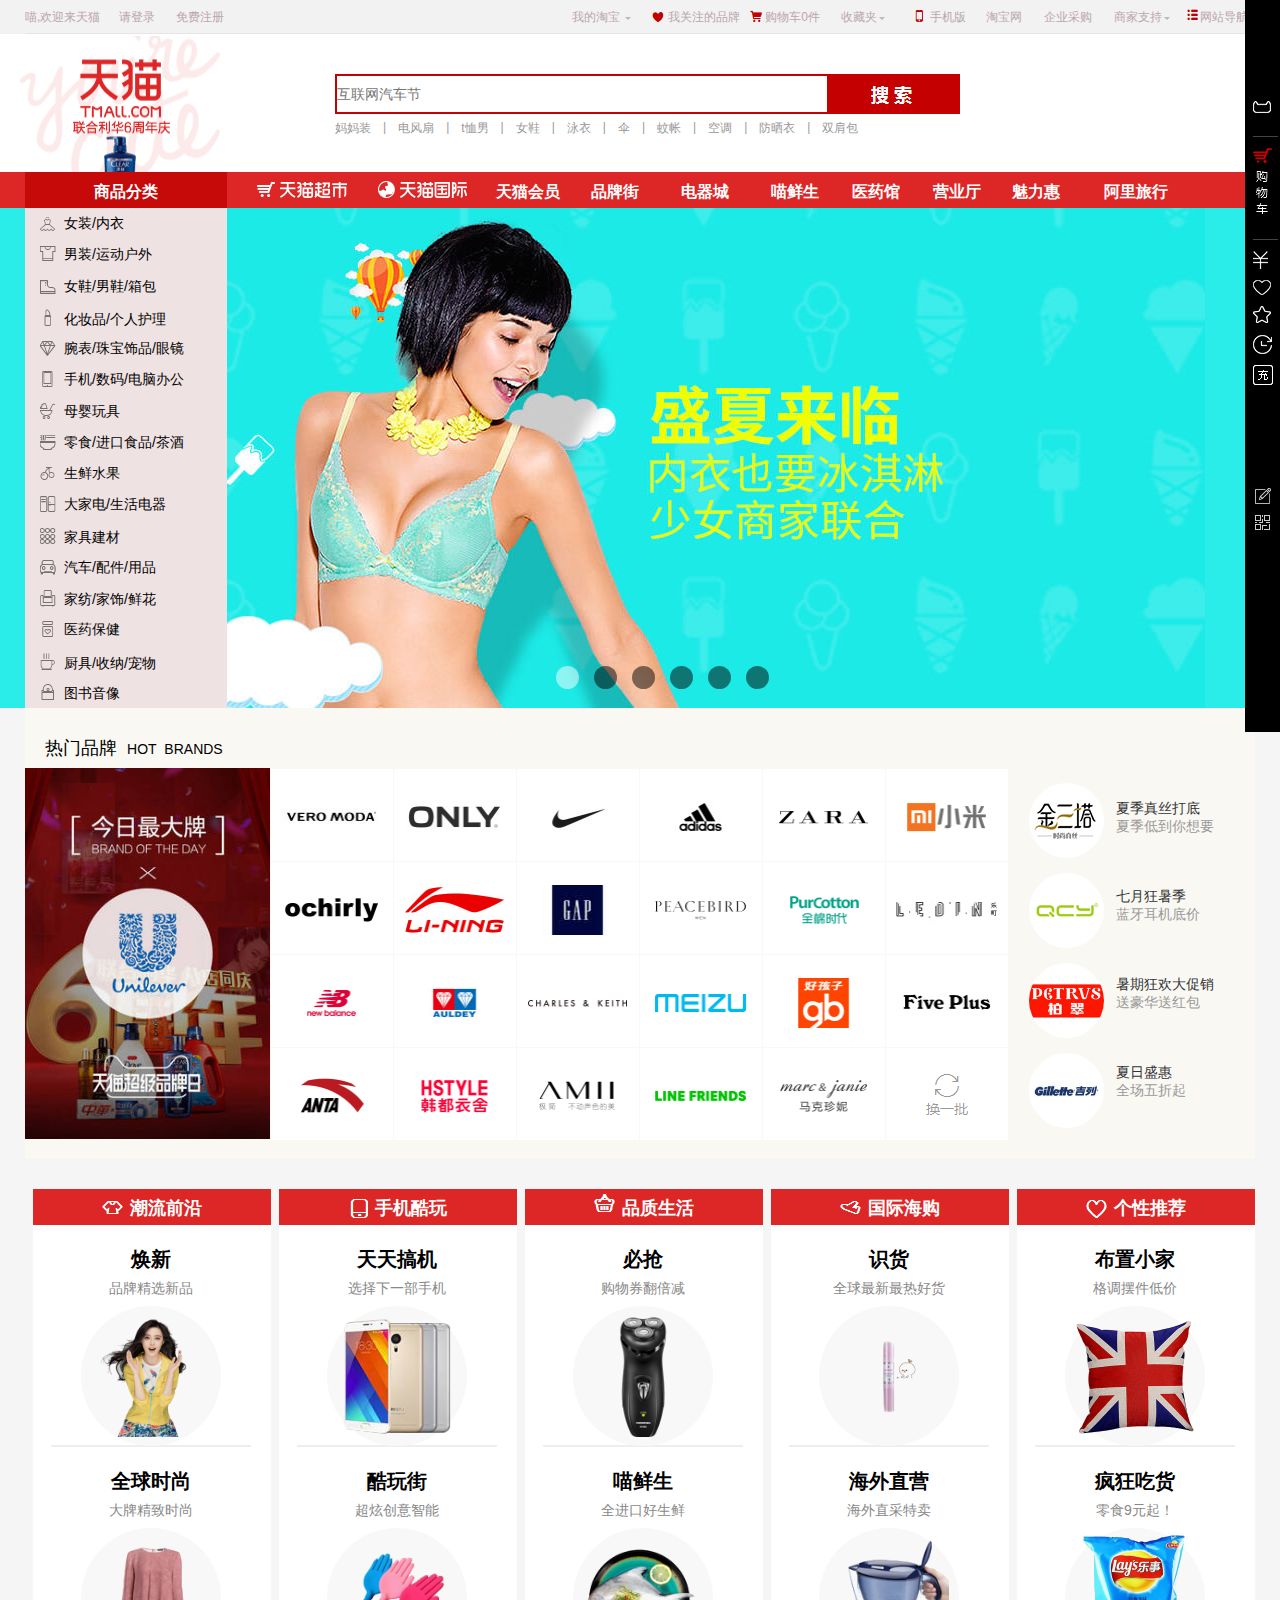
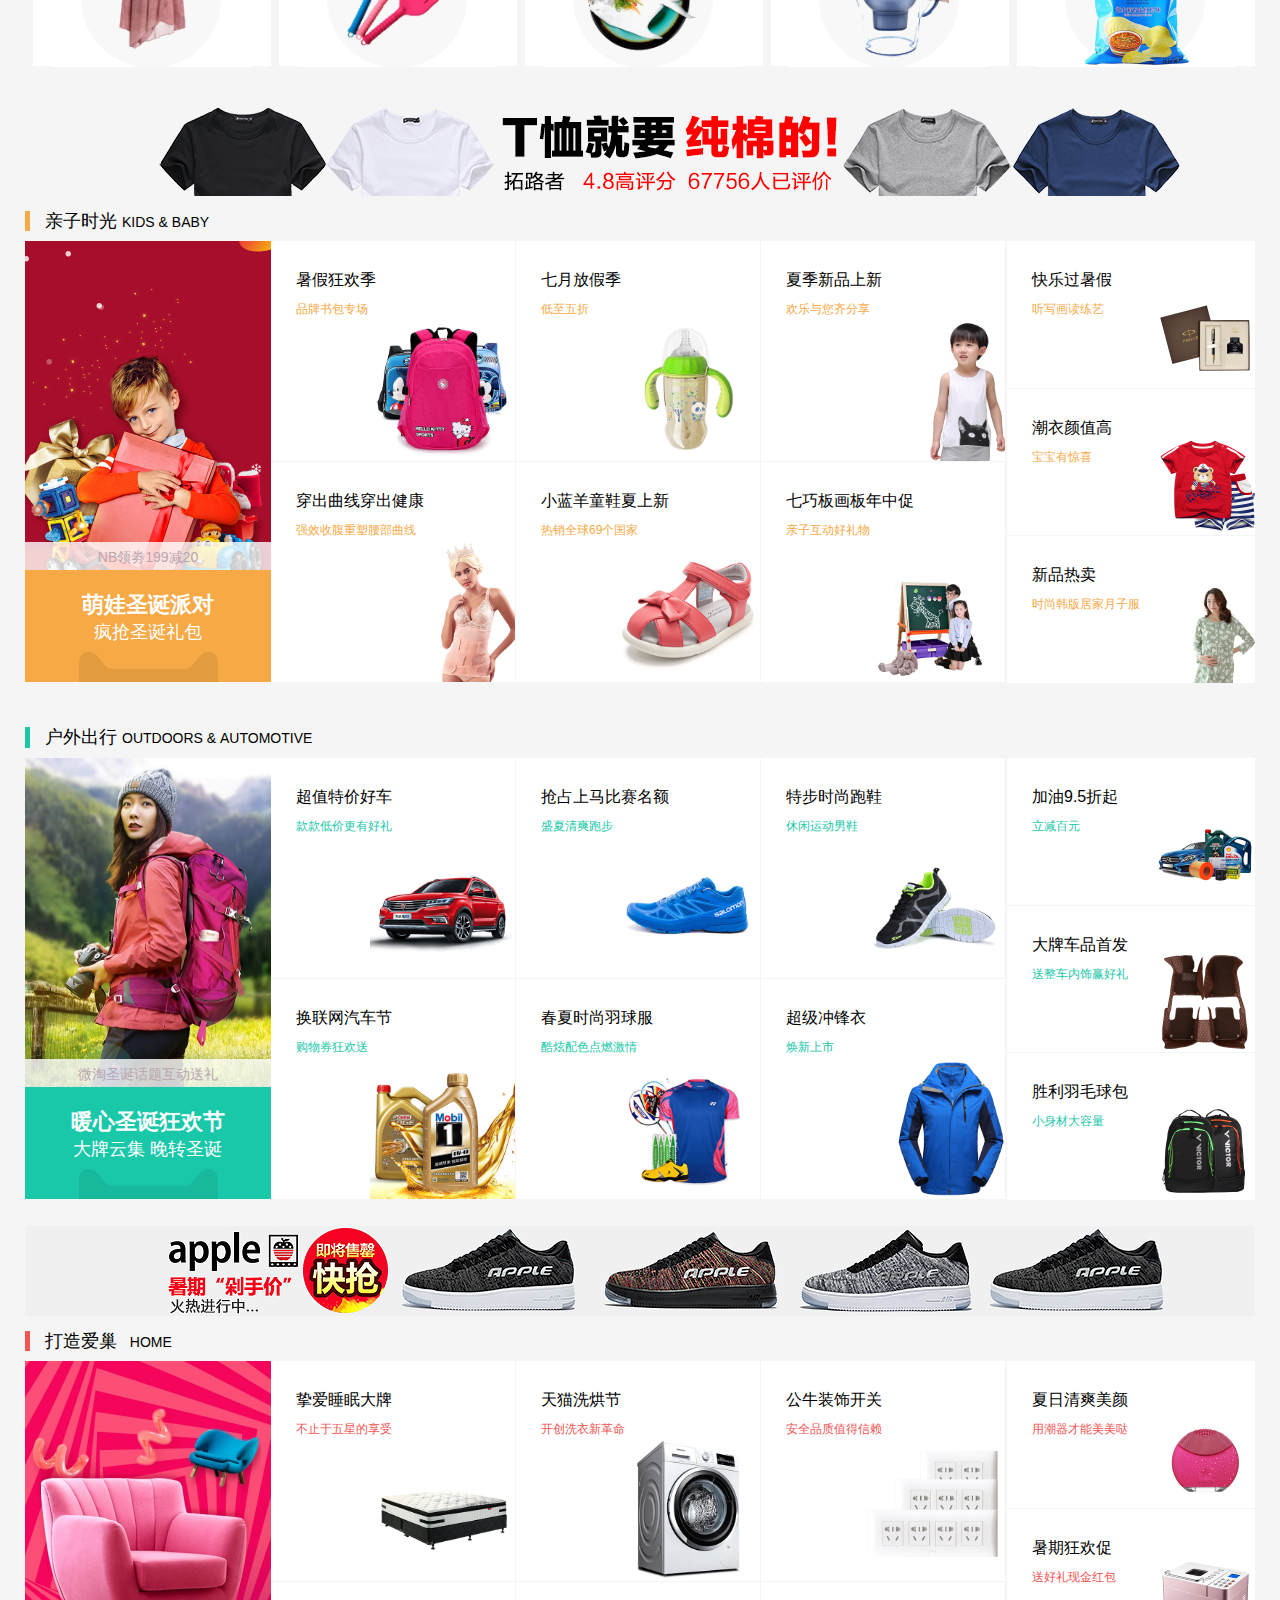
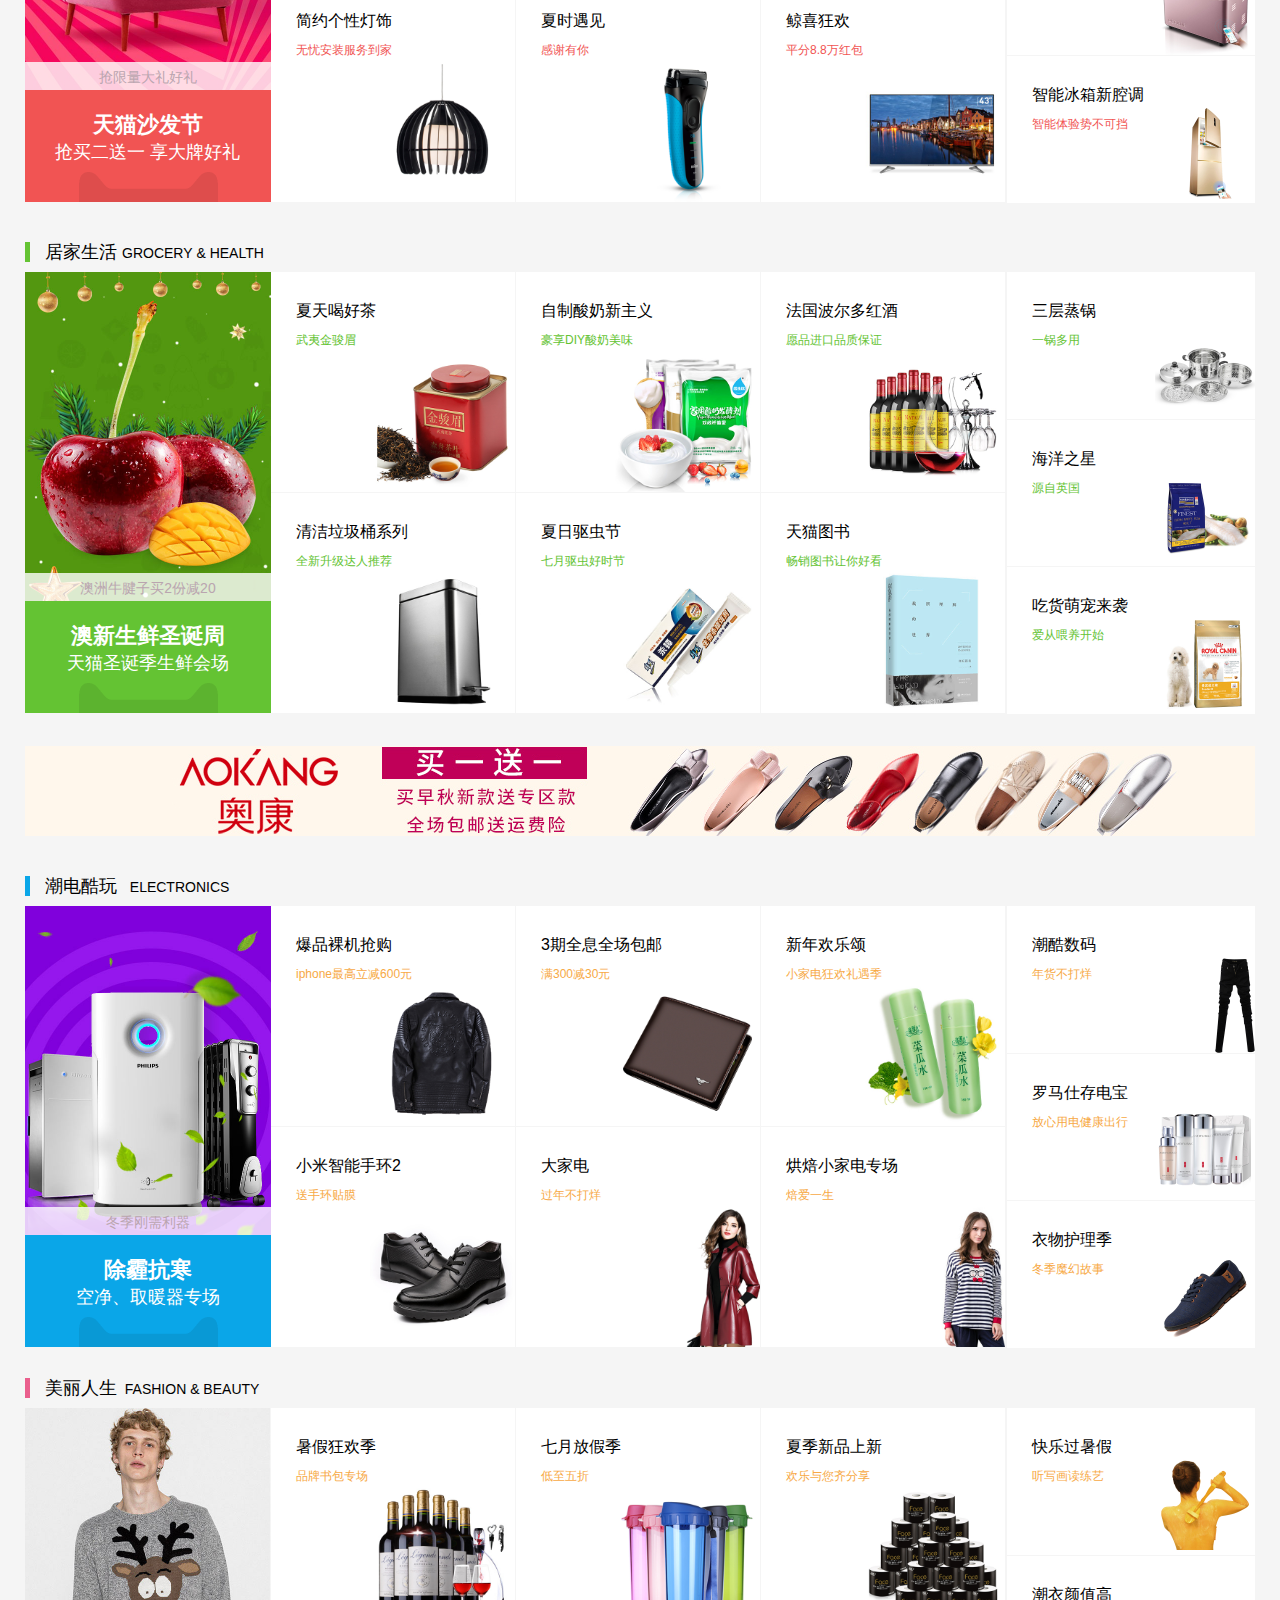
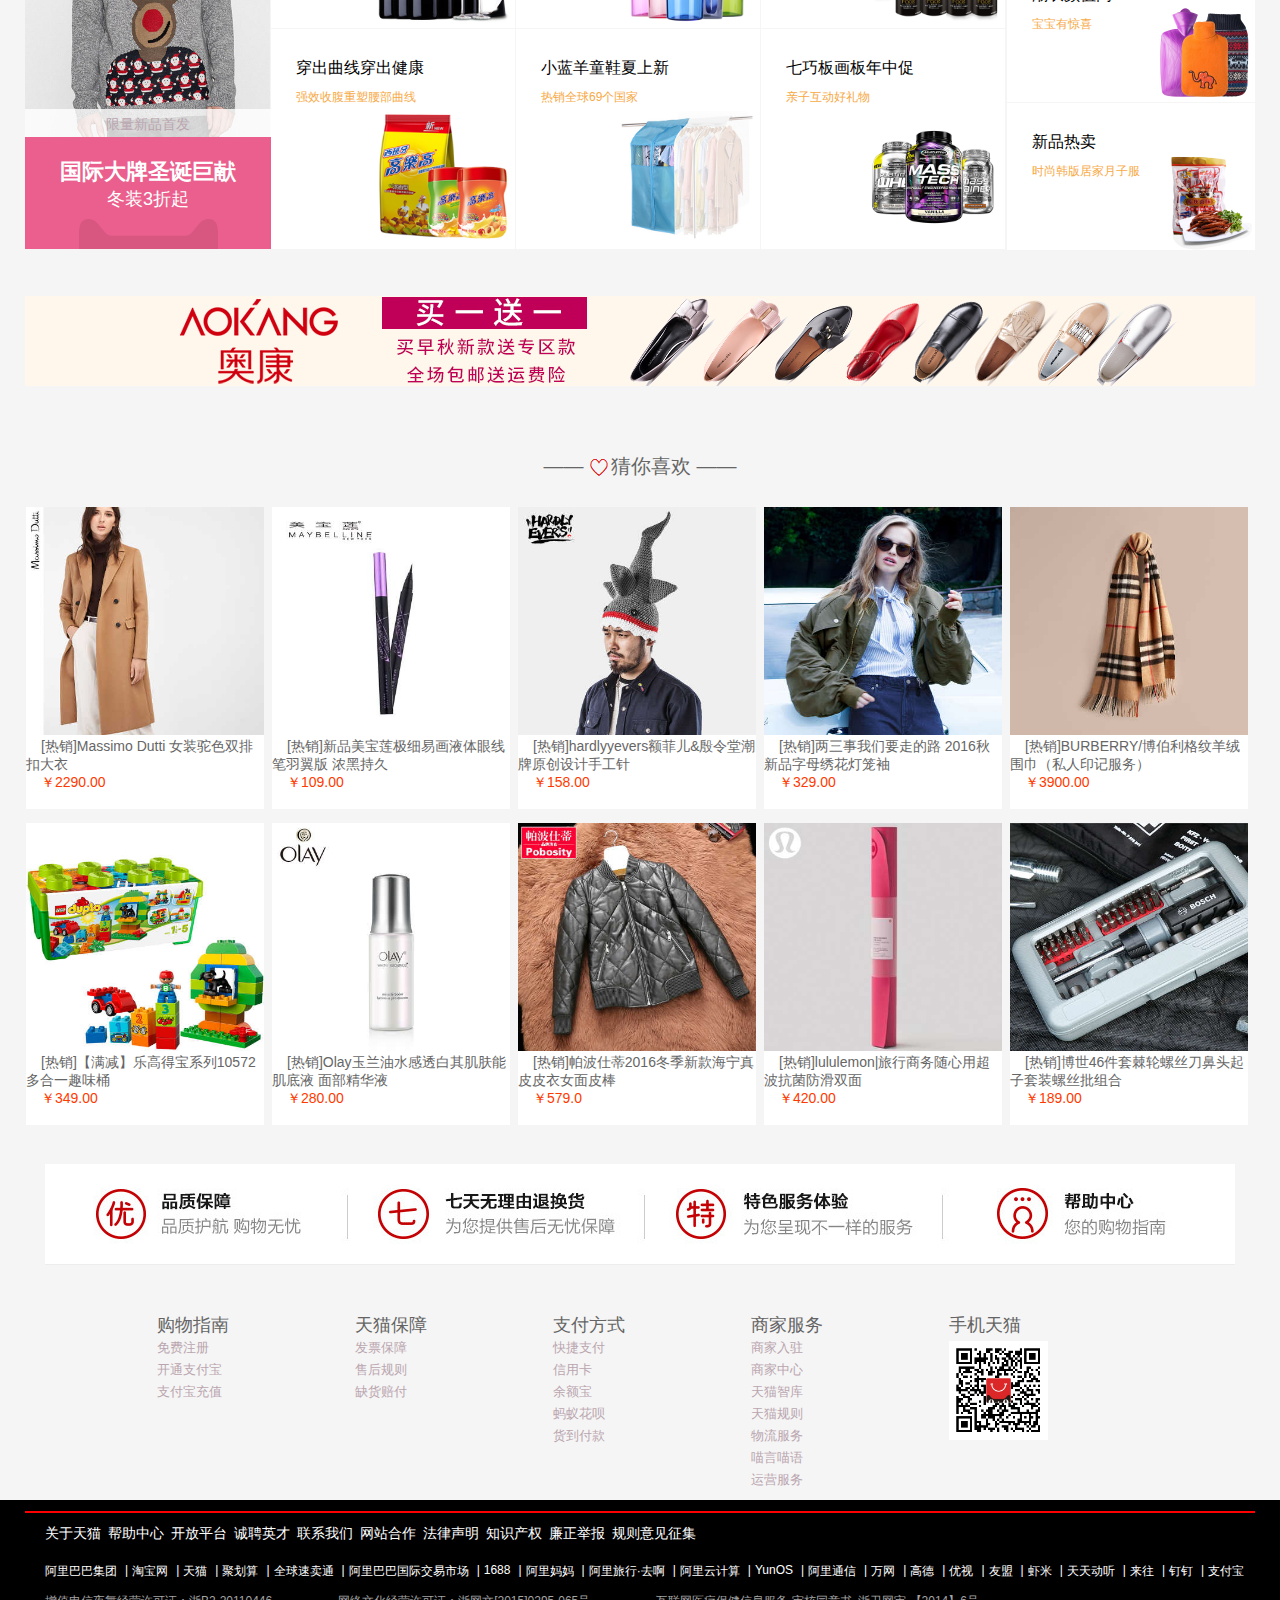
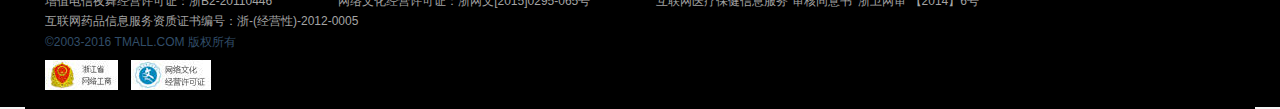
<file: 新建文件夹 (14)/tianmao/index.html>
<!DOCTYPE HTML PUBLIC "-//W3C//DTD HTML 4.01//EN" "http://www.w3.org/TR/html4/strict.dtd">
<html lang="en">
<head>
	<meta http-equiv="Content-Type" content="text/html;charset=UTF-8">
	<title>天猫官网</title>
	<link rel="stylesheet" href="./CSS/index.css">
	<link rel="stylesheet" href="./CSS/public.css">
	<script src="js/function.js"></script>
	<script src="js/animate.js"></script>
	<script src="js/index.js"></script>
</head>
<body>

<!--导航 start-->
<div class="topnav">
	<div class="gundong">
			<div class="gundongbox">
				<div class="tianmao"><img src="images/images/1.gif" alt="">&nbsp;<img src="images/images/2.png" alt="">
			    </div>
			    <div class="tianmaosousuo"><form><input class="tianmaosousuokuang" type="text" name="username1" placeholder="天猫&nbsp;国际&nbsp; 原装&nbsp;进口全世界"></form>
	            </div>
	            <li class="tianmaosousuobtn">
	            	<a href="#"><img src="images/搜索_03.png" class="logoright6"></a>
	            </li>
		</div>
	</div>

	<div class="navtopbox">
		<div class="navtop">
			<ul>
				<li class="navtopli1">喵,欢迎来天猫</li>
				<li class="navtopli2"><a href="#">请登录</a></li>
				<li><a href="#">免费注册</a></li>
			</ul>
			<ul>
				<li class="navtopli3">
					<a href="#">我的淘宝</a>
					<div class="mytmall">
						<a >已买到的宝贝</a>
						<a >已卖出的宝贝</a>
					</div>
				</li>
			<li class="mytmalljt"><img src="./images/xiala.png" alt=""></li>
			<li class="navtopli4"><img src="./images/heart.png" alt=""></li>
			<li><a href="#">我关注的品牌</a></li>
			<li class="navtopli5"><img src="./images/shopping.png" alt=""></li>
			<li><a href="#">购物车0件</a></li>
			<li class="navtopli6">
				<a href="#">收藏夹</a>
					<div class="shoucangjia">
						<a >收藏的宝贝</a>
						<a >收藏的店铺</a>
					</div>

				</li>
			<li class="shoucangjiajt">
				<img src="./images/xiala.png" alt="">
			</li>
			<li class="navtopli7">
				<img src="./images/phone.png" alt="">
			</li>
			<li class="shoujibanbox">
				<a href="#">手机版</a>	
				<div class="shoujiban">

				</div>					
				<div class="shoujibanimgbox">
						<div class="shoujibanimg">
							
						</div>
						<p>
							
						</p>
				</div>
			</li>
			<li class="navtopli8"><a href="#">淘宝网</li>
			<li class="navtopli9"><a href="#">企业采购</a></li>
			<li class="navtopli10">
				<a href="#">商家支持</a>
				<div class="shangjiazhichi">
					<ul>
						<li>
							<p>商家：</p>
							<a href="">商家中心</a>
							<a href="">商家入驻</a>
							<a href="">运营服务</a>
							<a href="">商家品控</a>
							<a href="">商家工具</a>
							<a href="">商家规则</a>
							<a href="">天猫智库</a>
							<a href="">喵言喵语</a>
						</li>
						<li style="width:112px;">
							<p>帮助：</p>
							<a href="">帮助中心</a>
							<a href="">管家帮助</a>
						</li>
					</ul>
				</div>
			</li>

			<li class="navtopli11"><img src="./images/xiala.png" alt=""></li>
			<li  class="navtopli12">
				<img src="./images/menu.png" alt="">
			</li>
			<li  class="navtopli13">
				<a href="#">网站导航</a>
				<div class="wangzhandaohang">
					<div class="wangzhandaohangbox1">
						<h2>热点推荐 HOT</h2>
						<ul>
							<li><a href="">天猫超市</a></li>
							<li><a href="">喵先生<i class="ii"></i></a></li>
							<li><a href="">科技新品<i class="iii"></i></a></li>
							<li><a href="">女装新品<i class="ii"></i></a></li>
							<li><a href="">酷玩街</a></li>
							<li><a href="">内衣新品</a></li>
							<li><a href="">试美妆<i class="ii"></i></a></li>
							<li><a href="">运动新品</a></li>
							<li><a href="">时尚先生<i class="ii"></i></a></li>
							<li><a href="">精明妈咪	</a></li>
							<li><a href="">吃乐汇</a></li>
							<li><a href="">企业采购</a></li>
						</ul>
					</div>
					<div class="wangzhandaohangbox2">
						<h2>行业市场 Market</h2>
						<ul>
							<li><a href="">美妆</a></li>
							<li><a href="">电器</a></li>
							<li><a href="">女装<i class="iii"></i></a></li>
							<li><a href="">男装<i class="ii"></i></a></li>
							<li><a href="">女鞋</a></li>
							<li><a href="">男鞋</a></li>
							<li><a href="">内衣<i class="ii"></i></a></li>
							<li><a href="">箱包</a></li>
							<li><a href="">运动<i class="ii"></i></a></li>
							<li><a href="">母婴<i class="iii"></i></a></li>
							<li><a href="">家装</a></li>
						</ul>
					</div>
					<div class="wangzhandaohangbox4">
						<h2>帮助指南 Help</h2>
						<ul><li><a href="">帮助中心</a></li>
						<li><a href="">品质保障</a></li>
						<li><a href="">特色服务</a></li>
						<li><a href="">七天退换货</a></li></ul>
					</div>
				</div>
			</li>
			<li class="wangzhandaohangjiantou"><img src="./images/xiala.png" alt=""></li>
		</ul>
		</div>
		<!--导航 end-->
		<!--logo导航 start-->
		<div class="logo1">
			<div class="logologo">
<div class="logo">
         <img src="./images/tianmao.gif" class="logo_left"></li>
    <div class="logo_right">
        <ul>
		 <li class="logoright1">
			<form>
				<input class="logoright2" type="text" name="username1" placeholder="互联网汽车节">
			</form>
		</li>
	    <li class="logoright3"><a href="#"><img src="images/搜索_03.png" class="logoright6"></a></li>
		</ul>
	<ul>
		<li class="logoright4"><a href="#"><span>妈妈装</span></a></li>
		<li class="logoright4"><a href="#"><span>|</span></a></li>
		<li class="logoright4"><a href="#"><span class="logoright5">电风扇</span></a></li>
		<li class="logoright4"><a href="#"><span>|</span></a></li>
		<li class="logoright4"><a href="#"><span>t恤男</span></a></li>
		<li class="logoright4"><a href="#"><span>|</span></a></li>
		<li class="logoright4"><a href="#"><span class="logoright5">女鞋</span></a></li>
		<li class="logoright4"><a href="#"><span>|</span></a></li>
		<li class="logoright4"><a href="#"><span>泳衣</span></a></li>
		<li class="logoright4"><a href="#"><span>|</span></a></li>
		<li class="logoright4"><a href="#"><span>伞</span></a></li>
		<li class="logoright4"><a href="#"><span>|</span></a></li>
		<li class="logoright4"><a href="#"><span class="logoright5">蚊帐</span></a></li>
		<li class="logoright4"><a href="#"><span>|</span></a></li>
		<li class="logoright4"><a href="#"><span>空调</span></a></li>
		<li class="logoright4"><a href="#"><span>|</span></a></li>
		<li class="logoright4"><a href="#"><span class="logoright5">防晒衣</span></a></li>
		<li class="logoright4"><a href="#"><span>|</span></a></li>
		<li class="logoright4"><a href="#"><span>双肩包</span></a></li>
	</ul>
    </div>
</div>
</div>
	</div>
	</div>
	</div>
		<!--banner start-->
	
	<div class="bannerbox">
		<div class="banner">

			<div class="banner-top">
				<ul>
				
				<li class="banner-topli1">商品分类</li>

				<li class="jianguan">
					<a href="#">
						<img  src="./images/超市.png" alt="" class="banner1">
					<div class="bianli">
						<img style="width:40px;height:15px" src="./images/123123.png" alt="">
					</div>
					</a>				

				</li>
				
				<li class="jianguan">
					<a href="#">
						<img src="./images/国际.png" alt="">
						<div class="bianli bianli1">
						<img style="width:40px;height:15px" src="./images/123123.png" alt="">
					</div>
					</a>

				</li>

				<li class="banner2 jianguan">
					<a href="#">
						天猫会员
						<div class="bianli bianli2">
							<img style="width:40px;height:15px" src="./images/123123.png" alt="">
						</div>
					</a>					
				</li>
				<li class="jianguan banner6">
					<a href="#">品牌街<a class="bianli bianli3">
						<img style="width:40px;height:15px" src="./images/123123.png" alt="">
					</a></a>
					
				</li>
				<li class="banner3 jianguan">
					<a href="#">电器城<a class="bianli bianli4">
						<img style="width:40px;height:15px" src="./images/123123.png" alt="">
					</a>	</a>
					
				</li>
				<li class="jianguan banner7">
					<a href="#">喵鲜生<a class="bianli bianli5" >
						<img style="width:40px;height:15px" src="./images/123123.png" alt="">
					</a></a>
					
				</li>
				<li class="banner4 jianguan">
					<a href="#">医药馆<a class="bianli bianli6" >
						<img style="width:40px;height:15px" src="./images/123123.png" alt="">
					</a></a>
					
				</li>
				<li class="jianguan banner8">
					<a href="#">营业厅<a class="bianli bianli7">
						<img style="width:40px;height:15px" src="./images/123123.png" alt="">
					</a></a>
					
				</li>
				<li class="banner5 jianguan">
					<a href="#">魅力惠<a class="bianli bianli8">
						<img style="width:40px;height:15px" src="./images/123123.png" alt="">
					</a></a>
					
				</li>
				<li class="jianguan banner9">
					<a href="#">阿里旅行<a class="bianli bianli9">
					<img style="width:40px;height:15px" src="./images/123123.png" alt="">
				</a>
			</a>
					
				</li>
			</div>
				<div class="banner-body">
					<div id="box">
					<div class="bigbox">
				<a href="#" style="opacity:1"><img src="images/3.jpg" alt=""></a>
				<a href="#"><img src="images/4.jpg" alt=""></a>
				<a href="#"><img src="images/5.jpg" alt=""></a>
				<a href="#"><img src="images/6.jpg" alt=""></a>
				<a href="#"><img src="images/7.jpg" alt=""></a>
				<a href="#"><img src="images/8.jpg" alt=""></a>
			       </div>
					<div class="banner-left">
					<ul>
						<li><img src="./images/fenlei_03.png" alt=""><a href="#">女装/内衣</a></li>
						<li><img src="./images/fenlei_06.png" alt=""><a href="#">男装/运动户外</a></li>
						<li><img src="./images/fenlei_08.png" alt=""><a href="#">女鞋/男鞋/箱包</a></li>
						<li><img src="./images/fenlei_10.png" alt=""><a href="#">化妆品/个人护理</a></li>
						<li><img src="./images/fenlei_12.png" alt=""><a href="#">腕表/珠宝饰品/眼镜</a></li>
						<li><img src="./images/fenlei_14.png" alt=""><a href="#">手机/数码/电脑办公</a></li>
						<li><img src="./images/fenlei_16.png" alt=""><a href="#">母婴玩具</a></li>
						<li><img src="./images/fenlei_18.png" alt=""><a href="#">零食/进口食品/茶酒</a></li>
						<li><img src="./images/fenlei_20.png" alt=""><a href="#">生鲜水果</a></li>
						<li><img src="./images/fenlei_22.png" alt=""><a href="#">大家电/生活电器</a></li>
						<li><img src="./images/fenlei_24.png" alt=""><a href="#">家具建材</a></li>
						<li><img src="./images/fenlei_26.png" alt=""><a href="#">汽车/配件/用品</a></li>
						<li><img src="./images/fenlei_28.png" alt=""><a href="#">家纺/家饰/鲜花</a></li>
						<li><img src="./images/fenlei_30.png" alt=""><a href="#">医药保健</a></li>
						<li><img src="./images/fenlei_32.png" alt=""><a href="#">厨具/收纳/宠物</a></li>
						<li><img src="./images/fenlei_34.png" alt=""><a href="#">图书音像</a></li>
					</ul>
				</div>
				<div class="xuanxiangkabox">
					<div class="xuanxiangka">
						<div class="xuanxiangkadiyipai">
							<div class="xuanxiangkatext">
								当季流行&gt;
							</div>
							<div class="xuanxiangkaxiaozi">
								<a href="#" class="xiaozi" style="color:#E54077;">型动女装</a>
								<a href="#" class="xiaozi" style="color:#E54077;">女士新品</a>
								<a href="#" class="xiaozi">短袖T恤</a>
								<a href="#" class="xiaozi" style="color:#E54077;">时尚套装</a>
								<a href="#" class="xiaozi">女装商城同款</a>
								<a href="#" class="xiaozi" style="color:#E54077;">内衣夏季新品</a>
								<a href="#" class="xiaozi" style="color:#E54077;">内衣商场同款</a>
								<a href="#" class="xiaozi" >睡衣套装</a>
								<a href="#" class="xiaozi">情侣家居服</a>
								<a href="#" class="xiaozi">丝袜</a>
								<div class="diwen"></div>
							</div>
						</div>
					<div class="xuanxiangkadiyipai">
							<div class="xuanxiangkatext" style="margin-top:10px;">
								精选上装&gt;
							</div>
							<div class="xuanxiangkaxiaozi"style="margin-top:10px;">
								<a href="#" class="xiaozi" style="color:#E54077;">羽绒服</a>
								<a href="#" class="xiaozi" style="color:#E54077;">毛呢外套</a>
								<a href="#" class="xiaozi">毛衣</a>
								<a href="#" class="xiaozi" style="color:#E54077;">针织衫</a>
								<a href="#" class="xiaozi">衬衫</a>
								<a href="#" class="xiaozi" style="color:#E54077;">风衣</a>
								<a href="#" class="xiaozi" style="color:#E54077;">短外套</a>
								<a href="#" class="xiaozi" >卫衣</a>
								<a href="#" class="xiaozi">小西装</a>
								<div class="diwen" style="left: 130px;top: 115px;border-bottom: 1px dashed rgba(0, 0, 0, 0.3);"></div>
							</div>
						</div>	
					<div class="xuanxiangkadiyipai">
							<div class="xuanxiangkatext" style="margin-top:10px;">
								浪漫裙装&gt;
							</div>
							<div class="xuanxiangkaxiaozi"style="margin-top:10px;">
								<a href="#" class="xiaozi" style="color:#E54077;">连衣裙</a>
								<a href="#" class="xiaozi" style="color:#E54077;">蕾丝连衣裙</a>
								<a href="#" class="xiaozi">印花连衣裙</a>
								<a href="#" class="xiaozi" style="color:#E54077;">真丝连衣裙</a>
								<a href="#" class="xiaozi">半身裙</a>
								<a href="#" class="xiaozi" style="color:#E54077;">背心裙</a>
								<a href="#" class="xiaozi" style="color:#E54077;">a字裙</a>
								<a href="#" class="xiaozi" >棉麻连衣裙</a>
								<a href="#" class="xiaozi">蕾丝半身裙</a>
								<a href="#" class="xiaozi">包臀裙</a>
								<div class="diwen" style="left: 130px;top: 170px;border-bottom: 1px dashed rgba(0, 0, 0, 0.3);"></div>
							</div>
						</div>	
					<div class="xuanxiangkadiyipai">
							<div class="xuanxiangkatext" style="margin-top:10px;">
								女士下装&gt;
							</div>
							<div class="xuanxiangkaxiaozi"style="margin-top:10px;">
								<a href="#" class="xiaozi" style="color:#E54077;">牛仔裤</a>
								<a href="#" class="xiaozi" style="color:#E54077;">休闲裤</a>
								<a href="#" class="xiaozi">哈伦裤</a>
								<a href="#" class="xiaozi" style="color:#E54077;">背带裤</a>
								<a href="#" class="xiaozi">小脚裤</a>
								<a href="#" class="xiaozi" style="color:#E54077;">西装裤</a>
								<a href="#" class="xiaozi" style="color:#E54077;">打底裤</a>
								<a href="#" class="xiaozi" >阔脚裤</a>
								<a href="#" class="xiaozi">短裤</a>
								<div class="diwen" style="left: 130px;top: 225px;border-bottom: 1px dashed rgba(0, 0, 0, 0.3);"></div>
							</div>
						</div>	
						<div class="xuanxiangkadiyipai">
							<div class="xuanxiangkatext" style="margin-top:10px;">
								特色女装&gt;
							</div>
							<div class="xuanxiangkaxiaozi"style="margin-top:10px;">
								<a href="#" class="xiaozi" style="color:#E54077;">时尚气质套餐</a>
								<a href="#" class="xiaozi" style="color:#E54077;">休闲运动套装</a>
								<a href="#" class="xiaozi">精选妈妈装</a>
								<a href="#" class="xiaozi" style="color:#E54077;">大码女装</a>
								<a href="#" class="xiaozi">职业套装</a>
								<a href="#" class="xiaozi" style="color:#E54077;">优雅旗袍</a>
								<a href="#" class="xiaozi" style="color:#E54077;">精致礼服</a>
								<a href="#" class="xiaozi" >婚纱</a>
								<a href="#" class="xiaozi">唐装</a>
								<a href="#" class="xiaozi">小马女装</a>
								<div class="diwen" style="left: 130px;top: 280px;border-bottom: 1px dashed rgba(0, 0, 0, 0.3);"></div>
							</div>
						</div>	
							<div class="xuanxiangkadiyipai">
							<div class="xuanxiangkatext" style="margin-top:10px;">
								保暖基础&gt;
							</div>
							<div class="xuanxiangkaxiaozi"style="margin-top:10px;">
								<a href="#" class="xiaozi" style="color:#E54077;">男士保暖</a>
								<a href="#" class="xiaozi" style="color:#E54077;">女士保暖</a>
								<a href="#" class="xiaozi">保暖加厚加绒</a>
								<a href="#" class="xiaozi" style="color:#E54077;">男士内裤</a>
								<a href="#" class="xiaozi">女士内裤</a>
								<a href="#" class="xiaozi" style="color:#E54077;">吊带背心</a>
								<div class="diwen" style="left: 130px;top: 334px;border-bottom: 1px dashed rgba(0, 0, 0, 0.3);"></div>
							</div>
						</div>	
							<div class="xuanxiangkadiyipai">
							<div class="xuanxiangkatext" style="margin-top:10px;">
								家居服&gt;
							</div>
							<div class="xuanxiangkaxiaozi"style="margin-top:10px;">
								<a href="#" class="xiaozi" style="color:#E54077;">睡衣</a>
								<a href="#" class="xiaozi" style="color:#E54077;">睡衣秋款</a>
								<a href="#" class="xiaozi">睡衣冬款</a>
								<a href="#" class="xiaozi" style="color:#E54077;">珊瑚绒睡衣</a>
								<a href="#" class="xiaozi">情侣睡衣</a>
								<a href="#" class="xiaozi" style="color:#E54077;">男士睡衣</a>
								<div class="diwen" style="left: 130px;top: 388px;border-bottom: 1px dashed rgba(0, 0, 0, 0.3);"></div>
							</div>
						</div>
					</div>   
					<div class="xuanxiangkatupian">
					    	<a class="tupianhehe" href="#"><img src="images/1 (1).jpg" alt=""></a>
					    	<a class="tupianhehe" href="#"><img src="images/1 (2).jpg" alt=""></a>
					    	<a class="tupianhehe" href="#"><img src="images/1 (3).jpg" alt=""></a>
					    	<a class="tupianhehe" href="#"><img src="images/1 (4).jpg" alt=""></a>
					    	<a class="tupianhehe" href="#"><img src="images/1 (5).jpg" alt=""></a>
					    	<a class="tupianhehe" href="#"><img src="images/1 (6).jpg" alt=""></a>
					    	<a class="tupianhehe" href="#"><img src="images/1 (7).jpg" alt=""></a>
					    	<a class="tupianhehe" href="#"><img src="images/1 (8).jpg" alt=""></a>
					    	<a class="tupianhehe" href="#"><img src="images/1 (9).jpg" alt=""></a>
					    	<a class="tupianhehe" href="#"><img src="images/1 (10).jpg" alt=""></a>
					    	<a class="tupianhehe" href="#"><img src="images/1 (11).jpg" alt=""></a>
					    	<a class="tupianhehe" href="#"><img src="images/1 (12).jpg" alt=""></a>
					    	<a class="tupianhehe" href="#"><img src="images/1 (13).jpg" alt=""></a>
					    	<a class="tupianhehe" href="#"><img src="images/1 (14).jpg" alt=""></a>
					    	<a class="tupianhehe" href="#"><img src="images/1 (15).jpg" alt=""></a>
					    	<a class="tupianhehe" href="#"><img src="images/1 (16).jpg" alt=""></a>
					    </div>
				</div>
				<div class="xuanxiangkabox">
					<div class="xuanxiangka">
						<div class="xuanxiangkadiyipai">
							<div class="xuanxiangkatext">
								当季流行&gt;
							</div>
							<div class="xuanxiangkaxiaozi">
								<a href="#" class="xiaozi" style="color:#E54077;">新品推荐</a>
								<a href="#" class="xiaozi" style="color:#E54077;">商场同款</a>
								<a href="#" class="xiaozi">时尚羽绒</a>
								<a href="#" class="xiaozi" style="color:#E54077;">毛呢大衣</a>
								<a href="#" class="xiaozi">温暖羊毛</a>
								<a href="#" class="xiaozi" style="color:#E54077;">修身夹克</a>
								<a href="#" class="xiaozi" style="color:#E54077;">牛仔夹克</a>
								<a href="#" class="xiaozi" >西装</a>
								<a href="#" class="xiaozi">潮流卫衣</a>
								<a href="#" class="xiaozi">束脚裤</a>
								<div class="diwen"></div>
							</div>
						</div>
					<div class="xuanxiangkadiyipai">
							<div class="xuanxiangkatext" style="margin-top:10px;">
								男士外套&gt;
							</div>
							<div class="xuanxiangkaxiaozi"style="margin-top:10px;">
								<a href="#" class="xiaozi" style="color:#E54077;">羽绒度</a>
								<a href="#" class="xiaozi" style="color:#E54077;">棉衣</a>
								<a href="#" class="xiaozi">大衣</a>
								<a href="#" class="xiaozi" style="color:#E54077;">风衣</a>
								<a href="#" class="xiaozi">夹克</a>
								<a href="#" class="xiaozi" style="color:#E54077;">单西</a>
								<a href="#" class="xiaozi" style="color:#E54077;">西服套装</a>
								<a href="#" class="xiaozi" >卫衣</a>
								<a href="#" class="xiaozi">小西装</a>
								<div class="diwen" style="left: 130px;top: 115px;border-bottom: 1px dashed rgba(0, 0, 0, 0.3);"></div>
							</div>
						</div>	
					<div class="xuanxiangkadiyipai">
							<div class="xuanxiangkatext" style="margin-top:10px;">
								男士内搭&gt;
							</div>
							<div class="xuanxiangkaxiaozi"style="margin-top:10px;">
								<a href="#" class="xiaozi" style="color:#E54077;">衬衫</a>
								<a href="#" class="xiaozi" style="color:#E54077;">长袖T恤</a>
								<a href="#" class="xiaozi">卫衣</a>
								<a href="#" class="xiaozi" style="color:#E54077;">针织衣</a>
								<a href="#" class="xiaozi">背心</a>
								<a href="#" class="xiaozi" style="color:#E54077;">短袖T恤</a>
								<a href="#" class="xiaozi" style="color:#E54077;">POLO衫</a>
								<div class="diwen" style="left: 130px;top: 170px;border-bottom: 1px dashed rgba(0, 0, 0, 0.3);"></div>
							</div>
						</div>	
					<div class="xuanxiangkadiyipai">
							<div class="xuanxiangkatext" style="margin-top:10px;">
								男士裤装&gt;
							</div>
							<div class="xuanxiangkaxiaozi"style="margin-top:10px;">
								<a href="#" class="xiaozi" style="color:#E54077;">休闲裤</a>
								<a href="#" class="xiaozi" style="color:#E54077;">九分裤</a>
								<a href="#" class="xiaozi">哈伦裤</a>
								<a href="#" class="xiaozi" style="color:#E54077;">背带裤</a>
								<a href="#" class="xiaozi">小脚裤</a>
								<a href="#" class="xiaozi" style="color:#E54077;">西装裤</a>
								<a href="#" class="xiaozi" style="color:#E54077;">打底裤</a>
								<a href="#" class="xiaozi" >阔脚裤</a>
								<a href="#" class="xiaozi">短裤</a>
								<div class="diwen" style="left: 130px;top: 225px;border-bottom: 1px dashed rgba(0, 0, 0, 0.3);"></div>
							</div>
						</div>	
						<div class="xuanxiangkadiyipai">
							<div class="xuanxiangkatext" style="margin-top:10px;">
								特色男装&gt;
							</div>
							<div class="xuanxiangkaxiaozi"style="margin-top:10px;">
								<a href="#" class="xiaozi" style="color:#E54077;">潮牌</a>
								<a href="#" class="xiaozi" style="color:#E54077;">中老年</a>
								<a href="#" class="xiaozi">加大码</a>
								<a href="#" class="xiaozi" style="color:#E54077;">职业装</a>
								<a href="#" class="xiaozi">中国风</a>
								<a href="#" class="xiaozi" style="color:#E54077;">情侣装</a>
								<div class="diwen" style="left: 130px;top: 280px;border-bottom: 1px dashed rgba(0, 0, 0, 0.3);"></div>
							</div>
						</div>	
							<div class="xuanxiangkadiyipai">
							<div class="xuanxiangkatext" style="margin-top:10px;">
								运动鞋&gt;
							</div>
							<div class="xuanxiangkaxiaozi"style="margin-top:10px;">
								<a href="#" class="xiaozi" style="color:#E54077;">跑步鞋</a>
								<a href="#" class="xiaozi" style="color:#E54077;">运动鞋</a>
								<a href="#" class="xiaozi">板鞋</a>
								<a href="#" class="xiaozi" style="color:#E54077;">休闲鞋</a>
								<a href="#" class="xiaozi">篮球鞋</a>
								<a href="#" class="xiaozi" style="color:#E54077;">足球鞋</a>
								<div class="diwen" style="left: 130px;top: 334px;border-bottom: 1px dashed rgba(0, 0, 0, 0.3);"></div>
							</div>
						</div>	
							<div class="xuanxiangkadiyipai">
							<div class="xuanxiangkatext" style="margin-top:10px;">
								运动服&gt;
							</div>
							<div class="xuanxiangkaxiaozi"style="margin-top:10px;">
								<a href="#" class="xiaozi" style="color:#E54077;">运动裤</a>
								<a href="#" class="xiaozi" style="color:#E54077;">运动卫衣</a>
								<a href="#" class="xiaozi">运动套装</a>
								<a href="#" class="xiaozi" style="color:#E54077;">运动夹克</a>
								<a href="#" class="xiaozi">羽绒服</a>
								<div class="diwen" style="left: 130px;top: 388px;border-bottom: 1px dashed rgba(0, 0, 0, 0.3);"></div>
							</div>
						</div>
					</div>   
					<div class="xuanxiangkatupian">
					    	<a class="tupianhehe" href="#"><img src="images/1 (17).jpg" alt=""></a>
					    	<a class="tupianhehe" href="#"><img src="images/1 (18).jpg" alt=""></a>
					    	<a class="tupianhehe" href="#"><img src="images/1 (19).jpg" alt=""></a>
					    	<a class="tupianhehe" href="#"><img src="images/1 (20).jpg" alt=""></a>
					    	<a class="tupianhehe" href="#"><img src="images/1 (21).jpg" alt=""></a>
					    	<a class="tupianhehe" href="#"><img src="images/1 (22).jpg" alt=""></a>
					    	<a class="tupianhehe" href="#"><img src="images/1 (23).jpg" alt=""></a>
					    	<a class="tupianhehe" href="#"><img src="images/1 (24).jpg" alt=""></a>
					    	<a class="tupianhehe" href="#"><img src="images/1 (25).jpg" alt=""></a>
					    	<a class="tupianhehe" href="#"><img src="images/1 (26).jpg" alt=""></a>
					    	<a class="tupianhehe" href="#"><img src="images/1 (27).jpg" alt=""></a>
					    	<a class="tupianhehe" href="#"><img src="images/1 (28).jpg" alt=""></a>
					    	<a class="tupianhehe" href="#"><img src="images/1 (29).jpg" alt=""></a>
					    	<a class="tupianhehe" href="#"><img src="images/1 (30).jpg" alt=""></a>
					    	<a class="tupianhehe" href="#"><img src="images/1 (31).jpg" alt=""></a>
					    	<a class="tupianhehe" href="#"><img src="images/1 (32).jpg" alt=""></a>
					    </div>
				</div>
				<div class="xuanxiangkabox">
					<div class="xuanxiangka">
						<div class="xuanxiangkadiyipai">
							<div class="xuanxiangkatext">
									时装女靴&gt;
							</div>
							<div class="xuanxiangkaxiaozi">
								<a href="#" class="xiaozi" style="color:#E54077;">短靴</a>
								<a href="#" class="xiaozi" style="color:#E54077;">马丁靴</a>
								<a href="#" class="xiaozi">雪地靴</a>
								<a href="#" class="xiaozi" style="color:#E54077;">中筒靴</a>
								<a href="#" class="xiaozi">长靴</a>
								<a href="#" class="xiaozi" style="color:#E54077;">过膝靴</a>
								<a href="#" class="xiaozi" style="color:#E54077;">流苏靴</a>
								<a href="#" class="xiaozi" >时装靴</a>
								<a href="#" class="xiaozi">棉/毛靴</a>
								
								<div class="diwen"></div>
							</div>
						</div>
					<div class="xuanxiangkadiyipai">
							<div class="xuanxiangkatext" style="margin-top:10px;">
								潮流男鞋&gt;
							</div>
							<div class="xuanxiangkaxiaozi"style="margin-top:10px;">
								<a href="#" class="xiaozi" style="color:#E54077;">商场同款</a>
								<a href="#" class="xiaozi" style="color:#E54077;">休闲鞋</a>
								<a href="#" class="xiaozi">高帮鞋</a>
								<a href="#" class="xiaozi" style="color:#E54077;">靴子</a>
								<a href="#" class="xiaozi">正装皮鞋</a>
								<a href="#" class="xiaozi" style="color:#E54077;">休闲皮鞋</a>
								<a href="#" class="xiaozi" style="color:#E54077;">板鞋</a>
								<a href="#" class="xiaozi" >户外休闲</a>
								<a href="#" class="xiaozi">帆布鞋</a>
								<a href="#" class="xiaozi">乐福鞋</a>
								<a href="#" class="xiaozi">豆豆鞋</a>
								<a href="#" class="xiaozi">布洛克</a>
								<a href="#" class="xiaozi">帆船鞋</a>
								<a href="#" class="xiaozi">布鞋</a>





								<div class="diwen" style="left: 130px;top: 115px;border-bottom: 1px dashed rgba(0, 0, 0, 0.3);"></div>
							</div>
						</div>	
					<div class="xuanxiangkadiyipai">
							<div class="xuanxiangkatext" style="margin-top:10px;">
								女&nbsp&nbsp单&nbsp&nbsp鞋&gt;
							</div>
							<div class="xuanxiangkaxiaozi"style="margin-top:10px;">
								<a href="#" class="xiaozi" style="color:#E54077;">单鞋</a>
								<a href="#" class="xiaozi" style="color:#E54077;">小白鞋</a>
								<a href="#" class="xiaozi">商场同款</a>
								<a href="#" class="xiaozi" style="color:#E54077;">帆布鞋</a>
								<a href="#" class="xiaozi">深口单鞋</a>
								<a href="#" class="xiaozi" style="color:#E54077;">浅口单鞋</a>
								<a href="#" class="xiaozi" style="color:#E54077;">平底单鞋</a>
								<a href="#" class="xiaozi" >高跟单鞋</a>
								<a href="#" class="xiaozi">坡跟单鞋</a>
								<a href="#" class="xiaozi">豆豆鞋</a>
								<a href="#" class="xiaozi">乐福鞋</a>
								<a href="#" class="xiaozi">牛津鞋</a>


								<div class="diwen" style="left: 130px;top: 170px;border-bottom: 1px dashed rgba(0, 0, 0, 0.3);"></div>
							</div>
						</div>	
					<div class="xuanxiangkadiyipai">
							<div class="xuanxiangkatext" style="margin-top:10px;">
								特&nbsp&nbsp色&nbsp&nbsp鞋&gt;
							</div>
							<div class="xuanxiangkaxiaozi"style="margin-top:10px;">
								<a href="#" class="xiaozi" style="color:#E54077;">妈妈鞋</a>
								<a href="#" class="xiaozi" style="color:#E54077;">大码女鞋</a>
								<a href="#" class="xiaozi">小码女鞋</a>
								<a href="#" class="xiaozi" style="color:#E54077;">女内增高</a>
								<a href="#" class="xiaozi">男内增高</a>
								<a href="#" class="xiaozi" style="color:#E54077;">轻软风</a>
								<a href="#" class="xiaozi" style="color:#E54077;">爸爸鞋</a>
								<a href="#" class="xiaozi" >大码男鞋</a>
								<a href="#" class="xiaozi">小码男鞋</a>
								<div class="diwen" style="left: 130px;top: 225px;border-bottom: 1px dashed rgba(0, 0, 0, 0.3);"></div>
							</div>
						</div>	
						<div class="xuanxiangkadiyipai">
							<div class="xuanxiangkatext" style="margin-top:10px;">
								潮流女包&gt;
							</div>
							<div class="xuanxiangkaxiaozi"style="margin-top:10px;">
								<a href="#" class="xiaozi" style="color:#E54077;">新品推荐</a>
								<a href="#" class="xiaozi" style="color:#E54077;">商场同款</a>
								<a href="#" class="xiaozi">女士钱包</a>
								<a href="#" class="xiaozi" style="color:#E54077;">单肩包</a>
								<a href="#" class="xiaozi">斜挎包</a>
								<a href="#" class="xiaozi" style="color:#E54077;">手提包</a>
								<a href="#" class="xiaozi" style="color:#E54077;">手拿包</a>
								<a href="#" class="xiaozi" >腰包</a>
								<a href="#" class="xiaozi">胸包</a>
								<a href="#" class="xiaozi">化妆包</a>
								<div class="diwen" style="left: 130px;top: 280px;border-bottom: 1px dashed rgba(0, 0, 0, 0.3);"></div>
							</div>
						</div>	
							<div class="xuanxiangkadiyipai">
							<div class="xuanxiangkatext" style="margin-top:10px;">
								精品男包&gt;
							</div>
							<div class="xuanxiangkaxiaozi"style="margin-top:10px;">
								<a href="#" class="xiaozi" style="color:#E54077;">男士钱包</a>
								<a href="#" class="xiaozi" style="color:#E54077;">收纳包</a>
								<a href="#" class="xiaozi">胸包</a>
								<a href="#" class="xiaozi" style="color:#E54077;">手拿包</a>
								<a href="#" class="xiaozi">手提包</a>
								<a href="#" class="xiaozi" style="color:#E54077;">斜挎包</a>
								<a href="#" class="xiaozi" style="color:#E54077;">单肩包</a>
								<a href="#" class="xiaozi" style="color:#E54077;">商场同款</a>
								<a href="#" class="xiaozi" style="color:#E54077;">新品推荐</a>



								<div class="diwen" style="left: 130px;top: 334px;border-bottom: 1px dashed rgba(0, 0, 0, 0.3);"></div>
							</div>
						</div>	
							<div class="xuanxiangkadiyipai">
							<div class="xuanxiangkatext" style="margin-top:10px;">
								功能箱包&gt;
							</div>
							<div class="xuanxiangkaxiaozi"style="margin-top:10px;">
								<a href="#" class="xiaozi" style="color:#E54077;">旅行箱</a>
								<a href="#" class="xiaozi" style="color:#E54077;">万向轮箱</a>
								<a href="#" class="xiaozi">旅行袋</a>
								<a href="#" class="xiaozi" style="color:#E54077;">女士双肩包</a>
								<a href="#" class="xiaozi">男士双肩包</a>
								<a href="#" class="xiaozi" style="color:#E54077;">韩版双肩包</a>
								<a href="#" class="xiaozi" style="color:#E54077;">女士钱包</a>
								<a href="#" class="xiaozi" style="color:#E54077;">男士钱包</a>
								<a href="#" class="xiaozi" style="color:#E54077;">大容量</a>
								<a href="#" class="xiaozi" style="color:#E54077;">印花</a>




								<div class="diwen" style="left: 130px;top: 388px;border-bottom: 1px dashed rgba(0, 0, 0, 0.3);"></div>
							</div>
						</div>
					</div>   
					<div class="xuanxiangkatupian">
					    	<a class="tupianhehe" href="#"><img src="images/1 (33).jpg" alt=""></a>
					    	<a class="tupianhehe" href="#"><img src="images/1 (34).jpg" alt=""></a>
					    	<a class="tupianhehe" href="#"><img src="images/1 (35).jpg" alt=""></a>
					    	<a class="tupianhehe" href="#"><img src="images/1 (36).jpg" alt=""></a>
					    	<a class="tupianhehe" href="#"><img src="images/1 (37).jpg" alt=""></a>
					    	<a class="tupianhehe" href="#"><img src="images/1 (38).jpg" alt=""></a>
					    	<a class="tupianhehe" href="#"><img src="images/1 (39).jpg" alt=""></a>
					    	<a class="tupianhehe" href="#"><img src="images/1 (40).jpg" alt=""></a>
					    	<a class="tupianhehe" href="#"><img src="images/1 (41).jpg" alt=""></a>
					    	<a class="tupianhehe" href="#"><img src="images/1 (42).jpg" alt=""></a>
					    	<a class="tupianhehe" href="#"><img src="images/1 (43).jpg" alt=""></a>
					    	<a class="tupianhehe" href="#"><img src="images/1 (44).jpg" alt=""></a>
					    	<a class="tupianhehe" href="#"><img src="images/1 (45).jpg" alt=""></a>
					    	<a class="tupianhehe" href="#"><img src="images/1 (46).jpg" alt=""></a>
					    	<a class="tupianhehe" href="#"><img src="images/1 (47).jpg" alt=""></a>
					    	<a class="tupianhehe" href="#"><img src="images/1 (48).jpg" alt=""></a>
					    </div>
				</div>
				<div class="xuanxiangkabox">
					<div class="xuanxiangka">
						<div class="xuanxiangkadiyipai">
							<div class="xuanxiangkatext">
								护&nbsp&nbsp肤&nbsp&nbsp品&gt;
							</div>
							<div class="xuanxiangkaxiaozi">
								<a href="#" class="xiaozi" style="color:#E54077;">官方直售</a>
								<a href="#" class="xiaozi" style="color:#E54077;">面膜</a>
								<a href="#" class="xiaozi">护肤套装</a>
								<a href="#" class="xiaozi" style="color:#E54077;">乳液面霜</a>
								<a href="#" class="xiaozi">精华液</a>
								<a href="#" class="xiaozi" style="color:#E54077;">护手霜</a>
								<a href="#" class="xiaozi" style="color:#E54077;">爽肤水</a>
								<a href="#" class="xiaozi" >洁面</a>
								<a href="#" class="xiaozi">眼霜</a>
								<a href="#" class="xiaozi">身体乳</a>
								<a href="#" class="xiaozi">卸妆</a>
								<a href="#" class="xiaozi">身体护理</a>
								<a href="#" class="xiaozi">男士护理</a>
								<a href="#" class="xiaozi">精油芳疗</a>
								<a href="#" class="xiaozi">丰胸</a>
								<a href="#" class="xiaozi">面部喷雾</a>
								
								<div class="diwen"></div>
							</div>
						</div>
					<div class="xuanxiangkadiyipai">
							<div class="xuanxiangkatext" style="margin-top:10px;">
								彩&nbsp&nbsp&nbsp&nbsp妆&gt;
							</div>
							<div class="xuanxiangkaxiaozi"style="margin-top:10px;">
								<a href="#" class="xiaozi" style="color:#E54077;">时尚彩妆</a>
								<a href="#" class="xiaozi" style="color:#E54077;">香水</a>
								<a href="#" class="xiaozi">BB霜</a>
								<a href="#" class="xiaozi" style="color:#E54077;">美容工具</a>
								<a href="#" class="xiaozi">口红</a>
								<a href="#" class="xiaozi" style="color:#E54077;">隔离</a>
								<a href="#" class="xiaozi" style="color:#E54077;">粉底</a>
								<a href="#" class="xiaozi" >粉饼</a>
								<a href="#" class="xiaozi">气垫BB</a>
								<a href="#" class="xiaozi">指甲油</a>
								<a href="#" class="xiaozi">美甲工具</a>
								<a href="#" class="xiaozi">眉笔</a>
								<a href="#" class="xiaozi" style="color:#E54077;">睫毛膏</a>
								<a href="#" class="xiaozi" style="color:#E54077;">眼线</a>
								<a href="#" class="xiaozi">唇彩</a>
								<a href="#" class="xiaozi">眼影</a>
								<a href="#" class="xiaozi">彩妆套装</a>
								<div class="diwen" style="left: 130px;top: 115px;border-bottom: 1px dashed rgba(0, 0, 0, 0.3);"></div>
							</div>
						</div>	
					<div class="xuanxiangkadiyipai">
							<div class="xuanxiangkatext" style="margin-top:10px;">
								美发护发&gt;
							</div>
							<div class="xuanxiangkaxiaozi"style="margin-top:10px;">
								<a href="#" class="xiaozi" style="color:#E54077;">洗发水</a>
								<a href="#" class="xiaozi" style="color:#E54077;">进口洗发水</a>
								<a href="#" class="xiaozi">护发素</a>
								<a href="#" class="xiaozi" style="color:#E54077;">发膜</a>
								<a href="#" class="xiaozi">洗护套装</a>
								<a href="#" class="xiaozi" style="color:#E54077;">护发精油</a>
								<a href="#" class="xiaozi" style="color:#E54077;">头发造型</a>
								<a href="#" class="xiaozi" style="color:#E54077;">弹力素</a>
								<a href="#" class="xiaozi">染发霜</a>
								<a href="#" class="xiaozi">整顶假发</a>
								<a href="#" class="xiaozi">假发配件</a>
								<a href="#" class="xiaozi">男性假发</a>

								<div class="diwen" style="left: 130px;top: 170px;border-bottom: 1px dashed rgba(0, 0, 0, 0.3);"></div>
							</div>
						</div>	
					<div class="xuanxiangkadiyipai">
							<div class="xuanxiangkatext" style="margin-top:10px;">
								口腔护理&gt;
							</div>
							<div class="xuanxiangkaxiaozi"style="margin-top:10px;">
								<a href="#" class="xiaozi" style="color:#E54077;">牙膏</a>
								<a href="#" class="xiaozi" style="color:#E54077;">进口牙膏</a>
								<a href="#" class="xiaozi">牙刷</a>
								<a href="#" class="xiaozi" style="color:#E54077;">进口牙刷</a>
								<a href="#" class="xiaozi">漱口水</a>
								<a href="#" class="xiaozi" style="color:#E54077;">牙线</a>
								<a href="#" class="xiaozi" style="color:#E54077;">牙粉</a>
								<a href="#" class="xiaozi" >口气清新剂</a>
								<a href="#" class="xiaozi">牙贴</a>
								<a href="#" class="xiaozi">口腔美白</a>
								<a href="#" class="xiaozi">假牙清洁</a>


								<div class="diwen" style="left: 130px;top: 225px;border-bottom: 1px dashed rgba(0, 0, 0, 0.3);"></div>
							</div>
						</div>	
						<div class="xuanxiangkadiyipai">
							<div class="xuanxiangkatext" style="margin-top:10px;">
								身体女性&gt;
							</div>
							<div class="xuanxiangkaxiaozi"style="margin-top:10px;">
								<a href="#" class="xiaozi" style="color:#E54077;">沐浴露</a>
								<a href="#" class="xiaozi" style="color:#E54077;">香皂</a>
								<a href="#" class="xiaozi">泡澡浴盐</a>
								<a href="#" class="xiaozi" style="color:#E54077;">护足</a>
								<a href="#" class="xiaozi">洗手液</a>
								<a href="#" class="xiaozi" style="color:#E54077;">手动剃须刀</a>
								<a href="#" class="xiaozi">成人护垫</a>
								<a href="#" class="xiaozi">私处洗液</a>
								<a href="#" class="xiaozi">卫生棉条</a>

								<div class="diwen" style="left: 130px;top: 280px;border-bottom: 1px dashed rgba(0, 0, 0, 0.3);"></div>
							</div>
						</div>	
							<div class="xuanxiangkadiyipai">
							<div class="xuanxiangkatext" style="margin-top:10px;">
								运动鞋&gt;
							</div>
							<div class="xuanxiangkaxiaozi"style="margin-top:10px;">
								<a href="#" class="xiaozi" style="color:#E54077;">跑步鞋</a>
								<a href="#" class="xiaozi" style="color:#E54077;">运动鞋</a>
								<a href="#" class="xiaozi">板鞋</a>
								<a href="#" class="xiaozi" style="color:#E54077;">休闲鞋</a>
								<a href="#" class="xiaozi">篮球鞋</a>
								<a href="#" class="xiaozi" style="color:#E54077;">足球鞋</a>
								<div class="diwen" style="left: 130px;top: 334px;border-bottom: 1px dashed rgba(0, 0, 0, 0.3);"></div>
							</div>
						</div>	
							<div class="xuanxiangkadiyipai">
							<div class="xuanxiangkatext" style="margin-top:10px;">
								运动服&gt;
							</div>
							<div class="xuanxiangkaxiaozi"style="margin-top:10px;">
								<a href="#" class="xiaozi" style="color:#E54077;">运动裤</a>
								<a href="#" class="xiaozi" style="color:#E54077;">运动卫衣</a>
								<a href="#" class="xiaozi">运动套装</a>
								<a href="#" class="xiaozi" style="color:#E54077;">运动夹克</a>
								<a href="#" class="xiaozi">羽绒服</a>
								<div class="diwen" style="left: 130px;top: 388px;border-bottom: 1px dashed rgba(0, 0, 0, 0.3);"></div>
							</div>
						</div>
					</div>   
					<div class="xuanxiangkatupian">
					    	<a class="tupianhehe" href="#"><img src="images/1 (49).jpg" alt=""></a>
					    	<a class="tupianhehe" href="#"><img src="images/1 (50).jpg" alt=""></a>
					    	<a class="tupianhehe" href="#"><img src="images/1 (51).jpg" alt=""></a>
					    	<a class="tupianhehe" href="#"><img src="images/1 (52).jpg" alt=""></a>
					    	<a class="tupianhehe" href="#"><img src="images/1 (53).jpg" alt=""></a>
					    	<a class="tupianhehe" href="#"><img src="images/1 (54).jpg" alt=""></a>
					    	<a class="tupianhehe" href="#"><img src="images/1 (55).jpg" alt=""></a>
					    	<a class="tupianhehe" href="#"><img src="images/1 (56).jpg" alt=""></a>
					    	<a class="tupianhehe" href="#"><img src="images/1 (57).jpg" alt=""></a>
					    	<a class="tupianhehe" href="#"><img src="images/1 (58).jpg" alt=""></a>
					    	<a class="tupianhehe" href="#"><img src="images/1 (59).jpg" alt=""></a>
					    	<a class="tupianhehe" href="#"><img src="images/1 (60).jpg" alt=""></a>
					    	<a class="tupianhehe" href="#"><img src="images/1 (61).jpg" alt=""></a>
					    	<a class="tupianhehe" href="#"><img src="images/1 (62).jpg" alt=""></a>
					    	<a class="tupianhehe" href="#"><img src="images/1 (63).jpg" alt=""></a>
					    	<a class="tupianhehe" href="#"><img src="images/1 (64).jpg" alt=""></a>
					    </div>
				</div>
								<div class="xuanxiangkabox">
					<div class="xuanxiangka">
						<div class="xuanxiangkadiyipai">
							<div class="xuanxiangkatext">
								黄金首饰&gt;
							</div>
							<div class="xuanxiangkaxiaozi">
								<a href="#" class="xiaozi" style="color:#E54077;">耳钉</a>
								<a href="#" class="xiaozi" style="color:#E54077;">黄金项链</a>
								<a href="#" class="xiaozi">投资黄金</a>
								<a href="#" class="xiaozi" style="color:#E54077;">婚嫁套饰</a>
								<a href="#" class="xiaozi">转运珠</a>
								<a href="#" class="xiaozi" style="color:#E54077;">黄金对戒</a>
								<a href="#" class="xiaozi" style="color:#E54077;">足金饰品</a>
								<a href="#" class="xiaozi" >K金饰品</a>
								<a href="#" class="xiaozi">商场同款</a>
								
								<div class="diwen"></div>
							</div>
						</div>
					<div class="xuanxiangkadiyipai">
							<div class="xuanxiangkatext" style="margin-top:10px;">
								钻石彩宝&gt;
							</div>
							<div class="xuanxiangkaxiaozi"style="margin-top:10px;">
								<a href="#" class="xiaozi" style="color:#E54077;">结婚钻戒</a>
								<a href="#" class="xiaozi" style="color:#E54077;">钻石耳坠</a>
								<a href="#" class="xiaozi">钻石吊坠</a>
								<a href="#" class="xiaozi" style="color:#E54077;">钻石手链</a>
								<a href="#" class="xiaozi">裸钻定制</a>
								<a href="#" class="xiaozi" style="color:#E54077;">红蓝宝石</a>
								<a href="#" class="xiaozi" style="color:#E54077;">绿宝石</a>
								<a href="#" class="xiaozi" >坦桑石</a>
								<a href="#" class="xiaozi">天然宝石</a>
								<div class="diwen" style="left: 130px;top: 115px;border-bottom: 1px dashed rgba(0, 0, 0, 0.3);"></div>
							</div>
						</div>	
					<div class="xuanxiangkadiyipai">
							<div class="xuanxiangkatext" style="margin-top:10px;">
								珍珠玉翠&gt;
							</div>
							<div class="xuanxiangkaxiaozi"style="margin-top:10px;">
								<a href="#" class="xiaozi" style="color:#E54077;">珍珠项链送妈妈</a>
								<a href="#" class="xiaozi" style="color:#E54077;">海水珍珠</a>
								<a href="#" class="xiaozi">和田玉</a>
								<a href="#" class="xiaozi" style="color:#E54077;">翡翠摆件</a>
								<a href="#" class="xiaozi">翡翠手镯</a>
								<a href="#" class="xiaozi" style="color:#E54077;">翡翠项链</a>
								<a href="#" class="xiaozi" style="color:#E54077;">琥珀手镯</a>
								<a href="#" class="xiaozi" >天然琥珀</a>
								<a href="#" class="xiaozi">原矿琥珀</a>
								
								<div class="diwen" style="left: 130px;top: 170px;border-bottom: 1px dashed rgba(0, 0, 0, 0.3);"></div>
							</div>
						</div>	
					<div class="xuanxiangkadiyipai">
							<div class="xuanxiangkatext" style="margin-top:10px;">
								潮流饰品&gt;
							</div>
							<div class="xuanxiangkaxiaozi"style="margin-top:10px;">
								<a href="#" class="xiaozi" style="color:#E54077;">明星同款</a>
								<a href="#" class="xiaozi" style="color:#E54077;">传统银饰</a>
								<a href="#" class="xiaozi">木手串</a>
								<a href="#" class="xiaozi" style="color:#E54077;">银手镯</a>
								<a href="#" class="xiaozi">石榴石项链</a>
								<a href="#" class="xiaozi" style="color:#E54077;">开口戒指</a>
								<a href="#" class="xiaozi" style="color:#E54077;">胸针</a>
								<a href="#" class="xiaozi" >宝宝银饰</a>
								<a href="#" class="xiaozi">手链</a>
								<div class="diwen" style="left: 130px;top: 225px;border-bottom: 1px dashed rgba(0, 0, 0, 0.3);"></div>
							</div>
						</div>	
						<div class="xuanxiangkadiyipai">
							<div class="xuanxiangkatext" style="margin-top:10px;">
								腕&nbsp&nbsp&nbsp表&gt;
							</div>
							<div class="xuanxiangkaxiaozi"style="margin-top:10px;">
								<a href="#" class="xiaozi" style="color:#E54077;">瑞士名表</a>
								<a href="#" class="xiaozi" style="color:#E54077;">日韩港表</a>
								<a href="#" class="xiaozi">欧美手表</a>
								<a href="#" class="xiaozi" style="color:#E54077;">经典国表</a>
								<a href="#" class="xiaozi">国货精表</a>
								<a href="#" class="xiaozi" style="color:#E54077;">男表</a>
								<a href="#" class="xiaozi" style="color:#E54077;">女表</a>
								<a href="#" class="xiaozi" >情侣表</a>
								<a href="#" class="xiaozi">儿童手表</a>
								<a href="#" class="xiaozi">机械表</a>
								<div class="diwen" style="left: 130px;top: 280px;border-bottom: 1px dashed rgba(0, 0, 0, 0.3);"></div>
							</div>
						</div>	
							<div class="xuanxiangkadiyipai">
							<div class="xuanxiangkatext" style="margin-top:10px;">
								眼&nbsp&nbsp&nbsp镜&gt;
							</div>
							<div class="xuanxiangkaxiaozi"style="margin-top:10px;">
								<a href="#" class="xiaozi" style="color:#E54077;">太阳镜</a>
								<a href="#" class="xiaozi" style="color:#E54077;">墨镜</a>眼镜框
								<a href="#" class="xiaozi"></a>
								<a href="#" class="xiaozi" style="color:#E54077;">近视眼镜</a>
								<a href="#" class="xiaozi">防辐射眼镜</a>
								<a href="#" class="xiaozi" style="color:#E54077;">老花镜</a>
								<div class="diwen" style="left: 130px;top: 334px;border-bottom: 1px dashed rgba(0, 0, 0, 0.3);"></div>
							</div>
						</div>	
							<div class="xuanxiangkadiyipai">
							<div class="xuanxiangkatext" style="margin-top:10px;">
								烟&nbsp&nbsp&nbsp具&gt;
							</div>
							<div class="xuanxiangkaxiaozi"style="margin-top:10px;">
								<a href="#" class="xiaozi" style="color:#E54077;">电子烟</a>
								<a href="#" class="xiaozi" style="color:#E54077;">烟盒</a>
								<a href="#" class="xiaozi">烟斗</a>
								<a href="#" class="xiaozi" style="color:#E54077;">烟嘴</a>
								<a href="#" class="xiaozi">烟油</a>
								<a href="#" class="xiaozi" style="color:#E54077;">蒸汽烟</a>
								<div class="diwen" style="left: 130px;top: 388px;border-bottom: 1px dashed rgba(0, 0, 0, 0.3);"></div>
							</div>
						</div>
					</div>   
					<div class="xuanxiangkatupian">
					    	<a class="tupianhehe" href="#"><img src="images/1 (65).jpg" alt=""></a>
					    	<a class="tupianhehe" href="#"><img src="images/1 (66).jpg" alt=""></a>
					    	<a class="tupianhehe" href="#"><img src="images/1 (67).jpg" alt=""></a>
					    	<a class="tupianhehe" href="#"><img src="images/1 (68).jpg" alt=""></a>
					    	<a class="tupianhehe" href="#"><img src="images/1 (69).jpg" alt=""></a>
					    	<a class="tupianhehe" href="#"><img src="images/1 (70).jpg" alt=""></a>
					    	<a class="tupianhehe" href="#"><img src="images/1 (71).jpg" alt=""></a>
					    	<a class="tupianhehe" href="#"><img src="images/1 (72).jpg" alt=""></a>
					    	<a class="tupianhehe" href="#"><img src="images/1 (73).jpg" alt=""></a>
					    	<a class="tupianhehe" href="#"><img src="images/1 (74).jpg" alt=""></a>
					    	<a class="tupianhehe" href="#"><img src="images/1 (75).jpg" alt=""></a>
					    	<a class="tupianhehe" href="#"><img src="images/1 (76).jpg" alt=""></a>
					    	<a class="tupianhehe" href="#"><img src="images/1 (77).jpg" alt=""></a>
					    	<a class="tupianhehe" href="#"><img src="images/1 (78).jpg" alt=""></a>
					    	<a class="tupianhehe" href="#"><img src="images/1 (79).jpg" alt=""></a>
					    	<a class="tupianhehe" href="#"><img src="images/1 (80).jpg" alt=""></a>
					    </div>
				</div>
				<div class="xuanxiangkabox">
					<div class="xuanxiangka">
						<div class="xuanxiangkadiyipai">
							<div class="xuanxiangkatext">
								热门手机&gt;
							</div>
							<div class="xuanxiangkaxiaozi">
								<a href="#" class="xiaozi" style="color:#E54077;">小米</a>
								<a href="#" class="xiaozi" style="color:#E54077;">iPhone</a>
								<a href="#" class="xiaozi">魅族</a>
								<a href="#" class="xiaozi" style="color:#E54077;">荣耀</a>
								<a href="#" class="xiaozi">乐视</a>
								<a href="#" class="xiaozi" style="color:#E54077;">OPPO</a>
								<a href="#" class="xiaozi" style="color:#E54077;">vivo</a>
								<a href="#" class="xiaozi" >三星</a>
								<a href="#" class="xiaozi">华为</a>
								<a href="#" class="xiaozi">诺基亚</a>
								<div class="diwen"></div>
							</div>
						</div>
					<div class="xuanxiangkadiyipai">
							<div class="xuanxiangkatext" style="margin-top:10px;">
								特色手机&gt;
							</div>
							<div class="xuanxiangkaxiaozi"style="margin-top:10px;">
								<a href="#" class="xiaozi" style="color:#E54077;"></a>
								<a href="#" class="xiaozi" style="color:#E54077;">千元指纹</a>
								<a href="#" class="xiaozi">双卡双待</a>
								<a href="#" class="xiaozi" style="color:#E54077;">大屏</a>
								<a href="#" class="xiaozi">自拍</a>
								<a href="#" class="xiaozi" style="color:#E54077;">移动</a>
								<a href="#" class="xiaozi" style="color:#E54077;">联通</a>
								<a href="#" class="xiaozi" >电信</a>
								<a href="#" class="xiaozi">合约机</a>
								<div class="diwen" style="left: 130px;top: 115px;border-bottom: 1px dashed rgba(0, 0, 0, 0.3);"></div>
							</div>
						</div>	
					<div class="xuanxiangkadiyipai">
							<div class="xuanxiangkatext" style="margin-top:10px;">
								电脑整机&gt;
							</div>
							<div class="xuanxiangkaxiaozi"style="margin-top:10px;">
								<a href="#" class="xiaozi" style="color:#E54077;">笔记本</a>
								<a href="#" class="xiaozi" style="color:#E54077;">平板电脑</a>
								<a href="#" class="xiaozi">台式机</a>
								<a href="#" class="xiaozi" style="color:#E54077;">一体机</a>
								<a href="#" class="xiaozi">游戏本</a>
								<a href="#" class="xiaozi" style="color:#E54077;">iPad</a>
								<a href="#" class="xiaozi" style="color:#E54077;">DIY</a>
								<div class="diwen" style="left: 130px;top: 170px;border-bottom: 1px dashed rgba(0, 0, 0, 0.3);"></div>
							</div>
						</div>	
					<div class="xuanxiangkadiyipai">
							<div class="xuanxiangkatext" style="margin-top:10px;">
								智能数码&gt;
							</div>
							<div class="xuanxiangkaxiaozi"style="margin-top:10px;">
								<a href="#" class="xiaozi" style="color:#E54077;">智能设备</a>
								<a href="#" class="xiaozi" style="color:#E54077;">智能手环</a>
								<a href="#" class="xiaozi">VR眼镜</a>
								<a href="#" class="xiaozi" style="color:#E54077;">智能摄像</a>
								<a href="#" class="xiaozi">智能健康</a>
								<a href="#" class="xiaozi" style="color:#E54077;">智能机器人</a>
								
								<div class="diwen" style="left: 130px;top: 225px;border-bottom: 1px dashed rgba(0, 0, 0, 0.3);"></div>
							</div>
						</div>	
						<div class="xuanxiangkadiyipai">
							<div class="xuanxiangkatext" style="margin-top:10px;">
								游戏组装&gt;
							</div>
							<div class="xuanxiangkaxiaozi"style="margin-top:10px;">
								<a href="#" class="xiaozi" style="color:#E54077;">DIY电脑</a>
								<a href="#" class="xiaozi" style="color:#E54077;">竞技DIY</a>
								<a href="#" class="xiaozi">显示器</a>
								<a href="#" class="xiaozi" style="color:#E54077;">游戏本</a>
								<a href="#" class="xiaozi">机械键盘</a>
								<a href="#" class="xiaozi" style="color:#E54077;">XBOX</a>
								<div class="diwen" style="left: 130px;top: 280px;border-bottom: 1px dashed rgba(0, 0, 0, 0.3);"></div>
							</div>
						</div>	
							<div class="xuanxiangkadiyipai">
							<div class="xuanxiangkatext" style="margin-top:10px;">
								硬件储存&gt;
							</div>
							<div class="xuanxiangkaxiaozi"style="margin-top:10px;">
								<a href="#" class="xiaozi" style="color:#E54077;">显示器</a>
								<a href="#" class="xiaozi" style="color:#E54077;">机械键盘</a>
								<a href="#" class="xiaozi">固态硬盘</a>
								<a href="#" class="xiaozi" style="color:#E54077;">CPU</a>
								<a href="#" class="xiaozi">显卡</a>
								<a href="#" class="xiaozi" style="color:#E54077;">主板</a>
								<div class="diwen" style="left: 130px;top: 334px;border-bottom: 1px dashed rgba(0, 0, 0, 0.3);"></div>
							</div>
						</div>	
							<div class="xuanxiangkadiyipai">
							<div class="xuanxiangkatext" style="margin-top:10px;">
								摄影摄像&gt;
							</div>
							<div class="xuanxiangkaxiaozi"style="margin-top:10px;">
								<a href="#" class="xiaozi" style="color:#E54077;">相机</a>
								<a href="#" class="xiaozi" style="color:#E54077;">单反</a>
								<a href="#" class="xiaozi">单电微单</a>
								<a href="#" class="xiaozi" style="color:#E54077;">摄像机</a>
								<a href="#" class="xiaozi">自拍神器</a>
								<div class="diwen" style="left: 130px;top: 388px;border-bottom: 1px dashed rgba(0, 0, 0, 0.3);"></div>
							</div>
						</div>
					</div>   
					<div class="xuanxiangkatupian">
					    	<a class="tupianhehe" href="#"><img src="images/1 (81).jpg" alt=""></a>
					    	<a class="tupianhehe" href="#"><img src="images/1 (82).jpg" alt=""></a>
					    	<a class="tupianhehe" href="#"><img src="images/1 (83).jpg" alt=""></a>
					    	<a class="tupianhehe" href="#"><img src="images/1 (84).jpg" alt=""></a>
					    	<a class="tupianhehe" href="#"><img src="images/1 (85).jpg" alt=""></a>
					    	<a class="tupianhehe" href="#"><img src="images/1 (86).jpg" alt=""></a>
					    	<a class="tupianhehe" href="#"><img src="images/1 (87).jpg" alt=""></a>
					    	<a class="tupianhehe" href="#"><img src="images/1 (88).jpg" alt=""></a>
					    	<a class="tupianhehe" href="#"><img src="images/1 (89).jpg" alt=""></a>
					    	<a class="tupianhehe" href="#"><img src="images/1 (90).jpg" alt=""></a>
					    	<a class="tupianhehe" href="#"><img src="images/1 (91).jpg" alt=""></a>
					    	<a class="tupianhehe" href="#"><img src="images/1 (92).jpg" alt=""></a>
					    	<a class="tupianhehe" href="#"><img src="images/2 (1).png" alt=""></a>
					    	<a class="tupianhehe" href="#"><img src="images/2 (2).png" alt=""></a>
					    	<a class="tupianhehe" href="#"><img src="images/2 (3).png" alt=""></a>
					    	<a class="tupianhehe" href="#"><img src="images/2 (4).png" alt=""></a>
					    </div>
				</div>
								<div class="xuanxiangkabox">
					<div class="xuanxiangka">
						<div class="xuanxiangkadiyipai">
							<div class="xuanxiangkatext">
								童&nbsp&nbsp装&gt;
							</div>
							<div class="xuanxiangkaxiaozi">
								<a href="#" class="xiaozi" style="color:#E54077;">羽绒服</a>
								<a href="#" class="xiaozi" style="color:#E54077;">裤子</a>
								<a href="#" class="xiaozi">儿童内衣裤</a>
								<a href="#" class="xiaozi" style="color:#E54077;">外套</a>
								<a href="#" class="xiaozi">棉服</a>
								<a href="#" class="xiaozi" style="color:#E54077;">毛衣</a>
								<a href="#" class="xiaozi" style="color:#E54077;">套装</a>
								<a href="#" class="xiaozi" >连体衣</a>
								<a href="#" class="xiaozi">T恤</a>
								
								<div class="diwen"></div>
							</div>
						</div>
					<div class="xuanxiangkadiyipai">
							<div class="xuanxiangkatext" style="margin-top:10px;">
								婴儿服&gt;
							</div>
							<div class="xuanxiangkaxiaozi"style="margin-top:10px;">
								<a href="#" class="xiaozi" style="color:#E54077;">连体衣</a>
								<a href="#" class="xiaozi" style="color:#E54077;">内衣套装</a>
								<a href="#" class="xiaozi">裤子</a>
								<a href="#" class="xiaozi" style="color:#E54077;">婴儿礼盒</a>
								<a href="#" class="xiaozi">外套</a>
								<a href="#" class="xiaozi" style="color:#E54077;">家居服</a>
								<a href="#" class="xiaozi" style="color:#E54077;">T恤</a>
								<a href="#" class="xiaozi" >反穿衣</a>
								<a href="#" class="xiaozi">肚兜</a>
								<div class="diwen" style="left: 130px;top: 115px;border-bottom: 1px dashed rgba(0, 0, 0, 0.3);"></div>
							</div>
						</div>	
					<div class="xuanxiangkadiyipai">
							<div class="xuanxiangkatext" style="margin-top:10px;">
								童&nbsp&nbsp鞋&gt;
							</div>
							<div class="xuanxiangkaxiaozi"style="margin-top:10px;">
								<a href="#" class="xiaozi" style="color:#E54077;">运动鞋</a>
								<a href="#" class="xiaozi" style="color:#E54077;">学步鞋</a>
								<a href="#" class="xiaozi">靴子</a>
								<a href="#" class="xiaozi" style="color:#E54077;">棉鞋</a>
								<a href="#" class="xiaozi">帆布鞋</a>
								<a href="#" class="xiaozi" style="color:#E54077;">皮鞋</a>
								<a href="#" class="xiaozi" style="color:#E54077;">拖鞋</a>
								<a href="#" class="xiaozi" >雨鞋</a>
								<a href="#" class="xiaozi">亲子鞋</a>
								<a href="#" class="xiaozi">凉鞋</a>
								<div class="diwen" style="left: 130px;top: 170px;border-bottom: 1px dashed rgba(0, 0, 0, 0.3);"></div>
							</div>
						</div>	
					<div class="xuanxiangkadiyipai">
							<div class="xuanxiangkatext" style="margin-top:10px;">
								车床用品&gt;
							</div>
							<div class="xuanxiangkaxiaozi"style="margin-top:10px;">
								<a href="#" class="xiaozi" style="color:#E54077;">婴儿推车</a>
								<a href="#" class="xiaozi" style="color:#E54077;">学步车</a>
								<a href="#" class="xiaozi">安全座椅</a>
								<a href="#" class="xiaozi" style="color:#E54077;">婴儿背带</a>
								<a href="#" class="xiaozi">腰凳</a>
								<a href="#" class="xiaozi" style="color:#E54077;">婴儿床</a>
								<a href="#" class="xiaozi" style="color:#E54077;">餐椅</a>
								<a href="#" class="xiaozi" >睡袋</a>
								<a href="#" class="xiaozi">抱被</a>
								<div class="diwen" style="left: 130px;top: 225px;border-bottom: 1px dashed rgba(0, 0, 0, 0.3);"></div>
							</div>
						</div>	
						<div class="xuanxiangkadiyipai">
							<div class="xuanxiangkatext" style="margin-top:10px;">
								喂&nbsp&nbsp养&gt;
							</div>
							<div class="xuanxiangkaxiaozi"style="margin-top:10px;">
								<a href="#" class="xiaozi" style="color:#E54077;">奶瓶</a>
								<a href="#" class="xiaozi" style="color:#E54077;">奶瓶</a>
								<a href="#" class="xiaozi">水杯</a>
								<a href="#" class="xiaozi" style="color:#E54077;">餐具</a>
								<a href="#" class="xiaozi">消毒锅</a>
								<a href="#" class="xiaozi" style="color:#E54077;">辅食机</a>
								<a href="#" class="xiaozi" style="color:#E54077;">调奶器</a>
								<a href="#" class="xiaozi" >暖奶器</a>
								<a href="#" class="xiaozi">围嘴</a>
								
								<div class="diwen" style="left: 130px;top: 280px;border-bottom: 1px dashed rgba(0, 0, 0, 0.3);"></div>
							</div>
						</div>	
							<div class="xuanxiangkadiyipai">
							<div class="xuanxiangkatext" style="margin-top:10px;">
								洗&nbsp&nbsp护&gt;
							</div>
							<div class="xuanxiangkaxiaozi"style="margin-top:10px;">
								<a href="#" class="xiaozi" style="color:#E54077;">洗发水</a>
								<a href="#" class="xiaozi" style="color:#E54077;">沐浴露</a>
								<a href="#" class="xiaozi">润肤</a>
								<a href="#" class="xiaozi" style="color:#E54077;">浴盆</a>
								<a href="#" class="xiaozi">湿巾</a>
								<a href="#" class="xiaozi" style="color:#E54077;">洗衣液</a>
								<div class="diwen" style="left: 130px;top: 334px;border-bottom: 1px dashed rgba(0, 0, 0, 0.3);"></div>
							</div>
						</div>	
							<div class="xuanxiangkadiyipai">
							<div class="xuanxiangkatext" style="margin-top:10px;">
								玩&nbsp&nbsp具&gt;
							</div>
							<div class="xuanxiangkaxiaozi"style="margin-top:10px;">
								<a href="#" class="xiaozi" style="color:#E54077;">婴儿玩具</a>
								<a href="#" class="xiaozi" style="color:#E54077;">儿童自行车</a>
								<a href="#" class="xiaozi">儿童电动车</a>
								<a href="#" class="xiaozi" style="color:#E54077;">毛绒玩具</a>
								<a href="#" class="xiaozi">积木</a>
								<a href="#" class="xiaozi" style="color:#E54077;">电动遥控</a>
								<div class="diwen" style="left: 130px;top: 388px;border-bottom: 1px dashed rgba(0, 0, 0, 0.3);"></div>
							</div>
						</div>
					</div>   
					<div class="xuanxiangkatupian">
					    	<a class="tupianhehe" href="#"><img src="images/1 (1).jpg" alt=""></a>
					    	<a class="tupianhehe" href="#"><img src="images/1 (2).jpg" alt=""></a>
					    	<a class="tupianhehe" href="#"><img src="images/1 (3).jpg" alt=""></a>
					    	<a class="tupianhehe" href="#"><img src="images/1 (4).jpg" alt=""></a>
					    	<a class="tupianhehe" href="#"><img src="images/1 (5).jpg" alt=""></a>
					    	<a class="tupianhehe" href="#"><img src="images/1 (6).jpg" alt=""></a>
					    	<a class="tupianhehe" href="#"><img src="images/1 (7).jpg" alt=""></a>
					    	<a class="tupianhehe" href="#"><img src="images/1 (8).jpg" alt=""></a>
					    	<a class="tupianhehe" href="#"><img src="images/1 (9).jpg" alt=""></a>
					    	<a class="tupianhehe" href="#"><img src="images/1 (10).jpg" alt=""></a>
					    	<a class="tupianhehe" href="#"><img src="images/1 (11).jpg" alt=""></a>
					    	<a class="tupianhehe" href="#"><img src="images/1 (12).jpg" alt=""></a>
					    	<a class="tupianhehe" href="#"><img src="images/1 (13).jpg" alt=""></a>
					    	<a class="tupianhehe" href="#"><img src="images/1 (14).jpg" alt=""></a>
					    	<a class="tupianhehe" href="#"><img src="images/1 (15).jpg" alt=""></a>
					    	<a class="tupianhehe" href="#"><img src="images/1 (16).jpg" alt=""></a>
					    </div>
				</div>
				<div class="xuanxiangkabox">
					<div class="xuanxiangka">
						<div class="xuanxiangkadiyipai">
							<div class="xuanxiangkatext">
								进口食品&gt;
							</div>
							<div class="xuanxiangkaxiaozi">
								<a href="#" class="xiaozi" style="color:#E54077;">进口食品</a>
								<a href="#" class="xiaozi" style="color:#E54077;">进口巧克力</a>
								<a href="#" class="xiaozi">进口饼干</a>
								<a href="#" class="xiaozi" style="color:#E54077;">进口糖果</a>
								<a href="#" class="xiaozi">进口坚果</a>
								<a href="#" class="xiaozi" style="color:#E54077;">进口果干</a>
								<a href="#" class="xiaozi" style="color:#E54077;">进口橄榄油</a>
								<a href="#" class="xiaozi" >进口牛奶</a>
								<a href="#" class="xiaozi">进口咖啡</a>
								<a href="#" class="xiaozi">进口饮料</a>
								<div class="diwen"></div>
							</div>
						</div>
					<div class="xuanxiangkadiyipai">
							<div class="xuanxiangkatext" style="margin-top:10px;">
								休闲零食&gt;
							</div>
							<div class="xuanxiangkaxiaozi"style="margin-top:10px;">
								<a href="#" class="xiaozi" style="color:#E54077;">零食</a>
								<a href="#" class="xiaozi" style="color:#E54077;">坚果</a>
								<a href="#" class="xiaozi">饼干</a>
								<a href="#" class="xiaozi" style="color:#E54077;">蛋糕</a>
								<a href="#" class="xiaozi">红枣</a>
								<a href="#" class="xiaozi" style="color:#E54077;">巧克力</a>
								<a href="#" class="xiaozi" style="color:#E54077;">猪肉脯</a>
								<a href="#" class="xiaozi" >膨化食品</a>
								<a href="#" class="xiaozi">蜜饯</a>
								<div class="diwen" style="left: 130px;top: 115px;border-bottom: 1px dashed rgba(0, 0, 0, 0.3);"></div>
							</div>
						</div>	
					<div class="xuanxiangkadiyipai">
							<div class="xuanxiangkatext" style="margin-top:10px;">
								酒&nbsp&nbsp类&gt;
							</div>
							<div class="xuanxiangkaxiaozi"style="margin-top:10px;">
								<a href="#" class="xiaozi" style="color:#E54077;">/白酒</a>
								<a href="#" class="xiaozi" style="color:#E54077;">红酒</a>
								<a href="#" class="xiaozi">洋酒</a>
								<a href="#" class="xiaozi" style="color:#E54077;">啤酒</a>
								<a href="#" class="xiaozi">黄酒</a>
								<a href="#" class="xiaozi" style="color:#E54077;">保健酒</a>
								<a href="#" class="xiaozi" style="color:#E54077;">预调酒</a>
								<div class="diwen" style="left: 130px;top: 170px;border-bottom: 1px dashed rgba(0, 0, 0, 0.3);"></div>
							</div>
						</div>	
					<div class="xuanxiangkadiyipai">
							<div class="xuanxiangkatext" style="margin-top:10px;">
								茶&nbsp&nbsp叶&gt;
							</div>
							<div class="xuanxiangkaxiaozi"style="margin-top:10px;">
								<a href="#" class="xiaozi" style="color:#E54077;">西湖龙井</a>
								<a href="#" class="xiaozi" style="color:#E54077;">安吉白茶</a>
								<a href="#" class="xiaozi">绿茶</a>
								<a href="#" class="xiaozi" style="color:#E54077;">大红袍</a>
								<a href="#" class="xiaozi">铁观音</a>
								<a href="#" class="xiaozi" style="color:#E54077;">普洱茶</a>
								<a href="#" class="xiaozi" style="color:#E54077;">玫瑰花茶</a>
								<a href="#" class="xiaozi" >柠檬片</a>
								<a href="#" class="xiaozi">菊花茶</a>
								<div class="diwen" style="left: 130px;top: 225px;border-bottom: 1px dashed rgba(0, 0, 0, 0.3);"></div>
							</div>
						</div>	
						<div class="xuanxiangkadiyipai">
							<div class="xuanxiangkatext" style="margin-top:10px;">
								乳饮冲饮&gt;
							</div>
							<div class="xuanxiangkaxiaozi"style="margin-top:10px;">
								<a href="#" class="xiaozi" style="color:#E54077;">牛奶</a>
								<a href="#" class="xiaozi" style="color:#E54077;">酸奶</a>
								<a href="#" class="xiaozi">成人奶粉</a>
								<a href="#" class="xiaozi" style="color:#E54077;">儿童奶</a>
								<a href="#" class="xiaozi">速溶咖啡</a>
								<a href="#" class="xiaozi" style="color:#E54077;">滤挂咖啡</a>
								<div class="diwen" style="left: 130px;top: 280px;border-bottom: 1px dashed rgba(0, 0, 0, 0.3);"></div>
							</div>
						</div>	
							<div class="xuanxiangkadiyipai">
							<div class="xuanxiangkatext" style="margin-top:10px;">
								粮油速食&gt;
							</div>
							<div class="xuanxiangkaxiaozi"style="margin-top:10px;">
								<a href="#" class="xiaozi" style="color:#E54077;">橄榄油</a>
								<a href="#" class="xiaozi" style="color:#E54077;">食用油</a>
								<a href="#" class="xiaozi">大米</a>
								<a href="#" class="xiaozi" style="color:#E54077;">玉米</a>
								<a href="#" class="xiaozi">面粉</a>
								<a href="#" class="xiaozi" style="color:#E54077;">银耳</a>
								<div class="diwen" style="left: 130px;top: 334px;border-bottom: 1px dashed rgba(0, 0, 0, 0.3);"></div>
							</div>
						</div>	
							<div class="xuanxiangkadiyipai">
							<div class="xuanxiangkatext" style="margin-top:10px;">
								生鲜水果&gt;
							</div>
							<div class="xuanxiangkaxiaozi"style="margin-top:10px;">
								<a href="#" class="xiaozi" style="color:#E54077;">牛排</a>
								<a href="#" class="xiaozi" style="color:#E54077;">芒果</a>
								<a href="#" class="xiaozi">奇异果</a>
								<a href="#" class="xiaozi" style="color:#E54077;">蟹</a>
								<a href="#" class="xiaozi">三文鱼</a>
								<div class="diwen" style="left: 130px;top: 388px;border-bottom: 1px dashed rgba(0, 0, 0, 0.3);"></div>
							</div>
						</div>
					</div>   
					<div class="xuanxiangkatupian">
					    	<a class="tupianhehe" href="#"><img src="images/1 (49).jpg" alt=""></a>
					    	<a class="tupianhehe" href="#"><img src="images/1 (50).jpg" alt=""></a>
					    	<a class="tupianhehe" href="#"><img src="images/1 (51).jpg" alt=""></a>
					    	<a class="tupianhehe" href="#"><img src="images/1 (52).jpg" alt=""></a>
					    	<a class="tupianhehe" href="#"><img src="images/1 (53).jpg" alt=""></a>
					    	<a class="tupianhehe" href="#"><img src="images/1 (54).jpg" alt=""></a>
					    	<a class="tupianhehe" href="#"><img src="images/1 (55).jpg" alt=""></a>
					    	<a class="tupianhehe" href="#"><img src="images/1 (56).jpg" alt=""></a>
					    	<a class="tupianhehe" href="#"><img src="images/1 (57).jpg" alt=""></a>
					    	<a class="tupianhehe" href="#"><img src="images/1 (58).jpg" alt=""></a>
					    	<a class="tupianhehe" href="#"><img src="images/1 (59).jpg" alt=""></a>
					    	<a class="tupianhehe" href="#"><img src="images/1 (60).jpg" alt=""></a>
					    	<a class="tupianhehe" href="#"><img src="images/1 (61).jpg" alt=""></a>
					    	<a class="tupianhehe" href="#"><img src="images/1 (62).jpg" alt=""></a>
					    	<a class="tupianhehe" href="#"><img src="images/1 (63).jpg" alt=""></a>
					    	<a class="tupianhehe" href="#"><img src="images/1 (64).jpg" alt=""></a>
					    </div>
				</div>
								<div class="xuanxiangkabox">
					<div class="xuanxiangka">
						<div class="xuanxiangkadiyipai">
							<div class="xuanxiangkatext">
								冰激凌&gt;
							</div>
							<div class="xuanxiangkaxiaozi">
								<a href="#" class="xiaozi" style="color:#E54077;">冰激凌</a>
								<a href="#" class="xiaozi" style="color:#E54077;">哈根达斯</a>
								<a href="#" class="xiaozi">莫凡彼</a>
								<a href="#" class="xiaozi" style="color:#E54077;">本杰瑞</a>
								<a href="#" class="xiaozi">tip-top冰激凌</a>
								
								<div class="diwen"></div>
							</div>
						</div>
					<div class="xuanxiangkadiyipai">
							<div class="xuanxiangkatext" style="margin-top:10px;">
								蛋&nbsp&nbsp类&gt;
							</div>
							<div class="xuanxiangkaxiaozi"style="margin-top:10px;">
								<a href="#" class="xiaozi" style="color:#E54077;">鸡蛋</a>
								<a href="#" class="xiaozi" style="color:#E54077;">鸭蛋</a>
								<a href="#" class="xiaozi">鹅蛋</a>
								<a href="#" class="xiaozi" style="color:#E54077;">鸽子蛋</a>
								<a href="#" class="xiaozi">鹌鹑蛋</a>
								<a href="#" class="xiaozi" style="color:#E54077;">松花皮蛋</a>
								<a href="#" class="xiaozi" style="color:#E54077;">咸鸭蛋</a>
								<a href="#" class="xiaozi" >喜蛋</a>
								
								<div class="diwen" style="left: 130px;top: 115px;border-bottom: 1px dashed rgba(0, 0, 0, 0.3);"></div>
							</div>
						</div>	
					<div class="xuanxiangkadiyipai">
							<div class="xuanxiangkatext" style="margin-top:10px;">
								肉&nbsp&nbsp类&gt;
							</div>
							<div class="xuanxiangkaxiaozi"style="margin-top:10px;">
								<a href="#" class="xiaozi" style="color:#E54077;">牛排</a>
								<a href="#" class="xiaozi" style="color:#E54077;">牛腩</a>
								<a href="#" class="xiaozi">牛腱子</a>
								<a href="#" class="xiaozi" style="color:#E54077;">牛肉</a>
								<a href="#" class="xiaozi">牛尾</a>
								<a href="#" class="xiaozi" style="color:#E54077;">牛肉串</a>
								<a href="#" class="xiaozi" style="color:#E54077;">牛杂</a>
								<a href="#" class="xiaozi" >羊腿</a>
								<a href="#" class="xiaozi">羊排</a>
								<a href="#" class="xiaozi">羊肉串</a>
								<div class="diwen" style="left: 130px;top: 170px;border-bottom: 1px dashed rgba(0, 0, 0, 0.3);"></div>
							</div>
						</div>	
					<div class="xuanxiangkadiyipai">
							<div class="xuanxiangkatext" style="margin-top:10px;">
								海鲜水产&gt;
							</div>
							<div class="xuanxiangkaxiaozi"style="margin-top:10px;">
								<a href="#" class="xiaozi" style="color:#E54077;">鳕鱼</a>
								<a href="#" class="xiaozi" style="color:#E54077;">三文鱼</a>
								<a href="#" class="xiaozi">金枪鱼</a>
								<a href="#" class="xiaozi" style="color:#E54077;">鲽鱼</a>
								<a href="#" class="xiaozi">斑鱼</a>
								<a href="#" class="xiaozi" style="color:#E54077;">比目鱼</a>
								<a href="#" class="xiaozi" style="color:#E54077;">多春鱼</a>
								<a href="#" class="xiaozi" >马鲛鱼</a>
								<a href="#" class="xiaozi">龙利鱼</a>
								<div class="diwen" style="left: 130px;top: 225px;border-bottom: 1px dashed rgba(0, 0, 0, 0.3);"></div>
							</div>
						</div>	
						<div class="xuanxiangkadiyipai">
							<div class="xuanxiangkatext" style="margin-top:10px;">
								新鲜水果&gt;
							</div>
							<div class="xuanxiangkaxiaozi"style="margin-top:10px;">
								<a href="#" class="xiaozi" style="color:#E54077;">奇异果</a>
								<a href="#" class="xiaozi" style="color:#E54077;">芒果</a>
								<a href="#" class="xiaozi">牛油果</a>
								<a href="#" class="xiaozi" style="color:#E54077;">火龙果</a>
								<a href="#" class="xiaozi">苹果</a>
								<a href="#" class="xiaozi" style="color:#E54077;">橙子</a>
								<a href="#" class="xiaozi" style="color:#E54077;">凤梨</a>
								<a href="#" class="xiaozi" >榴莲</a>
								<a href="#" class="xiaozi">山竹</a>
								<a href="#" class="xiaozi">木瓜</a>
								<div class="diwen" style="left: 130px;top: 280px;border-bottom: 1px dashed rgba(0, 0, 0, 0.3);"></div>
							</div>
						</div>	
							<div class="xuanxiangkadiyipai">
							<div class="xuanxiangkatext" style="margin-top:10px;">
								精选干货&gt;
							</div>
							<div class="xuanxiangkaxiaozi"style="margin-top:10px;">
								<a href="#" class="xiaozi" style="color:#E54077;">干贝/瑶柱</a>
								<a href="#" class="xiaozi" style="color:#E54077;">虾皮/虾米/海米</a>
								<a href="#" class="xiaozi">大虾干</a>
								<a href="#" class="xiaozi" style="color:#E54077;">花胶/鱼胶</a>
								<a href="#" class="xiaozi">海带</a>
								<a href="#" class="xiaozi" style="color:#E54077;">紫菜</a>
								<div class="diwen" style="left: 130px;top: 334px;border-bottom: 1px dashed rgba(0, 0, 0, 0.3);"></div>
							</div>
						</div>	
							<!-- <div class="xuanxiangkadiyipai">
							<div class="xuanxiangkatext" style="margin-top:10px;">
								家居服&gt;
							</div>
							<div class="xuanxiangkaxiaozi"style="margin-top:10px;">
								<a href="#" class="xiaozi" style="color:#E54077;">睡衣</a>
								<a href="#" class="xiaozi" style="color:#E54077;">睡衣秋款</a>
								<a href="#" class="xiaozi">睡衣冬款</a>
								<a href="#" class="xiaozi" style="color:#E54077;">珊瑚绒睡衣</a>
								<a href="#" class="xiaozi">情侣睡衣</a>
								<a href="#" class="xiaozi" style="color:#E54077;">男士睡衣</a>
								<div class="diwen" style="left: 130px;top: 388px;border-bottom: 1px dashed rgba(0, 0, 0, 0.3);"></div>
							</div>
						</div> -->
					</div>   
					<div class="xuanxiangkatupian">
					    	<a class="tupianhehe" href="#"><img src="images/1 (17).jpg" alt=""></a>
					    	<a class="tupianhehe" href="#"><img src="images/1 (18).jpg" alt=""></a>
					    	<a class="tupianhehe" href="#"><img src="images/1 (19).jpg" alt=""></a>
					    	<a class="tupianhehe" href="#"><img src="images/1 (20).jpg" alt=""></a>
					    	<a class="tupianhehe" href="#"><img src="images/1 (21).jpg" alt=""></a>
					    	<a class="tupianhehe" href="#"><img src="images/1 (22).jpg" alt=""></a>
					    	<a class="tupianhehe" href="#"><img src="images/1 (23).jpg" alt=""></a>
					    	<a class="tupianhehe" href="#"><img src="images/1 (24).jpg" alt=""></a>
					    	<a class="tupianhehe" href="#"><img src="images/1 (25).jpg" alt=""></a>
					    	<a class="tupianhehe" href="#"><img src="images/1 (26).jpg" alt=""></a>
					    	<a class="tupianhehe" href="#"><img src="images/1 (27).jpg" alt=""></a>
					    	<a class="tupianhehe" href="#"><img src="images/1 (28).jpg" alt=""></a>
					    	<a class="tupianhehe" href="#"><img src="images/1 (29).jpg" alt=""></a>
					    	<a class="tupianhehe" href="#"><img src="images/1 (30).jpg" alt=""></a>
					    	<a class="tupianhehe" href="#"><img src="images/1 (31).jpg" alt=""></a>
					    	<a class="tupianhehe" href="#"><img src="images/1 (32).jpg" alt=""></a>
					    </div>
				</div>
				<div class="xuanxiangkabox">
					<div class="xuanxiangka">
						<div class="xuanxiangkadiyipai">
							<div class="xuanxiangkatext">
								冰&nbsp&nbsp箱&gt;
							</div>
							<div class="xuanxiangkaxiaozi">
								<a href="#" class="xiaozi" style="color:#E54077;">热门之选</a>
								<a href="#" class="xiaozi" style="color:#E54077;">无霜</a>
								<a href="#" class="xiaozi">三门</a>
								<a href="#" class="xiaozi" style="color:#E54077;">对开门</a>
								<a href="#" class="xiaozi">电脑温控</a>
								<a href="#" class="xiaozi" style="color:#E54077;">智能</a>
								<a href="#" class="xiaozi" style="color:#E54077;">冷柜</a>
								<a href="#" class="xiaozi" >酒柜</a>
								
								<div class="diwen"></div>
							</div>
						</div>
					<div class="xuanxiangkadiyipai">
							<div class="xuanxiangkatext" style="margin-top:10px;">
								洗衣机&gt;
							</div>
							<div class="xuanxiangkaxiaozi"style="margin-top:10px;">
								<a href="#" class="xiaozi" style="color:#E54077;">滚筒洗</a>
								<a href="#" class="xiaozi" style="color:#E54077;">波轮洗</a>
								<a href="#" class="xiaozi">洗烘一体</a>
								<a href="#" class="xiaozi" style="color:#E54077;">迷你</a>
								<a href="#" class="xiaozi">烘干机</a>
								<a href="#" class="xiaozi" style="color:#E54077;">双缸</a>
								<a href="#" class="xiaozi" style="color:#E54077;">热门</a>
								<a href="#" class="xiaozi" >大容量</a>
								<a href="#" class="xiaozi">双桶</a>
								<div class="diwen" style="left: 130px;top: 115px;border-bottom: 1px dashed rgba(0, 0, 0, 0.3);"></div>
							</div>
						</div>	
					<div class="xuanxiangkadiyipai">
							<div class="xuanxiangkatext" style="margin-top:10px;">
								厨房大电&gt;
							</div>
							<div class="xuanxiangkaxiaozi"style="margin-top:10px;">
								<a href="#" class="xiaozi" style="color:#E54077;">烟灶套装</a>
								<a href="#" class="xiaozi" style="color:#E54077;">侧吸油烟机</a>
								<a href="#" class="xiaozi">欧式油烟机</a>
								<a href="#" class="xiaozi" style="color:#E54077;">燃气灶</a>
								<a href="#" class="xiaozi">消毒柜</a>
								<a href="#" class="xiaozi" style="color:#E54077;">洗碗机</a>
								<a href="#" class="xiaozi" style="color:#E54077;">集成灶</a>
								<div class="diwen" style="left: 130px;top: 170px;border-bottom: 1px dashed rgba(0, 0, 0, 0.3);"></div>
							</div>
						</div>	
					<div class="xuanxiangkadiyipai">
							<div class="xuanxiangkatext" style="margin-top:10px;">
								热水器&gt;
							</div>
							<div class="xuanxiangkaxiaozi"style="margin-top:10px;">
								<a href="#" class="xiaozi" style="color:#E54077;">电热水器</a>
								<a href="#" class="xiaozi" style="color:#E54077;">燃气热水器</a>
								<a href="#" class="xiaozi">遥控</a>
								<a href="#" class="xiaozi" style="color:#E54077;">恒温</a>
								<a href="#" class="xiaozi">小厨宝</a>
								<a href="#" class="xiaozi" style="color:#E54077;">太阳能</a>
								<a href="#" class="xiaozi" style="color:#E54077;">即热式</a>
								<a href="#" class="xiaozi" >空气能</a>
							
								<div class="diwen" style="left: 130px;top: 225px;border-bottom: 1px dashed rgba(0, 0, 0, 0.3);"></div>
							</div>
						</div>	
						<div class="xuanxiangkadiyipai">
							<div class="xuanxiangkatext" style="margin-top:10px;">
								中式厨房&gt;
							</div>
							<div class="xuanxiangkaxiaozi"style="margin-top:10px;">
								<a href="#" class="xiaozi" style="color:#E54077;">净水器</a>
								<a href="#" class="xiaozi" style="color:#E54077;">电饭煲</a>
								<a href="#" class="xiaozi">豆浆机</a>
								<a href="#" class="xiaozi" style="color:#E54077;">电热水壶</a>
								<a href="#" class="xiaozi">电压力锅</a>
								<a href="#" class="xiaozi" style="color:#E54077;">电磁炉</a>
								<a href="#" class="xiaozi" style="color:#E54077;">养生壶</a>
								<div class="diwen" style="left: 130px;top: 280px;border-bottom: 1px dashed rgba(0, 0, 0, 0.3);"></div>
							</div>
						</div>	
							<div class="xuanxiangkadiyipai">
							<div class="xuanxiangkatext" style="margin-top:10px;">
								西式厨房&gt;
							</div>
							<div class="xuanxiangkaxiaozi"style="margin-top:10px;">
								<a href="#" class="xiaozi" style="color:#E54077;">烤箱</a>
								<a href="#" class="xiaozi" style="color:#E54077;">料理机</a>
								<a href="#" class="xiaozi">微波炉</a>
								<a href="#" class="xiaozi" style="color:#E54077;">榨汁机</a>
								<a href="#" class="xiaozi">原汁机</a>
								<a href="#" class="xiaozi" style="color:#E54077;">面包机</a>
								<a href="#" class="xiaozi" style="color:#E54077;">咖啡机</a>
								<a href="#" class="xiaozi" style="color:#E54077;">电炸锅</a>
								<div class="diwen" style="left: 130px;top: 334px;border-bottom: 1px dashed rgba(0, 0, 0, 0.3);"></div>
							</div>
						</div>	
							<div class="xuanxiangkadiyipai">
							<div class="xuanxiangkatext" style="margin-top:10px;">
								生活电器&gt;
							</div>
							<div class="xuanxiangkaxiaozi"style="margin-top:10px;">
								<a href="#" class="xiaozi" style="color:#E54077;">扫地机器人</a>
								<a href="#" class="xiaozi" style="color:#E54077;">空气净化器</a>
								<a href="#" class="xiaozi">吸尘器</a>
								<a href="#" class="xiaozi" style="color:#E54077;">除湿机</a>
								<a href="#" class="xiaozi">电风扇</a>
								<a href="#" class="xiaozi">挂烫机</a>
								<a href="#" class="xiaozi">干衣机</a>
							<div class="diwen" style="left: 130px;top: 388px;border-bottom: 1px dashed rgba(0, 0, 0, 0.3);"></div>
							</div>
						</div>

						<div class="xuanxiangkadiyipai">
							<div class="xuanxiangkatext" style="margin-top:10px;">
								个护健康&gt;
							</div>
							<div class="xuanxiangkaxiaozi"style="margin-top:10px;">
								<a href="#" class="xiaozi" style="color:#E54077;">剃须刀</a>
								<a href="#" class="xiaozi" style="color:#E54077;">吹风机</a>
								<a href="#" class="xiaozi">电动牙刷</a>
								<a href="#" class="xiaozi" style="color:#E54077;">体重秤</a>
								<a href="#" class="xiaozi">理发器</a>
								<a href="#" class="xiaozi">足浴器</a>
								<a href="#" class="xiaozi">按摩椅</a>
							<div class="diwen" style="left: 130px;top: 388px;border-bottom: 1px dashed rgba(0, 0, 0, 0.3);"></div>
							</div>
						</div>
					</div>   
					<div class="xuanxiangkatupian">
					    	<a class="tupianhehe" href="#"><img src="images/1 (81).jpg" alt=""></a>
					    	<a class="tupianhehe" href="#"><img src="images/1 (82).jpg" alt=""></a>
					    	<a class="tupianhehe" href="#"><img src="images/1 (83).jpg" alt=""></a>
					    	<a class="tupianhehe" href="#"><img src="images/1 (84).jpg" alt=""></a>
					    	<a class="tupianhehe" href="#"><img src="images/1 (85).jpg" alt=""></a>
					    	<a class="tupianhehe" href="#"><img src="images/1 (86).jpg" alt=""></a>
					    	<a class="tupianhehe" href="#"><img src="images/1 (87).jpg" alt=""></a>
					    	<a class="tupianhehe" href="#"><img src="images/1 (88).jpg" alt=""></a>
					    	<a class="tupianhehe" href="#"><img src="images/1 (89).jpg" alt=""></a>
					    	<a class="tupianhehe" href="#"><img src="images/1 (90).jpg" alt=""></a>
					    	<a class="tupianhehe" href="#"><img src="images/1 (91).jpg" alt=""></a>
					    	<a class="tupianhehe" href="#"><img src="images/1 (92).jpg" alt=""></a>
					    	<a class="tupianhehe" href="#"><img src="images/2 (1).png" alt=""></a>
					    	<a class="tupianhehe" href="#"><img src="images/2 (2).png" alt=""></a>
					    	<a class="tupianhehe" href="#"><img src="images/2 (3).png" alt=""></a>
					    	<a class="tupianhehe" href="#"><img src="images/2 (4).png" alt=""></a>
					    </div>
				</div>
								<div class="xuanxiangkabox">
					<div class="xuanxiangka">
						<div class="xuanxiangkadiyipai">
							<div class="xuanxiangkatext">
								成套家具&gt;
							</div>
							<div class="xuanxiangkaxiaozi">
								<a href="#" class="xiaozi" style="color:#E54077;">客厅成套家具</a>
								<a href="#" class="xiaozi" style="color:#E54077;">餐厅成套家具</a>
								<a href="#" class="xiaozi">卧室成套家具</a>
								<a href="#" class="xiaozi" style="color:#E54077;">儿童成套家具</a>
								
								
								
								<div class="diwen"></div>
							</div>
						</div>
					<div class="xuanxiangkadiyipai">
							<div class="xuanxiangkatext" style="margin-top:10px;">
								客厅餐厅&gt;
							</div>
							<div class="xuanxiangkaxiaozi"style="margin-top:10px;">
								<a href="#" class="xiaozi" style="color:#E54077;">沙发</a>
								<a href="#" class="xiaozi" style="color:#E54077;">布艺沙发</a>
								<a href="#" class="xiaozi">皮艺沙发</a>
								<a href="#" class="xiaozi" style="color:#E54077;">实木沙发</a>
								<a href="#" class="xiaozi">懒人沙发</a>
								<a href="#" class="xiaozi" style="color:#E54077;">电视柜</a>
								<a href="#" class="xiaozi" style="color:#E54077;">茶几</a>
								<a href="#" class="xiaozi" >鞋柜</a>
								<a href="#" class="xiaozi" >单人沙发</a>
								<a href="#" class="xiaozi" >餐桌</a>
								<a href="#" class="xiaozi" >餐椅</a>
								<a href="#" class="xiaozi" >酒柜</a>
								<a href="#" class="xiaozi" >餐边柜</a>
								<a href="#" class="xiaozi" >吧台</a>
								<a href="#" class="xiaozi" >玄关柜</a>
								<a href="#" class="xiaozi" >边几</a>
								<div class="diwen" style="left: 130px;top: 115px;border-bottom: 1px dashed rgba(0, 0, 0, 0.3);"></div>
							</div>
						</div>	
					<div class="xuanxiangkadiyipai">
							<div class="xuanxiangkatext" style="margin-top:10px;">
								卧室家具&gt;
							</div>
							<div class="xuanxiangkaxiaozi"style="margin-top:10px;">
								<a href="#" class="xiaozi" style="color:#E54077;">床</a>
								<a href="#" class="xiaozi" style="color:#E54077;">衣柜</a>
								<a href="#" class="xiaozi">床垫</a>
								<a href="#" class="xiaozi" style="color:#E54077;">简易衣柜</a>
								<a href="#" class="xiaozi">乳胶床垫</a>
								<a href="#" class="xiaozi" style="color:#E54077;">弹簧床垫</a>
								<a href="#" class="xiaozi" style="color:#E54077;">棕床垫</a>
								<a href="#" class="xiaozi" >实木床</a>
								<a href="#" class="xiaozi">双人床</a>
								
								<div class="diwen" style="left: 130px;top: 170px;border-bottom: 1px dashed rgba(0, 0, 0, 0.3);"></div>
							</div>
						</div>	
					<div class="xuanxiangkadiyipai">
							<div class="xuanxiangkatext" style="margin-top:10px;">
								书房儿童&gt;
							</div>
							<div class="xuanxiangkaxiaozi"style="margin-top:10px;">
								<a href="#" class="xiaozi" style="color:#E54077;">电脑桌</a>
								<a href="#" class="xiaozi" style="color:#E54077;">电脑椅</a>
								<a href="#" class="xiaozi">书桌</a>
								<a href="#" class="xiaozi" style="color:#E54077;">办公桌</a>
								<a href="#" class="xiaozi"></a>
								<a href="#" class="xiaozi" style="color:#E54077;">书架</a>
								<a href="#" class="xiaozi" style="color:#E54077;">书柜</a>
								<a href="#" class="xiaozi" >连体书桌柜</a>
								<a href="#" class="xiaozi">折叠床/椅</a>
								<a href="#" class="xiaozi">花架</a>
								<a href="#" class="xiaozi">儿童床</a>
								<a href="#" class="xiaozi">高低床</a>
								<a href="#" class="xiaozi">儿童床垫</a>
								<a href="#" class="xiaozi">儿童沙发</a>
								<a href="#" class="xiaozi">儿童椅</a>
								<a href="#" class="xiaozi">儿童学习桌</a>
								<!-- 书签 -->
								<div class="diwen" style="left: 130px;top: 225px;border-bottom: 1px dashed rgba(0, 0, 0, 0.3);"></div>
							</div>
						</div>	
						<div class="xuanxiangkadiyipai">
							<div class="xuanxiangkatext" style="margin-top:10px;">
								家装主材&gt;
							</div>
							<div class="xuanxiangkaxiaozi"style="margin-top:10px;">
								<a href="#" class="xiaozi" style="color:#E54077;">强化复合地板</a>
								<a href="#" class="xiaozi" style="color:#E54077;">瓷砖</a>
								<a href="#" class="xiaozi">墙纸</a>
								<a href="#" class="xiaozi" style="color:#E54077;">涂料</a>
								<a href="#" class="xiaozi">瓷砖背景墙</a>
								<a href="#" class="xiaozi" style="color:#E54077;">油漆</a>
								<a href="#" class="xiaozi" style="color:#E54077;">地板</a>
								<a href="#" class="xiaozi" >硅藻泥</a>
								
								<div class="diwen" style="left: 130px;top: 280px;border-bottom: 1px dashed rgba(0, 0, 0, 0.3);"></div>
							</div>
						</div>	
							<div class="xuanxiangkadiyipai">
							<div class="xuanxiangkatext" style="margin-top:10px;">
								厨房卫浴&gt;
							</div>
							<div class="xuanxiangkaxiaozi"style="margin-top:10px;">
								<a href="#" class="xiaozi" style="color:#E54077;">浴霸</a>
								<a href="#" class="xiaozi" style="color:#E54077;">集成吊灯</a>
								<a href="#" class="xiaozi">马桶</a>
								<a href="#" class="xiaozi" style="color:#E54077;">淋浴花洒套装</a>
								<a href="#" class="xiaozi">浴室柜组合</a>
								<a href="#" class="xiaozi" style="color:#E54077;">水槽套装</a>
								<a href="#" class="xiaozi" style="color:#E54077;">智能马桶盖</a>
								<div class="diwen" style="left: 130px;top: 334px;border-bottom: 1px dashed rgba(0, 0, 0, 0.3);"></div>
							</div>
						</div>	
							<div class="xuanxiangkadiyipai">
							<div class="xuanxiangkatext" style="margin-top:10px;">
								灯饰照明&gt;
							</div>
							<div class="xuanxiangkaxiaozi"style="margin-top:10px;">
								<a href="#" class="xiaozi" style="color:#E54077;">呼吸灯</a>
								<a href="#" class="xiaozi" style="color:#E54077;">吊灯</a>
								<a href="#" class="xiaozi">水晶吊灯</a>
								<a href="#" class="xiaozi" style="color:#E54077;">筒灯</a>
								<a href="#" class="xiaozi">射灯</a>
								<a href="#" class="xiaozi" style="color:#E54077;">灯带</a>
								<a href="#" class="xiaozi" style="color:#E54077;">LED灯泡</a>
								<a href="#" class="xiaozi" style="color:#E54077;">壁灯</a>
								<a href="#" class="xiaozi" style="color:#E54077;">成套灯具</a>
								<div class="diwen" style="left: 130px;top: 388px;border-bottom: 1px dashed rgba(0, 0, 0, 0.3);"></div>
							</div>
						</div>
						<div class="xuanxiangkadiyipai">
							<div class="xuanxiangkatext" style="margin-top:10px;">
								五金工具&gt;
							</div>
							<div class="xuanxiangkaxiaozi"style="margin-top:10px;">
								<a href="#" class="xiaozi" style="color:#E54077;">接线板</a>
								<a href="#" class="xiaozi" style="color:#E54077;">开关插座</a>
								<a href="#" class="xiaozi">USB插座</a>
								<a href="#" class="xiaozi" style="color:#E54077;">指纹锁</a>
								<a href="#" class="xiaozi">工具箱</a>
								<a href="#" class="xiaozi" style="color:#E54077;">监控摄像头</a>
								<a href="#" class="xiaozi" style="color:#E54077;">门锁</a>
								<a href="#" class="xiaozi" style="color:#E54077;">拉手</a>
								
								<div class="diwen" style="left: 130px;top: 388px;border-bottom: 1px dashed rgba(0, 0, 0, 0.3);"></div>
							</div>
						</div>
					</div>   
					<div class="xuanxiangkatupian">
					    	<a class="tupianhehe" href="#"><img src="images/1 (49).jpg" alt=""></a>
					    	<a class="tupianhehe" href="#"><img src="images/1 (50).jpg" alt=""></a>
					    	<a class="tupianhehe" href="#"><img src="images/1 (51).jpg" alt=""></a>
					    	<a class="tupianhehe" href="#"><img src="images/1 (52).jpg" alt=""></a>
					    	<a class="tupianhehe" href="#"><img src="images/1 (53).jpg" alt=""></a>
					    	<a class="tupianhehe" href="#"><img src="images/1 (54).jpg" alt=""></a>
					    	<a class="tupianhehe" href="#"><img src="images/1 (55).jpg" alt=""></a>
					    	<a class="tupianhehe" href="#"><img src="images/1 (56).jpg" alt=""></a>
					    	<a class="tupianhehe" href="#"><img src="images/1 (57).jpg" alt=""></a>
					    	<a class="tupianhehe" href="#"><img src="images/1 (58).jpg" alt=""></a>
					    	<a class="tupianhehe" href="#"><img src="images/1 (59).jpg" alt=""></a>
					    	<a class="tupianhehe" href="#"><img src="images/1 (60).jpg" alt=""></a>
					    	<a class="tupianhehe" href="#"><img src="images/1 (61).jpg" alt=""></a>
					    	<a class="tupianhehe" href="#"><img src="images/1 (62).jpg" alt=""></a>
					    	<a class="tupianhehe" href="#"><img src="images/1 (63).jpg" alt=""></a>
					    	<a class="tupianhehe" href="#"><img src="images/1 (64).jpg" alt=""></a>
					    </div>
				</div>
				<div class="xuanxiangkabox">
					<div class="xuanxiangka">
						<div class="xuanxiangkadiyipai">
							<div class="xuanxiangkatext">
								整&nbsp&nbsp车&gt;
							</div>
							<div class="xuanxiangkaxiaozi">
								<a href="#" class="xiaozi" style="color:#E54077;">车秒货</a>
								<a href="#" class="xiaozi" style="color:#E54077;">车码头</a>
								<a href="#" class="xiaozi">0利率购车</a>
								<a href="#" class="xiaozi" style="color:#E54077;">特价车</a>
								<a href="#" class="xiaozi">一口价车</a>
								<a href="#" class="xiaozi" style="color:#E54077;">第一辆爱车</a>
								<a href="#" class="xiaozi" style="color:#E54077;">SUV</a>
								<a href="#" class="xiaozi" >MPV</a>
								
								<div class="diwen"></div>
							</div>
						</div>
					<div class="xuanxiangkadiyipai">
							<div class="xuanxiangkatext" style="margin-top:10px;">
								座垫脚垫&gt;
							</div>
							<div class="xuanxiangkaxiaozi"style="margin-top:10px;">
								<a href="#" class="xiaozi" style="color:#E54077;">冬季座垫</a>
								<a href="#" class="xiaozi" style="color:#E54077;">汽车脚垫</a>
								<a href="#" class="xiaozi">专用座垫</a>
								<a href="#" class="xiaozi" style="color:#E54077;">专用座套</a>
								<a href="#" class="xiaozi">羊毛座垫</a>
								<a href="#" class="xiaozi" style="color:#E54077;">通用座垫</a>
							
								<div class="diwen" style="left: 130px;top: 115px;border-bottom: 1px dashed rgba(0, 0, 0, 0.3);"></div>
							</div>
						</div>	
					<div class="xuanxiangkadiyipai">
							<div class="xuanxiangkatext" style="margin-top:10px;">
								机油轮胎&gt;
							</div>
							<div class="xuanxiangkaxiaozi"style="margin-top:10px;">
								<a href="#" class="xiaozi" style="color:#E54077;">全合成机油</a>
								<a href="#" class="xiaozi" style="color:#E54077;">半合成机油</a>
								<a href="#" class="xiaozi">矿物质机油</a>
								<a href="#" class="xiaozi" style="color:#E54077;">15寸轮胎</a>
								<a href="#" class="xiaozi">16寸轮胎</a>
								<a href="#" class="xiaozi" style="color:#E54077;">17寸轮胎</a>
								
								<div class="diwen" style="left: 130px;top: 170px;border-bottom: 1px dashed rgba(0, 0, 0, 0.3);"></div>
							</div>
						</div>	
					<div class="xuanxiangkadiyipai">
							<div class="xuanxiangkatext" style="margin-top:10px;">
								电子导航&gt;
							</div>
							<div class="xuanxiangkaxiaozi"style="margin-top:10px;">
								<a href="#" class="xiaozi" style="color:#E54077;">行车记录仪</a>
								<a href="#" class="xiaozi" style="color:#E54077;">安全预警仪</a>
								<a href="#" class="xiaozi">后视镜导航</a>
								<a href="#" class="xiaozi" style="color:#E54077;">车载导航</a>
								<a href="#" class="xiaozi">便携式导航</a>
								<a href="#" class="xiaozi" style="color:#E54077;">GPS定位</a>
								
								<div class="diwen" style="left: 130px;top: 225px;border-bottom: 1px dashed rgba(0, 0, 0, 0.3);"></div>
							</div>
						</div>	
						<div class="xuanxiangkadiyipai">
							<div class="xuanxiangkatext" style="margin-top:10px;">
								车载电器&gt;
							</div>
							<div class="xuanxiangkaxiaozi"style="margin-top:10px;">
								<a href="#" class="xiaozi" style="color:#E54077;">空气净化器</a>
								<a href="#" class="xiaozi" style="color:#E54077;">吸尘器</a>
								<a href="#" class="xiaozi">车载冰箱</a>
								<a href="#" class="xiaozi" style="color:#E54077;">车载MP3</a>
								<a href="#" class="xiaozi">逆变器</a>
								<a href="#" class="xiaozi" style="color:#E54077;">手机充电器</a>
								<a href="#" class="xiaozi" style="color:#E54077;">车载蓝牙</a>
								<div class="diwen" style="left: 130px;top: 280px;border-bottom: 1px dashed rgba(0, 0, 0, 0.3);"></div>
							</div>
						</div>	
							<div class="xuanxiangkadiyipai">
							<div class="xuanxiangkatext" style="margin-top:10px;">
								维修保养&gt;
							</div>
							<div class="xuanxiangkaxiaozi"style="margin-top:10px;">
								<a href="#" class="xiaozi" style="color:#E54077;">汽配城</a>
								<a href="#" class="xiaozi" style="color:#E54077;">雨刮器</a>
								<a href="#" class="xiaozi">空调滤芯</a>
								<a href="#" class="xiaozi" style="color:#E54077;">机油滤芯</a>
								<a href="#" class="xiaozi">空气滤芯</a>
								<a href="#" class="xiaozi" style="color:#E54077;">刹车片</a>
								<a href="#" class="xiaozi" style="color:#E54077;">刹车盘</a>
								<a href="#" class="xiaozi" style="color:#E54077;">火花塞</a>
								<div class="diwen" style="left: 130px;top: 334px;border-bottom: 1px dashed rgba(0, 0, 0, 0.3);"></div>
							</div>
						</div>	
							<div class="xuanxiangkadiyipai">
							<div class="xuanxiangkatext" style="margin-top:10px;">
								美容清洗&gt;
							</div>
							<div class="xuanxiangkaxiaozi"style="margin-top:10px;">
								<a href="#" class="xiaozi" style="color:#E54077;">洗衣机</a>
								<a href="#" class="xiaozi" style="color:#E54077;">水枪</a>
								<a href="#" class="xiaozi">车蜡</a>
								<a href="#" class="xiaozi" style="color:#E54077;">底盘装甲</a>
								<a href="#" class="xiaozi">镀晶</a>
								<a href="#" class="xiaozi">汽油添加剂</a>
								<a href="#" class="xiaozi">玻璃水</a>
								<a href="#" class="xiaozi">补漆笔</a>
								<div class="diwen" style="left: 130px;top: 388px;border-bottom: 1px dashed rgba(0, 0, 0, 0.3);"></div>
							</div>
						</div>
						<div class="xuanxiangkadiyipai">
							<div class="xuanxiangkatext" style="margin-top:10px;">
								汽车装饰&gt;
							</div>
							<div class="xuanxiangkaxiaozi"style="margin-top:10px;">
								<a href="#" class="xiaozi" style="color:#E54077;">香水</a>
								<a href="#" class="xiaozi" style="color:#E54077;">挂件</a>
								<a href="#" class="xiaozi">手机支架</a>
								<a href="#" class="xiaozi" style="color:#E54077;">摆件</a>
								<a href="#" class="xiaozi">方向盘套</a>
								<a href="#" class="xiaozi">腰靠</a>
								<a href="#" class="xiaozi">头枕</a>
								<a href="#" class="xiaozi">尾箱垫</a>
								<a href="#" class="xiaozi">车震床</a>
								<div class="diwen" style="left: 130px;top: 388px;border-bottom: 1px dashed rgba(0, 0, 0, 0.3);"></div>
							</div>
						</div>
					</div>   
					<div class="xuanxiangkatupian">
					    	<a class="tupianhehe" href="#"><img src="images/1 (33).jpg" alt=""></a>
					    	<a class="tupianhehe" href="#"><img src="images/1 (34).jpg" alt=""></a>
					    	<a class="tupianhehe" href="#"><img src="images/1 (35).jpg" alt=""></a>
					    	<a class="tupianhehe" href="#"><img src="images/1 (36).jpg" alt=""></a>
					    	<a class="tupianhehe" href="#"><img src="images/1 (37).jpg" alt=""></a>
					    	<a class="tupianhehe" href="#"><img src="images/1 (38).jpg" alt=""></a>
					    	<a class="tupianhehe" href="#"><img src="images/1 (39).jpg" alt=""></a>
					    	<a class="tupianhehe" href="#"><img src="images/1 (40).jpg" alt=""></a>
					    	<a class="tupianhehe" href="#"><img src="images/1 (41).jpg" alt=""></a>
					    	<a class="tupianhehe" href="#"><img src="images/1 (42).jpg" alt=""></a>
					    	<a class="tupianhehe" href="#"><img src="images/1 (43).jpg" alt=""></a>
					    	<a class="tupianhehe" href="#"><img src="images/1 (44).jpg" alt=""></a>
					    	<a class="tupianhehe" href="#"><img src="images/1 (45).jpg" alt=""></a>
					    	<a class="tupianhehe" href="#"><img src="images/1 (46).jpg" alt=""></a>
					    	<a class="tupianhehe" href="#"><img src="images/1 (47).jpg" alt=""></a>
					    	<a class="tupianhehe" href="#"><img src="images/1 (48).jpg" alt=""></a>
					    </div>
				</div>
								<div class="xuanxiangkabox">
					<div class="xuanxiangka">
						<div class="xuanxiangkadiyipai">
							<div class="xuanxiangkatext">
								当季热卖&gt;
							</div>
							<div class="xuanxiangkaxiaozi">
								<a href="#" class="xiaozi" style="color:#E54077;">纯棉四件套</a>
								<a href="#" class="xiaozi" style="color:#E54077;">冬被</a>
								<a href="#" class="xiaozi">羽绒服</a>
								<a href="#" class="xiaozi" style="color:#E54077;">蚕丝被</a>
								<a href="#" class="xiaozi">羊毛被</a>
								<a href="#" class="xiaozi" style="color:#E54077;">棉花被</a>
								<a href="#" class="xiaozi" style="color:#E54077;">毛毯</a>
								<a href="#" class="xiaozi" >冬季棉拖</a>
								<a href="#" class="xiaozi">沙发垫</a>
								<a href="#" class="xiaozi">地毯</a>
								<a href="#" class="xiaozi">浴巾</a>
								<a href="#" class="xiaozi">定制窗帘</a>
								<div class="diwen"></div>
							</div>
						</div>
					<div class="xuanxiangkadiyipai">
							<div class="xuanxiangkatext" style="margin-top:10px;">
								床上用品&gt;
							</div>
							<div class="xuanxiangkaxiaozi"style="margin-top:10px;">
								<a href="#" class="xiaozi" style="color:#E54077;">磨毛四件套</a>
								<a href="#" class="xiaozi" style="color:#E54077;">枕头</a>
								<a href="#" class="xiaozi">枕芯</a>
								<a href="#" class="xiaozi" style="color:#E54077;">床单</a>
								<a href="#" class="xiaozi">被子</a>
								<a href="#" class="xiaozi" style="color:#E54077;">冬被加厚</a>
								<a href="#" class="xiaozi" style="color:#E54077;">被套</a>
								<a href="#" class="xiaozi" >床垫</a>
								<a href="#" class="xiaozi">针织棉四件套</a>
								<a href="#" class="xiaozi">床帘</a>
								<a href="#" class="xiaozi">枕套</a>
								<a href="#" class="xiaozi">枕巾</a>
								<div class="diwen" style="left: 130px;top: 115px;border-bottom: 1px dashed rgba(0, 0, 0, 0.3);"></div>
							</div>
						</div>	
					<div class="xuanxiangkadiyipai">
							<div class="xuanxiangkatext" style="margin-top:10px;">
								居家布艺&gt;
							</div>
							<div class="xuanxiangkaxiaozi"style="margin-top:10px;">
								<a href="#" class="xiaozi" style="color:#E54077;">窗帘</a>
								<a href="#" class="xiaozi" style="color:#E54077;">遮光窗帘</a>
								<a href="#" class="xiaozi">成品窗帘</a>
								<a href="#" class="xiaozi" style="color:#E54077;">进口地毯</a>
								<a href="#" class="xiaozi">卧室地毯</a>
								<a href="#" class="xiaozi" style="color:#E54077;">沙发套</a>
								<a href="#" class="xiaozi" style="color:#E54077;">沙发巾</a>
								<a href="#" class="xiaozi" >家居拖鞋</a>
								<a href="#" class="xiaozi">女士棉拖</a>
								<a href="#" class="xiaozi">情侣拖鞋</a>
								<a href="#" class="xiaozi">毛巾</a>
								<a href="#" class="xiaozi">浴袍</a>
								<div class="diwen" style="left: 130px;top: 170px;border-bottom: 1px dashed rgba(0, 0, 0, 0.3);"></div>
							</div>
						</div>	
					<div class="xuanxiangkadiyipai">
							<div class="xuanxiangkatext" style="margin-top:10px;">
								家居饰品&gt;
							</div>
							<div class="xuanxiangkaxiaozi"style="margin-top:10px;">
								<a href="#" class="xiaozi" style="color:#E54077;">墙贴</a>
								<a href="#" class="xiaozi" style="color:#E54077;">墙纸自粘</a>
								<a href="#" class="xiaozi">壁纸</a>
								<a href="#" class="xiaozi" style="color:#E54077;">3d立体墙贴</a>
								<a href="#" class="xiaozi">花瓶</a>
								<a href="#" class="xiaozi" style="color:#E54077;">摆件</a>
								<a href="#" class="xiaozi" style="color:#E54077;">相框</a>
								<a href="#" class="xiaozi" >装饰画</a>
								<a href="#" class="xiaozi">仿真花</a>
								<a href="#" class="xiaozi">闹钟</a>
								<a href="#" class="xiaozi">玻璃贴纸</a>
								<a href="#" class="xiaozi">结婚礼物</a>
								<a href="#" class="xiaozi">香薰炉</a>
								<a href="#" class="xiaozi">电表箱装饰画</a>
								<div class="diwen" style="left: 130px;top: 225px;border-bottom: 1px dashed rgba(0, 0, 0, 0.3);"></div>
							</div>
						</div>	
						<div class="xuanxiangkadiyipai">
							<div class="xuanxiangkatext" style="margin-top:10px;">
								鲜花绿植&gt;
							</div>
							<div class="xuanxiangkaxiaozi"style="margin-top:10px;">
								<a href="#" class="xiaozi" style="color:#E54077;">红玫瑰</a>
								<a href="#" class="xiaozi" style="color:#E54077;">香槟玫瑰</a>
								<a href="#" class="xiaozi">百合</a>
								<a href="#" class="xiaozi" style="color:#E54077;">永生花</a>
								<a href="#" class="xiaozi">萌多肉</a>
								<a href="#" class="xiaozi" style="color:#E54077;">绿植盆栽</a>
								<a href="#" class="xiaozi" style="color:#E54077;">表白送花</a>
								<a href="#" class="xiaozi" >康乃馨</a>
								<a href="#" class="xiaozi">花束混搭</a>
								<a href="#" class="xiaozi">进口玫瑰</a>
								<a href="#" class="xiaozi">多肉植物</a>
								<a href="#" class="xiaozi">微景观</a>
								<a href="#" class="xiaozi">情人节送花</a>
								<a href="#" class="xiaozi">仿真花绢花</a>
								<div class="diwen" style="left: 130px;top: 280px;border-bottom: 1px dashed rgba(0, 0, 0, 0.3);"></div>
							</div>
						</div>	
								
						
					</div>   
					<div class="xuanxiangkatupian">
					    	<a class="tupianhehe" href="#"><img src="images/1 (17).jpg" alt=""></a>
					    	<a class="tupianhehe" href="#"><img src="images/1 (18).jpg" alt=""></a>
					    	<a class="tupianhehe" href="#"><img src="images/1 (19).jpg" alt=""></a>
					    	<a class="tupianhehe" href="#"><img src="images/1 (20).jpg" alt=""></a>
					    	<a class="tupianhehe" href="#"><img src="images/1 (21).jpg" alt=""></a>
					    	<a class="tupianhehe" href="#"><img src="images/1 (22).jpg" alt=""></a>
					    	<a class="tupianhehe" href="#"><img src="images/1 (23).jpg" alt=""></a>
					    	<a class="tupianhehe" href="#"><img src="images/1 (24).jpg" alt=""></a>
					    	<a class="tupianhehe" href="#"><img src="images/1 (25).jpg" alt=""></a>
					    	<a class="tupianhehe" href="#"><img src="images/1 (26).jpg" alt=""></a>
					    	<a class="tupianhehe" href="#"><img src="images/1 (27).jpg" alt=""></a>
					    	<a class="tupianhehe" href="#"><img src="images/1 (28).jpg" alt=""></a>
					    	<a class="tupianhehe" href="#"><img src="images/1 (29).jpg" alt=""></a>
					    	<a class="tupianhehe" href="#"><img src="images/1 (30).jpg" alt=""></a>
					    	<a class="tupianhehe" href="#"><img src="images/1 (31).jpg" alt=""></a>
					    	<a class="tupianhehe" href="#"><img src="images/1 (32).jpg" alt=""></a>
					    </div>
				</div>
				<div class="xuanxiangkabox">
					<div class="xuanxiangka">
						<div class="xuanxiangkadiyipai">
							<div class="xuanxiangkatext">
								保健品&gt;
							</div>
							<div class="xuanxiangkaxiaozi">
								<a href="#" class="xiaozi" style="color:#E54077;">营养补充剂</a>
								<a href="#" class="xiaozi" style="color:#E54077;">芦荟</a>
								<a href="#" class="xiaozi">玛卡</a>
								<a href="#" class="xiaozi" style="color:#E54077;">减肥</a>
								<a href="#" class="xiaozi">胶原蛋白</a>
								<a href="#" class="xiaozi" style="color:#E54077;">维生素C</a>
								<a href="#" class="xiaozi" style="color:#E54077;">鱼油</a>
								<a href="#" class="xiaozi" >美容养颜</a>
								<a href="#" class="xiaozi">保健食品</a>
								<a href="#" class="xiaozi">缓解体力疲劳</a>
								<a href="#" class="xiaozi">辅助降血脂</a>
								<a href="#" class="xiaozi">增加骨密度</a>
								<a href="#" class="xiaozi">护肝</a>
								<a href="#" class="xiaozi">减肥</a>
								<a href="#" class="xiaozi">通便</a>

								<div class="diwen"></div>
							</div>
						</div>
					<div class="xuanxiangkadiyipai">
							<div class="xuanxiangkatext" style="margin-top:10px;">
								滋补品&gt;
							</div>
							<div class="xuanxiangkaxiaozi"style="margin-top:10px;">
								<a href="#" class="xiaozi" style="color:#E54077;">滋补养生</a>
								<a href="#" class="xiaozi" style="color:#E54077;">蜂蜜</a>
								<a href="#" class="xiaozi">阿胶</a>
								<a href="#" class="xiaozi" style="color:#E54077;">黑枸杞</a>
								<a href="#" class="xiaozi">冬虫夏草</a>
								<a href="#" class="xiaozi" style="color:#E54077;">青钱柳</a>
								<a href="#" class="xiaozi" style="color:#E54077;">西洋参</a>
								<a href="#" class="xiaozi" >人参</a>
								<a href="#" class="xiaozi">藏红花</a>
								<a href="#" class="xiaozi">蜂胶</a>
								<a href="#" class="xiaozi">阿胶糕</a>
								<a href="#" class="xiaozi">灵芝袍子粉</a>
								<a href="#" class="xiaozi">燕窝</a>
								铁皮枫斗
								<div class="diwen" style="left: 130px;top: 115px;border-bottom: 1px dashed rgba(0, 0, 0, 0.3);"></div>
							</div>
						</div>	
					<div class="xuanxiangkadiyipai">
							<div class="xuanxiangkatext" style="margin-top:10px;">
								医&nbsp&nbsp药&gt;
							</div>
							<div class="xuanxiangkaxiaozi"style="margin-top:10px;">
								<a href="#" class="xiaozi" style="color:#E54077;">感冒咳嗽</a>
								<a href="#" class="xiaozi" style="color:#E54077;">腰腿疼痛</a>
								<a href="#" class="xiaozi">妇科用药</a>
								<a href="#" class="xiaozi" style="color:#E54077;">男科用药</a>
								<a href="#" class="xiaozi">体检套装</a>
								<a href="#" class="xiaozi" style="color:#E54077;">血糖仪</a>
								<a href="#" class="xiaozi" style="color:#E54077;">保健理疗</a>
								<a href="#" class="xiaozi" style="color:#E54077;">针灸拔罐</a>
								<a href="#" class="xiaozi" style="color:#E54077;">成人用品</a>
								<a href="#" class="xiaozi" style="color:#E54077;">男用延时</a>
								<a href="#" class="xiaozi" style="color:#E54077;">女用情趣</a>
								<a href="#" class="xiaozi" style="color:#E54077;">避孕套</a>
								<a href="#" class="xiaozi" style="color:#E54077;">润滑剂</a>
								<a href="#" class="xiaozi" style="color:#E54077;">情趣跳蛋</a>
								<div class="diwen" style="left: 130px;top: 170px;border-bottom: 1px dashed rgba(0, 0, 0, 0.3);"></div>
							</div>
						</div>	
					<div class="xuanxiangkadiyipai">
							<div class="xuanxiangkatext" style="margin-top:10px;">
								医疗器械&gt;
							</div>
							<div class="xuanxiangkaxiaozi"style="margin-top:10px;">
								<a href="#" class="xiaozi" style="color:#E54077;">制氧机</a>
								<a href="#" class="xiaozi" style="color:#E54077;">体温计</a>
								<a href="#" class="xiaozi">轮椅</a>
								<a href="#" class="xiaozi" style="color:#E54077;">胎心仪</a>
								<a href="#" class="xiaozi">理疗仪</a>
								<a href="#" class="xiaozi" style="color:#E54077;">助听器</a>
								<a href="#" class="xiaozi" style="color:#E54077;">雾化器</a>
								<a href="#" class="xiaozi" >呼吸机</a>
								<a href="#" class="xiaozi">拔罐器</a>
								<a href="#" class="xiaozi">口罩</a>
								<a href="#" class="xiaozi">血压计</a>
								<a href="#" class="xiaozi">创口贴</a>
								<a href="#" class="xiaozi">护具</a>
								<a href="#" class="xiaozi">导尿袋</a>
								<a href="#" class="xiaozi">血糖仪</a>
								<a href="#" class="xiaozi">针灸用品</a>
								<a href="#" class="xiaozi">护理床</a>
								<div class="diwen" style="left: 130px;top: 225px;border-bottom: 1px dashed rgba(0, 0, 0, 0.3);"></div>
							</div>
						</div>	
						<div class="xuanxiangkadiyipai">
							<div class="xuanxiangkatext" style="margin-top:10px;">
								隐形眼镜&gt;
							</div>
							<div class="xuanxiangkaxiaozi"style="margin-top:10px;">
								<a href="#" class="xiaozi" style="color:#E54077;">强生美瞳</a>
								<a href="#" class="xiaozi" style="color:#E54077;">博士伦</a>
								<a href="#" class="xiaozi">海昌</a>
								<a href="#" class="xiaozi" style="color:#E54077;">海俪恩</a>
								<a href="#" class="xiaozi">卫康</a>
								<a href="#" class="xiaozi" style="color:#E54077;">爱尔康</a>
								<a href="#" class="xiaozi" style="color:#E54077;">视康</a>
								<a href="#" class="xiaozi" style="color:#E54077;">实瞳</a>
								<a href="#" class="xiaozi" style="color:#E54077;">日抛</a>
								<a href="#" class="xiaozi" style="color:#E54077;">两周抛</a>
								<a href="#" class="xiaozi" style="color:#E54077;">月抛</a>
								<a href="#" class="xiaozi" style="color:#E54077;">季抛</a>
								<a href="#" class="xiaozi" style="color:#E54077;">半年抛</a>
								<a href="#" class="xiaozi" style="color:#E54077;">年抛</a>
								<a href="#" class="xiaozi" style="color:#E54077;">护理液</a>
								<a href="#" class="xiaozi" style="color:#E54077;">双氧水</a>
								<a href="#" class="xiaozi" style="color:#E54077;">润养液</a>
								<div class="diwen" style="left: 130px;top: 280px;border-bottom: 1px dashed rgba(0, 0, 0, 0.3);"></div>
							</div>
						</div>	
							<div class="xuanxiangkadiyipai">
							<div class="xuanxiangkatext" style="margin-top:10px;">
								医疗服务&gt;
							</div>
							<div class="xuanxiangkaxiaozi"style="margin-top:10px;">
								<a href="#" class="xiaozi" style="color:#E54077;">爱康国宾</a>
								<a href="#" class="xiaozi" style="color:#E54077;">慈铭体检</a>
								<a href="#" class="xiaozi">瑞慈体检</a>
								<a href="#" class="xiaozi" style="color:#E54077;">美年大健康</a>
								<a href="#" class="xiaozi">和睦家</a>
								<a href="#" class="xiaozi" style="color:#E54077;">美中宜和</a>
								<a href="#" class="xiaozi" style="color:#E54077;">孕期检查</a>
								<a href="#" class="xiaozi" style="color:#E54077;">月子中心</a>
								<a href="#" class="xiaozi" style="color:#E54077;">医疗美容</a>
								<a href="#" class="xiaozi" style="color:#E54077;">瘦脸针</a>
								<a href="#" class="xiaozi" style="color:#E54077;">美丽神器</a>
								<a href="#" class="xiaozi" style="color:#E54077;">美白服务</a>
								<a href="#" class="xiaozi" style="color:#E54077;">补水服务</a>







								<div class="diwen" style="left: 130px;top: 334px;border-bottom: 1px dashed rgba(0, 0, 0, 0.3);"></div>
							</div>
						</div>	
							
					</div>   
					<div class="xuanxiangkatupian">
					    	<a class="tupianhehe" href="#"><img src="images/1 (49).jpg" alt=""></a>
					    	<a class="tupianhehe" href="#"><img src="images/1 (50).jpg" alt=""></a>
					    	<a class="tupianhehe" href="#"><img src="images/1 (51).jpg" alt=""></a>
					    	<a class="tupianhehe" href="#"><img src="images/1 (52).jpg" alt=""></a>
					    	<a class="tupianhehe" href="#"><img src="images/1 (53).jpg" alt=""></a>
					    	<a class="tupianhehe" href="#"><img src="images/1 (54).jpg" alt=""></a>
					    	<a class="tupianhehe" href="#"><img src="images/1 (55).jpg" alt=""></a>
					    	<a class="tupianhehe" href="#"><img src="images/1 (56).jpg" alt=""></a>
					    	<a class="tupianhehe" href="#"><img src="images/1 (57).jpg" alt=""></a>
					    	<a class="tupianhehe" href="#"><img src="images/1 (58).jpg" alt=""></a>
					    	<a class="tupianhehe" href="#"><img src="images/1 (59).jpg" alt=""></a>
					    	<a class="tupianhehe" href="#"><img src="images/1 (60).jpg" alt=""></a>
					    	<a class="tupianhehe" href="#"><img src="images/1 (61).jpg" alt=""></a>
					    	<a class="tupianhehe" href="#"><img src="images/1 (62).jpg" alt=""></a>
					    	<a class="tupianhehe" href="#"><img src="images/1 (63).jpg" alt=""></a>
					    	<a class="tupianhehe" href="#"><img src="images/1 (64).jpg" alt=""></a>
					    </div>
				</div>
								<div class="xuanxiangkabox">
					<div class="xuanxiangka">
						<div class="xuanxiangkadiyipai">
							<div class="xuanxiangkatext">
								厨房烹饪&gt;
							</div>
							<div class="xuanxiangkaxiaozi">
								<a href="#" class="xiaozi" style="color:#E54077;">全球家居橱餐具</a>
								<a href="#" class="xiaozi" style="color:#E54077;">锅组套装</a>
								<a href="#" class="xiaozi">炒锅</a>
								<a href="#" class="xiaozi" style="color:#E54077;">不粘锅</a>
								<a href="#" class="xiaozi">平底锅</a>
								<a href="#" class="xiaozi" style="color:#E54077;">高压锅</a>
								<a href="#" class="xiaozi" style="color:#E54077;">奶锅</a>
								<a href="#" class="xiaozi" >汤锅</a>
								<a href="#" class="xiaozi">炖锅</a>
								<a href="#" class="xiaozi">砂锅</a>
								<a href="#" class="xiaozi">蒸锅</a>
								<a href="#" class="xiaozi">烧水壶</a>
								<a href="#" class="xiaozi">刀具</a>
								<a href="#" class="xiaozi">菜刀</a>
								<a href="#" class="xiaozi">水果刀</a>
								<a href="#" class="xiaozi">刀架</a>
								<a href="#" class="xiaozi">菜板</a>
								<a href="#" class="xiaozi">米桶</a>

								<div class="diwen"></div>
							</div>
						</div>
					<div class="xuanxiangkadiyipai">
							<div class="xuanxiangkatext" style="margin-top:10px;">
								餐饮具&gt;
							</div>
							<div class="xuanxiangkaxiaozi"style="margin-top:10px;">
								<a href="#" class="xiaozi" style="color:#E54077;">杯具套装</a>
								<a href="#" class="xiaozi" style="color:#E54077;">水杯</a>
								<a href="#" class="xiaozi">保温杯</a>
								<a href="#" class="xiaozi" style="color:#E54077;">保温壶</a>
								<a href="#" class="xiaozi">玻璃杯</a>
								<a href="#" class="xiaozi" style="color:#E54077;">陶瓷杯</a>
								<a href="#" class="xiaozi" style="color:#E54077;">茶杯</a>
								<a href="#" class="xiaozi" >咖啡杯</a>
								<a href="#" class="xiaozi">马克杯</a>
								<a href="#" class="xiaozi">红酒杯</a>
								<a href="#" class="xiaozi">水具套装</a>
								<a href="#" class="xiaozi">酒具</a>
								<a href="#" class="xiaozi">咖啡具</a>
								<a href="#" class="xiaozi">餐具</a>
								<a href="#" class="xiaozi">瓷器餐具套装</a>
								<a href="#" class="xiaozi">碗碟套装</a>


								<div class="diwen" style="left: 130px;top: 115px;border-bottom: 1px dashed rgba(0, 0, 0, 0.3);"></div>
							</div>
						</div>	
					<div class="xuanxiangkadiyipai">
							<div class="xuanxiangkatext" style="margin-top:10px;">
								居家礼品&gt;
							</div>
							<div class="xuanxiangkaxiaozi"style="margin-top:10px;">
								<a href="#" class="xiaozi" style="color:#E54077;">雨伞</a>
								<a href="#" class="xiaozi" style="color:#E54077;">雨衣</a>
								<a href="#" class="xiaozi">口罩</a>
								<a href="#" class="xiaozi" style="color:#E54077;">眼罩</a>
								<a href="#" class="xiaozi">挂钟</a>
								<a href="#" class="xiaozi" style="color:#E54077;">闹钟</a>
								<a href="#" class="xiaozi" style="color:#E54077;">家用梯</a>
								<a href="#" class="xiaozi" >缝纫机</a>
								<a href="#" class="xiaozi">活性炭</a>
								<a href="#" class="xiaozi">暖贴</a>
								<a href="#" class="xiaozi">热水袋</a>
								<a href="#" class="xiaozi">暖手宝</a>
								<a href="#" class="xiaozi">创意礼品</a>
								<a href="#" class="xiaozi">婚庆用品</a>
								<a href="#" class="xiaozi">生日礼物</a>
								<a href="#" class="xiaozi">相册</a>
								<a href="#" class="xiaozi">劳保用品</a>

								<div class="diwen" style="left: 130px;top: 170px;border-bottom: 1px dashed rgba(0, 0, 0, 0.3);"></div>
							</div>
						</div>	
					<div class="xuanxiangkadiyipai">
							<div class="xuanxiangkatext" style="margin-top:10px;">
								收纳清洁&gt;
							</div>
							<div class="xuanxiangkaxiaozi"style="margin-top:10px;">
								<a href="#" class="xiaozi" style="color:#E54077;">全球家居收纳</a>
								<a href="#" class="xiaozi" style="color:#E54077;">全球家居清洁</a>
								<a href="#" class="xiaozi">晾衣架</a>
								<a href="#" class="xiaozi" style="color:#E54077;">收纳箱</a>
								<a href="#" class="xiaozi">收纳柜</a>
								<a href="#" class="xiaozi" style="color:#E54077;">鞋柜</a>
								<a href="#" class="xiaozi" style="color:#E54077;">收纳袋</a>
								<a href="#" class="xiaozi" >收纳盒</a>
								<a href="#" class="xiaozi">化妆包</a>
								<a href="#" class="xiaozi">旅行收纳</a>
								<a href="#" class="xiaozi">衣服防尘</a>
								<a href="#" class="xiaozi">脏衣篮</a>
								<a href="#" class="xiaozi">压缩袋</a>
								<a href="#" class="xiaozi">收纳架</a>
								<a href="#" class="xiaozi">置物架</a>


								<div class="diwen" style="left: 130px;top: 225px;border-bottom: 1px dashed rgba(0, 0, 0, 0.3);"></div>
							</div>
						</div>	
						<div class="xuanxiangkadiyipai">
							<div class="xuanxiangkatext" style="margin-top:10px;">
								纸品清洁&gt;
							</div>
							<div class="xuanxiangkaxiaozi"style="margin-top:10px;">
								<a href="#" class="xiaozi" style="color:#E54077;">软包抽纸</a>
								<a href="#" class="xiaozi" style="color:#E54077;">卷筒纸</a>
								<a href="#" class="xiaozi">手帕纸</a>
								<a href="#" class="xiaozi" style="color:#E54077;">厨房用纸</a>
								<a href="#" class="xiaozi">湿厕纸</a>
								<a href="#" class="xiaozi" style="color:#E54077;">湿巾纸</a>
								<a href="#" class="xiaozi" style="color:#E54077;">洗衣液</a>
								<a href="#" class="xiaozi" >衣物除菌液</a>
								<a href="#" class="xiaozi">消毒液</a>
								<a href="#" class="xiaozi">洗洁精</a>
								<a href="#" class="xiaozi">油污净</a>
								<a href="#" class="xiaozi">地板清洁</a>
								<a href="#" class="xiaozi">管道疏通</a>

								<div class="diwen" style="left: 130px;top: 280px;border-bottom: 1px dashed rgba(0, 0, 0, 0.3);"></div>
							</div>
						</div>	
							<div class="xuanxiangkadiyipai">
							<div class="xuanxiangkatext" style="margin-top:10px;">
								储物用品&gt;
							</div>
							<div class="xuanxiangkaxiaozi"style="margin-top:10px;">
								<a href="#" class="xiaozi" style="color:#E54077;">全球家居储物</a>
								<a href="#" class="xiaozi" style="color:#E54077;">狗粮</a>
								<a href="#" class="xiaozi">猫粮</a>
								<a href="#" class="xiaozi" style="color:#E54077;">狗零食</a>
								<a href="#" class="xiaozi">猫零食</a>
								<a href="#" class="xiaozi" style="color:#E54077;">窝/笼</a>
								<a href="#" class="xiaozi" style="color:#E54077;">宠物服饰</a>
								<a href="#" class="xiaozi" style="color:#E54077;">鱼缸</a>
								<a href="#" class="xiaozi" style="color:#E54077;">水族世界</a>
								<a href="#" class="xiaozi" style="color:#E54077;">牵引带</a>
								<a href="#" class="xiaozi" style="color:#E54077;">医疗保健</a>
								<a href="#" class="xiaozi" style="color:#E54077;">宠物玩具</a>
								<a href="#" class="xiaozi" style="color:#E54077;">猫砂</a>
								<a href="#" class="xiaozi" style="color:#E54077;">生活日用</a>


								<div class="diwen" style="left: 130px;top: 334px;border-bottom: 1px dashed rgba(0, 0, 0, 0.3);"></div>
							</div>
						</div>	
							
					</div>   
					<div class="xuanxiangkatupian">
					    	<a class="tupianhehe" href="#"><img src="images/1 (1).jpg" alt=""></a>
					    	<a class="tupianhehe" href="#"><img src="images/1 (2).jpg" alt=""></a>
					    	<a class="tupianhehe" href="#"><img src="images/1 (3).jpg" alt=""></a>
					    	<a class="tupianhehe" href="#"><img src="images/1 (4).jpg" alt=""></a>
					    	<a class="tupianhehe" href="#"><img src="images/1 (5).jpg" alt=""></a>
					    	<a class="tupianhehe" href="#"><img src="images/1 (6).jpg" alt=""></a>
					    	<a class="tupianhehe" href="#"><img src="images/1 (7).jpg" alt=""></a>
					    	<a class="tupianhehe" href="#"><img src="images/1 (8).jpg" alt=""></a>
					    	<a class="tupianhehe" href="#"><img src="images/1 (9).jpg" alt=""></a>
					    	<a class="tupianhehe" href="#"><img src="images/1 (10).jpg" alt=""></a>
					    	<a class="tupianhehe" href="#"><img src="images/1 (11).jpg" alt=""></a>
					    	<a class="tupianhehe" href="#"><img src="images/1 (12).jpg" alt=""></a>
					    	<a class="tupianhehe" href="#"><img src="images/1 (13).jpg" alt=""></a>
					    	<a class="tupianhehe" href="#"><img src="images/1 (14).jpg" alt=""></a>
					    	<a class="tupianhehe" href="#"><img src="images/1 (15).jpg" alt=""></a>
					    	<a class="tupianhehe" href="#"><img src="images/1 (16).jpg" alt=""></a>
					    </div>
				</div>
				<div class="xuanxiangkabox">
					<div class="xuanxiangka">
						<div class="xuanxiangkadiyipai">
							<div class="xuanxiangkatext">
								儿童读物&gt;
							</div>
							<div class="xuanxiangkaxiaozi">
								<a href="#" class="xiaozi" style="color:#E54077;">畅销书籍</a>
								<a href="#" class="xiaozi" style="color:#E54077;">绘本</a>
								<a href="#" class="xiaozi">儿童文学</a>
								<a href="#" class="xiaozi" style="color:#E54077;">启蒙认知</a>
								<a href="#" class="xiaozi">益智游戏</a>
								<a href="#" class="xiaozi" style="color:#E54077;">幼儿科普</a>
								<a href="#" class="xiaozi" style="color:#E54077;">童话书</a>
							
								<div class="diwen"></div>
							</div>
						</div>
					<div class="xuanxiangkadiyipai">
							<div class="xuanxiangkatext" style="margin-top:10px;">
								畅销小说&gt;
							</div>
							<div class="xuanxiangkaxiaozi"style="margin-top:10px;">
								<a href="#" class="xiaozi" style="color:#E54077;">都市情感</a>
								<a href="#" class="xiaozi" style="color:#E54077;">穿越架空</a>
								<a href="#" class="xiaozi">畅销小说</a>
								<a href="#" class="xiaozi" style="color:#E54077;">外国文学</a>
								<a href="#" class="xiaozi">科幻小说</a>
								<a href="#" class="xiaozi" style="color:#E54077;">影视同期</a>
								
								<div class="diwen" style="left: 130px;top: 115px;border-bottom: 1px dashed rgba(0, 0, 0, 0.3);"></div>
							</div>
						</div>	
					<div class="xuanxiangkadiyipai">
							<div class="xuanxiangkatext" style="margin-top:10px;">
								文学文艺&gt;
							</div>
							<div class="xuanxiangkaxiaozi"style="margin-top:10px;">
								<a href="#" class="xiaozi" style="color:#E54077;">畅销书</a>
								<a href="#" class="xiaozi" style="color:#E54077;">散文随笔</a>
								<a href="#" class="xiaozi">文学</a>
								<a href="#" class="xiaozi" style="color:#E54077;">传记</a>
								<a href="#" class="xiaozi">涂色</a>
								<a href="#" class="xiaozi" style="color:#E54077;">字帖</a>
								<a href="#" class="xiaozi" style="color:#E54077;">现代文学</a>
								<a href="#" class="xiaozi" style="color:#E54077;">诺贝尔</a>
								<a href="#" class="xiaozi" style="color:#E54077;">色铅笔</a>


								<div class="diwen" style="left: 130px;top: 170px;border-bottom: 1px dashed rgba(0, 0, 0, 0.3);"></div>
							</div>
						</div>	
					<div class="xuanxiangkadiyipai">
							<div class="xuanxiangkatext" style="margin-top:10px;">
								社科生活&gt;
							</div>
							<div class="xuanxiangkaxiaozi"style="margin-top:10px;">
								<a href="#" class="xiaozi" style="color:#E54077;">烘焙</a>
								<a href="#" class="xiaozi" style="color:#E54077;">旅游</a>
								<a href="#" class="xiaozi">菜谱</a>
								<a href="#" class="xiaozi" style="color:#E54077;">美容/美体</a>
								<a href="#" class="xiaozi">时尚</a>
								<a href="#" class="xiaozi" style="color:#E54077;">家居装修</a>
								<a href="#" class="xiaozi" style="color:#E54077;">两性健康</a>
								<a href="#" class="xiaozi" >两性</a>
								<a href="#" class="xiaozi">减肥</a>
								<div class="diwen" style="left: 130px;top: 225px;border-bottom: 1px dashed rgba(0, 0, 0, 0.3);"></div>
							</div>
						</div>	
						<div class="xuanxiangkadiyipai">
							<div class="xuanxiangkatext" style="margin-top:10px;">
								育儿百科&gt;
							</div>
							<div class="xuanxiangkaxiaozi"style="margin-top:10px;">
								<a href="#" class="xiaozi" style="color:#E54077;">家庭教育</a>
								<a href="#" class="xiaozi" style="color:#E54077;">幼儿情绪管理</a>
								<a href="#" class="xiaozi">能力培养</a>
								<a href="#" class="xiaozi" style="color:#E54077;">胎教</a>
								<a href="#" class="xiaozi">幼儿心理</a>
								<a href="#" class="xiaozi" style="color:#E54077;">孕产妇保健</a>
								<div class="diwen" style="left: 130px;top: 280px;border-bottom: 1px dashed rgba(0, 0, 0, 0.3);"></div>
							</div>
						</div>	
							<div class="xuanxiangkadiyipai">
							<div class="xuanxiangkatext" style="margin-top:10px;">
								学习考试&gt;
							</div>
							<div class="xuanxiangkaxiaozi"style="margin-top:10px;">
								<a href="#" class="xiaozi" style="color:#E54077;">公务员</a>
								<a href="#" class="xiaozi" style="color:#E54077;">托福</a>
								<a href="#" class="xiaozi">雅思</a>
								<a href="#" class="xiaozi" style="color:#E54077;">称职英语</a>
								<a href="#" class="xiaozi">建造师考试</a>
								<a href="#" class="xiaozi" style="color:#E54077;">注册会计师</a>
								<a href="#" class="xiaozi" style="color:#E54077;">四六级英语</a>
								<a href="#" class="xiaozi" style="color:#E54077;">考研</a>


								<div class="diwen" style="left: 130px;top: 334px;border-bottom: 1px dashed rgba(0, 0, 0, 0.3);"></div>
							</div>
						</div>	
							<div class="xuanxiangkadiyipai">
							<div class="xuanxiangkatext" style="margin-top:10px;">
								教材教辅&gt;
							</div>
							<div class="xuanxiangkaxiaozi"style="margin-top:10px;">
								<a href="#" class="xiaozi" style="color:#E54077;">中学教辅</a>
								<a href="#" class="xiaozi" style="color:#E54077;"></a>
								<a href="#" class="xiaozi">新课标</a>
								<a href="#" class="xiaozi" style="color:#E54077;">中小学作文</a>
								<a href="#" class="xiaozi">研究生教材</a>
								<a href="#" class="xiaozi">高职教材</a>
								<a href="#" class="xiaozi">外语学习</a>


								<div class="diwen" style="left: 130px;top: 388px;border-bottom: 1px dashed rgba(0, 0, 0, 0.3);"></div>
							</div>
						</div>

						<div class="xuanxiangkadiyipai">
							<div class="xuanxiangkatext" style="margin-top:10px;">
								经管励志&gt;
							</div>
							<div class="xuanxiangkaxiaozi"style="margin-top:10px;">
								<a href="#" class="xiaozi" style="color:#E54077;">管理学</a>
								<a href="#" class="xiaozi" style="color:#E54077;"></a>
								<a href="#" class="xiaozi">金融与投资</a>
								<a href="#" class="xiaozi" style="color:#E54077;">励志</a>
								<a href="#" class="xiaozi">投资与理财</a>
								<a href="#" class="xiaozi">金融学</a>
								<a href="#" class="xiaozi">股市</a>
								<a href="#" class="xiaozi">女性励志</a>
								<a href="#" class="xiaozi">营销</a>




								<div class="diwen" style="left: 130px;top: 388px;border-bottom: 1px dashed rgba(0, 0, 0, 0.3);"></div>
							</div>
						</div>

					</div>   
					<div class="xuanxiangkatupian">
					    	<a class="tupianhehe" href="#"><img src="images/1 (49).jpg" alt=""></a>
					    	<a class="tupianhehe" href="#"><img src="images/1 (50).jpg" alt=""></a>
					    	<a class="tupianhehe" href="#"><img src="images/1 (51).jpg" alt=""></a>
					    	<a class="tupianhehe" href="#"><img src="images/1 (52).jpg" alt=""></a>
					    	<a class="tupianhehe" href="#"><img src="images/1 (53).jpg" alt=""></a>
					    	<a class="tupianhehe" href="#"><img src="images/1 (54).jpg" alt=""></a>
					    	<a class="tupianhehe" href="#"><img src="images/1 (55).jpg" alt=""></a>
					    	<a class="tupianhehe" href="#"><img src="images/1 (56).jpg" alt=""></a>
					    	<a class="tupianhehe" href="#"><img src="images/1 (57).jpg" alt=""></a>
					    	<a class="tupianhehe" href="#"><img src="images/1 (58).jpg" alt=""></a>
					    	<a class="tupianhehe" href="#"><img src="images/1 (59).jpg" alt=""></a>
					    	<a class="tupianhehe" href="#"><img src="images/1 (60).jpg" alt=""></a>
					    	<a class="tupianhehe" href="#"><img src="images/1 (61).jpg" alt=""></a>
					    	<a class="tupianhehe" href="#"><img src="images/1 (62).jpg" alt=""></a>
					    	<a class="tupianhehe" href="#"><img src="images/1 (63).jpg" alt=""></a>
					    	<a class="tupianhehe" href="#"><img src="images/1 (64).jpg" alt=""></a>
					    </div>
				</div>
				
				<div class="banner-middle">
			<ul class="dianbtn">
				<li class="btn active"></li>
				<li class="btn"></li>
				<li class="btn"></li>
				<li class="btn"></li>
				<li class="btn"></li>
				<li class="btn"></li>
			</ul>
			</div>
			<!-- <div class="banner-right">
				<ul class="bannerdajiangyou">
					<li><img src="./images/mao_03.png" alt=""style="margin-top:12px;margin-left:15px;"></li>
					<li class="banner-right1">Hi~你好！</li>
					<li class="denglu"><img src="./images/icon_03.png" alt="" style=" vertical-align:middle;margin-left:18px;"><a href="#" style="color:#fff;">请登录</a></li>
					<li class="banner-right2"><a href="#"style="color:#fff;">免费注册&nbsp;&gt;</a></li>
					<li class="banner-right3">-----------------</li>
					<li class="banner-right4"><img src="./images/icon_07.png" alt="" class="banner-right5">&nbsp;退货保障</li>
					<li class="banner-right6"><img src="./images/icon_10.png" alt="" class="banner-right7">&nbsp;花呗分期</li>
					<li class="banner-right8"><img src="./images/icon_12.png" alt="" class="">&nbsp;极速退款</li>
					<li class="banner-right10"><a href="#" style="color:#fff;">更多特权&nbsp;></a></li>
					<li class="huodong">推荐活动</li>
					<li class="banner-right11"><img src="./images/shoes_03.png" alt=""></li>
					<li class="banner-right12"><a href="#" class="banner-right14;">恐龙童鞋</a></li>
					<li class="banner-right13"><a href="#" class="banner-right14;">1999积分</a></li>
				</ul>
				<div class="banner-center"><img src="images/bannerright1.jpg" alt=""></div>
				<div class="banner-center "style="top:250px;"><img src="images/TB16QpHLXXXXXaTXFXXwu0bFXXX.png_240x5000q100.jpg" alt=""></div>
				</div> -->
			</div>	
		</div>
	</div>
</div>
<!--banner部分 end-->

	<!--热门品牌 start-->
	
<div class="hotbrands">
	<div class="hottop">
				<p>&nbsp;&nbsp;热门品牌&nbsp;&nbsp;<span>HOT&nbsp;&nbsp;BRANDS</span></p> 
				
			</div>
	<a href="#"><div class="picture"><img src="images/images/天猫截图_003.png" alt="" style=""></div></a>
	<div class="photo">
		<div class="box-img">
			<img src="images/images/天猫截图_03.png" alt="">
	    </div>
		<div class="box-guanzhu">
			<div class="dian"></div>
			<p>关注人数：18万</p>
			<a href="#">点击进入</a>	
		</div>
	
	</div>
	<div class="photo">
		<div class="box-img">
			<img src="images/images/天猫截图_05.png" alt="">
	    </div>
		<div class="box-guanzhu">
			<div class="dian"></div>
			<p>关注人数：11万</p>
			<a href="#">点击进入</a>	
		</div>
	</div>
	<div class="photo">	
		<div class="box-img">
			<img src="images/images/天猫截图_07.png" alt="">
	    </div>
		<div class="box-guanzhu">
			<div class="dian"></div>
			<p>关注人数：13万</p>
			<a href="#">点击进入</a>	
		</div>
	</div>
	<div class="photo"><div class="box-img">
			<img src="images/images/天猫截图_09.png" alt="">
	    </div>
		<div class="box-guanzhu">
			<div class="dian"></div>
			<p>关注人数：12万</p>
			<a href="#">点击进入</a>	
		</div>
	</div>
	<div class="photo"><div class="box-img">
			<img src="images/images/天猫截图_11.png" alt="">
	    </div>
		<div class="box-guanzhu">
			<div class="dian"></div>
			<p>关注人数：17万</p>
			<a href="#">点击进入</a>	
		</div>
	</div>
	<div class="photo"><div class="box-img">
			<img src="images/images/天猫截图_13.png" alt="">
	    </div>
		<div class="box-guanzhu">
			<div class="dian"></div>
			<p>关注人数：13万</p>
			<a href="#">点击进入</a>	
		</div>
	</div>
	<div class="hottop1">
	
		<div class="circle"><img src="images/sircle1.jpg" alt="" class="hottop2"></div>
		<div class="circle" ><img src="images/circle2.jpg" alt="" class="hoptop3 hottop2"></div>
		<div class="circle"><img src="images/circle3.jpg" alt="" class="hoptop3 hottop2"></div>
		<div class="circle"><img src="images/circle4.jpg" alt="" class="hoptop3 hottop2"></div>
		<ul class="wenzi">
			
			<p style="margin-top: 32px;"><li style="color:#333333;"><span>夏季真丝打底</span></li>
			<li style="color:#999999"><span>夏季低到你想要</span></li></p>
			<p style="margin-top: 52px;"><li style="color:#333333"><span>七月狂暑季</span></li>
			<li style="color:#999999"><span>蓝牙耳机底价</span></li></p>
			<p style="margin-top: 52px;"><li style="color:#333333"><span>暑期狂欢大促销</span></li>
			<li style="color:#999999"><span>送豪华送红包</span></li></p>
			<p style="margin-top: 52px;"><li style="color:#333333"><span>夏日盛惠</span></li>
			<li style="color:#999999"><span>全场五折起</span></li></p>
	
		</ul>
	</div>
	<div class="photo"><div class="box-img">
			<img src="images/images/天猫截图_21.png" alt="">
	    </div>
		<div class="box-guanzhu">
			<div class="dian"></div>
			<p>关注人数：13万</p>
			<a href="#">点击进入</a>	
		</div>
	</div>
	<div class="photo"><div class="box-img">
			<img src="images/images/天猫截图_22.png" alt="">
	    </div>
		<div class="box-guanzhu">
			<div class="dian"></div>
			<p>关注人数：13万</p>
			<a href="#">点击进入</a>	
		</div>
	</div>
	<div class="photo"><div class="box-img">
			<img src="images/images/天猫截图_23.png" alt="">
	    </div>
		<div class="box-guanzhu">
			<div class="dian"></div>
			<p>关注人数：16万</p>
			<a href="#">点击进入</a>	
		</div>
	</div>
	<div class="photo"><div class="box-img">
			<img src="images/images/天猫截图_24.png" alt="">
	    </div>
		<div class="box-guanzhu">
			<div class="dian"></div>
			<p>关注人数：17万</p>
			<a href="#">点击进入</a>	
		</div>
	</div>
	<div class="photo"><div class="box-img">
			<img src="images/images/天猫截图_25.png" alt="">
	    </div>
		<div class="box-guanzhu">
			<div class="dian"></div>
			<p>关注人数：18万</p>
			<a href="#">点击进入</a>	
		</div>
	</div>
	<div class="photo"><div class="box-img">
			<img src="images/images/天猫截图_26.png" alt="">
	    </div>
		<div class="box-guanzhu">
			<div class="dian"></div>
			<p>关注人数：19万</p>
			<a href="#">点击进入</a>	
		</div>
	</div>
	<div class="photo"><div class="box-img">
			<img src="images/images/天猫截图_33.png" alt="">
	    </div>
		<div class="box-guanzhu">
			<div class="dian"></div>
			<p>关注人数：188万</p>
			<a href="#">点击进入</a>	
		</div>
	</div>
	<div class="photo"><div class="box-img">
			<img src="images/images/天猫截图_34.png" alt="">
	    </div>
		<div class="box-guanzhu">
			<div class="dian"></div>
			<p>关注人数：187万</p>
			<a href="#">点击进入</a>	
		</div>
	</div>
	<div class="photo"><div class="box-img">
			<img src="images/images/天猫截图_35.png" alt="">
	    </div>
		<div class="box-guanzhu">
			<div class="dian"></div>
			<p>关注人数：16万</p>
			<a href="#">点击进入</a>	
		</div>
	</div>
	<div class="photo"><div class="box-img">
			<img src="images/images/天猫截图_36.png" alt="">
	    </div>
		<div class="box-guanzhu">
			<div class="dian"></div>
			<p>关注人数：15万</p>
			<a href="#">点击进入</a>	
		</div>
	</div>
	<div class="photo"><div class="box-img">
			<img src="images/images/天猫截图_37.png" alt="">
	    </div>
		<div class="box-guanzhu">
			<div class="dian"></div>
			<p>关注人数：8万</p>
			<a href="#">点击进入</a>	
		</div>
	</div>
	<div class="photo"><div class="box-img">
			<img src="images/images/天猫截图_38.png" alt="">
	    </div>
		<div class="box-guanzhu">
			<div class="dian"></div>
			<p>关注人数：15万</p>
			<a href="#">点击进入</a>	
		</div>
	</div>
	<div class="photo"><div class="box-img">
			<img src="images/images/天猫截图_45.png" alt="">
	    </div>
		<div class="box-guanzhu">
			<div class="dian"></div>
			<p>关注人数：14万</p>
			<a href="#">点击进入</a>	
		</div>
	</div>
	<div class="photo"><div class="box-img">
			<img src="images/images/天猫截图_46.png" alt="">
	    </div>
		<div class="box-guanzhu">
			<div class="dian"></div>
			<p>关注人数：16万</p>
			<a href="#">点击进入</a>	
		</div>
	</div>
	<div class="photo"><div class="box-img">
			<img src="images/images/天猫截图_47.png" alt="">
	    </div>
		<div class="box-guanzhu">
			<div class="dian"></div>
			<p>关注人数：15万</p>
			<a href="#">点击进入</a>	
		</div>
	</div>
	<div class="photo"><div class="box-img">
			<img src="images/images/天猫截图_48.png" alt="">
	    </div>
		<div class="box-guanzhu">
			<div class="dian"></div>
			<p>关注人数：1万</p>
			<a href="#">点击进入</a>	
		</div>
	</div>	<div class="photo"><div class="box-img">
			<img src="images/images/天猫截图_49.png" alt="">
	    </div>
		<div class="box-guanzhu">
			<div class="dian"></div>
			<p>关注人数：1万</p>
			<a href="#">点击进入</a>	
		</div>
	</div>
	<div class="photo"><div class="box-img">
			<img src="images/images/天猫截图_50.png" alt="">
	    </div>
		
			
			
			
	
	</div>
 </a>
</div>

<!--热门品牌 end-->
<!--产品展示 start-->

<div class="zhanshi">

	<ul class="show">
		<a href="#">
			<li class="show1" >
			<h1 class="bgcolor" ><img class="zhanshi1" src="images/images/天猫截图_10.png" alt=""><span class="zi">潮流前沿</span></h1>
			<h1 class="tupian" style="border-bottom:2px solid #eeeeee">
                <p class="biaoti"><a href="#">焕新</a></p>
                <p class="biaoti1"><a href="#">品牌精选新品</a></p>
				<p class="bgcircle"><img src="images/images/冰冰.png" alt="" class="zhanshi2"></p>
			</h1>
			<h1 class="tupian">
				  <p class="biaoti"><a href="#">全球时尚</a></p>
                <p class="biaoti1"><a href="#">大牌精致时尚</a></p>
				<p class="bgcircle"><img src="images/images/衣服.png" alt=""></p>
			</h1>
		</li>
		<li class="show1" class="zhanshi3">
			<h1 class="bgcolor" ><img src="images/images/天猫截图_03 (2).png" alt="" class="zhanshi1"><span class="zi">手机酷玩</span></h1>
		    <h1 class="tupian" class="zhanshi4" style="border-bottom:2px solid #eeeeee">
		    	  <p class="biaoti"><a href="#">天天搞机</a></p>
                <p class="biaoti1"><a href="#">选择下一部手机</a></p>
				<p class="bgcircle"><img src="images/images/phone.png" alt="" class="zhanshi2"></p> 
		
		    </h1>
			<h1 class="tupian">
				<p class="biaoti"><a href="#">酷玩街</a></p>
                <p class="biaoti1"><a href="#">超炫创意智能</a></p>
				<p class="bgcircle"><img src="images/images/玩具.png" alt=""></p >

			</h1>
		</li>
		<li class="show1"class="zhanshi5">
			<h1 class="bgcolor" ><img src="images/images/天猫截图_05 (2).png" alt="" sclass="zhanshi1"><span class="zi">品质生活</span></h1>
		    <h1 class="tupian" class="zhanshi4" style="border-bottom:2px solid #eeeeee">
		    	<p class="biaoti"><a href="#">必抢</a></p>
                <p class="biaoti1"><a href="#">购物券翻倍减</a></p>
				<p class="bgcircle"><img src="images/images/剃须刀.png" alt="" class="zhanshi2"></p>
			    
		    	  
		    </h1>
			<h1 class="tupian">
				 <p class="biaoti"><a href="#">喵鲜生</a></p>
                <p class="biaoti1"><a href="#">全进口好生鲜</a></p>
				<p class="bgcircle"><img src="images/images/鱼.png" alt=""></p>
			</h1>
		</li>
		<li class="show1" class="zhanhsshi3">
			<h1 class="bgcolor" ><img src="images/images/天猫截图_13 (2).png" alt="" class="zhanshi1"><span class="zi">国际海购</span></h1>
			<h1 class="tupian" class="zhanshi4" style="border-bottom:2px solid #eeeeee">
				<p class="biaoti"><a href="#">识货</a></p>
                <p class="biaoti1"><a href="#">全球最新最热好货</a></p>
				<p class="bgcircle"><img src="images/images/化妆品.png" alt=""></p>
			</h1>
			<h1 class="tupian">
				<p class="biaoti"><a href="#">海外直营</a></p>
                <p class="biaoti1"><a href="#">海外直采特卖</a></p>
				<p class="bgcircle"><img src="images/images/壶.png" alt=""></p> 
			</h1>
		</li>
		<li class="show1" class="zhanhsshi3">
			<h1 class="bgcolor" ><img src="images/images/天猫截图_07 (2).png" alt="" class="zhanshi1"><span class="zi">个性推荐</span></h1>
			<h1 class="tupian" class="zhanshi4" style="border-bottom:2px solid #eeeeee">
				<p class="biaoti"><a href="#">布置小家</a></p>
                <p class="biaoti1"><a href="#">格调摆件低价</a></p>
				<p class="bgcircle"><img src="images/images/抱枕.png" alt="" class="zhanshi2"></p> 
			</h1>
			<h1 class="tupian">
				  <p class="biaoti"><a href="#">疯狂吃货</a></p>
                <p class="biaoti1"><a href="#">零食9元起！</a></p>
				<p class="bgcircle"><img src="images/images/零食.png" alt="" class="zhanshi2"></p>
			</h1>
		</li>
		</a>
	</ul>
</div>


<div class="show2"></div>
	  


<!--产品展示 end-->
<!--亲子时光 start-->
<div class="babytime">
	<div class="babytop">
				<p>&nbsp;亲子时光&nbsp;<span>KIDS&nbsp;&amp;&nbsp;BABY</span></p>
				
	</div>
	<a href="">
	

	<div class="babyphoto zhezhao" style="width:246px;height:441px;margin-left:0">
		<img src="images/TB1Q5UFOFXXXXa8aXXXSutbFXXX.jpg" alt="" style="height:330px">	
		<div class="babymidword">
			<div class="babymidwordimg">
				NB领劵199减20
			</div>
						<div class="babymidwordimg">
				GAP冬季新品5折起
			</div>
						<div class="babymidwordimg">
				安奈儿折后最高减80
			</div>
		</div>
		<div class="babybottomword">
			<div class="babybottomwordword">
				萌娃圣诞派对
			</div>
			<div class="babybottomwordword2">
				疯抢圣诞礼包
			</div>
			<div class="babybottomwordword3">
					
			</div>
		</div>
	</div>
	<div class="center">
	<div class="babyphoto" style="margin-left:0"><img src="images/书包.jpg" alt="" style="width:145px;position:absolute;right:0;bottom:0"> 
	<li class="fontsize"><a href="#">暑假狂欢季</a></li>
    <li class="fontsize1"><a href="#">品牌书包专场</a></li></div>
	<div class="babyphoto"><img src="images/奶瓶.jpg" alt="" style="width:145px;position:absolute;right:0;bottom:0">
	<li class="fontsize"><a href="#">七月放假季</a></li>
    <li class="fontsize1"><a href="#">低至五折</a></li></div>
	<div class="babyphoto"><img src="images/男孩.jpg" alt="" style="width:145px;position:absolute;right:0;bottom:0">
	<li class="fontsize"><a href="#">夏季新品上新</a></li>
    <li class="fontsize1"><a href="#">欢乐与您齐分享</a></li></div>
	<ul class="babyphoto" style="width:248px;height:100%;float:right;background-color:#f5f5f5;">
		<div class="babytimeright"><img src="images/钢笔.jpg" alt="" style="width:100px;position:absolute;right:0;bottom:0">
		<li class="fontsize"><a href="#">快乐过暑假</a></li>
    <li class="fontsize1"><a href="#">听写画读练艺</a></li></div>
		<div class="babytimeright" style="margin-top: 1px;"><img src="images/衣服.jpg" alt="" style="width:100px;position:absolute;right:0;bottom:0">
		<li class="fontsize"><a href="#">潮衣颜值高</a></li>
    <li class="fontsize1"><a href="#">宝宝有惊喜</a></li></div>
		<div class="babytimeright" style="margin-top: 1px;"><img src="images/孕妇.jpg" alt="" style="width:100px;position:absolute;right:0;bottom:0">
		<li class="fontsize"><a href="#">新品热卖</a></li>
    <li class="fontsize1"><a href="#">时尚韩版居家月子服</a></li></div>
	</ul>
	<div class="babyphoto" style="margin-left:0;margin-bottom:0"><img src="images/女人.jpg" alt="" style="width:145px;position:absolute;right:0;bottom:0">
	<li class="fontsize"><a href="#">穿出曲线穿出健康</a></li>
    <li class="fontsize1"><a href="#">强效收腹重塑腰部曲线</a></li></div>
	<div class="babyphoto" ><img src="images/小红鞋.jpg" alt="" style="width:145px;position:absolute;right:0;bottom:0">
	<li class="fontsize"><a href="#">小蓝羊童鞋夏上新</a></li>
    <li class="fontsize1"><a href="#">热销全球69个国家</a></li></div>
	<div class="babyphoto" ><img src="images/画板.jpg" alt="" style="width:145px;position:absolute;right:0;bottom:0">
	<li class="fontsize"><a href="#">七巧板画板年中促</a></li>
    <li class="fontsize1"><a href="#">亲子互动好礼物</a></li></div>
    </div>
    </a>
</div>

<!--亲子时光 end-->
<!--户外出行 start-->

<div class="babytime">
	<div class="outtop">
				<p>&nbsp;户外出行&nbsp;<span>OUTDOORS&nbsp;&amp;&nbsp;AUTOMOTIVE</span></p>
				
			</div>
<div class="center">
	<a href="">
	<div class="babyphoto zhezhao" style="width:246px;height:441px;margin-left:0">
		<img src="images/TB1b9XaOVXXXXX3XpXXSutbFXXX.jpg" alt="" style="height:330px;width:246px;">
				<div class="babymidword">
			<div class="babymidwordimg">
				微淘圣诞话题互动送礼
			</div>
						<div class="babymidwordimg">
				好货低价抢
			</div>
						<div class="babymidwordimg">
				限量秒100元大额优惠券
			</div>
		</div>
		<div class="babybottomword" style="background-color:#19C8A9;">
			<div class="babybottomwordword">
				暖心圣诞狂欢节
			</div>
			<div class="babybottomwordword2">
				大牌云集 晚转圣诞
			</div>
			<div class="babybottomwordword3">
					
			</div>
		</div>
	</div>
	<div class="babyphoto" style="margin-left:0"><img src="images/bannerright2.jpg" alt="" style="width:145px;position:absolute;right:0;bottom:0"> 
	<li class="fontsize"><a href="#">超值特价好车</a></li>
    <li class="fontsize2">款款低价更有好礼</li></div>
	<div class="babyphoto"><img src="images/蓝鞋.jpg" alt="" style="width:145px;position:absolute;right:0;bottom:0">
	<li class="fontsize"><a href="#">抢占上马比赛名额</a></li>
    <li class="fontsize2"><a href="#">盛夏清爽跑步</a></li></div>
	<div class="babyphoto"><img src="images/特步.jpg" alt="" style="width:145px;position:absolute;right:0;bottom:0">
	<li class="fontsize"><a href="#">特步时尚跑鞋</a></li>
    <li class="fontsize2"><a href="#">休闲运动男鞋</a></li></div>
	<ul class="babyphoto" style="width:248px;height:300px;float:right;background-color:#f5f5f5;">
		<div class="babytimeright"><img src="images/加油.jpg" alt="" style="width:100px;position:absolute;right:0;bottom:0">
		<li class="fontsize"><a href="#">加油9.5折起</a></li>
    <li class="fontsize2"><a href="#">立减百元</li></a></div>
		<div class="babytimeright" style="margin-top: 1px;"><img src="images/内饰.jpg" alt="" style="width:100px;position:absolute;right:0;bottom:0">
		<li class="fontsize"><a href="#">大牌车品首发</a></li>
    <li class="fontsize2"><a href="#">送整车内饰赢好礼</a></li></div>
		<div class="babytimeright" style="margin-top: 1px;"><img src="images/包.jpg" alt="" style="width:100px;position:absolute;right:0;bottom:0">
		<li class="fontsize"><a href="#">胜利羽毛球包</a></li>
    <li class="fontsize2"><a href="#">小身材大容量</a></li></div>
	</ul>
	<div class="babyphoto" style="margin-left:0;margin-bottom:0"><img src="images/油.jpg" alt="" style="width:145px;position:absolute;right:0;bottom:0">
	<li class="fontsize"><a href="#">换联网汽车节</a></li>
    <li class="fontsize2"><a href="#">购物券狂欢送</a></li></div>
	<div class="babyphoto" ><img src="images/运动衣.jpg" alt="" style="width:145px;position:absolute;right:0;bottom:0">
	<li class="fontsize"><a href="#">春夏时尚羽球服</a></li>
    <li class="fontsize2"><a href="#">酷炫配色点燃激情</a></li></div>
	<div class="babyphoto" ><img src="images/冲锋衣.jpg" alt="" style="width:145px;position:absolute;right:0;bottom:0">
	<li class="fontsize"><a href="#">超级冲锋衣</a></li>
    <li class="fontsize2"><a href="#">焕新上市</a></li></div>
    </dIV>
    </a>
</div>
<!--户外出行 end-->
<!--广告 start-->
<div class="ad">
</div>
<!--广告 end-->
<!--打造爱巢 start-->

<div class="babytime">
	<div class="dazaotop">
				<p>&nbsp;打造爱巢&nbsp;<span>&nbsp;&nbsp;HOME</span></p>
				
			</div>
	<div class="center">
	<a href="#">
	<div class="babyphoto zhezhao" style="width:246px;height:441px;margin-left:0"><img src="images/TB1wadBOFXXXXXsapXXXXXXXXXX-492-660.jpg" alt="" style="height:330px">
						<div class="babymidword">
			<div class="babymidwordimg">
				抢限量大礼好礼
			</div>
						<div class="babymidwordimg">
				功能沙发买二送一
			</div>
						<div class="babymidwordimg">
				圣诞买沙发便宜到爆
			</div>
		</div>
		<div class="babybottomword" style="background-color: #F15453;">
			<div class="babybottomwordword">
				天猫沙发节
			</div>
			<div class="babybottomwordword2">
				抢买二送一 享大牌好礼
			</div>
			<div class="babybottomwordword3">
					
			</div>
		</div>
	</div>
	<div class="babyphoto" style="margin-left:0"><img src="images/TB1qQQQKVXXXXbOXVXXXXXXXXXX-400-400.jpg" alt="" style="width:145px;position:absolute;right:0;bottom:0"> 
	<li class="fontsize"><a href="#">挚爱睡眠大牌</a></li>
    <li class="fontsize3"><a href="#">不止于五星的享受</a></li></div>
	<div class="babyphoto"><img src="images/TB1Myg5KVXXXXcMXpXXXXXXXXXX-400-400.jpg" alt="" style="width:145px;position:absolute;right:0;bottom:0">
	<li class="fontsize"><a href="#">天猫洗烘节</a></li>
    <li class="fontsize3"><a href="#">开创洗衣新革命</a></li></div>
	<div class="babyphoto"><img src="images/TB1.HPCKFXXXXXHXpXXSutbFXXX.jpg" alt="" style="width:145px;position:absolute;right:0;bottom:0">
	<li class="fontsize"><a href="#">公牛装饰开关</a></li>
    <li class="fontsize3"><a href="#">安全品质值得信赖</a></li></div>
	<ul class="babyphoto" style="width:248px;height:100%;float:right;background-color:#f5f5f5;">
		<div class="babytimeright"><img src="images/TB1UzcNKVXXXXbzXpXXXXXXXXXX-400-400.jpg" alt="" style="width:100px;position:absolute;right:0;bottom:0">
		<li class="fontsize"><a href="#">夏日清爽美颜</a></li>
    <li class="fontsize3"><a href="#">用潮器才能美美哒</a></li></div>
		<div class="babytimeright" style="margin-top: 1px;"><img src="images/TB1lhwEKVXXXXcTXFXXSutbFXXX.jpg" alt="" style="width:100px;position:absolute;right:0;bottom:0">
		<li class="fontsize"><a href="#">暑期狂欢促</a></li>
    <li class="fontsize3"><a href="#">送好礼现金红包</a></li></div>
		<div class="babytimeright" style="margin-top: 1px;"><img src="images/TB1O8bzKFXXXXcKXVXXSutbFXXX.jpg" alt="" style="width:100px;position:absolute;right:0;bottom:0">
		<li class="fontsize"><a href="#">智能冰箱新腔调</a></li>
    <li class="fontsize3"><a href="#">智能体验势不可挡</a></li></div>
	</ul>
	<div class="babyphoto" style="margin-left:0;margin-bottom:0"><img src="images/TB1Zm7VKFXXXXaFXFXXSutbFXXX.jpg" alt="" style="width:145px;position:absolute;right:0;bottom:0">
	<li class="fontsize"><a href="#">简约个性灯饰</a></li>
    <li class="fontsize3"><a href="#">无忧安装服务到家</a></li></div>
	<div class="babyphoto" ><img src="images/TB1rQWYMXXXXXcyXVXXqVMCNVXX-400-400.jpg" alt="" style="width:145px;position:absolute;right:0;bottom:0">
	<li class="fontsize"><a href="#">夏时遇见</a></li>
    <li class="fontsize3"><a href="#">感谢有你</a></li></div>
	<div class="babyphoto" ><img src="images/TB1ii3KKVXXXXapXFXXXXXXXXXX-400-400.jpg" alt="" style="width:145px;position:absolute;right:0;bottom:0">
	<li class="fontsize"><a href="#">鲸喜狂欢</a></li>
    <li class="fontsize3"><a href="#">平分8.8万红包</a></li></div>
  </div>
    </a>
</div>
<!--打造爱巢 end-->
<!--居家生活 start-->

<div class="babytime">
	<div class="jiajutop">
				<p>&nbsp;居家生活&nbsp;<span>GROCERY&nbsp;&amp;&nbsp;HEALTH</span></p>
				
			</div>
<div class="center">
	<a href="#">
	<div class="babyphoto zhezhao" style="width:246px;height:441px;margin-left:0"><img src="images/TB1uIymOVXXXXXlXFXXXXXXXXXX-492-660.jpg" alt="" style="height:330px">
		<div class="babymidword">
			<div class="babymidwordimg">
				澳洲牛腱子买2份减20
			</div>
						<div class="babymidwordimg">
				三文鱼第二份半价
			</div>
						<div class="babymidwordimg">
				车厘子立减35 >
			</div>
		</div>
		<div class="babybottomword" style="background-color: #64C333;">
			<div class="babybottomwordword">
				澳新生鲜圣诞周
			</div>
			<div class="babybottomwordword2">
				天猫圣诞季生鲜会场
			</div>
			<div class="babybottomwordword3">
					
			</div>
		</div>
	</div>
	<div class="babyphoto" style="margin-left:0"><img src="images/TB1QrZUKFXXXXbeXXXXSutbFXXX.jpg" alt="" style="width:145px;position:absolute;right:0;bottom:0"> 
	<li class="fontsize"><a href="#">夏天喝好茶</a></li>
    <li class="fontsize4"><a href="#">武夷金骏眉</a></li></div>
	<div class="babyphoto"><img src="images/TB15N_cKFXXXXXrXXXXSutbFXXX.jpg" alt="" style="width:145px;position:absolute;right:0;bottom:0">
	<li class="fontsize"><a href="#">自制酸奶新主义</a></li>
    <li class="fontsize4"><a href="#">豪享DIY酸奶美味</a></li></div>
	<div class="babyphoto"><img src="images/TB1yYHIKFXXXXXzXVXXSutbFXXX.jpg" alt="" style="width:145px;position:absolute;right:0;bottom:0">
	<li class="fontsize"><a href="#">法国波尔多红酒</a></li>
    <li class="fontsize4"><a href="#">愿品进口品质保证</a></li></div>
	<ul class="babyphoto" style="width:248px;height:300px;float:right;background-color:#f5f5f5;">
		<div class="babytimeright"><img src="images/TB1Anr9JVXXXXcYXFXXSutbFXXX.jpg" alt="" style="width:100px;position:absolute;right:0;bottom:0">
		<li class="fontsize"><a href="#">三层蒸锅</a></li>
    <li class="fontsize4"><a href="#">一锅多用</a></li></div>
		<div class="babytimeright" style="margin-top: 1px;"><img src="images/TB1_qzrKFXXXXXcXFXXSutbFXXX.jpg" alt="" style="width:100px;position:absolute;right:0;bottom:0">
		<li class="fontsize"><a href="#">海洋之星</a></li>
    <li class="fontsize4"><a href="#">源自英国</a></li></div>
		<div class="babytimeright" style="margin-top: 1px;"><img src="images/TB1k48DKpXXXXcyXpXXXXXXXXXX-400-400.jpg" alt="" style="width:100px;position:absolute;right:0;bottom:0">
		<li class="fontsize"><a href="#">吃货萌宠来袭</a></li>
    <li class="fontsize4"><a href="#">爱从喂养开始</a></li></div>
	</ul>
	<div class="babyphoto" style="margin-left:0;margin-bottom:0"><img src="images/TB1kar5KFXXXXXnXFXXSutbFXXX.jpg" alt="" style="width:145px;position:absolute;right:0;bottom:0">
	<li class="fontsize"><a href="#">清洁垃圾桶系列</a></li>
    <li class="fontsize4"><a href="#">全新升级达人推荐</a></li></div>
	<div class="babyphoto" ><img src="images/TB1mSfIKFXXXXXyapXXSutbFXXX.jpg" alt="" style="width:145px;position:absolute;right:0;bottom:0">
	<li class="fontsize"><a href="#">夏日驱虫节</a></li>
    <li class="fontsize4"><a href="#">七月驱虫好时节</a></li></div>
	<div class="babyphoto" ><img src="images/TB1w08vJFXXXXbcXFXXqVMCNVXX-400-400.jpg" alt="" style="width:145px;position:absolute;right:0;bottom:0">
	<li class="fontsize"><a href="#">天猫图书</a></li>
    <li class="fontsize4"><a href="#">畅销图书让你好看</a></li></div>
  </div>
    </a>
</div>

<!--居家生活 start-->
<!--广告2 start-->
<div class="ad2">
</div>
<!--广告2 end-->
<!--潮电酷玩 start-->

<div class="babytime">
	<div class="chaodiantop">
				<p>&nbsp;潮电酷玩&nbsp;<span>&nbsp;&nbsp;ELECTRONICS</span></p>
				
			</div>
			<div class="center">
				<a href="">
	<div class="babyphoto zhezhao" style="width:246px;height:441px;margin-left:0"><img src="images/TB1gR36OFXXXXbDXpXXXXXXXXXX-492-660.jpg" alt="" style="height:330px;">
	<div class="babymidword">
			<div class="babymidwordimg">
				冬季刚需利器
			</div>
						<div class="babymidwordimg">
				大牌爆款云集
			</div>
						<div class="babymidwordimg">
				更多大额优惠券等你来
			</div>
		</div>
		<div class="babybottomword" style="background-color: #0AA6E8;">
			<div class="babybottomwordword">
				除霾抗寒
			</div>
			<div class="babybottomwordword2">
			    空净、取暖器专场
			</div>
			<div class="babybottomwordword3">
					
			</div>
		</div>
	</div>
	<div class="babyphoto" style="margin-left:0"><img src="images/TB1pLCeOVXXXXb5XXXXSutbFXXX.jpg" alt="" style="width:145px;position:absolute;right:0;bottom:0"> 
	<li class="fontsize"><a href="#">爆品裸机抢购</a></li>
    <li class="fontsize1"><a href="#">iphone最高立减600元</a></li></div>
	<div class="babyphoto"><img src="images/TB1TdJGOFXXXXa7aXXXSutbFXXX.jpg" alt="" style="width:145px;position:absolute;right:0;bottom:0">
	<li class="fontsize"><a href="#">3期全息全场包邮</a></li>
    <li class="fontsize1"><a href="#">满300减30元</a></li></div>
	<div class="babyphoto"><img src="images/TB1_0xLOFXXXXb0XpXXSutbFXXX.jpg" alt="" style="width:145px;position:absolute;right:0;bottom:0">
		<li class="fontsize"><a href="#">新年欢乐颂</a></li>
    <li class="fontsize1"><a href="#">小家电狂欢礼遇季</a></li></div>
	<ul class="babyphoto" style="width:248px;height:300px;float:right;background-color:#f5f5f5;">
		<div class="babytimeright"><img src="images/TB1nUYMOpXXXXbWXFXXSutbFXXX.jpg" alt="" style="width:100px;position:absolute;right:0;bottom:0">
		<li class="fontsize"><a href="#">潮酷数码</a></li>
    <li class="fontsize1"><a href="#">年货不打烊</a></li></div>
		<div class="babytimeright" style="margin-top: 1px;"><img src="images/TB1lw2EOpXXXXbxXXXXSutbFXXX.jpg" alt="" style="width:100px;position:absolute;right:0;bottom:0">
		<li class="fontsize"><a href="#">罗马仕存电宝</a></li>
    <li class="fontsize1"><a href="#">放心用电健康出行</a></li></div>
		<div class="babytimeright" style="margin-top: 1px;"><img src="images/TB1jXSQOFXXXXXTapXXSutbFXXX.jpg" alt="" style="width:100px;position:absolute;right:0;bottom:0">
		<li class="fontsize"><a href="#">衣物护理季</a></li>
    <li class="fontsize1"><a href="#">冬季魔幻故事</a></li></div>
	</ul>
	<div class="babyphoto" style="margin-left:0;margin-bottom:0"><img src="images/TB12rJtOFXXXXbHapXXSutbFXXX.jpg" alt="" style="width:145px;position:absolute;right:0;bottom:0">
	<li class="fontsize"><a href="#">小米智能手环2</a></li>
    <li class="fontsize1"><a href="#">送手环贴膜</a></li></div>
	<div class="babyphoto" ><img src="images/TB1qMDfOFXXXXaHXFXXSutbFXXX.jpg" alt="" style="width:145px;position:absolute;right:0;bottom:0">
	<li class="fontsize"><a href="#">大家电</a></li>
    <li class="fontsize1"><a href="#">过年不打烊</a></li></div>
	<div class="babyphoto" ><img src="images/TB17CbtOFXXXXbKaFXXSutbFXXX.jpg" alt="" style="width:145px;position:absolute;right:0;bottom:0">
	<li class="fontsize"><a href="#">烘焙小家电专场</a></li>
    <li class="fontsize1"><a href="#">焙爱一生</a></li></div>
</div>
</a>
</div>
<!--潮电酷玩  end-->
<!--美丽人生 start-->
<div class="babytime">
	<div class="meitop">
				<p>&nbsp;美丽人生<span>&nbsp;&nbsp;FASHION&nbsp;&amp;&nbsp;BEAUTY</span></p>
				
			</div>
<div class="center">
	<a href="#">
	<div class="babyphoto zhezhao" style="width:246px;height:441px;margin-left:0"><img src="images/TB1IE4wOVXXXXcfaFXXSutbFXXX.jpg" alt="" style="height:330px">
	<div class="babymidword">
			<div class="babymidwordimg">
				限量新品首发
			</div>
						<div class="babymidwordimg">
				精选冬装
			</div>
						<div class="babymidwordimg">
			 	圣诞新年款
			</div>
		</div>
		<div class="babybottomword" style="background-color: #EA5F8D;">
			<div class="babybottomwordword">
				国际大牌圣诞巨献
			</div>
			<div class="babybottomwordword2">
				冬装3折起
			</div>
			<div class="babybottomwordword3">
					
			</div>
		</div></div>
	<div class="babyphoto" style="margin-left:0">                        <img src="images/TB1RtIAOpXXXXahXpXXSutbFXXX.jpg" alt="" style="width:145px;position:absolute;right:0;bottom:0"> 
	<li class="fontsize"><a href="#">暑假狂欢季</a></li>
    <li class="fontsize1"><a href="#">品牌书包专场</a></li></div>
	<div class="babyphoto">                                              <img src="images/TB1ZGaUOpXXXXc_aXXXSutbFXXX.jpg" alt="" style="width:145px;position:absolute;right:0;bottom:0">
	<li class="fontsize"><a href="#">七月放假季</a></li>
    <li class="fontsize1"><a href="#">低至五折</a></li></div>
	<div class="babyphoto">												<img src="images/TB127fTOpXXXXc1aXXXSutbFXXX.jpg" alt="" style="width:145px;position:absolute;right:0;bottom:0">
	<li class="fontsize"><a href="#">夏季新品上新</a></li>
    <li class="fontsize1"><a href="#">欢乐与您齐分享</a></li></div>
	<ul class="babyphoto" style="width:248px;height:300px;float:right;background-color:#f5f5f5;">
		<div class="babytimeright">										<img src="images/TB1dxrtOpXXXXXAaFXXSutbFXXX.jpg" alt="" style="width:100px;position:absolute;right:0;bottom:0">
		<li class="fontsize"><a href="#">快乐过暑假</a></li>
    <li class="fontsize1"><a href="#">听写画读练艺</a></li></div>
		<div class="babytimeright" style="margin-top: 1px;">			<img src="images/TB1pcX8OVXXXXbnXXXXSutbFXXX.jpg" alt="" style="width:100px;position:absolute;right:0;bottom:0">
		<li class="fontsize"><a href="#">潮衣颜值高</a></li>
    <li class="fontsize1"><a href="#">宝宝有惊喜</a></li></div>
		<div class="babytimeright" style="margin-top: 1px;">			<img src="images/TB1NiMYOpXXXXaQXXXXSutbFXXX.jpg" alt="" style="width:100px;position:absolute;right:0;bottom:0">
		<li class="fontsize"><a href="#">新品热卖</a></li>
    <li class="fontsize1"><a href="#">时尚韩版居家月子服</a></li></div>
	</ul>
	<div class="babyphoto" style="margin-left:0;margin-bottom:0">		<img src="images/TB1RpnSOFXXXXbzXFXXSutbFXXX.jpg" alt="" style="width:145px;position:absolute;right:0;bottom:0">
	<li class="fontsize"><a href="#">穿出曲线穿出健康</a></li>
    <li class="fontsize1"><a href="#">强效收腹重塑腰部曲线</a></li></div>
	<div class="babyphoto" >											<img src="images/TB1Js3WOpXXXXc.XFXXSutbFXXX.jpg" alt="" style="width:145px;position:absolute;right:0;bottom:0">
	<li class="fontsize"><a href="#">小蓝羊童鞋夏上新</a></li>
    <li class="fontsize1"><a href="#">热销全球69个国家</a></li></div>
	<div class="babyphoto" >											<img src="images/TB1JWBeOVXXXXXaXXXXSutbFXXX.jpg" alt="" style="width:145px;position:absolute;right:0;bottom:0">
	<li class="fontsize"><a href="#">七巧板画板年中促</a></li>
    <li class="fontsize1"><a href="#">亲子互动好礼物</a></li></div>
</div>
    </a>
</div>

<!--美丽人生  end-->
<!--广告3 start-->
<div class="ad2">
</div>
<!--广告3 end-->
<!-- 猜你喜欢  start-->

	<div class="cainitop center">
		<p style="font-size:20px; color:#666666">——&nbsp;<img src="./images/xin_03.png" style="vertical-align:middle;">猜你喜欢&nbsp;——<p>
	</div>
	<div class="caini">
		<ul>
			<li class="cainipic"><img src="./images/TB1cDajNVXXXXaTXVXXXXXXXXXX_!!0-item_pic.jpg_400x400q60.jpg"><a href="#"><span class="cainitext1">[热销]Massimo Dutti 女装驼色双排扣大衣<br></span><span class="cainitext1" style="color:#ff3a00;">￥2290.00</span></a></li>

			<li class="cainipic"><img src="./images/TB13yodKFXXXXb9XXXXXXXXXXXX_!!0-item_pic.jpg_400x400q60.jpg"><a href="#"><span class="cainitext1">[热销]新品美宝莲极细易画液体眼线笔羽翼版 浓黑持久<br></span><span class="cainitext1" style="color:#ff3a00;">￥109.00</span></li>

			<li class="cainipic"><img src="./images/TB1wUCoLpXXXXbEXpXXXXXXXXXX_!!0-item_pic.jpg_400x400q60.jpg"><a href="#"><span class="cainitext1">[热销]hardlyyevers额菲儿&殷令堂潮牌原创设计手工针<br></span><span class="cainitext1" style="color:#ff3a00;">￥158.00</span></li>

			<li class="cainipic"><img src="./images/TB1k7J8OXXXXXb9XVXXXXXXXXXX_!!0-item_pic.jpg_400x400q60.jpg"><a href="#"><span class="cainitext1">[热销]两三事我们要走的路 2016秋新品字母绣花灯笼袖<br></span><span class="cainitext1" style="color:#ff3a00;">￥329.00</span></li>

			<li class="cainipic" style="margin-right: 0"><img src="./images/TB1lULlOXXXXXaIXpXXXXXXXXXX_!!0-item_pic.jpg_400x400q60.jpg"><a href="#"><span class="cainitext1">[热销]BURBERRY/博伯利格纹羊绒围巾（私人印记服务）<br></span><span class="cainitext1" style="color:#ff3a00;">￥3900.00</span></li>
		</ul>	
	</div>	
		
		<div class="caini1">
		<ul>
			<li class="cainipic"><img src="./images/TB1bc2SKXXXXXcTXpXXXXXXXXXX_!!0-item_pic.jpg_400x400q60.jpg"><a href="#"><span class="cainitext1">[热销]【满减】乐高得宝系列10572多合一趣味桶<br></span><span class="cainitext1" style="color:#ff3a00;">￥349.00</span></a></li>
			<li class="cainipic"><img src="./images/TB1i9vXLVXXXXXNXVXXXXXXXXXX_!!0-item_pic.jpg_400x400q60.jpg"><a href="#"><span class="cainitext1">[热销]Olay玉兰油水感透白其肌肤能肌底液 面部精华液<br></span><span class="cainitext1" style="color:#ff3a00;">￥280.00</span></li>
			<li class="cainipic"><img src="./images/TB1yGW7OXXXXXXuXVXXXXXXXXXX_!!0-item_pic.jpg_400x400q60.jpg"><a href="#"><span class="cainitext1">[热销]帕波仕蒂2016冬季新款海宁真皮皮衣女面皮棒<br></span><span class="cainitext1" style="color:#ff3a00;">￥579.0</span></li>
			<li class="cainipic"><img src="./images/TB1HZ7pOXXXXXcxXXXXXXXXXXXX_!!0-item_pic.jpg_400x400q60.jpg"><a href="#"><span class="cainitext1">[热销]lululemon|旅行商务随心用超波抗菌防滑双面<br></span><span class="cainitext1" style="color:#ff3a00;">￥420.00</span></li>
			<li class="cainipic" style="margin-right: 0"><img src="./images/TB1.paTMVXXXXaYaXXXXXXXXXXX_!!0-item_pic.jpg_400x400q60.jpg"><a href="#"><span class="cainitext1">[热销]博世46件套棘轮螺丝刀鼻头起子套装螺丝批组合<br></span><span class="cainitext1" style="color:#ff3a00;">￥189.00</span></li>
		</ul>	
	</div>			


<!-- 猜你喜欢  end-->
<!--底部列表 start-->
	<div class="bottomlist">
		<div class="bottomlist-top"><img src="./images/list.jpg" alt="" style="vertical-align: middle;	border-bottom: 1px solid #ededed;"></div>
		<div class="bottomlist-bottom">
			<ul style="margin-left:132px;">
				<li style="font-size:18px;color:#646464;margin-top:29px;">购物指南</li>
				<li><a href="#">免费注册</a></li>
				<li><a href="#">开通支付宝</a></li>
				<li><a href="#">支付宝充值</a></li>
			</ul>
			<ul>
				<li style="font-size:18px;color:#646464;margin-top:29px;">天猫保障</li>
				<li><a href="#">发票保障</a></li>
				<li><a href="#">售后规则</a></li>
				<li><a href="#">缺货赔付</a></li>
			</ul>
			<ul>
				<li style="font-size:18px;color:#646464;margin-top:29px;">支付方式</li>
				<li><a href="#">快捷支付</a></li>
				<li><a href="#">信用卡</a></li>
				<li><a href="#">余额宝</a></li>
				<li><a href="#">蚂蚁花呗</a></li>
				<li><a href="#">货到付款</a></li>
			</ul>
			<ul>
				<li style="font-size:18px;color:#646464;margin-top:29px;">商家服务</li>
				<li><a href="#">商家入驻</a></li>
				<li><a href="#">商家中心</a></li>
				<li><a href="#">天猫智库</a></li>
				<li><a href="#">天猫规则</a></li>
				<li><a href="#">物流服务</a></li>
				<li><a href="#">喵言喵语</a></li>
				<li><a href="#">运营服务</a></li> 
			</ul>
			<ul style="width:176px;">
				<li style="font-size:18px;color:#646464;margin-top:29px;">手机天猫</li>
				<li><img src="./images/list.png" alt="" style="height:99px"></li>
			</ul>
			
		</div>
	</div>
	<!--底部列表 end-->
	<!--底部导航 start-->
	<div class="navbottombox">
		<div class="navbottom">
			<ul class="bottom-1">
				<li>关于天猫</li>
				<li>帮助中心</li>
				<li>开放平台</li>
				<li>诚聘英才</li>
				<li>联系我们</li>
				<li>网站合作</li>
				<li>法律声明</li>
				<li>知识产权</li>
				<li>廉正举报</li>
				<li>规则意见征集</li>
			</ul>
			<ul class="bottom-2">
				<li>阿里巴巴集团</li>
				<li style="margin-left:8px;margin-right:4px;">|</li>
				<li>淘宝网</li>
				<li style="margin-left:8px;margin-right:4px;">|</li>
				<li>天猫</li>
				<li style="margin-left:8px;margin-right:4px;">|</li>
				<li>聚划算</li>
				<li style="margin-left:8px;margin-right:4px;">|</li>
				<li>全球速卖通</li>
				<li style="margin-left:8px;margin-right:4px;">|</li>
				<li>阿里巴巴国际交易市场</li>
				<li style="margin-left:8px;margin-right:4px;">|</li>
				<li>1688</li>
				<li style="margin-left:8px;margin-right:4px;">|</li>
				<li>阿里妈妈</li>
				<li style="margin-left:8px;margin-right:4px;">|</li>
				<li>阿里旅行·去啊</li>
				<li style="margin-left:8px;margin-right:4px;">|</li>
				<li>阿里云计算</li>
				<li style="margin-left:8px;margin-right:4px;">|</li>
				<li>YunOS</li>
				<li style="margin-left:8px;margin-right:4px;">|</li>
				<li>阿里通信</li>
				<li style="margin-left:8px;margin-right:4px;">|</li>
				<li>万网</li>
				<li style="margin-left:8px;margin-right:4px;">|</li>
				<li>高德</li>
				<li style="margin-left:8px;margin-right:4px;">|</li>
				<li>优视</li>
				<li style="margin-left:8px;margin-right:4px;">|</li>
				<li>友盟</li>
				<li style="margin-left:8px;margin-right:4px;">|</li>
				<li>虾米</li>
				<li style="margin-left:8px;margin-right:4px;">|</li>
				<li>天天动听</li>
				<li style="margin-left:8px;margin-right:4px;">|</li>
				<li>来往</li>
				<li style="margin-left:8px;margin-right:4px;">|</li>
				<li>钉钉</li>
				<li style="margin-left:8px;margin-right:4px;">|</li>
				<li>支付宝</li>
			</ul>
			<ul class="bottom-3">
				<li>增值电信夜舞经营许可证：浙B2-20110446</li>
				<li>网络文化经营许可证：浙网文[2015]0295-065号</li>
				<li>互联网医疗保健信息服务&nbsp;审核同意书 &nbsp;浙卫网审&nbsp;【2014】6号</li>
			</ul>
			<ul class="bottom-4">
				<li>互联网药品信息服务资质证书编号：浙-(经营性)-2012-0005</li>
			</ul>
			<ul class="bottom-5">
				<li>&copy;2003-2016&nbsp;TMALL.COM&nbsp;版权所有</li>
			</ul>
			<ul class="bottom-6">
				<li><img src="./images/网络工商.jpg" alt="" style="margin-right:13px;"><img src="./images/网络文化.jpg" alt=""></li>
			
			</ul>

	</div>


	<div class="dingweibox">
	<div class="dingweibox1">
		<a class="dingqian">我的特权</a>
		<a class="dinghou"></a>
		<img src="images/images/定位_03.png" alt="">
	</div>
	<p><img src="images/images/定位_07.png" alt=""></p>
	<p><img src="images/images/定位_11.png" alt=""></p>
	<p><img src="images/images/定位_07.png" alt=""></p>
	<div><a class="dingqian">我的资产</a>
		<a class="dinghou"></a>
		<img src="images/images/定位_15.png" alt=""></div>
	<div><a class="dingqian">我关注的品牌</a>
		<a class="dinghou"></a>
		<img src="images/images/定位_18.png" alt=""></div>
	<div><a class="dingqian">我的收藏</a>
		<a class="dinghou"></a>
		<img src="images/images/定位_20.png" alt=""></div>
	<div><a class="dingqian">我看过的</a>
		<a class="dinghou"></a>
		<img src="images/images/定位_22.png" alt=""></div>
	<div><a class="dingqian">我要充值</a>
		<a class="dinghou"></a>
		<img src="images/images/定位_25.png" alt=""></div>
	<div class="dingweibox2">
		<a class="dingqian">用户反馈</a>
		<a class="dinghou"></a><img src="images/images/定位_28.png" alt=""></div>
	<p class="dingweibox3"><img src="images/images/定位_32.png" alt=""></p>
</div>
<div class="dingwei">
	<img class="dingwei1" src="images/TB1W7rRIXXXXXbEXXXXwu0bFXXX.png" alt="">
	<img class="dingwei2" src="images/TB19RPqKXXXXXaOXXXXwu0bFXXX.png" alt="">
</div>
</div>

	<!-- 左边楼层
	左边楼层 -->
	<div class="leftbox">
	<div class="left1">
		<div class="daohang">导航</div>	</div>
	<div>
		<div class="leftbtn">
		<div class="leftwenzi">亲子时光</div>
	</div>
	<div class="leftbtn">
		<div class="leftwenzi">户外出行</div>
	</div>
	<div class="leftbtn">
		<div class="leftwenzi">打造爱巢</div>
	</div>
	<div class="leftbtn">
		<div class="leftwenzi">居家生活</div>
	</div>
	<div class="leftbtn">
		<div class="leftwenzi">潮店酷玩</div>
	</div>
	<div class="leftbtn">
		<div class="leftwenzi">美丽人生</div>
	</div>
	<div class="leftbtn">
		<div class="leftwenzi">猜你喜欢</div>
	</div>
	<div class="dingbu">
		<a href="#">顶部</a>
</div>
</div>
</div>

</div>
</body>
<script>
	   

</script>
</html>
</file>
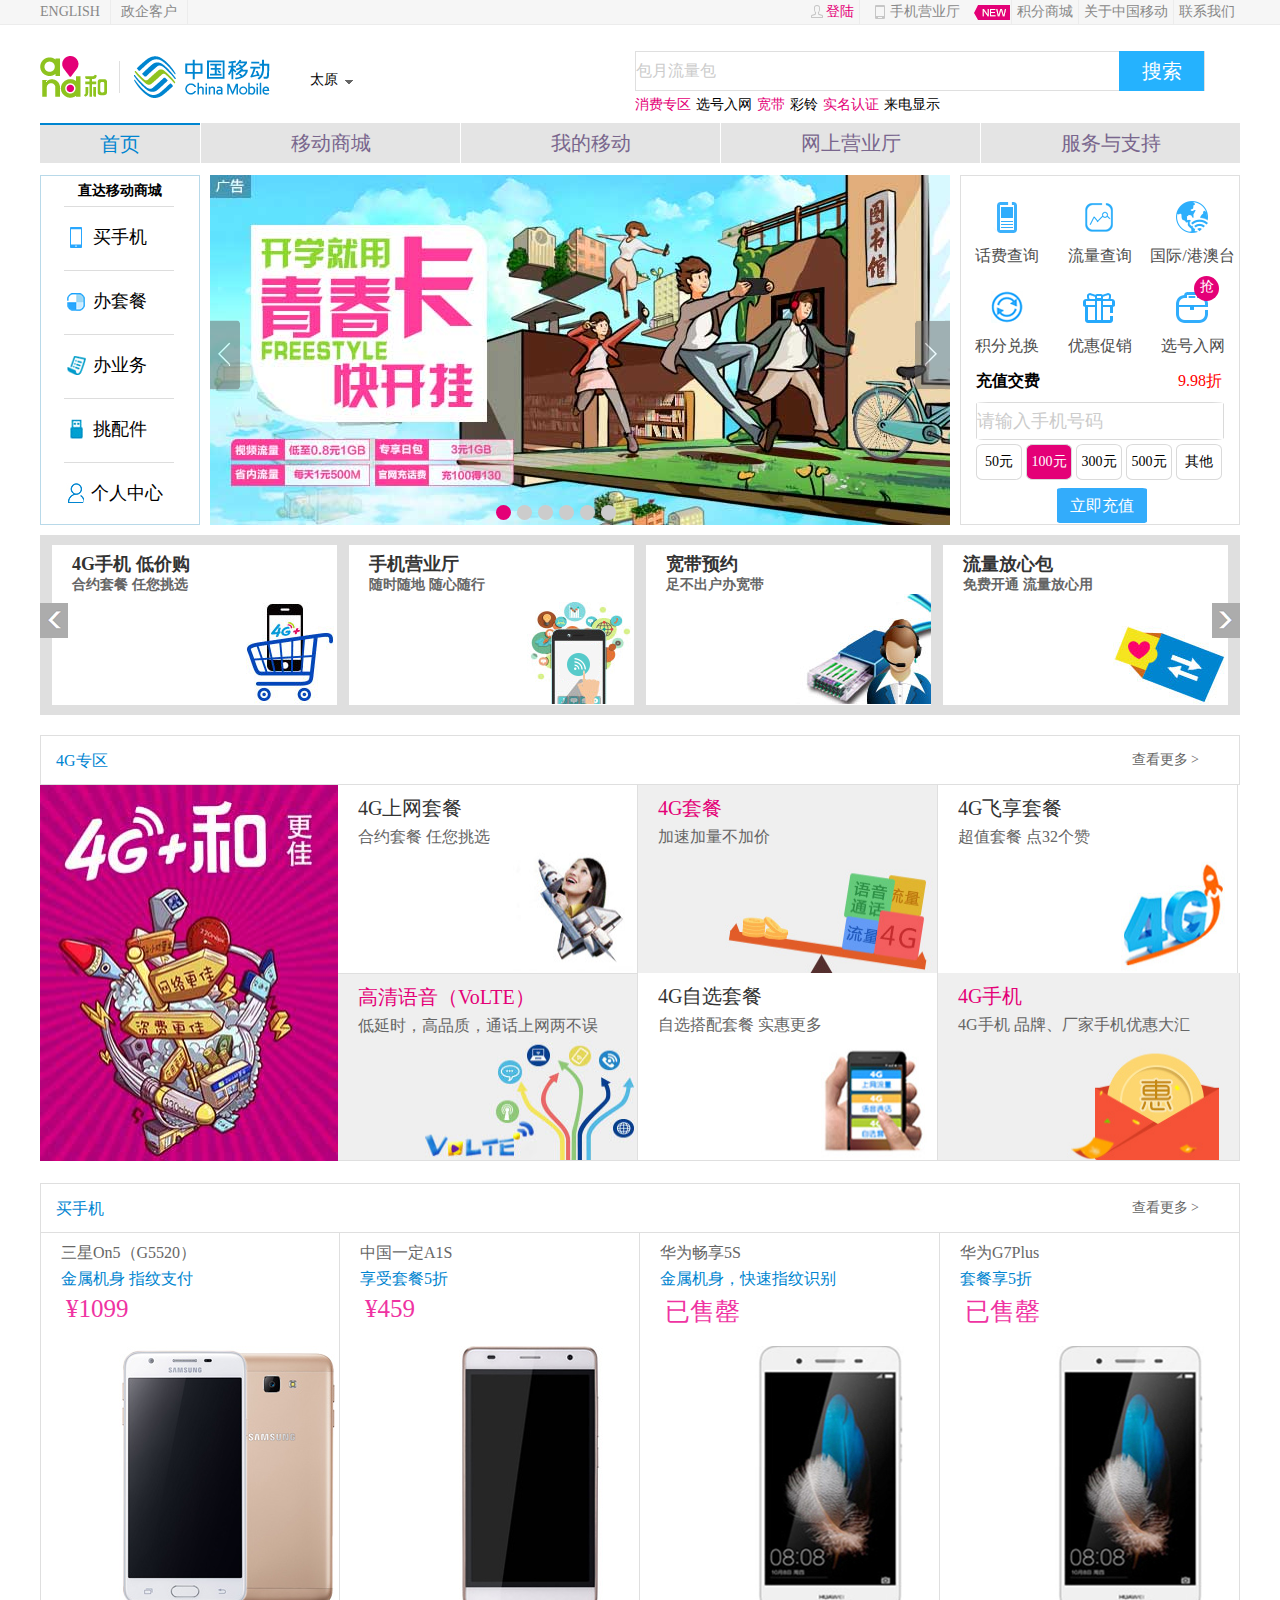
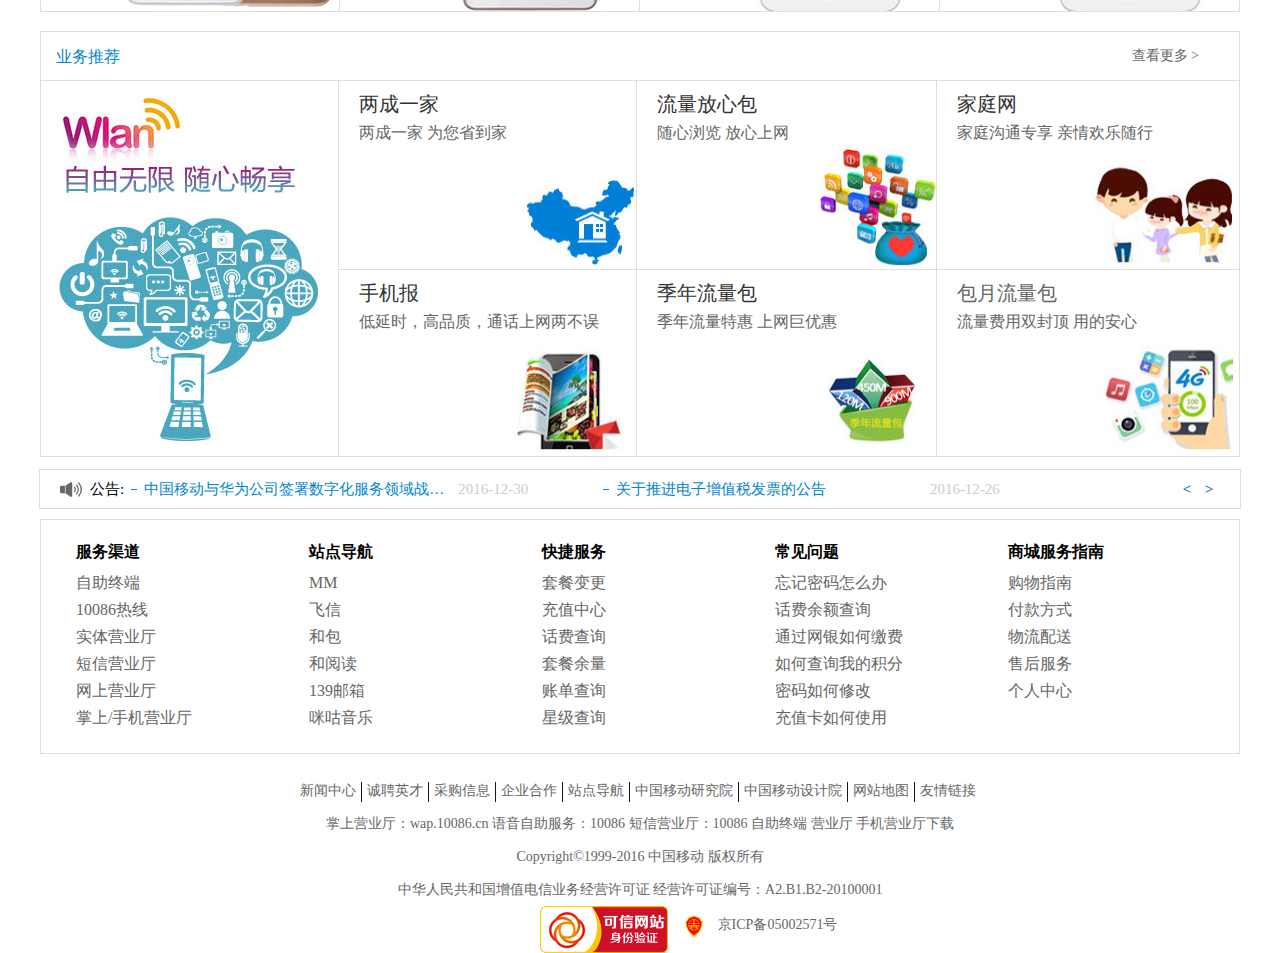
<file: 新建文件夹 (14)/yidong/index.html>
<!DOCTYPE HTML PUBLIC "-//W3C//DTD HTML 4.01//EN" "http://www.w3.org/TR/html4/strict.dtd">
<html lang="en">
<head>
	<meta http-equiv="Content-Type" content="text/html;charset=UTF-8">
	<title>中国移动</title>
   <script src="js/Function.js"></script>
   <script src="js/index.js"></script>
   <script src="js/animate.js"></script>
	<link rel="stylesheet" href="css/base.css">
	<link rel="stylesheet" href="css/main.css">
</head>
<body>
  <!-- 顶部开始 -->
  <div class="tb">
  <div class="tb1 main">
  <ul>
    <li><a href="">ENGLISH</a></li>
    <div class="tb_line"></div>
    <li id="tb1_2"><a href="">政企客户</a></li>
    <div class="tb_line"></div>
  </ul>
 <ul class="tb2">
   <li><a href="">联系我们</a></li>
   <div class="tb_line1"></div>
   <li >
   <a href="">关于中国移动</a>
   </li>
   <div class="tb_line1"></div>
   <li><a href="">积分商城</a></li>
   <div class="tb_line1"></div>

   <li id="tb2_1">
   <a href="" class="t1">手机营业厅</a>
   <div class="tb2_2"></div>
    <div class="tb2_1_display">
       <img src="images/ewm.jpg" alt="">
       <p>扫一扫，随时查话费！</p>
    </div>
   </li>

  <div class="tb_line1"></div>

   <li id="tb2_3">
      <a href="">登陆</a>
      <div class="tb2_4"></div>
      <div class="tb2_3_display">
          <a href="">登陆移动商城</a>
          <a href="">登陆网上营业厅</a>
      </div>
   </li>

 </ul>
  </div>
  </div>
  <!-- 顶部开始 -->
<div class="main log">
<div class="log_tp">
   <a href="" class="log_tp_box"></a>
   <div class="select_city_box">
       <div class="topcity">太原</div>
       <ul class="hiddencity_menu" id="divdishi">
          <li>
              <span>山西</span>
              <span class="return_sf">[返回全部省份]</span>
          </li>
          <li>
              <dd><a href="">太原</a></dd>
              <dd><a href="">朔州</a></dd>
              <dd><a href="">忻州</a></dd>
              <dd><a href="">大同</a></dd>
              <dd><a href="">阳泉</a></dd>
              <dd><a href="">晋中</a></dd>
              <dd><a href="">长治</a></dd>
              <dd><a href="">晋城</a></dd>
              <dd><a href="">临汾</a></dd>
              <dd><a href="">吕梁</a></dd>
              <dd><a href="">运程</a></dd>
          </li>
       </ul>
       <ul class="hiddencity_menu" id="allCity">
           <li><span>全部省份</span></li>
           <li>
              <dt><span>A-G</span></dt>
              <dd><a href="">北京 ></a></dd>
              <dd><a href="">安徽 ></a></dd>
              <dd><a href="">重庆 ></a></dd>
              <dd><a href="">福建 ></a></dd>
              <dd><a href="">广东 ></a></dd>
              <dd><a href="">广西 ></a></dd>
              <dd><a href="">甘肃 ></a></dd>
              <dd><a href="">贵州 ></a></dd>
           </li>
           <li>
              <dt><span>H-J</span></dt>
              <dd><a href="">河北 ></a></dd>
              <dd><a href="">河南 ></a></dd>
              <dd><a href="">海南 ></a></dd>
              <dd><a href="">湖北 ></a></dd>
              <dd><a href="">湖南 ></a></dd>
              <dd><a href="">黑龙江 ></a></dd>
              <dd><a href="">吉林 ></a></dd>
              <dd><a href="">江苏 ></a></dd>
              <dd><a href="">江西 ></a></dd>
           </li>
           <li>
              <dt><span>L-S</span></dt>
              <dd><a href="">辽宁 ></a></dd>
              <dd><a href="">内蒙古 ></a></dd>
              <dd><a href="">宁夏 ></a></dd>
              <dd><a href="">青海 ></a></dd>
              <dd><a href="">上海 ></a></dd>
              <dd><a href="">四川 ></a></dd>
              <dd><a href="">山东 ></a></dd>
              <dd><a href="">山西 ></a></dd>
              <dd><a href="">陕西 ></a></dd>
           </li>
           <li>
              <dt><span>T-Z</span></dt>
              <dd><a href="">天津 ></a></dd>
              <dd><a href="">新疆 ></a></dd>
              <dd><a href="">西藏 ></a></dd>
              <dd><a href="">云南 ></a></dd>
              <dd><a href="">浙江 ></a></dd>
           </li>
       </ul>
   </div>
</div>
<div id="log_btn" >
  <form action="" method="post">
    <input type="text" value="包月流量包" id="search">
    <div class="log_btn1">
    <button type="button">搜索</button>
    <ul>
      <li class="log_btn1_1 ">来电显示</li>
      <li class="log_btn1_2">实名认证</li>
      <li class="log_btn1_3">彩铃</li>
      <li class="log_btn1_4">宽带</li>
      <li class="log_btn1_5">选号入网</li>
      <li class="log_btn1_6">消费专区</li>
    </ul>
    </div>
  </form>
  </div>
<div class="main nav_box">
    <div class="nav_box1">
      <p class="nav_box_text">首页</p>
    </div>
    <div class="nav_box2 nav_box2_1">
     <p>移动商城</p>
     <ul class="dropdpwn_nav">
       <li>买手机</li>
       <li>办套餐</li>
       <li>办业务</li>
       <li>挑配件</li>
       <li>立即充值</li>
       <li>个人中心</li>
     </ul>
     </div>
     
    <div class="nav_box2">
      <p>我的移动</p>
      <ul class="dropdpwn_nav">
       <li>我的账户</li>
       <li>套餐余量查询</li>
       <li>业务状态查询</li>
       <li>详单查询</li>
       <li>账单查询</li>
       <li>积分查询</li>
       <li>星级查询</li>
     </ul>
    </div>
    
    <div class="nav_box2 ">
      <p>网上营业厅</p>
      <ul class="dropdpwn_nav">
       <li>网上充值</li>
       <li>花费服务</li>
       <li>花费套餐</li>
       <li>选号入网</li>
       <li>优惠购机</li>
       <li>业务办理</li>
       <li>优惠促销</li>
     </ul>
    </div>
    
    <div class="nav_box2">
      <p>服务与支持</p>
      <ul class="dropdpwn_nav">
       <li>产品</li>
       <li>资费专区</li>
       <li>终端售后点查询</li>
       <li>国际/港澳台</li>
       <li>星级服务</li>
       <li>手机营业厅</li>
       <li>大数据应用</li>
     </ul>
    </div>
    
  </div>

</div>
  <!-- 顶部结束 -->

<!-- banner开始 左边 -->
<div class="main b" >
<div class="left_box" >
  <h1 class="h1_1">直达移动商城</h1>
  <div class="line"></div>
  <ul id="ul_1">
    <li class="men men1">买手机</li>
    <div class="line"></div>
    <li class="men men2">办套餐</li>
    <div class="line"></div>
    <li class="men men3">办业务</li>
    <div class="line"></div>
    <li class="men men4">挑配件</li>
    <div class="line"></div>
    <li class="men men5">&nbsp;&nbsp;&nbsp;个人中心</li>
  </ul>
</div>

<!-- banner、轮播图 -->
<div class="main banner">
<ul class="banner_imgbox">
   <li class="first"><img src="images/b1.jpg" alt=""></li>
   <li><img src="images/b5.jpg" alt=""></li>
   <li><img src="images/b3.jpg" alt=""></li>
   <li><img src="images/b4.jpg" alt=""></li>
   <li><img src="images/b2.jpg" alt=""></li>
   <li><img src="images/b6.jpg" alt=""></li>
 <!--   <li><img src="images/banner_img7.jpg" alt=""></li>
   <li><img src="images/banner_img8.jpg" alt=""></li> -->
</ul>
  <div class="nav_1"></div>
  <div class="nav_2"></div>
    <ul class="nav_3">
      <li class="nav_3_list"></li>
      <li ></li>
      <li ></li>
      <li ></li>
      <li ></li>
      <li ></li>
      <!-- <li ></li>
      <li></li> -->
    </ul>
  
</div>

<!-- banner右边部分 -->
<div class="right_box">
<ul>
  <li class="men_1">
    <p>话费查询</p>
  </li>
  <li class="men_2">
    <p>流量查询</p>
  </li>
  <li class="men_3">
    <p>国际/港澳台</p>
  </li>
  <li class="men_4">
    <p>积分兑换</p>
  </li>
  <li class="men_5">
    <p>优惠促销</p>
  </li>
  <li class="men_6">
    <p>选号入网</p>
  </li>
</ul>

    <!-- 充值交费 -->
 <div class="cz">
 <span class="cz_text"><b>充值交费</b></span>
 <span class="cz_text1">9.98折</span>
 <div class="btn">
   <input type="text" value="请输入手机号码">
   </div>
   <div class="btn1 btn1_1">
     <span>50元</span>
   </div>
   <div class="btn1 btn1_2">
     <span>100元</span>
   </div>
   <div class="btn1">
     <span>300元</span>
   </div>
   <div class="btn1">
     <span>500元</span>
   </div>
   <div class="btn1">
     <span>其他</span>
   </div>
   <div class="btn2">
    <span>立即充值</span>
   </div>
   <div class="btn3">
     <span>抢</span>
   </div>
 </div> 
</div>
</div>
<!-- 轮播、banner结束 -->
<!-- 小轮播图开始 -->
<div class="dt_box">
<div class="tag_btn"></div>
<div class="tag_btn1"></div>

<div class="tag">
        <div class="tag_box">
          <h1 class="tag_text">4G手机&nbsp;低价购</h1>
          <h2 class="tag_text1">合约套餐&nbsp;任您挑选</h2>
           <a href="">
             <img src="images/23.jpg" alt="">
           </a>
        </div>
        <div class="tag_box">
          <h1 class="tag_text">手机营业厅</h1>
          <h2 class="tag_text1">随时随地&nbsp;随心随行</h2>
           <a href="">
             <img src="images/24.jpg" alt="">
           </a>
        </div>
        <div class="tag_box">
          <h1 class="tag_text">宽带预约</h1>
          <h2 class="tag_text1">足不出户办宽带</h2>
           <a href="">
             <img src="images/25.jpg" alt="">
           </a>
        </div>
        <div class="tag_box">
          <h1 class="tag_text">流量放心包</h1>
          <h2 class="tag_text1">免费开通  流量放心用</h2>
           <a href="">
             <img src="images/26.jpg" alt="">
           </a>
        </div>
        <div class="tag_box">
          <h1 class="tag_text">4G手机&nbsp;低价购</h1>
          <h2 class="tag_text1">合约套餐&nbsp;任您挑选</h2>
           <a href="">
             <img src="images/23.jpg" alt="">
           </a>
        </div>
        <div class="tag_box">
          <h1 class="tag_text">手机营业厅</h1>
          <h2 class="tag_text1">随时随地&nbsp;随心随行</h2>
           <a href="">
             <img src="images/24.jpg" alt="">
           </a>
        </div>
        <div class="tag_box">
          <h1 class="tag_text">宽带预约</h1>
          <h2 class="tag_text1">足不出户办宽带</h2>
           <a href="">
             <img src="images/25.jpg" alt="">
           </a>
        </div>
        <div class="tag_box">
          <h1 class="tag_text">流量放心包</h1>
          <h2 class="tag_text1">免费开通  流量放心用</h2>
           <a href="">
             <img src="images/26.jpg" alt="">
           </a>
        </div>
</div>
</div>
<!-- 小轮播结束 -->

 <!-- 4G专区开始 -->
  <div class="main box">
  	<div class="top">
  		<span class="wenzi" > 4G专区</span>
  		<span class="wenzi2">查看更多&nbsp;&gt;</span>

  	</div>
  	<div class="main box1">
  		<div class="tp"><img src="images/2.jpg" alt=""></div>
  		<div class="box2">
  			<div class="inner inner1">
          <img src="images/3.jpg" alt="">

  				<span id="text1">4G上网套餐</span>
  				<p>合约套餐&nbsp;任您挑选</p>
  			</div>

  			<div class="inner inner2">
        <img src="images/5.jpg" alt="">
  				<p class="text2">4G套餐</p>
  				<p class="text3">加速加量不加价</p>
  			</div>

  			<div class="inner inner3">
          <img src="images/6.jpg" alt="">
  				<p class="text4">4G飞享套餐</p>
  				<p class="text5">超值套餐&nbsp;点32个赞</p>
  			</div>

  			<div class="inner inner4">
         <img src="images/4.jpg" alt="">
  				<p class="text6">高清语音（VoLTE）</p>
  				<p class="text7">低延时，高品质，通话上网两不误</p>
  			</div>

  			<div class="inner inner5">
         <img src="images/7.jpg" alt="">
  				<p class="text8">4G自选套餐</p>
  				<p class="text9">自选搭配套餐&nbsp;实惠更多</p>
  			</div>
  			<div class="inner inner6">
         <img src="images/8.jpg" alt="">
  				<p class="text10">4G手机</p>
  				<p class="text11">4G手机&nbsp;品牌、厂家手机优惠大汇</p>
  			</div>
  		</div>
  	</div>
  </div>
<!-- 4G专区结束 -->


<!-- 买手机开始 -->
  <div class="main box">
  	<div class="top">
  		<span class="wenzi" > 买手机</span>
  		<span class="wenzi2">查看更多&nbsp;&gt;</span>
  	</div>
  	<div class="box1">
  	<div class="inner_box box_1">
      <img src="images/10.jpg" alt="">
  		<p class="text12">三星On5（G5520）</p>
  		<p class="text13">金属机身&nbsp;指纹支付</p>
  		<p class="text14">¥1099</p>
  	</div>
  	<div class="inner_box box_2">
      <img src="images/11.jpg" alt="">
  		<p class="text15">中国一定A1S</p>
  		<p class="text16">享受套餐5折</p>
  		<p class="text17">¥459</p>
  	</div>
  	<div class="inner_box box_3">
      <img src="images/12.jpg" alt="">
  		<p class="text18">华为畅享5S</p>
  		<p class="text19">金属机身，快速指纹识别</p>
  		<p class="text20">已售罄</p>
  	</div>
  	<div class="inner_box box_4">
      <img src="images/12.jpg" alt="">
  		<p class="text21">华为G7Plus</p>
  		<p class="text22">套餐享5折</p>
  		<p class="text23">已售罄</p>
  	</div>	
  	</div>
  </div>
  <!-- 买手机结束 -->

  <!-- 业务推荐开始 -->
  <div class="main box " >
    <div class="top">
      <span class="wenzi">业务推荐</span>
      <span class="wenzi2">查看更多&nbsp;&gt;</span>
    </div>
   <div class="main box1">
      <div class="tp1"></div>
      <div class="box2">
        <div class="inner inner1 inner1_1">
          <img src="images/17.jpg" alt="">
          <span id="text1">两成一家</span>
          <p>两成一家&nbsp;为您省到家</p>
        </div>
        <div class="inner inner2 inner2_1">
          <img src="images/18.jpg" alt="">
          <p class="text">流量放心包</p>
          <p class="text3">随心浏览&nbsp;放心上网</p>
        </div>
        <div class="inner inner3 inner3_1">
          <img src="images/19.jpg" alt="">
          <p class="text4">家庭网</p>
          <p class="text5">家庭沟通专享&nbsp;亲情欢乐随行</p>
        </div>
        <div class="inner inner4 inner4_1">
          <img src="images/20.jpg" alt="">
          <p class="text">手机报</p>
          <p class="text7">低延时，高品质，通话上网两不误</p>
        </div>
        <div class="inner inner5 inner5_1">
          <img src="images/21.jpg" alt="">
          <p class="text8">季年流量包</p>
          <p class="text9">季年流量特惠&nbsp;上网巨优惠</p>
        </div>
        <div class="inner inner6 inner6_1">
          <img src="images/22.jpg" alt="">
          <p class="text10">包月流量包</p>
          <p class="text11">流量费用双封顶&nbsp;用的安心</p>
        </div>
      </div>
    </div>
  </div>
  <!-- 业务推荐结束 -->

  <!--动态广播开始  -->
<div class="main container"> 
    <span>公告:</span>
    <ul class="gg_banner_box">
        <li>
            <a href="">中国移动与华为公司签署数字化服务领域战略合作框架协议</a>
            <span class="gg_time">2016-12-30</span>
        </li>
        <li>
            <a href="">关于推进电子增值税发票的公告</a>
            <span class="gg_time">2016-12-26</span>
        </li>
        <li>
            <a href="">12月22日21:00-12月23日8:00系统优通知化割接影响业务受理</a>
            <span class="gg_time">2017-1-1</span>
        </li>
        <li>
            <a href="">2016年9月客户最喜爱机型排名</a>
            <span class="gg_time">2016-12-21</span>
        </li>
    </ul>
    <div class="gg_btn">
        <div class="gg_btnLeft">&lt;</div>
        <div class="gg_btnRight">&gt;</div>
    </div>
</div>
<!-- 动态广播结束 -->

<!-- 底部开始 -->
<div class="footer">
 <div class="footer_box">
   <div class="footer_box1">
     <h4>服务渠道</h4>
     <ul>
       <li>自助终端</li>
       <li>10086热线</li>
       <li>实体营业厅</li>
       <li>短信营业厅</li>
       <li>网上营业厅</li>
       <li>掌上/手机营业厅</li>
     </ul>
   </div>
   <div class="footer_box1">
     <h4>站点导航</h4>
     <ul>
       <li>MM</li>
       <li>飞信</li>
       <li>和包</li>
       <li>和阅读</li>
       <li>139邮箱</li>
       <li>咪咕音乐</li>
     </ul>
   </div>
   <div class="footer_box1">
     <h4>快捷服务</h4>
     <ul>
       <li>套餐变更</li>
       <li>充值中心</li>
       <li>话费查询</li>
       <li>套餐余量</li>
       <li>账单查询</li>
       <li>星级查询</li>
     </ul>
   </div>
   <div class="footer_box1">
     <h4>常见问题</h4>
     <ul>
       <li>忘记密码怎么办</li>
       <li>话费余额查询</li>
       <li>通过网银如何缴费</li>
       <li>如何查询我的积分</li>
       <li>密码如何修改</li>
       <li>充值卡如何使用</li>
     </ul>
   </div>
   <div class="footer_box1">
     <h4>商城服务指南</h4>
     <ul>
       <li>购物指南</li>
       <li>付款方式</li>
       <li>物流配送</li>
       <li>售后服务</li>
       <li>个人中心</li>
     </ul>
   </div>
 </div> 
</div>
<!-- 底部结束 -->

<!-- 版权信息 -->
<div class="main bq">
<div class="bq_box">
 <ul>
   <li>新闻中心</li>
   <div class="bq_line"></div>
   <li>诚聘英才</li>
   <div class="bq_line"></div>
   <li>采购信息</li>
   <div class="bq_line"></div>
   <li>企业合作</li>
   <div class="bq_line"></div>
   <li>站点导航</li>
   <div class="bq_line"></div>
   <li>中国移动研究院</li>
   <div class="bq_line"></div>
   <li>中国移动设计院</li>
   <div class="bq_line"></div>
   <li>网站地图</li>
   <div class="bq_line"></div>
   <li> 友情链接</li>
 </ul> 
</div>
<div class="bq_box">
  <p>掌上营业厅：wap.10086.cn 语音自助服务：10086 短信营业厅：10086 自助终端 营业厅 手机营业厅下载</p>
</div>
<div class="bq_box">
  <p>Copyright©1999-2016  中国移动  版权所有</p>
</div>
<div class="bq_box">
  <p >中华人民共和国增值电信业务经营许可证  经营许可证编号：A2.B1.B2-20100001</p>
</div>
<div class="bq_box1">
  <div><span>京ICP备05002571号</span></div>
  <div class="bq_box2"></div>
</div>
</div>
<!-- 版权信息结束 -->
</body>
</html>
</file>
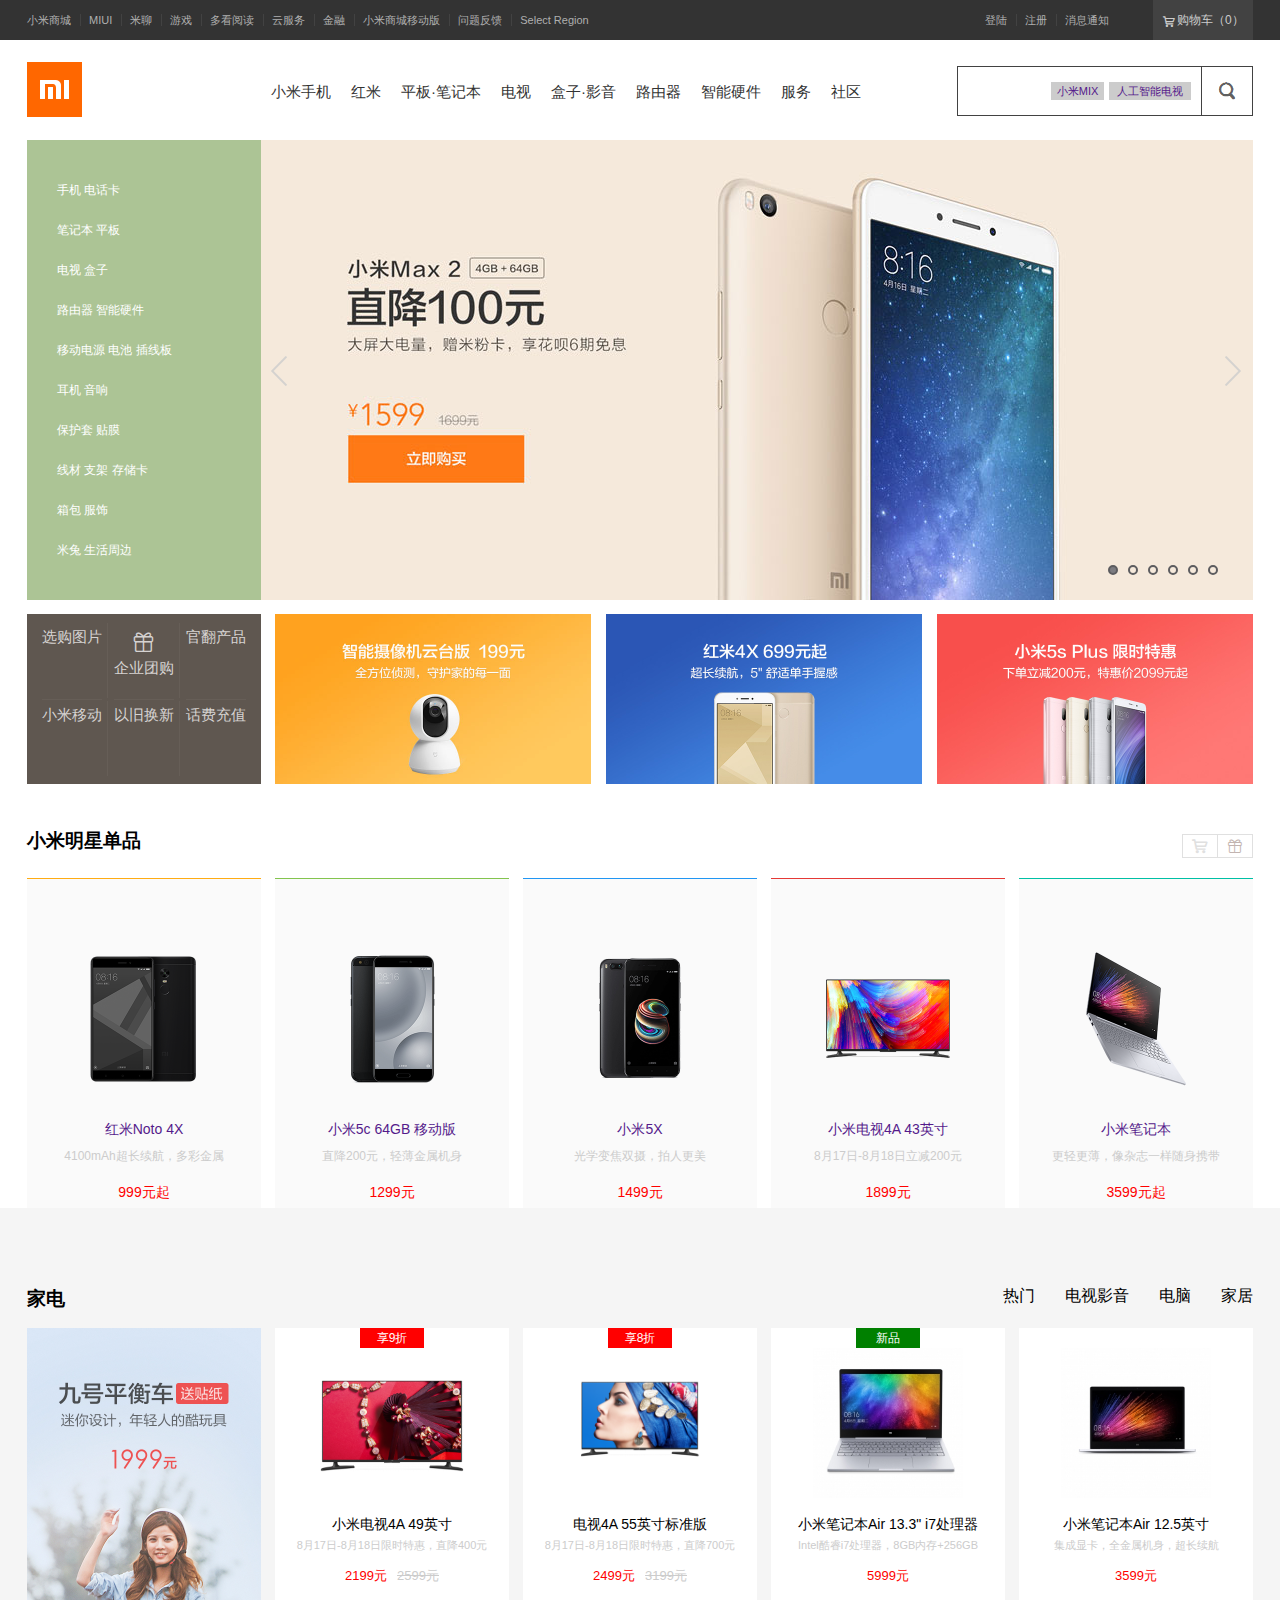
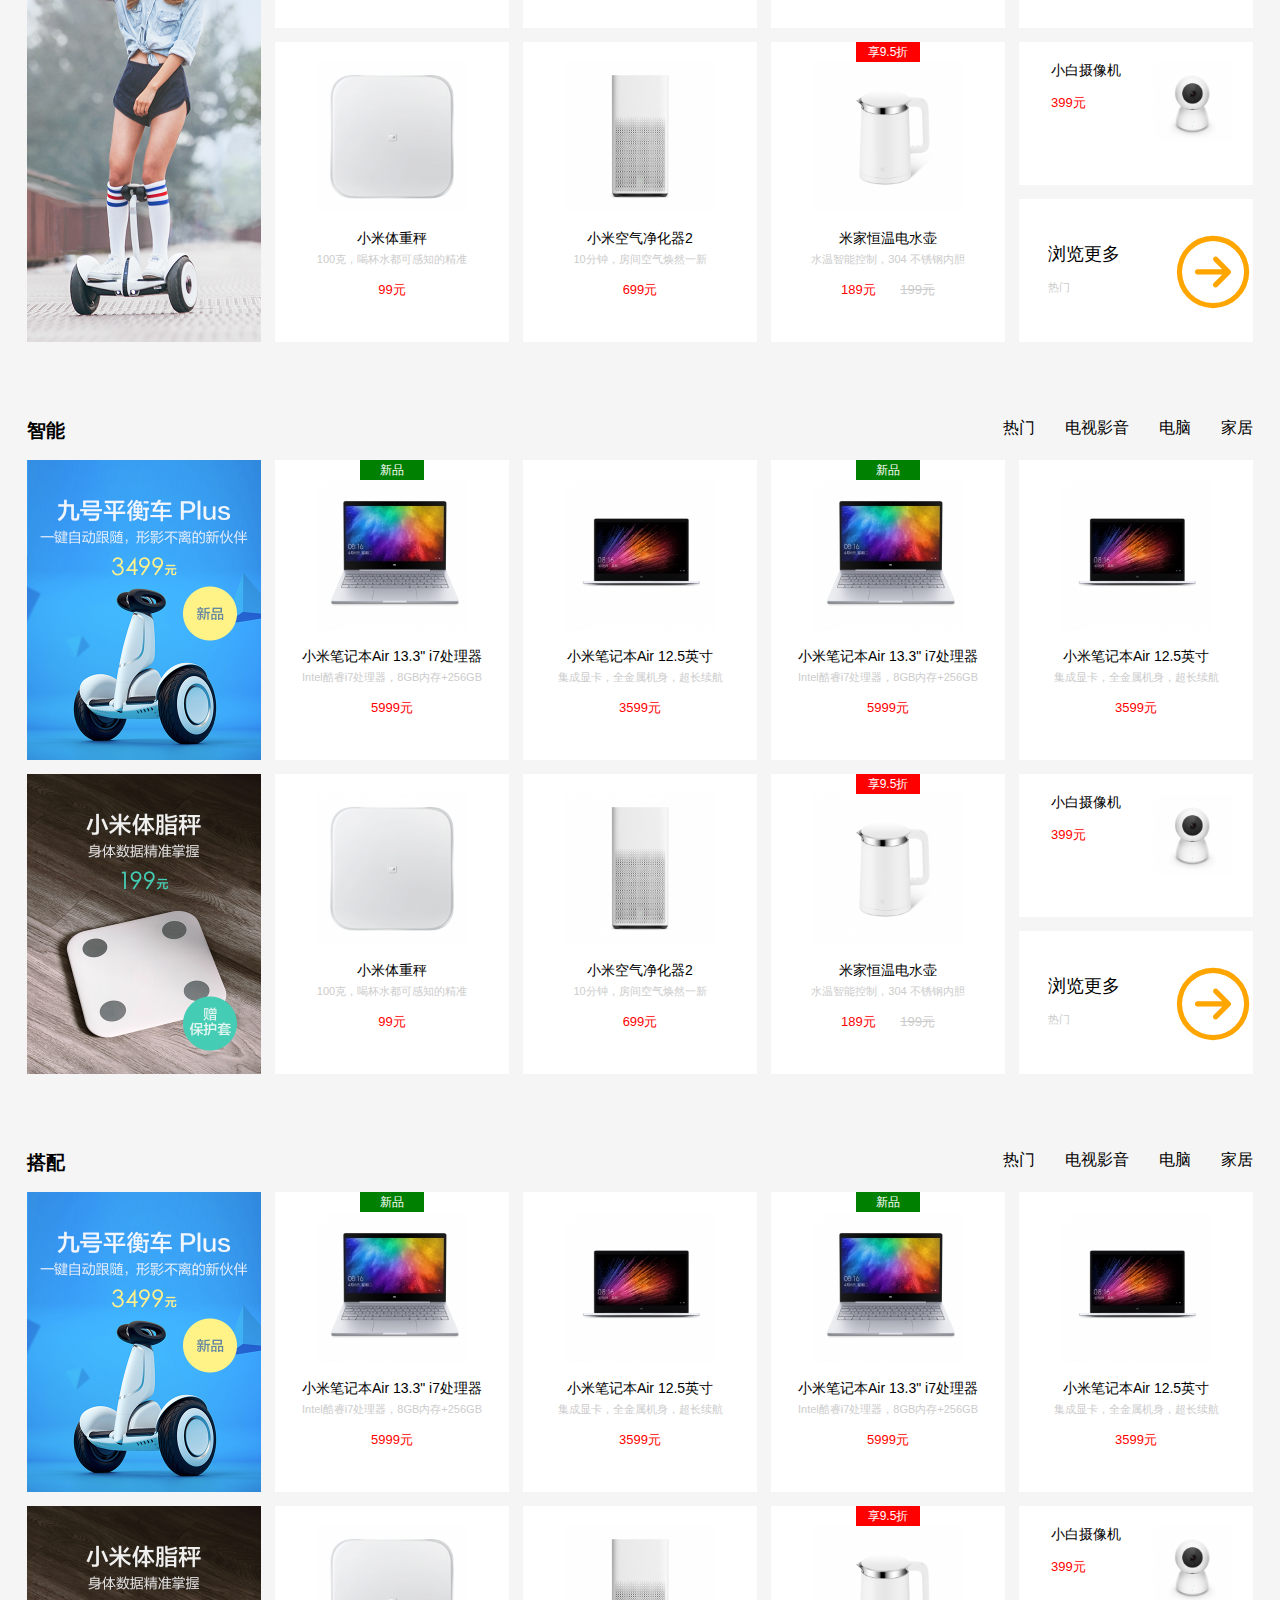
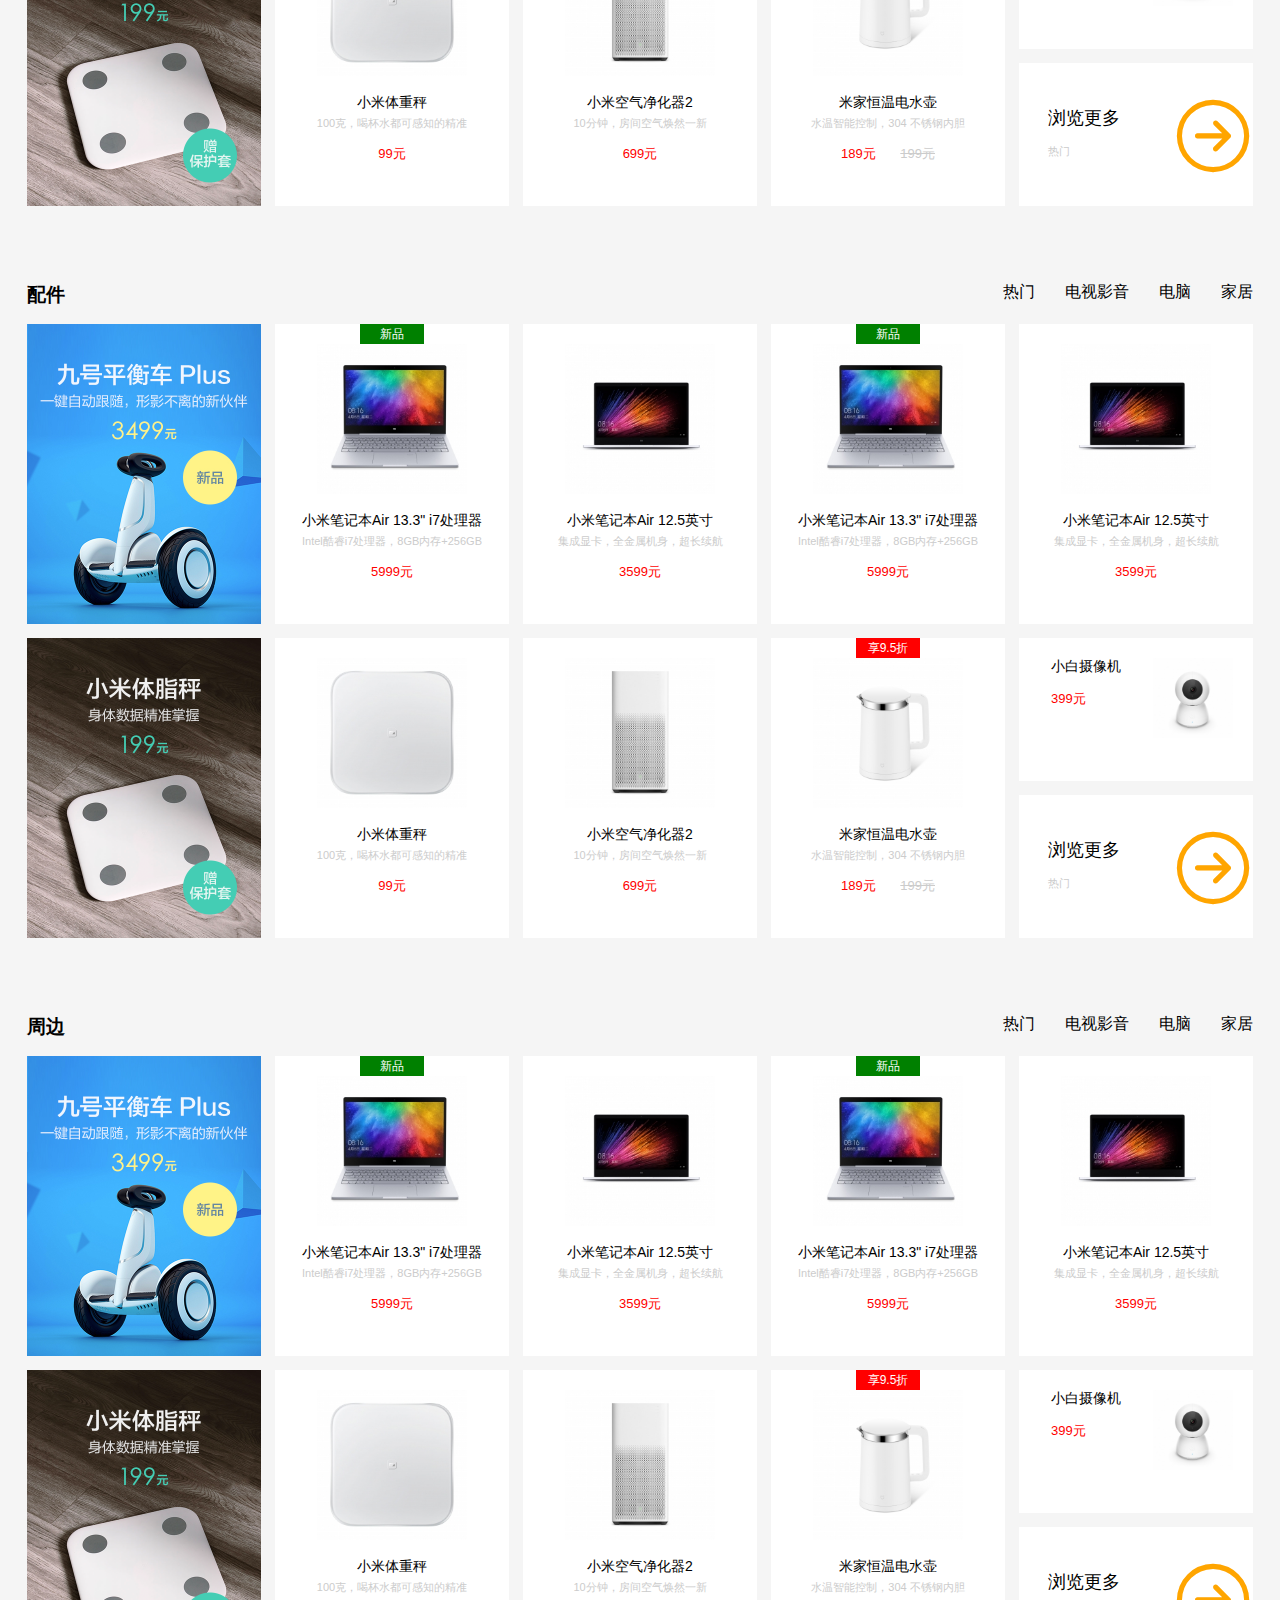
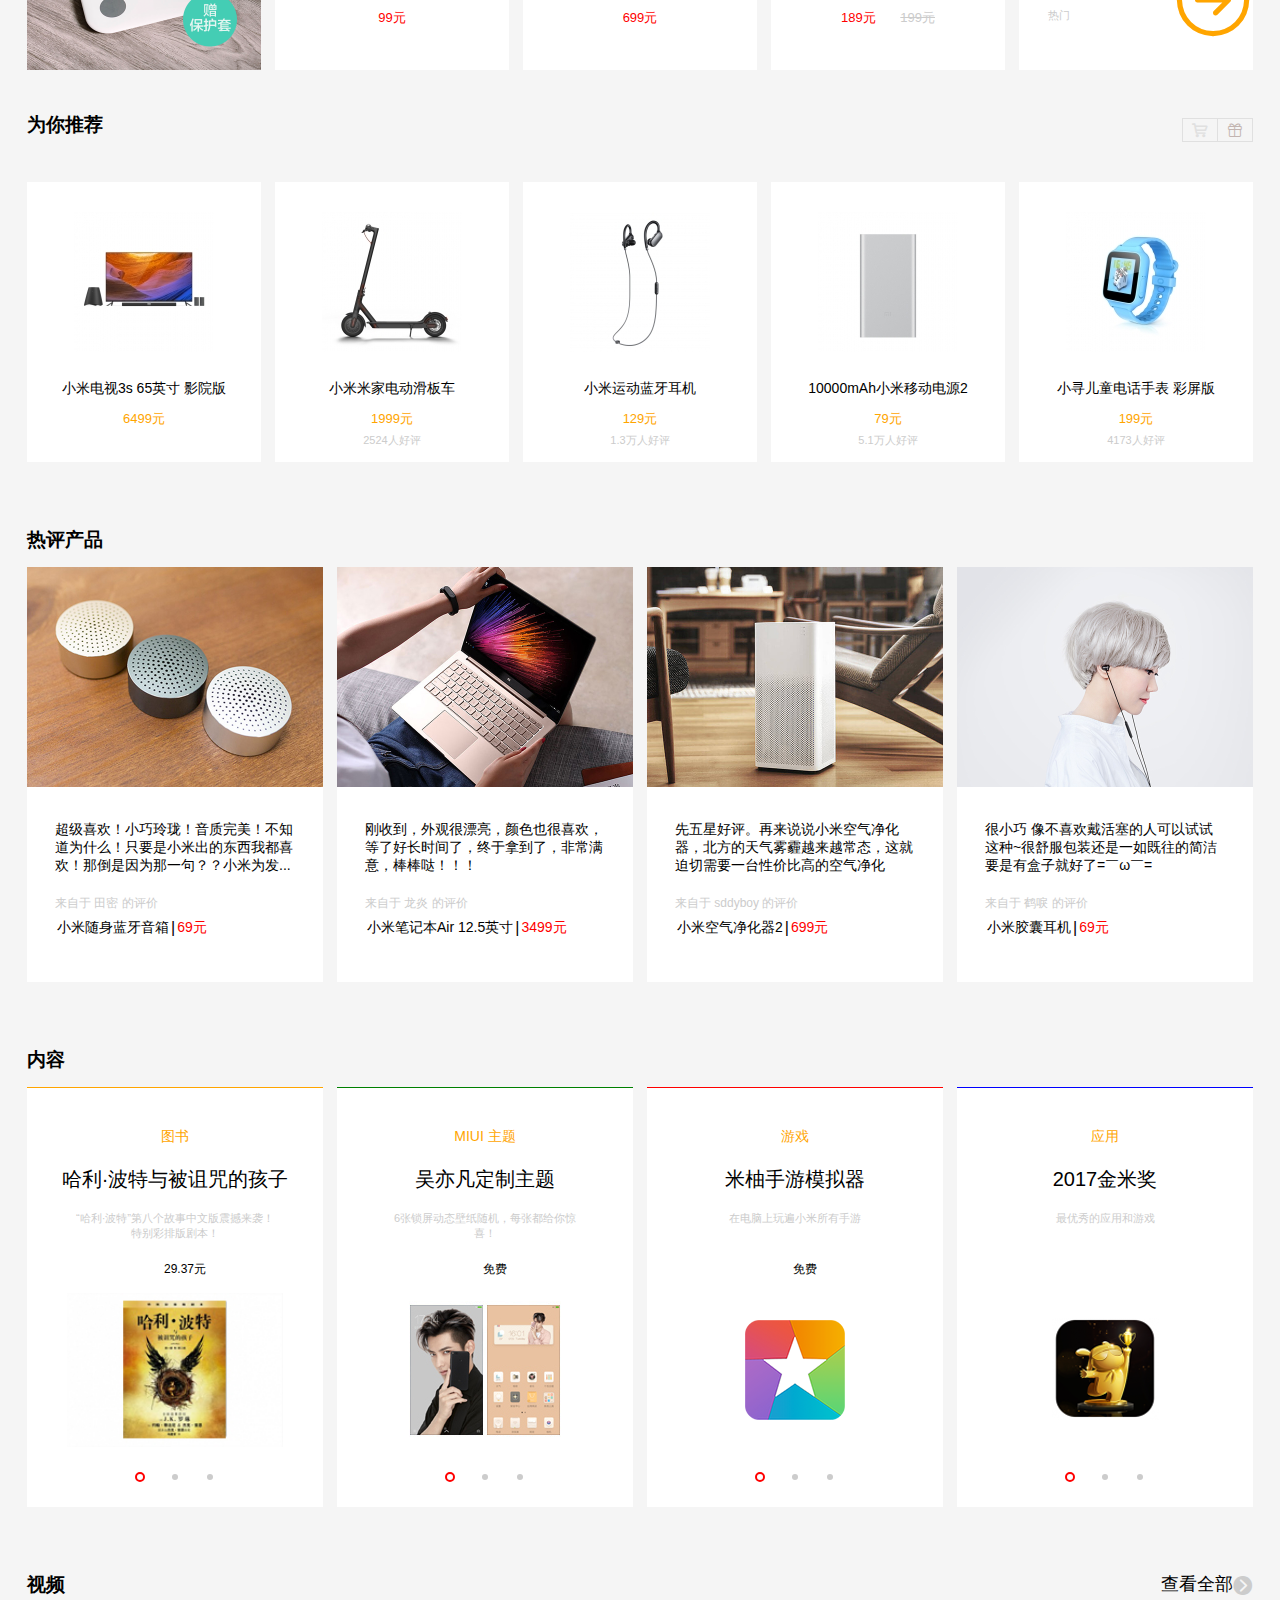
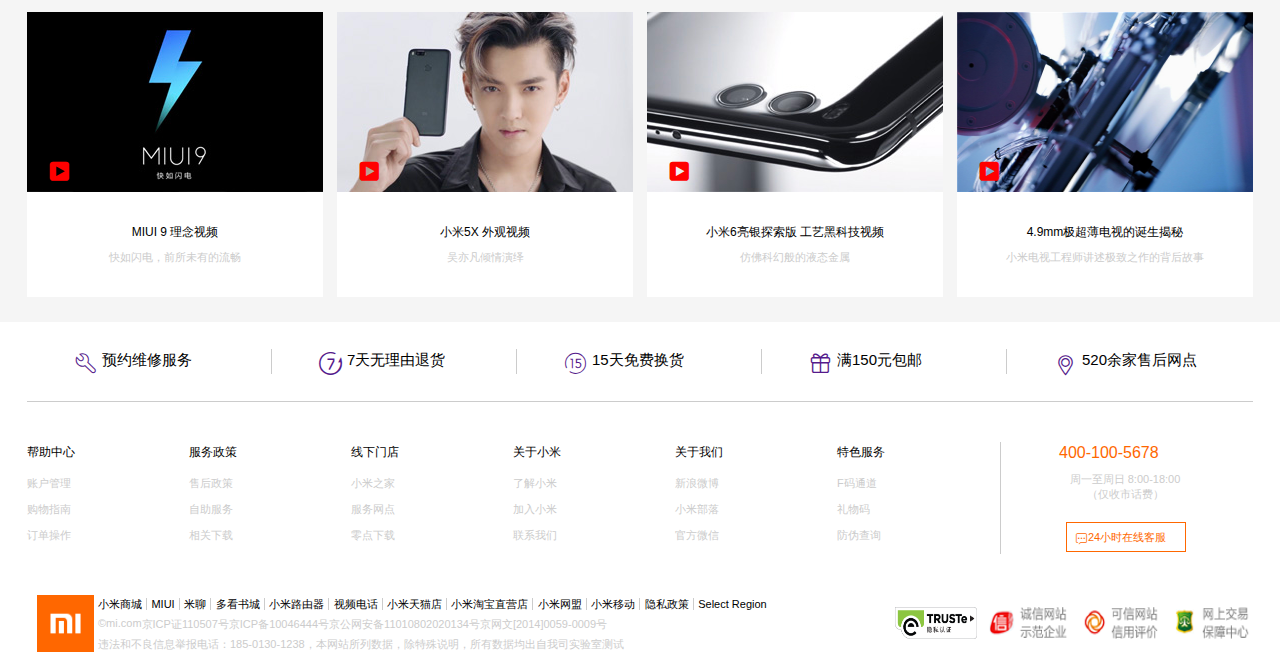
<file: 新建文件夹 (14)/xiaomi/xiaomi.html>
<!DOCTYPE html>
<html lang="en">
<head>
	<meta charset="UTF-8">
	<title>小米商城</title>
	<link rel="stylesheet" href="css/xiaomi.css">
    <link rel="stylesheet" href="iconfont/iconfont.css">
    <script src="js/lunbolide.js"></script>
    <script src="js/animate.js"></script>
    <link rel="stylesheet" href="http://at.alicdn.com/t/font_389708_1jbk6cbny48zd7vi.css">
</head>
<body>
	<!-- 顶开始 -->
	<header class="din">
	    <main>
		    <ul class="din-zuo">
			    <li class="first"><a href="">小米商城</a></li>
                <li><a href="">MIUI</a></li>
                <li><a href="">米聊</a></li>
                <li><a href="">游戏</a></li>
                <li><a href="">多看阅读</a></li>
                <li><a href="">云服务</a></li>
                <li><a href="">金融</a></li>
                <li><a href="">小米商城移动版</a></li>
                <li><a href="">问题反馈</a></li>
                <li class="last"><a href="">Select Region</a></li>
		    </ul>

            <a href="" class="che">
                <div class="iconfont icon-cart"></div>
                <p>购物车（0）</p>
                <div class="gou">购物车中没有商品，赶紧选购吧！</div>
            </a>
		    <ul class="din-you"> 
		    	<li class="first"><a href="">登陆</a></li>
		    	<li><a href="">注册</a></li>
		    	<li class="last"><a href="">消息通知</a></li>
		    </ul>
		</main>
	</header>
	<!-- 顶结束 -->
	<!-- 搜索开始 -->
    <section class="nav">
        <a href="" title="小米官网" class="xiaomi"><img src="img/小米商城_18.png" alt=""></a>
	    <ul class="zhong">
	    	<li class="zh">
                <a href="" class="aaa">小米手机</a>
                <div class="tan">
                    <ul>
                        <li>
                            <div class="shangyi">新品</div>
                            <a href="" class="im"><img src="img/mix2320-220.png" alt=""></a>
                            <a href="" class="zi">小米MIX2</a>
                            <div class="xiayi">2399起</div>
                        </li>
                        <li>
                            <div class="shangyi">新品</div>
                            <a href="" class="im"><img src="img/note2320x220.png" alt=""></a>
                            <a href="" class="zi">小米MIX2</a>
                            <div class="xiayi">2399起</div>
                        </li>
                        <li>
                            <div class="shangyi">新品</div>
                            <a href="" class="im"><img src="img/xm6-320.png" alt=""></a>
                            <a href="" class="zi">小米MIX2</a>
                            <div class="xiayi">2399起</div>
                        </li>
                        <li>
                            <div class="shangyi">新品</div>
                            <a href="" class="im"><img src="img/max2_toubu.png" alt=""></a>
                            <a href="" class="zi">小米MIX2</a>
                            <div class="xiayi">2399起</div>
                        </li>
                        <li>
                            <div class="shangyi">新品</div>
                            <a href="" class="im"><img src="img/5x-2!160x110.jpg" alt=""></a>
                            <a href="" class="zi">小米MIX2</a>
                            <div class="xiayi">2399起</div>
                        </li>
                        <li>
                            <div class="shangyi">新品</div>
                            <a href="" class="im"><img src="img/xiaomiNOTE2-320-220!160x110.jpg" alt=""></a>
                            <a href="" class="zi">小米MIX2</a>
                            <div class="xiayi">2399起</div>
                        </li>
                    </ul>
                </div>
            </li>
	    	<li class="zh">
                <a href="" class="aaa">红米</a>
                <div class="tan">
                    <ul>
                         <li>
                            <div class="shangyi">新品</div>
                            <a href="" class="im"><img src="img/3205a.png" alt=""></a>
                            <a href="" class="zi">小米MIX2</a>
                            <div class="xiayi">2399起</div>
                        </li>
                        <li>
                            <div class="shangyi">新品</div>
                            <a href="" class="im"><img src="img/5x-2!160x110.jpg" alt=""></a>
                            <a href="" class="zi">小米MIX2</a>
                            <div class="xiayi">2399起</div>
                        </li>
                        <li>
                            <div class="shangyi">新品</div>
                            <a href="" class="im"><img src="img/hmn4xtb!160x110.jpg" alt=""></a>
                            <a href="" class="zi">小米MIX2</a>
                            <div class="xiayi">2399起</div>
                        </li>
                        <li>
                            <div class="shangyi">新品</div>
                            <a href="" class="im"><img src="img/hm4x!160x110.jpg" alt=""></a>
                            <a href="" class="zi">小米MIX2</a>
                            <div class="xiayi">2399起</div>
                        </li>
                    </ul>
                </div>
            </li>
	    	<li class="zh">
                <a href="" class="aaa">平板·笔记本</a>
                <div class="tan">
                    <ul>
                         <li>
                            <div class="shangyi">新品</div>
                            <a href="" class="im"><img src="img/mipad3_320.png" alt=""></a>
                            <a href="" class="zi">小米MIX2</a>
                            <div class="xiayi">2399起</div>
                        </li>
                        <li>
                            <div class="shangyi">新品</div>
                            <a href="" class="im"><img src="img/bijiben320!160x110.jpg" alt=""></a>
                            <a href="" class="zi">小米MIX2</a>
                            <div class="xiayi">2399起</div>
                        </li>
                        <li>
                            <div class="shangyi">新品</div>
                            <a href="" class="im"><img src="img/bijiben320!160x110.jpg" alt=""></a>
                            <a href="" class="zi">小米MIX2</a>
                            <div class="xiayi">2399起</div>
                        </li>
                        <li>
                            <div class="shangyi">新品</div>
                            <a href="" class="im"><img src="img/WechatIMG603.png" alt=""></a>
                            <a href="" class="zi">小米MIX2</a>
                            <div class="xiayi">2399起</div>
                        </li>
                    </ul>
                </div>
            </li>
	    	<li class="zh">
                <a href="" class="aaa">电视</a>
                <div class="tan">
                    <ul>
                        <li>
                            <div class="shangyi">新品</div>
                            <a href="" class="im"><img src="img/xmds_49.png" alt=""></a>
                            <a href="" class="zi">小米MIX2</a>
                            <div class="xiayi">2399起</div>
                        </li>
                        <li>
                            <div class="shangyi">新品</div>
                            <a href="" class="im"><img src="img/xmds_55.png" alt=""></a>
                            <a href="" class="zi">小米MIX2</a>
                            <div class="xiayi">2399起</div>
                        </li>
                        <li>
                            <div class="shangyi">新品</div>
                            <a href="" class="im"><img src="img/dianshi465.png" alt=""></a>
                            <a href="" class="zi">小米MIX2</a>
                            <div class="xiayi">2399起</div>
                        </li>
                        <li>
                            <div class="shangyi">新品</div>
                            <a href="" class="im"><img src="img/xmad_14938805670516_eryYQ.png" alt=""></a>
                            <a href="" class="zi">小米MIX2</a>
                            <div class="xiayi">2399起</div>
                        </li>
                        <li>
                            <div class="shangyi">新品</div>
                            <a href="" class="im"><img src="img/pms_1490077454.46128587!220x220.png" alt=""></a>
                            <a href="" class="zi">小米MIX2</a>
                            <div class="xiayi">2399起</div>
                        </li>
                        <li>
                            <div class="shangyi">新品</div>
                            <a href="" class="im"><img src="img/70dianshi.png" alt=""></a>
                            <a href="" class="zi">小米MIX2</a>
                            <div class="xiayi">2399起</div>
                        </li>
                    </ul>
                </div>
            </li>
	    	<li class="zh">
                <a href="" class="aaa">盒子·影音</a>
                <div class="tan">
                    <ul>
                        <li>
                            <div class="shangyi">新品</div>
                            <a href="" class="im"><img src="img/mihezi.png" alt=""></a>
                            <a href="" class="zi">小米MIX2</a>
                            <div class="xiayi">2399起</div>
                        </li>
                        <li>
                            <div class="shangyi">新品</div>
                            <a href="" class="im"><img src="img/mihezi.png" alt=""></a>
                            <a href="" class="zi">小米MIX2</a>
                            <div class="xiayi">2399起</div>
                        </li>
                        <li>
                            <div class="shangyi">新品</div>
                            <a href="" class="im"><img src="img/hezi3s!160x110.jpg" alt=""></a>
                            <a href="" class="zi">小米MIX2</a>
                            <div class="xiayi">2399起</div>
                        </li>
                        <li>
                            <div class="shangyi">新品</div>
                            <a href="" class="im"><img src="img/320x220.png" alt=""></a>
                            <a href="" class="zi">小米MIX2</a>
                            <div class="xiayi">2399起</div>
                        </li>
                    </ul>
                </div>
            </li>
	    	<li class="zh">
                <a href="" class="aaa">路由器</a>
                <div class="tan">
                    <ul>
                        <li>
                            <div class="shangyi">新品</div>
                            <a href="" class="im"><img src="img/HD-Pro.png" alt=""></a>
                            <a href="" class="zi">小米MIX2</a>
                            <div class="xiayi">2399起</div>
                        </li>
                        <li>
                            <div class="shangyi">新品</div>
                            <a href="" class="im"><img src="img/3G.png" alt=""></a>
                            <a href="" class="zi">小米MIX2</a>
                            <div class="xiayi">2399起</div>
                        </li>
                        <li>
                            <div class="shangyi">新品</div>
                            <a href="" class="im"><img src="img/xmlyq3.png" alt=""></a>
                            <a href="" class="zi">小米MIX2</a>
                            <div class="xiayi">2399起</div>
                        </li>
                        <li>
                            <div class="shangyi">新品</div>
                            <a href="" class="im"><img src="img/3C.png" alt=""></a>
                            <a href="" class="zi">小米MIX2</a>
                            <div class="xiayi">2399起</div>
                        </li>
                        <li>
                            <div class="shangyi">新品</div>
                            <a href="" class="im"><img src="img/dlm01.png" alt=""></a>
                            <a href="" class="zi">小米MIX2</a>
                            <div class="xiayi">2399起</div>
                        </li>
                        <li>
                            <div class="shangyi">新品</div>
                            <a href="" class="im"><img src="img/fdq2!160x110.jpg" alt=""></a>
                            <a href="" class="zi">小米MIX2</a>
                            <div class="xiayi">2399起</div>
                        </li>
                    </ul>
                </div>
            </li>
	    	<li class="zh">
                <a href="" class="aaa">智能硬件</a>
                <div class="tan">
                    <ul>
                        <li>
                            <div class="shangyi">新品</div>
                            <a href="" class="im"><img src="img/123321!160x110.jpg" alt=""></a>
                            <a href="" class="zi">小米MIX2</a>
                            <div class="xiayi">2399起</div>
                        </li>
                        <li>
                            <div class="shangyi">新品</div>
                            <a href="" class="im"><img src="img/sh2-320-220.png" alt=""></a>
                            <a href="" class="zi">小米MIX2</a>
                            <div class="xiayi">2399起</div>
                        </li>
                        <li>
                            <div class="shangyi">新品</div>
                            <a href="" class="im"><img src="img/jsqcs-320-220.png" alt=""></a>
                            <a href="" class="zi">小米MIX2</a>
                            <div class="xiayi">2399起</div>
                        </li>
                        <li>
                            <div class="shangyi">新品</div>
                            <a href="" class="im"><img src="img/saodijiqiren320-220!160x110.jpg" alt=""></a>
                            <a href="" class="zi">小米MIX2</a>
                            <div class="xiayi">2399起</div>
                        </li>
                        <li>
                            <div class="shangyi">新品</div>
                            <a href="" class="im"><img src="img/dfb!160x110.jpg" alt=""></a>
                            <a href="" class="zi">小米MIX2</a>
                            <div class="xiayi">2399起</div>
                        </li>
                        <li>
                            <div class="shangyi">新品</div>
                            <a href="" class="im"><img src="img/air2!160x110.jpg" alt=""></a>
                            <a href="" class="zi">小米MIX2</a>
                            <div class="xiayi">2399起</div>
                        </li>
                    </ul>
                </div>
            </li>
	    	<li>
                <a href="" class="aaa">服务</a>
            </li>
	    	<li>
            <a href="" class="aaa">社区</a>
            </li>
	    </ul> 
	    <a href="" class="sousuo"></a>
		<div class="sousuokuang">
			<a href="" class="yi">人工智能电视</a>
			<a href="" class="er">小米MIX</a>
		</div>
	</section>
	<!-- 搜索结束 -->
	<!-- 轮播开始 -->
    <section class="banner">
    	    <!-- 图开始 -->
    		<div class="lunbo">
                <ul class="img1">
                    <li class="imgtu"><a href=""></a></li>
                    <li class="imgtu"><a href=""></a></li>
                    <li class="imgtu"><a href=""></a></li>
                    <li class="imgtu"><a href=""></a></li>
                    <li class="imgtu"><a href=""></a></li>
                    <li class="imgtu"><a href=""></a></li>
                </ul>  
                <a href="javascript:void(0);" class="lunbo-zuo"></a>
                <a href="javascript:void(0);" class="lunbo-you"></a>
                <ul class="lunbo-yuan">
                    <li class="yuan"></li>
                    <li class="yuan"></li>
                    <li class="yuan"></li>
                    <li class="yuan"></li>
                    <li class="yuan"></li>
                    <li class="yuan yuan1"></li>
                </ul>
            </div>
    		<!-- 图结束 -->
            <!-- 侧导航开始 -->
    	    <aside>
    	    	<ul class="ce">
    	    		<li>
    	    		    <a href="" class="liebiao">
    	    		    	<span>手机 电话卡</span>
    	    		    	<span class="dayuhao iconfont icon-jiantouyou"></span>
    	    		    </a>
                        <div class="item">
                            <div class="yilie">
                                <div class="yihang">
                                    <a href="" class="yige">
                                        <img src="img/note3-80-2.png" alt="">
                                        <p>小米note3</p>
                                    </a>
                                    <a href="" class="xuangou">选购</a>
                                </div>
                                <div class="yihang">
                                    <a href="" class="yige">
                                        <img src="img/note3-80-2.png" alt="">
                                        <p>小米note3</p>
                                    </a>
                                    <a href="" class="xuangou">选购</a>
                                </div>
                                <div class="yihang">
                                    <a href="" class="yige">
                                        <img src="img/note3-80-2.png" alt="">
                                        <p>小米note3</p>
                                    </a>
                                    <a href="" class="xuangou">选购</a>
                                </div>
                                <div class="yihang">
                                    <a href="" class="yige">
                                        <img src="img/note3-80-2.png" alt="">
                                        <p>小米note3</p>
                                    </a>
                                    <a href="" class="xuangou">选购</a>
                                </div>
                                <div class="yihang">
                                    <a href="" class="yige">
                                        <img src="img/note3-80-2.png" alt="">
                                        <p>小米note3</p>
                                    </a>
                                    <a href="" class="xuangou">选购</a>
                                </div>
                                <div class="yihang">
                                    <a href="" class="yige">
                                        <img src="img/note3-80-2.png" alt="">
                                        <p>小米note3</p>
                                    </a>
                                    <a href="" class="xuangou">选购</a>
                                </div>
                            </div>
                            <div class="yilie">
                                <div class="yihang">
                                    <a href="" class="yige">
                                        <img src="img/note3-80-2.png" alt="">
                                        <p>小米note3</p>
                                    </a>
                                    <a href="" class="xuangou">选购</a>
                                </div>
                                <div class="yihang">
                                    <a href="" class="yige">
                                        <img src="img/note3-80-2.png" alt="">
                                        <p>小米note3</p>
                                    </a>
                                    <a href="" class="xuangou">选购</a>
                                </div>
                                <div class="yihang">
                                    <a href="" class="yige">
                                        <img src="img/note3-80-2.png" alt="">
                                        <p>小米note3</p>
                                    </a>
                                    <a href="" class="xuangou">选购</a>
                                </div>
                                <div class="yihang">
                                    <a href="" class="yige">
                                        <img src="img/note3-80-2.png" alt="">
                                        <p>小米note3</p>
                                    </a>
                                    <a href="" class="xuangou">选购</a>
                                </div>
                                <div class="yihang">
                                    <a href="" class="yige">
                                        <img src="img/note3-80-2.png" alt="">
                                        <p>小米note3</p>
                                    </a>
                                    <a href="" class="xuangou">选购</a>
                                </div>
                                <div class="yihang">
                                    <a href="" class="yige">
                                        <img src="img/note3-80-2.png" alt="">
                                        <p>小米note3</p>
                                    </a>
                                    <a href="" class="xuangou">选购</a>
                                </div>
                            </div>
                            <div class="yilie">
                                <div class="yihang">
                                    <a href="" class="yige">
                                        <img src="img/note3-80-2.png" alt="">
                                        <p>小米note3</p>
                                    </a>
                                    <a href="" class="xuangou">选购</a>
                                </div>
                                <div class="yihang">
                                    <a href="" class="yige">
                                        <img src="img/note3-80-2.png" alt="">
                                        <p>小米note3</p>
                                    </a>
                                    <a href="" class="xuangou">选购</a>
                                </div>
                                <div class="yihang">
                                    <a href="" class="yige">
                                        <img src="img/note3-80-2.png" alt="">
                                        <p>小米note3</p>
                                    </a>
                                </div>
                                <div class="yihang">
                                    <a href="" class="yige">
                                        <img src="img/note3-80-2.png" alt="">
                                        <p>小米note3</p>
                                    </a>
                                </div>
                                <div class="yihang">
                                    <a href="" class="yige">
                                        <img src="img/note3-80-2.png" alt="">
                                        <p>小米note3</p>
                                    </a>
                                </div>
                                <div class="yihang">
                                    <a href="" class="yige">
                                        <img src="img/note3-80-2.png" alt="">
                                        <p>小米note3</p>
                                    </a>
                                </div>
                            </div>
                        </div>
    	    		</li>
    	    		<li>
    	    		    <a href="" class="liebiao">
    	    		    	<span>笔记本 平板</span>
    	    		    	<span class="dayuhao iconfont icon-jiantouyou"></span>
    	    		    </a>
                        <div class="item">
                            <div class="yilie">
                                <div class="yihang">
                                    <a href="" class="yige">
                                        <img src="img/note3-80-2.png" alt="">
                                        <p>小米note3</p>
                                    </a>
                                    <a href="" class="xuangou">选购</a>
                                </div>
                                <div class="yihang">
                                    <a href="" class="yige">
                                        <img src="img/note3-80-2.png" alt="">
                                        <p>小米note3</p>
                                    </a>
                                    <a href="" class="xuangou">选购</a>
                                </div>
                                <div class="yihang">
                                    <a href="" class="yige">
                                        <img src="img/note3-80-2.png" alt="">
                                        <p>小米note3</p>
                                    </a>
                                    <a href="" class="xuangou">选购</a>
                                </div>
                                <div class="yihang">
                                    <a href="" class="yige">
                                        <img src="img/note3-80-2.png" alt="">
                                        <p>小米note3</p>
                                    </a>
                                    <a href="" class="xuangou">选购</a>
                                </div>
                                <div class="yihang">
                                    <a href="" class="yige">
                                        <img src="img/note3-80-2.png" alt="">
                                        <p>小米note3</p>
                                    </a>
                                </div>
                                <div class="yihang">
                                    <a href="" class="yige">
                                        <img src="img/note3-80-2.png" alt="">
                                        <p>小米note3</p>
                                    </a>
                                </div>
                            </div>
                            <div class="yilie">
                                <div class="yihang">
                                    <a href="" class="yige">
                                        <img src="img/note3-80-2.png" alt="">
                                        <p>小米note3</p>
                                    </a>
                                </div>
                                <div class="yihang">
                                    <a href="" class="yige">
                                        <img src="img/note3-80-2.png" alt="">
                                        <p>小米note3</p>
                                    </a>
                                </div>
                                <div class="yihang">
                                    <a href="" class="yige">
                                        <img src="img/note3-80-2.png" alt="">
                                        <p>小米note3</p>
                                    </a>
                                </div>
                                <div class="yihang">
                                    <a href="" class="yige">
                                        <img src="img/note3-80-2.png" alt="">
                                        <p>小米note3</p>
                                    </a>
                                </div>
                                <div class="yihang">
                                    <a href="" class="yige">
                                        <img src="img/note3-80-2.png" alt="">
                                        <p>小米note3</p>
                                    </a>
                                </div>
                                <div class="yihang">
                                    <a href="" class="yige">
                                        <img src="img/note3-80-2.png" alt="">
                                        <p>小米note3</p>
                                    </a>
                                </div>
                            </div>
                        </div>
    	    		</li>
    	    		<li>
    	    		    <a href="" class="liebiao">
    	    		    	<span>电视 盒子</span>
    	    		    	<span class="dayuhao iconfont icon-jiantouyou"></span>
    	    		    </a>
                        <div class="item">
                            <div class="yilie">
                                <div class="yihang">
                                    <a href="" class="yige">
                                        <img src="img/note3-80-2.png" alt="">
                                        <p>小米note3</p>
                                    </a>
                                </div>
                                <div class="yihang">
                                    <a href="" class="yige">
                                        <img src="img/note3-80-2.png" alt="">
                                        <p>小米note3</p>
                                    </a>
                                </div>
                                <div class="yihang">
                                    <a href="" class="yige">
                                        <img src="img/note3-80-2.png" alt="">
                                        <p>小米note3</p>
                                    </a>
                                </div>
                                <div class="yihang">
                                    <a href="" class="yige">
                                        <img src="img/note3-80-2.png" alt="">
                                        <p>小米note3</p>
                                    </a>
                                </div>
                                <div class="yihang">
                                    <a href="" class="yige">
                                        <img src="img/note3-80-2.png" alt="">
                                        <p>小米note3</p>
                                    </a>
                                </div>
                                <div class="yihang">
                                    <a href="" class="yige">
                                        <img src="img/note3-80-2.png" alt="">
                                        <p>小米note3</p>
                                    </a>
                                </div>
                            </div>
                            <div class="yilie">
                                <div class="yihang">
                                    <a href="" class="yige">
                                        <img src="img/note3-80-2.png" alt="">
                                        <p>小米note3</p>
                                    </a>
                                </div>
                                <div class="yihang">
                                    <a href="" class="yige">
                                        <img src="img/note3-80-2.png" alt="">
                                        <p>小米note3</p>
                                    </a>
                                </div>
                                <div class="yihang">
                                    <a href="" class="yige">
                                        <img src="img/note3-80-2.png" alt="">
                                        <p>小米note3</p>
                                    </a>
                                </div>
                                <div class="yihang">
                                    <a href="" class="yige">
                                        <img src="img/note3-80-2.png" alt="">
                                        <p>小米note3</p>
                                    </a>
                                </div>
                                <div class="yihang">
                                    <a href="" class="yige">
                                        <img src="img/note3-80-2.png" alt="">
                                        <p>小米note3</p>
                                    </a>
                                </div>
                                <div class="yihang">
                                    <a href="" class="yige">
                                        <img src="img/note3-80-2.png" alt="">
                                        <p>小米note3</p>
                                    </a>
                                </div>
                            </div>
                            <div class="yilie">
                                <div class="yihang">
                                    <a href="" class="yige">
                                        <img src="img/note3-80-2.png" alt="">
                                        <p>小米note3</p>
                                    </a>
                                </div>
                                <div class="yihang">
                                    <a href="" class="yige">
                                        <img src="img/note3-80-2.png" alt="">
                                        <p>小米note3</p>
                                    </a>
                                </div>
                                <div class="yihang">
                                    <a href="" class="yige">
                                        <img src="img/note3-80-2.png" alt="">
                                        <p>小米note3</p>
                                    </a>
                                </div>
                                <div class="yihang">
                                    <a href="" class="yige">
                                        <img src="img/note3-80-2.png" alt="">
                                        <p>小米note3</p>
                                    </a>
                                </div>
                                <div class="yihang">
                                    <a href="" class="yige">
                                        <img src="img/note3-80-2.png" alt="">
                                        <p>小米note3</p>
                                    </a>
                                </div>
                                <div class="yihang">
                                    <a href="" class="yige">
                                        <img src="img/note3-80-2.png" alt="">
                                        <p>小米note3</p>
                                    </a>
                                </div>
                            </div>
                        </div>
    	    		</li>
    	    		<li>
    	    		    <a href="" class="liebiao">
    	    		    	<span>路由器 智能硬件</span>
    	    		    	<span class="dayuhao iconfont icon-jiantouyou"></span>
    	    		    </a>
                        <div class="item">
                            <div class="yilie">
                                <div class="yihang">
                                    <a href="" class="yige">
                                        <img src="img/note3-80-2.png" alt="">
                                        <p>小米note3</p>
                                    </a>
                                </div>
                                <div class="yihang">
                                    <a href="" class="yige">
                                        <img src="img/note3-80-2.png" alt="">
                                        <p>小米note3</p>
                                    </a>
                                </div>
                                <div class="yihang">
                                    <a href="" class="yige">
                                        <img src="img/note3-80-2.png" alt="">
                                        <p>小米note3</p>
                                    </a>
                                </div>
                                <div class="yihang">
                                    <a href="" class="yige">
                                        <img src="img/note3-80-2.png" alt="">
                                        <p>小米note3</p>
                                    </a>
                                </div>
                                <div class="yihang">
                                    <a href="" class="yige">
                                        <img src="img/note3-80-2.png" alt="">
                                        <p>小米note3</p>
                                    </a>
                                </div>
                                <div class="yihang">
                                    <a href="" class="yige">
                                        <img src="img/note3-80-2.png" alt="">
                                        <p>小米note3</p>
                                    </a>
                                </div>
                            </div>
                            <div class="yilie">
                                <div class="yihang">
                                    <a href="" class="yige">
                                        <img src="img/note3-80-2.png" alt="">
                                        <p>小米note3</p>
                                    </a>
                                </div>
                                <div class="yihang">
                                    <a href="" class="yige">
                                        <img src="img/note3-80-2.png" alt="">
                                        <p>小米note3</p>
                                    </a>
                                </div>
                                <div class="yihang">
                                    <a href="" class="yige">
                                        <img src="img/note3-80-2.png" alt="">
                                        <p>小米note3</p>
                                    </a>
                                </div>
                                <div class="yihang">
                                    <a href="" class="yige">
                                        <img src="img/note3-80-2.png" alt="">
                                        <p>小米note3</p>
                                    </a>
                                </div>
                                <div class="yihang">
                                    <a href="" class="yige">
                                        <img src="img/note3-80-2.png" alt="">
                                        <p>小米note3</p>
                                    </a>
                                </div>
                                <div class="yihang">
                                    <a href="" class="yige">
                                        <img src="img/note3-80-2.png" alt="">
                                        <p>小米note3</p>
                                    </a>
                                </div>
                            </div>
                            <div class="yilie">
                                <div class="yihang">
                                    <a href="" class="yige">
                                        <img src="img/note3-80-2.png" alt="">
                                        <p>小米note3</p>
                                    </a>
                                </div>
                                <div class="yihang">
                                    <a href="" class="yige">
                                        <img src="img/note3-80-2.png" alt="">
                                        <p>小米note3</p>
                                    </a>
                                </div>
                                <div class="yihang">
                                    <a href="" class="yige">
                                        <img src="img/note3-80-2.png" alt="">
                                        <p>小米note3</p>
                                    </a>
                                </div>
                                <div class="yihang">
                                    <a href="" class="yige">
                                        <img src="img/note3-80-2.png" alt="">
                                        <p>小米note3</p>
                                    </a>
                                </div>
                                <div class="yihang">
                                    <a href="" class="yige">
                                        <img src="img/note3-80-2.png" alt="">
                                        <p>小米note3</p>
                                    </a>
                                </div>
                                <div class="yihang">
                                    <a href="" class="yige">
                                        <img src="img/note3-80-2.png" alt="">
                                        <p>小米note3</p>
                                    </a>
                                </div>
                            </div>
                            <div class="yilie">
                                <div class="yihang">
                                    <a href="" class="yige">
                                        <img src="img/note3-80-2.png" alt="">
                                        <p>小米note3</p>
                                    </a>
                                </div>
                                <div class="yihang">
                                    <a href="" class="yige">
                                        <img src="img/note3-80-2.png" alt="">
                                        <p>小米note3</p>
                                    </a>
                                </div>
                                <div class="yihang">
                                    <a href="" class="yige">
                                        <img src="img/note3-80-2.png" alt="">
                                        <p>小米note3</p>
                                    </a>
                                </div>
                                <div class="yihang">
                                    <a href="" class="yige">
                                        <img src="img/note3-80-2.png" alt="">
                                        <p>小米note3</p>
                                    </a>
                                </div>
                                <div class="yihang">
                                    <a href="" class="yige">
                                        <img src="img/note3-80-2.png" alt="">
                                        <p>小米note3</p>
                                    </a>
                                </div>
                                <div class="yihang">
                                    <a href="" class="yige">
                                        <img src="img/note3-80-2.png" alt="">
                                        <p>小米note3</p>
                                    </a>
                                </div>
                            </div>
                        </div>
    	    		</li>
    	    		<li>
    	    		    <a href="" class="liebiao">
    	    		    	<span>移动电源 电池 插线板</span>
    	    		    	<span class="dayuhao iconfont icon-jiantouyou"></span>
    	    		    </a>
                        <div class="item">
                            <div class="yilie">
                                <div class="yihang">
                                    <a href="" class="yige">
                                        <img src="img/note3-80-2.png" alt="">
                                        <p>小米note3</p>
                                    </a>
                                </div>
                                <div class="yihang">
                                    <a href="" class="yige">
                                        <img src="img/note3-80-2.png" alt="">
                                        <p>小米note3</p>
                                    </a>
                                </div>
                                <div class="yihang">
                                    <a href="" class="yige">
                                        <img src="img/note3-80-2.png" alt="">
                                        <p>小米note3</p>
                                    </a>
                                </div>
                                <div class="yihang">
                                    <a href="" class="yige">
                                        <img src="img/note3-80-2.png" alt="">
                                        <p>小米note3</p>
                                    </a>
                                </div>
                                <div class="yihang">
                                    <a href="" class="yige">
                                        <img src="img/note3-80-2.png" alt="">
                                        <p>小米note3</p>
                                    </a>
                                </div>
                                <div class="yihang">
                                    <a href="" class="yige">
                                        <img src="img/note3-80-2.png" alt="">
                                        <p>小米note3</p>
                                    </a>
                                </div>
                            </div>
                            <div class="yilie">
                                <div class="yihang">
                                    <a href="" class="yige">
                                        <img src="img/note3-80-2.png" alt="">
                                        <p>小米note3</p>
                                    </a>
                                </div>
                            </div>
                        </div>
    	    		</li>
    	    		<li>
    	    		    <a href="" class="liebiao">
    	    		    	<span>耳机 音响</span>
    	    		    	<span class="dayuhao iconfont icon-jiantouyou"></span>
    	    		    </a>
                        <div class="item">
                            <div class="yilie">
                                <div class="yihang">
                                    <a href="" class="yige">
                                        <img src="img/note3-80-2.png" alt="">
                                        <p>小米note3</p>
                                    </a>
                                </div>
                                <div class="yihang">
                                    <a href="" class="yige">
                                        <img src="img/note3-80-2.png" alt="">
                                        <p>小米note3</p>
                                    </a>
                                </div>
                                <div class="yihang">
                                    <a href="" class="yige">
                                        <img src="img/note3-80-2.png" alt="">
                                        <p>小米note3</p>
                                    </a>
                                </div>
                                <div class="yihang">
                                    <a href="" class="yige">
                                        <img src="img/note3-80-2.png" alt="">
                                        <p>小米note3</p>
                                    </a>
                                </div>
                                <div class="yihang">
                                    <a href="" class="yige">
                                        <img src="img/note3-80-2.png" alt="">
                                        <p>小米note3</p>
                                    </a>
                                </div>
                                <div class="yihang">
                                    <a href="" class="yige">
                                        <img src="img/note3-80-2.png" alt="">
                                        <p>小米note3</p>
                                    </a>
                                </div>
                            </div>
                            <div class="yilie">
                                <div class="yihang">
                                    <a href="" class="yige">
                                        <img src="img/note3-80-2.png" alt="">
                                        <p>小米note3</p>
                                    </a>
                                </div>
                                <div class="yihang">
                                    <a href="" class="yige">
                                        <img src="img/note3-80-2.png" alt="">
                                        <p>小米note3</p>
                                    </a>
                                </div>
                                <div class="yihang">
                                    <a href="" class="yige">
                                        <img src="img/note3-80-2.png" alt="">
                                        <p>小米note3</p>
                                    </a>
                                </div>
                                <div class="yihang">
                                    <a href="" class="yige">
                                        <img src="img/note3-80-2.png" alt="">
                                        <p>小米note3</p>
                                    </a>
                                </div>
                                <div class="yihang">
                                    <a href="" class="yige">
                                        <img src="img/note3-80-2.png" alt="">
                                        <p>小米note3</p>
                                    </a>
                                </div>
                                <div class="yihang">
                                    <a href="" class="yige">
                                        <img src="img/note3-80-2.png" alt="">
                                        <p>小米note3</p>
                                    </a>
                                </div>
                            </div>
                            <div class="yilie">
                                <div class="yihang">
                                    <a href="" class="yige">
                                        <img src="img/note3-80-2.png" alt="">
                                        <p>小米note3</p>
                                    </a>
                                </div>
                                <div class="yihang">
                                    <a href="" class="yige">
                                        <img src="img/note3-80-2.png" alt="">
                                        <p>小米note3</p>
                                    </a>
                                </div>
                                <div class="yihang">
                                    <a href="" class="yige">
                                        <img src="img/note3-80-2.png" alt="">
                                        <p>小米note3</p>
                                    </a>
                                </div>
                                <div class="yihang">
                                    <a href="" class="yige">
                                        <img src="img/note3-80-2.png" alt="">
                                        <p>小米note3</p>
                                    </a>
                                </div>
                                <div class="yihang">
                                    <a href="" class="yige">
                                        <img src="img/note3-80-2.png" alt="">
                                        <p>小米note3</p>
                                    </a>
                                </div>
                                <div class="yihang">
                                    <a href="" class="yige">
                                        <img src="img/note3-80-2.png" alt="">
                                        <p>小米note3</p>
                                    </a>
                                </div>
                            </div>
                            <div class="yilie">
                                <div class="yihang">
                                    <a href="" class="yige">
                                        <img src="img/note3-80-2.png" alt="">
                                        <p>小米note3</p>
                                    </a>
                                </div>
                                <div class="yihang">
                                    <a href="" class="yige">
                                        <img src="img/note3-80-2.png" alt="">
                                        <p>小米note3</p>
                                    </a>
                                </div>
                                <div class="yihang">
                                    <a href="" class="yige">
                                        <img src="img/note3-80-2.png" alt="">
                                        <p>小米note3</p>
                                    </a>
                                </div>
                                <div class="yihang">
                                    <a href="" class="yige">
                                        <img src="img/note3-80-2.png" alt="">
                                        <p>小米note3</p>
                                    </a>
                                </div>
                            </div>
                        </div>
    	    		</li>
    	    		<li>
    	    		    <a href="" class="liebiao">
    	    		    	<span>保护套 贴膜</span>
    	    		    	<span class="dayuhao iconfont icon-jiantouyou"></span>
    	    		    </a>
                        <div class="item">
                            <div class="yilie">
                                <div class="yihang">
                                    <a href="" class="yige">
                                        <img src="img/note3-80-2.png" alt="">
                                        <p>小米note3</p>
                                    </a>
                                </div>
                                <div class="yihang">
                                    <a href="" class="yige">
                                        <img src="img/note3-80-2.png" alt="">
                                        <p>小米note3</p>
                                    </a>
                                </div>
                            </div>
                        </div>
    	    		</li>
    	    		<li>
    	    		    <a href="" class="liebiao">
    	    		    	<span>线材 支架 存储卡</span>
    	    		    	<span class="dayuhao iconfont icon-jiantouyou"></span>
    	    		    </a>
                        <div class="item">
                            <div class="yilie">
                                <div class="yihang">
                                    <a href="" class="yige">
                                        <img src="img/note3-80-2.png" alt="">
                                        <p>小米note3</p>
                                    </a>
                                </div>
                                <div class="yihang">
                                    <a href="" class="yige">
                                        <img src="img/note3-80-2.png" alt="">
                                        <p>小米note3</p>
                                    </a>
                                </div>
                                <div class="yihang">
                                    <a href="" class="yige">
                                        <img src="img/note3-80-2.png" alt="">
                                        <p>小米note3</p>
                                    </a>
                                </div>
                                <div class="yihang">
                                    <a href="" class="yige">
                                        <img src="img/note3-80-2.png" alt="">
                                        <p>小米note3</p>
                                    </a>
                                </div>
                            </div>
                        </div>
    	    		</li>
    	    		<li>
    	    		    <a href="" class="liebiao">
    	    		    	<span>箱包 服饰</span>
    	    		    	<span class="dayuhao iconfont icon-jiantouyou"></span>
    	    		    </a>
                        <div class="item">
                            <div class="yilie">
                                <div class="yihang">
                                    <a href="" class="yige">
                                        <img src="img/note3-80-2.png" alt="">
                                        <p>小米note3</p>
                                    </a>
                                </div>
                                <div class="yihang">
                                    <a href="" class="yige">
                                        <img src="img/note3-80-2.png" alt="">
                                        <p>小米note3</p>
                                    </a>
                                </div>
                                <div class="yihang">
                                    <a href="" class="yige">
                                        <img src="img/note3-80-2.png" alt="">
                                        <p>小米note3</p>
                                    </a>
                                </div>
                                <div class="yihang">
                                    <a href="" class="yige">
                                        <img src="img/note3-80-2.png" alt="">
                                        <p>小米note3</p>
                                    </a>
                                </div>
                                <div class="yihang">
                                    <a href="" class="yige">
                                        <img src="img/note3-80-2.png" alt="">
                                        <p>小米note3</p>
                                    </a>
                                </div>
                            </div>
                        </div>
    	    		</li>
    	    		<li>
    	    		    <a href="" class="liebiao">
    	    		    	<span>米兔 生活周边</span>
    	    		    	<span class="dayuhao iconfont icon-jiantouyou"></span>
    	    		    </a>
                        <div class="item">
                            <div class="yilie">
                                <div class="yihang">
                                    <a href="" class="yige">
                                        <img src="img/note3-80-2.png" alt="">
                                        <p>小米note3</p>
                                    </a>
                                </div>
                                <div class="yihang">
                                    <a href="" class="yige">
                                        <img src="img/note3-80-2.png" alt="">
                                        <p>小米note3</p>
                                    </a>
                                </div>
                                <div class="yihang">
                                    <a href="" class="yige">
                                        <img src="img/note3-80-2.png" alt="">
                                        <p>小米note3</p>
                                    </a>
                                </div>
                                <div class="yihang">
                                    <a href="" class="yige">
                                        <img src="img/note3-80-2.png" alt="">
                                        <p>小米note3</p>
                                    </a>
                                </div>
                                <div class="yihang">
                                    <a href="" class="yige">
                                        <img src="img/note3-80-2.png" alt="">
                                        <p>小米note3</p>
                                    </a>
                                </div>
                            </div>
                        </div>
    	    		</li>
    	    	</ul>
    	    </aside>
    		<!-- 侧导航结束 -->		    
    </section>
	<!-- 轮播结束 --> 
	<!-- 轮播下边开始 -->
	<section class="sige">
		<div class="yi">
			<ul class="yiyi">
				<li>
                    <a href="" class="a">
                        <div class="iconfont icon-xuangoushouji"></div>选购图片
                    </a>
                </li>
				<li>
                    <a href="" class="b">
                        <div class="iconfont icon-gift"></div>企业团购
                    </a>
                </li>
				<li>
                    <a href="" class="c">
                        <div class="iconfont icon-bokongtailubozhuanzhibo202"></div>官翻产品
                    </a>
                </li>
                <li><div class="heng"></div></li>
                <li><div class="heng"></div></li>
                <li><div class="heng"></div></li>
				<li>
                    <a href="" class="d">
                        <div class="iconfont icon-shoujiqia"></div>小米移动
                    </a>
                </li>
				<li>
                    <a href="" class="e">
                        <div class="iconfont icon-yijiuhuanxin"></div>以旧换新
                    </a>
                </li>
				<li>
                    <a href="" class="f">
                        <div class="iconfont icon-huafeichongzhi"></div>话费充值
                    </a>
                </li>
			</ul>
		</div>
		<a href="" class="er"></a>
		<a href="" class="san"></a>
		<a href="" class="si"></a>
	</section>
	<!-- 轮播下边结束 -->
	<!-- 小米明星单品开始 -->
	<div class="danpinlan">
		<h3>小米明星单品</h3>
		<div class="xuanze">
			<div class="xuanze-zuo iconfont" id="pinzuo">&#xe601;</div>
			<div class="xuanze-you iconfont" id="pinyou">&#xe600;</div>
		</div>
	</div>
    <div class="danpinghua">
        <ul class="neiron">
            <li class="a">
                <a href=""><img src="img/xmad_1489401341687_vUojl.png" alt=""></a>
                <a href="" class="yi">红米Noto 4X</a>
                <p class="er">4100mAh超长续航，多彩金属</p>
                <p class="san-">999元起</p>
            </li>
            <li class="b">
                <a href=""><img src="img/xmad_14930230036147_vfLxm.png" alt=""></a>
                <a href="" class="yi">小米5c 64GB 移动版</a>
                <p class="er">直降200元，轻薄金属机身</p>
                <p class="san-">1299元</p>
            </li>
            <li class="c">
                <a href=""><img src="img/xmad_1501854682644_cSqHx.png" alt=""></a>
                <a href="" class="yi">小米5X</a>
                <p class="er">光学变焦双摄，拍人更美</p>
                <p class="san-">1499元</p>
            </li>
            <li class="d">
                <a href=""><img src="img/xmad_14938805670516_eryYQ.png" alt=""></a>
                <a href="" class="yi">小米电视4A 43英寸</a>
                <p class="er">8月17日-8月18日立减200元</p>
                <p class="san-">1899元</p>
            </li>
            <li class="e">
                <a href=""><img src="img/725a37e3-78b7-4298-8098-c40097bf179d.png" alt=""></a>
                <a href="" class="yi">小米笔记本</a>
                <p class="er">更轻更薄，像杂志一样随身携带</p>
                <p class="san-">3599元起</p>
            </li> 
            <li class="ee">
                <a href=""><img src="img/xmad_14938805670516_eryYQ.png" alt=""></a>
                <a href="" class="yi">小米电视4A 43英寸</a>
                <p class="er">8月17日-8月18日立减200元</p>
                <p class="san-">1899元</p>
            </li>
            <li class="c">
                <a href=""><img src="img/xmad_1501854682644_cSqHx.png" alt=""></a>
                <a href="" class="yi">小米5X</a>
                <p class="er">光学变焦双摄，拍人更美</p>
                <p class="san-">1499元</p>
            </li>
            <li class="b">
                <a href=""><img src="img/xmad_14930230036147_vfLxm.png" alt=""></a>
                <a href="" class="yi">小米5c 64GB 移动版</a>
                <p class="er">直降200元，轻薄金属机身</p>
                <p class="san-">1299元</p>
            </li>
            <li class="a">
                <a href=""><img src="img/xmad_1489401341687_vUojl.png" alt=""></a>
                <a href="" class="yi">红米Noto 4X</a>
                <p class="er">4100mAh超长续航，多彩金属</p>
                <p class="san-">999元起</p>
            </li>
            <li class="eee">
                <a href=""><img src="img/725a37e3-78b7-4298-8098-c40097bf179d.png" alt=""></a>
                <a href="" class="yi">小米笔记本</a>
                <p class="er">更轻更薄，像杂志一样随身携带</p>
                <p class="san-">3599元起</p>
            </li>
        </ul>
    </div>	
	<!-- 小米明星单品结束 --> 
    <div class="quanpin">
        <!-- 家电开始 -->
        	<div class="jiadian">
        		<div class="jiadian-biao">
        			<h3 class="zuo">家电</h3>
        			<ul class="you">
        				<li>热门</li>
        				<li class="diannao">电视影音</li>
        				<li>电脑</li>
        				<li>家居</li>
        			</ul>
        		</div>
                <div class="liebiao11">
                    <ul class="tu">
                        <li class="da"><a href="" class="da-"><img src="img/xmad_15028908537765_HTcAy.jpg" alt=""></a></li>
                        <li>
                            <div class="biao">享9折</div>                 
                            <a href=""><img src="img/pms_1490077454.46128587!220x220.png" alt=""></a>
                            <a href="" class="zi">小米电视4A 49英寸</a>
                            <p>8月17日-8月18日限时特惠，直降400元</p>
                            <span class="qian1">2199元</span>
                            <span class="qian">2599元</span>                 
                        </li>
                        <li>
                            <div class="biao">享8折</div>
                            <a href=""><img src="img/xmad_14965431426214_VSBlA.png" alt=""></a>
                            <a href="" class="zi">电视4A 55英寸标准版</a>
                            <p>8月17日-8月18日限时特惠，直降700元</p>
                            <span class="qian1">2499元</span>
                            <span class="qian">3199元</span>
                        </li>
                        <li class="hua">
                            <div class="biao xinpin">新品</div>                   
                            <a href=""><img src="img/pms_1499138177.54329452!220x220.jpg" alt=""></a>
                            <a href="" class="zi">小米笔记本Air 13.3" i7处理器</a>
                            <p>Intel酷睿i7处理器，8GB内存+256GB</p>
                            <span>5999元</span>
                            <div class="di-hua">
                                <p>小米品质没让我失望</p>
                                <p class="ming">来自于 外星人 的评价</p>
                            </div>   
                        </li>
                        <li class="hua">
                            <a href=""><img src="img/pms_1490604824.19051012!220x220.jpg" alt=""></a>
                            <a href="" class="zi">小米笔记本Air 12.5英寸</a>
                            <p>集成显卡，全金属机身，超长续航</p>
                            <span>3599元</span>
                            <div class="di-hua">
                                <p>小米品质没让我失望</p>
                                <p class="ming">来自于 外星人 的评价</p>
                            </div>
                        </li>
                        <li class="di hua">
                            <a href=""><img src="img/T1sWd_B7VT1RXrhCrK!220x220.jpg" alt=""></a>
                            <a href="" class="zi">小米体重秤</a>
                            <p>100克，喝杯水都可感知的精准</p>
                            <span>99元</span>
                            <div class="di-hua">
                                <p>小米品质没让我失望</p>
                                <p class="ming">来自于 外星人 的评价</p>
                            </div>
                        </li>
                        <li class="di hua">
                            <a href=""><img src="img/T1zBYgBCWv1RXrhCrK!220x220.jpg" alt=""></a>
                            <a href="" class="zi">小米空气净化器2</a>
                            <p>10分钟，房间空气焕然一新</p>
                            <span>699元</span>
                            <div class="di-hua">
                                <p>小米品质没让我失望</p>
                                <p class="ming">来自于 外星人 的评价</p>
                            </div>
                        </li>
                        <li class="di hua">
                            <div class="biao">享9.5折</div>                   
                            <a href=""><img src="img/pms_1465366178.11466342!220x220.jpg" alt=""></a>
                            <a href="" class="zi">米家恒温电水壶</a>
                            <p>水温智能控制，304 不锈钢内胆</p>
                            <span class="qian1">189元</span>
                            <span class="qian">199元</span>
                            <div class="di-hua">
                                <p>小米品质没让我失望</p>
                                <p class="ming">来自于 外星人 的评价</p>
                            </div>
                        </li>
                        <li class="xiao shang">
                            <a href="" class="tu1"><img src="img/pms_1468806372.46368911!220x220.jpg" alt=""></a>   
                            <a href="" class="shexiangtou">小白摄像机</a>
                            <span class="shexiangtou">399元</span>       
                        </li>
                        <li class="di xiao xia">
                            <a href="" class="gen"> 
                                <div class="iconfont icon-xiangyou"></div>
                                <p class="genduo2">浏览更多</p>
                                <p class="genduo">热门</p>   
                            </a>                    
                        </li>
                    </ul>
                    <ul class="tu">
                        <li class="da"><a href="" class="da-"><img src="img/xmad_15028908537765_HTcAy.jpg" alt=""></a></li>
                        <li>
                            <div class="biao">享8折</div>                 
                            <a href=""><img src="img/xmad_14965431426214_VSBlA.png" alt=""></a>
                            <a href="" class="zi">小米电视4A 49英寸</a>
                            <p>8月17日-8月18日限时特惠，直降400元</p>
                            <span class="qian1">2199元</span>
                            <span class="qian">2599元</span>                 
                        </li>
                        <li>
                            <div class="biao">享8折</div>
                            <a href=""><img src="img/xmad_14965431426214_VSBlA.png" alt=""></a>
                            <a href="" class="zi">电视4A 55英寸标准版</a>
                            <p>8月17日-8月18日限时特惠，直降700元</p>
                            <span class="qian1">2499元</span>
                            <span class="qian">3199元</span>
                        </li>
                        <li class="hua">
                            <div class="biao xinpin">新品</div>                   
                            <a href=""><img src="img/pms_1499138177.54329452!220x220.jpg" alt=""></a>
                            <a href="" class="zi">小米笔记本Air 13.3" i7处理器</a>
                            <p>Intel酷睿i7处理器，8GB内存+256GB</p>
                            <span>5999元</span>
                            <div class="di-hua">
                                <p>小米品质没让我失望</p>
                                <p class="ming">来自于 外星人 的评价</p>
                            </div>   
                        </li>
                        <li class="hua">
                            <a href=""><img src="img/pms_1490604824.19051012!220x220.jpg" alt=""></a>
                            <a href="" class="zi">小米笔记本Air 12.5英寸</a>
                            <p>集成显卡，全金属机身，超长续航</p>
                            <span>3599元</span>
                            <div class="di-hua">
                                <p>小米品质没让我失望</p>
                                <p class="ming">来自于 外星人 的评价</p>
                            </div>
                        </li>
                        <li class="di hua">
                            <a href=""><img src="img/T1sWd_B7VT1RXrhCrK!220x220.jpg" alt=""></a>
                            <a href="" class="zi">小米体重秤</a>
                            <p>100克，喝杯水都可感知的精准</p>
                            <span>99元</span>
                            <div class="di-hua">
                                <p>小米品质没让我失望</p>
                                <p class="ming">来自于 外星人 的评价</p>
                            </div>
                        </li>
                        <li class="di hua">
                            <a href=""><img src="img/T1zBYgBCWv1RXrhCrK!220x220.jpg" alt=""></a>
                            <a href="" class="zi">小米空气净化器2</a>
                            <p>10分钟，房间空气焕然一新</p>
                            <span>699元</span>
                            <div class="di-hua">
                                <p>小米品质没让我失望</p>
                                <p class="ming">来自于 外星人 的评价</p>
                            </div>
                        </li>
                        <li class="di hua">
                            <div class="biao">享9.5折</div>                   
                            <a href=""><img src="img/pms_1465366178.11466342!220x220.jpg" alt=""></a>
                            <a href="" class="zi">米家恒温电水壶</a>
                            <p>水温智能控制，304 不锈钢内胆</p>
                            <span class="qian1">189元</span>
                            <span class="qian">199元</span>
                            <div class="di-hua">
                                <p>小米品质没让我失望</p>
                                <p class="ming">来自于 外星人 的评价</p>
                            </div>
                        </li>
                        <li class="xiao shang">
                            <a href="" class="tu1"><img src="img/pms_1468806372.46368911!220x220.jpg" alt=""></a>   
                            <a href="" class="shexiangtou">小白摄像机</a>
                            <span class="shexiangtou">399元</span>       
                        </li>
                        <li class="di xiao xia">
                            <a href="" class="gen"> 
                                <div class="iconfont icon-xiangyou"></div>
                                <p class="genduo2">浏览更多</p>
                                <p class="genduo">热门</p>   
                            </a>                    
                        </li>
                    </ul>
                    <ul class="tu">
                        <li class="da"><a href="" class="da-"><img src="img/xmad_15028908537765_HTcAy.jpg" alt=""></a></li>
                        <li>
                            <div class="biao">享7折</div>                 
                            <a href=""><img src="img/pms_1499138177.54329452!220x220.jpg" alt=""></a>
                            <a href="" class="zi">小米电视4A 49英寸</a>
                            <p>8月17日-8月18日限时特惠，直降400元</p>
                            <span class="qian1">2199元</span>
                            <span class="qian">2599元</span>                 
                        </li>
                        <li>
                            <div class="biao">享8折</div>
                            <a href=""><img src="img/xmad_14965431426214_VSBlA.png" alt=""></a>
                            <a href="" class="zi">电视4A 55英寸标准版</a>
                            <p>8月17日-8月18日限时特惠，直降700元</p>
                            <span class="qian1">2499元</span>
                            <span class="qian">3199元</span>
                        </li>
                        <li class="hua">
                            <div class="biao xinpin">新品</div>                   
                            <a href=""><img src="img/pms_1499138177.54329452!220x220.jpg" alt=""></a>
                            <a href="" class="zi">小米笔记本Air 13.3" i7处理器</a>
                            <p>Intel酷睿i7处理器，8GB内存+256GB</p>
                            <span>5999元</span>
                            <div class="di-hua">
                                <p>小米品质没让我失望</p>
                                <p class="ming">来自于 外星人 的评价</p>
                            </div>   
                        </li>
                        <li class="hua">
                            <a href=""><img src="img/pms_1490604824.19051012!220x220.jpg" alt=""></a>
                            <a href="" class="zi">小米笔记本Air 12.5英寸</a>
                            <p>集成显卡，全金属机身，超长续航</p>
                            <span>3599元</span>
                            <div class="di-hua">
                                <p>小米品质没让我失望</p>
                                <p class="ming">来自于 外星人 的评价</p>
                            </div>
                        </li>
                        <li class="di hua">
                            <a href=""><img src="img/T1sWd_B7VT1RXrhCrK!220x220.jpg" alt=""></a>
                            <a href="" class="zi">小米体重秤</a>
                            <p>100克，喝杯水都可感知的精准</p>
                            <span>99元</span>
                            <div class="di-hua">
                                <p>小米品质没让我失望</p>
                                <p class="ming">来自于 外星人 的评价</p>
                            </div>
                        </li>
                        <li class="di hua">
                            <a href=""><img src="img/T1zBYgBCWv1RXrhCrK!220x220.jpg" alt=""></a>
                            <a href="" class="zi">小米空气净化器2</a>
                            <p>10分钟，房间空气焕然一新</p>
                            <span>699元</span>
                            <div class="di-hua">
                                <p>小米品质没让我失望</p>
                                <p class="ming">来自于 外星人 的评价</p>
                            </div>
                        </li>
                        <li class="di hua">
                            <div class="biao">享9.5折</div>                   
                            <a href=""><img src="img/pms_1465366178.11466342!220x220.jpg" alt=""></a>
                            <a href="" class="zi">米家恒温电水壶</a>
                            <p>水温智能控制，304 不锈钢内胆</p>
                            <span class="qian1">189元</span>
                            <span class="qian">199元</span>
                            <div class="di-hua">
                                <p>小米品质没让我失望</p>
                                <p class="ming">来自于 外星人 的评价</p>
                            </div>
                        </li>
                        <li class="xiao shang">
                            <a href="" class="tu1"><img src="img/pms_1468806372.46368911!220x220.jpg" alt=""></a>   
                            <a href="" class="shexiangtou">小白摄像机</a>
                            <span class="shexiangtou">399元</span>       
                        </li>
                        <li class="di xiao xia">
                            <a href="" class="gen"> 
                                <div class="iconfont icon-xiangyou"></div>
                                <p class="genduo2">浏览更多</p>
                                <p class="genduo">热门</p>   
                            </a>                    
                        </li>
                    </ul>
                    <ul class="tu">
                        <li class="da"><a href="" class="da-"><img src="img/xmad_15028908537765_HTcAy.jpg" alt=""></a></li>
                        <li>
                            <div class="biao">享6折</div>                 
                            <a href=""><img src="img/pms_1490604824.19051012!220x220.jpg" alt=""></a>
                            <a href="" class="zi">小米电视4A 49英寸</a>
                            <p>8月17日-8月18日限时特惠，直降400元</p>
                            <span class="qian1">2199元</span>
                            <span class="qian">2599元</span>                 
                        </li>
                        <li>
                            <div class="biao">享8折</div>
                            <a href=""><img src="img/xmad_14965431426214_VSBlA.png" alt=""></a>
                            <a href="" class="zi">电视4A 55英寸标准版</a>
                            <p>8月17日-8月18日限时特惠，直降700元</p>
                            <span class="qian1">2499元</span>
                            <span class="qian">3199元</span>
                        </li>
                        <li class="hua">
                            <div class="biao xinpin">新品</div>                   
                            <a href=""><img src="img/pms_1499138177.54329452!220x220.jpg" alt=""></a>
                            <a href="" class="zi">小米笔记本Air 13.3" i7处理器</a>
                            <p>Intel酷睿i7处理器，8GB内存+256GB</p>
                            <span>5999元</span>
                            <div class="di-hua">
                                <p>小米品质没让我失望</p>
                                <p class="ming">来自于 外星人 的评价</p>
                            </div>   
                        </li>
                        <li class="hua">
                            <a href=""><img src="img/pms_1490604824.19051012!220x220.jpg" alt=""></a>
                            <a href="" class="zi">小米笔记本Air 12.5英寸</a>
                            <p>集成显卡，全金属机身，超长续航</p>
                            <span>3599元</span>
                            <div class="di-hua">
                                <p>小米品质没让我失望</p>
                                <p class="ming">来自于 外星人 的评价</p>
                            </div>
                        </li>
                        <li class="di hua">
                            <a href=""><img src="img/T1sWd_B7VT1RXrhCrK!220x220.jpg" alt=""></a>
                            <a href="" class="zi">小米体重秤</a>
                            <p>100克，喝杯水都可感知的精准</p>
                            <span>99元</span>
                            <div class="di-hua">
                                <p>小米品质没让我失望</p>
                                <p class="ming">来自于 外星人 的评价</p>
                            </div>
                        </li>
                        <li class="di hua">
                            <a href=""><img src="img/T1zBYgBCWv1RXrhCrK!220x220.jpg" alt=""></a>
                            <a href="" class="zi">小米空气净化器2</a>
                            <p>10分钟，房间空气焕然一新</p>
                            <span>699元</span>
                            <div class="di-hua">
                                <p>小米品质没让我失望</p>
                                <p class="ming">来自于 外星人 的评价</p>
                            </div>
                        </li>
                        <li class="di hua">
                            <div class="biao">享9.5折</div>                   
                            <a href=""><img src="img/pms_1465366178.11466342!220x220.jpg" alt=""></a>
                            <a href="" class="zi">米家恒温电水壶</a>
                            <p>水温智能控制，304 不锈钢内胆</p>
                            <span class="qian1">189元</span>
                            <span class="qian">199元</span>
                            <div class="di-hua">
                                <p>小米品质没让我失望</p>
                                <p class="ming">来自于 外星人 的评价</p>
                            </div>
                        </li>
                        <li class="xiao shang">
                            <a href="" class="tu1"><img src="img/pms_1468806372.46368911!220x220.jpg" alt=""></a>   
                            <a href="" class="shexiangtou">小白摄像机</a>
                            <span class="shexiangtou">399元</span>       
                        </li>
                        <li class="di xiao xia">
                            <a href="" class="gen"> 
                                <div class="iconfont icon-xiangyou"></div>
                                <p class="genduo2">浏览更多</p>
                                <p class="genduo">热门</p>   
                            </a>                    
                        </li>
                    </ul>
                </div>
        	</div>
    	<!-- 家电结束 -->
    	<!-- 智能开始 -->
        	<div class="jiadian">
        		<div class="jiadian-biao">
        			<h3 class="zuo">智能</h3>
        			<ul class="you">
        				<li>热门</li>
        				<li class="diannao">电视影音</li>
        				<li>电脑</li>
        				<li>家居</li>
        			</ul>
        		</div>
                <div class="liebiao11">
            		<ul class="tu">
            			<li class="zuotu"><a href="" class="da-"><img src="img/xmad_15003764013459_VjEDO.jpg" alt=""></a></li>
            			<li class="hua">
            			    <div class="biao xinpin">新品</div>    			    
            			    <a href=""><img src="img/pms_1499138177.54329452!220x220.jpg" alt=""></a>
            			    <a href="" class="zi">小米笔记本Air 13.3" i7处理器</a>
            			    <p>Intel酷睿i7处理器，8GB内存+256GB</p>
            			    <span>5999元</span>
            			    <div class="di-hua">
            			    	<p>小米品质没让我失望</p>
            			    	<p class="ming">来自于 外星人 的评价</p>
            			    </div>   
            			</li>
            			<li class="hua">
            			    <a href=""><img src="img/pms_1490604824.19051012!220x220.jpg" alt=""></a>
            			    <a href="" class="zi">小米笔记本Air 12.5英寸</a>
            			    <p>集成显卡，全金属机身，超长续航</p>
            			    <span>3599元</span>
            			    <div class="di-hua">
            			    	<p>小米品质没让我失望</p>
            			    	<p class="ming">来自于 外星人 的评价</p>
            			    </div>
            			</li>    
            			<li class="hua">
            			    <div class="biao xinpin">新品</div>    			    
            			    <a href=""><img src="img/pms_1499138177.54329452!220x220.jpg" alt=""></a>
            			    <a href="" class="zi">小米笔记本Air 13.3" i7处理器</a>
            			    <p>Intel酷睿i7处理器，8GB内存+256GB</p>
            			    <span>5999元</span>
            			    <div class="di-hua">
            			    	<p>小米品质没让我失望</p>
            			    	<p class="ming">来自于 外星人 的评价</p>
            			    </div>   
            			</li>
            			<li class="hua">
            			    <a href=""><img src="img/pms_1490604824.19051012!220x220.jpg" alt=""></a>
            			    <a href="" class="zi">小米笔记本Air 12.5英寸</a>
            			    <p>集成显卡，全金属机身，超长续航</p>
            			    <span>3599元</span>
            			    <div class="di-hua">
            			    	<p>小米品质没让我失望</p>
            			    	<p class="ming">来自于 外星人 的评价</p>
            			    </div>
            			</li>
            			<li class="zuotu"><a href="" class="da-"><img src="img/xmad_15027842773291_bAkJM.png" alt=""></a></li>
            			<li class="di hua">
            			    <a href=""><img src="img/T1sWd_B7VT1RXrhCrK!220x220.jpg" alt=""></a>
            			    <a href="" class="zi">小米体重秤</a>
            			    <p>100克，喝杯水都可感知的精准</p>
            			    <span>99元</span>
            			    <div class="di-hua">
            			    	<p>小米品质没让我失望</p>
            			    	<p class="ming">来自于 外星人 的评价</p>
            			    </div>
                        </li>
            			<li class="di hua">
            			    <a href=""><img src="img/T1zBYgBCWv1RXrhCrK!220x220.jpg" alt=""></a>
            			    <a href="" class="zi">小米空气净化器2</a>
            			    <p>10分钟，房间空气焕然一新</p>
            			    <span>699元</span>
            			    <div class="di-hua">
            			    	<p>小米品质没让我失望</p>
            			    	<p class="ming">来自于 外星人 的评价</p>
            			    </div>
            			</li>
            			<li class="di hua">
            			    <div class="biao">享9.5折</div>    			    
            			    <a href=""><img src="img/pms_1465366178.11466342!220x220.jpg" alt=""></a>
            			    <a href="" class="zi">米家恒温电水壶</a>
            			    <p>水温智能控制，304 不锈钢内胆</p>
            			    <span class="qian1">189元</span>
            			    <span class="qian">199元</span>
                            <div class="di-hua">
            			    	<p>小米品质没让我失望</p>
            			    	<p class="ming">来自于 外星人 的评价</p>
                            </div>
            			</li>
            			<li class="xiao shang">
            			    <a href="" class="tu1"><img src="img/pms_1468806372.46368911!220x220.jpg" alt=""></a>	
            			    <a href="" class="shexiangtou">小白摄像机</a>
            			    <span class="shexiangtou">399元</span>       
            			</li>
            			<li class="di xiao xia">
            			    <a href="" class="gen">
                                <div class="iconfont icon-xiangyou"></div>           
            			        <p class="genduo2">浏览更多</p>
            			        <p class="genduo">热门</p>
            			    </a>    			    
            			</li>
            		</ul>
                    <ul class="tu">
                        <li class="zuotu"><a href="" class="da-"><img src="img/xmad_15003764013459_VjEDO.jpg" alt=""></a></li>
                        <li class="hua">
                            <div class="biao xinpin">高速</div>                   
                            <a href=""><img src="img/pms_1490604824.19051012!220x220.jpg" alt=""></a>
                            <a href="" class="zi">小米笔记本Air 13.3" i7处理器</a>
                            <p>Intel酷睿i7处理器，8GB内存+256GB</p>
                            <span>5999元</span>
                            <div class="di-hua">
                                <p>小米品质没让我失望</p>
                                <p class="ming">来自于 外星人 的评价</p>
                            </div>   
                        </li>
                        <li class="hua">
                            <a href=""><img src="img/pms_1490604824.19051012!220x220.jpg" alt=""></a>
                            <a href="" class="zi">小米笔记本Air 12.5英寸</a>
                            <p>集成显卡，全金属机身，超长续航</p>
                            <span>3599元</span>
                            <div class="di-hua">
                                <p>小米品质没让我失望</p>
                                <p class="ming">来自于 外星人 的评价</p>
                            </div>
                        </li>    
                        <li class="hua">
                            <div class="biao xinpin">新品</div>                   
                            <a href=""><img src="img/pms_1499138177.54329452!220x220.jpg" alt=""></a>
                            <a href="" class="zi">小米笔记本Air 13.3" i7处理器</a>
                            <p>Intel酷睿i7处理器，8GB内存+256GB</p>
                            <span>5999元</span>
                            <div class="di-hua">
                                <p>小米品质没让我失望</p>
                                <p class="ming">来自于 外星人 的评价</p>
                            </div>   
                        </li>
                        <li class="hua">
                            <a href=""><img src="img/pms_1490604824.19051012!220x220.jpg" alt=""></a>
                            <a href="" class="zi">小米笔记本Air 12.5英寸</a>
                            <p>集成显卡，全金属机身，超长续航</p>
                            <span>3599元</span>
                            <div class="di-hua">
                                <p>小米品质没让我失望</p>
                                <p class="ming">来自于 外星人 的评价</p>
                            </div>
                        </li>
                        <li class="zuotu"><a href="" class="da-"><img src="img/xmad_15027842773291_bAkJM.png" alt=""></a></li>
                        <li class="di hua">
                            <a href=""><img src="img/T1sWd_B7VT1RXrhCrK!220x220.jpg" alt=""></a>
                            <a href="" class="zi">小米体重秤</a>
                            <p>100克，喝杯水都可感知的精准</p>
                            <span>99元</span>
                            <div class="di-hua">
                                <p>小米品质没让我失望</p>
                                <p class="ming">来自于 外星人 的评价</p>
                            </div>
                        </li>
                        <li class="di hua">
                            <a href=""><img src="img/T1zBYgBCWv1RXrhCrK!220x220.jpg" alt=""></a>
                            <a href="" class="zi">小米空气净化器2</a>
                            <p>10分钟，房间空气焕然一新</p>
                            <span>699元</span>
                            <div class="di-hua">
                                <p>小米品质没让我失望</p>
                                <p class="ming">来自于 外星人 的评价</p>
                            </div>
                        </li>
                        <li class="di hua">
                            <div class="biao">享9.5折</div>                   
                            <a href=""><img src="img/pms_1465366178.11466342!220x220.jpg" alt=""></a>
                            <a href="" class="zi">米家恒温电水壶</a>
                            <p>水温智能控制，304 不锈钢内胆</p>
                            <span class="qian1">189元</span>
                            <span class="qian">199元</span>
                            <div class="di-hua">
                                <p>小米品质没让我失望</p>
                                <p class="ming">来自于 外星人 的评价</p>
                            </div>
                        </li>
                        <li class="xiao shang">
                            <a href="" class="tu1"><img src="img/pms_1468806372.46368911!220x220.jpg" alt=""></a>   
                            <a href="" class="shexiangtou">小白摄像机</a>
                            <span class="shexiangtou">399元</span>       
                        </li>
                        <li class="di xiao xia">
                            <a href="" class="gen">
                                <div class="iconfont icon-xiangyou"></div>           
                                <p class="genduo2">浏览更多</p>
                                <p class="genduo">热门</p>
                            </a>                    
                        </li>
                    </ul>
                    <ul class="tu">
                        <li class="zuotu"><a href="" class="da-"><img src="img/xmad_15003764013459_VjEDO.jpg" alt=""></a></li>
                        <li class="hua">
                            <div class="biao xinpin">流行</div>                   
                            <a href=""><img src="img/pms_1499138177.54329452!220x220.jpg" alt=""></a>
                            <a href="" class="zi">小米笔记本Air 13.3" i7处理器</a>
                            <p>Intel酷睿i7处理器，8GB内存+256GB</p>
                            <span>5999元</span>
                            <div class="di-hua">
                                <p>小米品质没让我失望</p>
                                <p class="ming">来自于 外星人 的评价</p>
                            </div>   
                        </li>
                        <li class="hua">
                            <a href=""><img src="img/pms_1490604824.19051012!220x220.jpg" alt=""></a>
                            <a href="" class="zi">小米笔记本Air 12.5英寸</a>
                            <p>集成显卡，全金属机身，超长续航</p>
                            <span>3599元</span>
                            <div class="di-hua">
                                <p>小米品质没让我失望</p>
                                <p class="ming">来自于 外星人 的评价</p>
                            </div>
                        </li>    
                        <li class="hua">
                            <div class="biao xinpin">新品</div>                   
                            <a href=""><img src="img/pms_1499138177.54329452!220x220.jpg" alt=""></a>
                            <a href="" class="zi">小米笔记本Air 13.3" i7处理器</a>
                            <p>Intel酷睿i7处理器，8GB内存+256GB</p>
                            <span>5999元</span>
                            <div class="di-hua">
                                <p>小米品质没让我失望</p>
                                <p class="ming">来自于 外星人 的评价</p>
                            </div>   
                        </li>
                        <li class="hua">
                            <a href=""><img src="img/pms_1490604824.19051012!220x220.jpg" alt=""></a>
                            <a href="" class="zi">小米笔记本Air 12.5英寸</a>
                            <p>集成显卡，全金属机身，超长续航</p>
                            <span>3599元</span>
                            <div class="di-hua">
                                <p>小米品质没让我失望</p>
                                <p class="ming">来自于 外星人 的评价</p>
                            </div>
                        </li>
                        <li class="zuotu"><a href="" class="da-"><img src="img/xmad_15027842773291_bAkJM.png" alt=""></a></li>
                        <li class="di hua">
                            <a href=""><img src="img/T1sWd_B7VT1RXrhCrK!220x220.jpg" alt=""></a>
                            <a href="" class="zi">小米体重秤</a>
                            <p>100克，喝杯水都可感知的精准</p>
                            <span>99元</span>
                            <div class="di-hua">
                                <p>小米品质没让我失望</p>
                                <p class="ming">来自于 外星人 的评价</p>
                            </div>
                        </li>
                        <li class="di hua">
                            <a href=""><img src="img/T1zBYgBCWv1RXrhCrK!220x220.jpg" alt=""></a>
                            <a href="" class="zi">小米空气净化器2</a>
                            <p>10分钟，房间空气焕然一新</p>
                            <span>699元</span>
                            <div class="di-hua">
                                <p>小米品质没让我失望</p>
                                <p class="ming">来自于 外星人 的评价</p>
                            </div>
                        </li>
                        <li class="di hua">
                            <div class="biao">享9.5折</div>                   
                            <a href=""><img src="img/pms_1465366178.11466342!220x220.jpg" alt=""></a>
                            <a href="" class="zi">米家恒温电水壶</a>
                            <p>水温智能控制，304 不锈钢内胆</p>
                            <span class="qian1">189元</span>
                            <span class="qian">199元</span>
                            <div class="di-hua">
                                <p>小米品质没让我失望</p>
                                <p class="ming">来自于 外星人 的评价</p>
                            </div>
                        </li>
                        <li class="xiao shang">
                            <a href="" class="tu1"><img src="img/pms_1468806372.46368911!220x220.jpg" alt=""></a>   
                            <a href="" class="shexiangtou">小白摄像机</a>
                            <span class="shexiangtou">399元</span>       
                        </li>
                        <li class="di xiao xia">
                            <a href="" class="gen">
                                <div class="iconfont icon-xiangyou"></div>           
                                <p class="genduo2">浏览更多</p>
                                <p class="genduo">热门</p>
                            </a>                    
                        </li>
                    </ul>
                    <ul class="tu">
                        <li class="zuotu"><a href="" class="da-"><img src="img/xmad_15003764013459_VjEDO.jpg" alt=""></a></li>
                        <li class="hua">
                            <div class="biao xinpin">潮</div>                   
                            <a href=""><img src="img/pms_1499138177.54329452!220x220.jpg" alt=""></a>
                            <a href="" class="zi">小米笔记本Air 13.3" i7处理器</a>
                            <p>Intel酷睿i7处理器，8GB内存+256GB</p>
                            <span>5999元</span>
                            <div class="di-hua">
                                <p>小米品质没让我失望</p>
                                <p class="ming">来自于 外星人 的评价</p>
                            </div>   
                        </li>
                        <li class="hua">
                            <a href=""><img src="img/pms_1490604824.19051012!220x220.jpg" alt=""></a>
                            <a href="" class="zi">小米笔记本Air 12.5英寸</a>
                            <p>集成显卡，全金属机身，超长续航</p>
                            <span>3599元</span>
                            <div class="di-hua">
                                <p>小米品质没让我失望</p>
                                <p class="ming">来自于 外星人 的评价</p>
                            </div>
                        </li>    
                        <li class="hua">
                            <div class="biao xinpin">新品</div>                   
                            <a href=""><img src="img/pms_1499138177.54329452!220x220.jpg" alt=""></a>
                            <a href="" class="zi">小米笔记本Air 13.3" i7处理器</a>
                            <p>Intel酷睿i7处理器，8GB内存+256GB</p>
                            <span>5999元</span>
                            <div class="di-hua">
                                <p>小米品质没让我失望</p>
                                <p class="ming">来自于 外星人 的评价</p>
                            </div>   
                        </li>
                        <li class="hua">
                            <a href=""><img src="img/pms_1490604824.19051012!220x220.jpg" alt=""></a>
                            <a href="" class="zi">小米笔记本Air 12.5英寸</a>
                            <p>集成显卡，全金属机身，超长续航</p>
                            <span>3599元</span>
                            <div class="di-hua">
                                <p>小米品质没让我失望</p>
                                <p class="ming">来自于 外星人 的评价</p>
                            </div>
                        </li>
                        <li class="zuotu"><a href="" class="da-"><img src="img/xmad_15027842773291_bAkJM.png" alt=""></a></li>
                        <li class="di hua">
                            <a href=""><img src="img/T1sWd_B7VT1RXrhCrK!220x220.jpg" alt=""></a>
                            <a href="" class="zi">小米体重秤</a>
                            <p>100克，喝杯水都可感知的精准</p>
                            <span>99元</span>
                            <div class="di-hua">
                                <p>小米品质没让我失望</p>
                                <p class="ming">来自于 外星人 的评价</p>
                            </div>
                        </li>
                        <li class="di hua">
                            <a href=""><img src="img/T1zBYgBCWv1RXrhCrK!220x220.jpg" alt=""></a>
                            <a href="" class="zi">小米空气净化器2</a>
                            <p>10分钟，房间空气焕然一新</p>
                            <span>699元</span>
                            <div class="di-hua">
                                <p>小米品质没让我失望</p>
                                <p class="ming">来自于 外星人 的评价</p>
                            </div>
                        </li>
                        <li class="di hua">
                            <div class="biao">享9.5折</div>                   
                            <a href=""><img src="img/pms_1465366178.11466342!220x220.jpg" alt=""></a>
                            <a href="" class="zi">米家恒温电水壶</a>
                            <p>水温智能控制，304 不锈钢内胆</p>
                            <span class="qian1">189元</span>
                            <span class="qian">199元</span>
                            <div class="di-hua">
                                <p>小米品质没让我失望</p>
                                <p class="ming">来自于 外星人 的评价</p>
                            </div>
                        </li>
                        <li class="xiao shang">
                            <a href="" class="tu1"><img src="img/pms_1468806372.46368911!220x220.jpg" alt=""></a>   
                            <a href="" class="shexiangtou">小白摄像机</a>
                            <span class="shexiangtou">399元</span>       
                        </li>
                        <li class="di xiao xia">
                            <a href="" class="gen">
                                <div class="iconfont icon-xiangyou"></div>           
                                <p class="genduo2">浏览更多</p>
                                <p class="genduo">热门</p>
                            </a>                    
                        </li>
                    </ul>
                </div>
        	</div>
    	<!-- 智能结束 -->
    	<!-- 搭配开始 -->
            <div class="jiadian">
        		<div class="jiadian-biao">
        			<h3 class="zuo">搭配</h3>
        			<ul class="you">
        				<li>热门</li>
        				<li class="diannao">电视影音</li>
        				<li>电脑</li>
        				<li>家居</li>
        			</ul>
        		</div>
                <div class="liebiao11">
                    <ul class="tu">
                        <li class="zuotu"><a href="" class="da-"><img src="img/xmad_15003764013459_VjEDO.jpg" alt=""></a></li>
                        <li class="hua">
                            <div class="biao xinpin">新品</div>                   
                            <a href=""><img src="img/pms_1499138177.54329452!220x220.jpg" alt=""></a>
                            <a href="" class="zi">小米笔记本Air 13.3" i7处理器</a>
                            <p>Intel酷睿i7处理器，8GB内存+256GB</p>
                            <span>5999元</span>
                            <div class="di-hua">
                                <p>小米品质没让我失望</p>
                                <p class="ming">来自于 外星人 的评价</p>
                            </div>   
                        </li>
                        <li class="hua">
                            <a href=""><img src="img/pms_1490604824.19051012!220x220.jpg" alt=""></a>
                            <a href="" class="zi">小米笔记本Air 12.5英寸</a>
                            <p>集成显卡，全金属机身，超长续航</p>
                            <span>3599元</span>
                            <div class="di-hua">
                                <p>小米品质没让我失望</p>
                                <p class="ming">来自于 外星人 的评价</p>
                            </div>
                        </li>    
                        <li class="hua">
                            <div class="biao xinpin">新品</div>                   
                            <a href=""><img src="img/pms_1499138177.54329452!220x220.jpg" alt=""></a>
                            <a href="" class="zi">小米笔记本Air 13.3" i7处理器</a>
                            <p>Intel酷睿i7处理器，8GB内存+256GB</p>
                            <span>5999元</span>
                            <div class="di-hua">
                                <p>小米品质没让我失望</p>
                                <p class="ming">来自于 外星人 的评价</p>
                            </div>   
                        </li>
                        <li class="hua">
                            <a href=""><img src="img/pms_1490604824.19051012!220x220.jpg" alt=""></a>
                            <a href="" class="zi">小米笔记本Air 12.5英寸</a>
                            <p>集成显卡，全金属机身，超长续航</p>
                            <span>3599元</span>
                            <div class="di-hua">
                                <p>小米品质没让我失望</p>
                                <p class="ming">来自于 外星人 的评价</p>
                            </div>
                        </li>
                        <li class="zuotu"><a href="" class="da-"><img src="img/xmad_15027842773291_bAkJM.png" alt=""></a></li>
                        <li class="di hua">
                            <a href=""><img src="img/T1sWd_B7VT1RXrhCrK!220x220.jpg" alt=""></a>
                            <a href="" class="zi">小米体重秤</a>
                            <p>100克，喝杯水都可感知的精准</p>
                            <span>99元</span>
                            <div class="di-hua">
                                <p>小米品质没让我失望</p>
                                <p class="ming">来自于 外星人 的评价</p>
                            </div>
                        </li>
                        <li class="di hua">
                            <a href=""><img src="img/T1zBYgBCWv1RXrhCrK!220x220.jpg" alt=""></a>
                            <a href="" class="zi">小米空气净化器2</a>
                            <p>10分钟，房间空气焕然一新</p>
                            <span>699元</span>
                            <div class="di-hua">
                                <p>小米品质没让我失望</p>
                                <p class="ming">来自于 外星人 的评价</p>
                            </div>
                        </li>
                        <li class="di hua">
                            <div class="biao">享9.5折</div>                   
                            <a href=""><img src="img/pms_1465366178.11466342!220x220.jpg" alt=""></a>
                            <a href="" class="zi">米家恒温电水壶</a>
                            <p>水温智能控制，304 不锈钢内胆</p>
                            <span class="qian1">189元</span>
                            <span class="qian">199元</span>
                            <div class="di-hua">
                                <p>小米品质没让我失望</p>
                                <p class="ming">来自于 外星人 的评价</p>
                            </div>
                        </li>
                        <li class="xiao shang">
                            <a href="" class="tu1"><img src="img/pms_1468806372.46368911!220x220.jpg" alt=""></a>   
                            <a href="" class="shexiangtou">小白摄像机</a>
                            <span class="shexiangtou">399元</span>       
                        </li>
                        <li class="di xiao xia">
                            <a href="" class="gen">
                                <div class="iconfont icon-xiangyou"></div>           
                                <p class="genduo2">浏览更多</p>
                                <p class="genduo">热门</p>
                            </a>                    
                        </li>
                    </ul>
                    <ul class="tu">
                        <li class="zuotu"><a href="" class="da-"><img src="img/xmad_15003764013459_VjEDO.jpg" alt=""></a></li>
                        <li class="hua">
                            <div class="biao xinpin">新品</div>                   
                            <a href=""><img src="img/pms_1499138177.54329452!220x220.jpg" alt=""></a>
                            <a href="" class="zi">小米笔记本Air 13.3" i7处理器</a>
                            <p>Intel酷睿i7处理器，8GB内存+256GB</p>
                            <span>5999元</span>
                            <div class="di-hua">
                                <p>小米品质没让我失望</p>
                                <p class="ming">来自于 外星人 的评价</p>
                            </div>   
                        </li>
                        <li class="hua">
                            <a href=""><img src="img/pms_1490604824.19051012!220x220.jpg" alt=""></a>
                            <a href="" class="zi">小米笔记本Air 12.5英寸</a>
                            <p>集成显卡，全金属机身，超长续航</p>
                            <span>3599元</span>
                            <div class="di-hua">
                                <p>小米品质没让我失望</p>
                                <p class="ming">来自于 外星人 的评价</p>
                            </div>
                        </li>    
                        <li class="hua">
                            <div class="biao xinpin">新品</div>                   
                            <a href=""><img src="img/pms_1499138177.54329452!220x220.jpg" alt=""></a>
                            <a href="" class="zi">小米笔记本Air 13.3" i7处理器</a>
                            <p>Intel酷睿i7处理器，8GB内存+256GB</p>
                            <span>5999元</span>
                            <div class="di-hua">
                                <p>小米品质没让我失望</p>
                                <p class="ming">来自于 外星人 的评价</p>
                            </div>   
                        </li>
                        <li class="hua">
                            <a href=""><img src="img/pms_1490604824.19051012!220x220.jpg" alt=""></a>
                            <a href="" class="zi">小米笔记本Air 12.5英寸</a>
                            <p>集成显卡，全金属机身，超长续航</p>
                            <span>3599元</span>
                            <div class="di-hua">
                                <p>小米品质没让我失望</p>
                                <p class="ming">来自于 外星人 的评价</p>
                            </div>
                        </li>
                        <li class="zuotu"><a href="" class="da-"><img src="img/xmad_15027842773291_bAkJM.png" alt=""></a></li>
                        <li class="di hua">
                            <a href=""><img src="img/T1sWd_B7VT1RXrhCrK!220x220.jpg" alt=""></a>
                            <a href="" class="zi">小米体重秤</a>
                            <p>100克，喝杯水都可感知的精准</p>
                            <span>99元</span>
                            <div class="di-hua">
                                <p>小米品质没让我失望</p>
                                <p class="ming">来自于 外星人 的评价</p>
                            </div>
                        </li>
                        <li class="di hua">
                            <a href=""><img src="img/T1zBYgBCWv1RXrhCrK!220x220.jpg" alt=""></a>
                            <a href="" class="zi">小米空气净化器2</a>
                            <p>10分钟，房间空气焕然一新</p>
                            <span>699元</span>
                            <div class="di-hua">
                                <p>小米品质没让我失望</p>
                                <p class="ming">来自于 外星人 的评价</p>
                            </div>
                        </li>
                        <li class="di hua">
                            <div class="biao">享9.5折</div>                   
                            <a href=""><img src="img/pms_1465366178.11466342!220x220.jpg" alt=""></a>
                            <a href="" class="zi">米家恒温电水壶</a>
                            <p>水温智能控制，304 不锈钢内胆</p>
                            <span class="qian1">189元</span>
                            <span class="qian">199元</span>
                            <div class="di-hua">
                                <p>小米品质没让我失望</p>
                                <p class="ming">来自于 外星人 的评价</p>
                            </div>
                        </li>
                        <li class="xiao shang">
                            <a href="" class="tu1"><img src="img/pms_1468806372.46368911!220x220.jpg" alt=""></a>   
                            <a href="" class="shexiangtou">小白摄像机</a>
                            <span class="shexiangtou">399元</span>       
                        </li>
                        <li class="di xiao xia">
                            <a href="" class="gen">
                                <div class="iconfont icon-xiangyou"></div>           
                                <p class="genduo2">浏览更多</p>
                                <p class="genduo">热门</p>
                            </a>                    
                        </li>
                    </ul>
                    <ul class="tu">
                        <li class="zuotu"><a href="" class="da-"><img src="img/xmad_15003764013459_VjEDO.jpg" alt=""></a></li>
                        <li class="hua">
                            <div class="biao xinpin">新品</div>                   
                            <a href=""><img src="img/pms_1499138177.54329452!220x220.jpg" alt=""></a>
                            <a href="" class="zi">小米笔记本Air 13.3" i7处理器</a>
                            <p>Intel酷睿i7处理器，8GB内存+256GB</p>
                            <span>5999元</span>
                            <div class="di-hua">
                                <p>小米品质没让我失望</p>
                                <p class="ming">来自于 外星人 的评价</p>
                            </div>   
                        </li>
                        <li class="hua">
                            <a href=""><img src="img/pms_1490604824.19051012!220x220.jpg" alt=""></a>
                            <a href="" class="zi">小米笔记本Air 12.5英寸</a>
                            <p>集成显卡，全金属机身，超长续航</p>
                            <span>3599元</span>
                            <div class="di-hua">
                                <p>小米品质没让我失望</p>
                                <p class="ming">来自于 外星人 的评价</p>
                            </div>
                        </li>    
                        <li class="hua">
                            <div class="biao xinpin">新品</div>                   
                            <a href=""><img src="img/pms_1499138177.54329452!220x220.jpg" alt=""></a>
                            <a href="" class="zi">小米笔记本Air 13.3" i7处理器</a>
                            <p>Intel酷睿i7处理器，8GB内存+256GB</p>
                            <span>5999元</span>
                            <div class="di-hua">
                                <p>小米品质没让我失望</p>
                                <p class="ming">来自于 外星人 的评价</p>
                            </div>   
                        </li>
                        <li class="hua">
                            <a href=""><img src="img/pms_1490604824.19051012!220x220.jpg" alt=""></a>
                            <a href="" class="zi">小米笔记本Air 12.5英寸</a>
                            <p>集成显卡，全金属机身，超长续航</p>
                            <span>3599元</span>
                            <div class="di-hua">
                                <p>小米品质没让我失望</p>
                                <p class="ming">来自于 外星人 的评价</p>
                            </div>
                        </li>
                        <li class="zuotu"><a href="" class="da-"><img src="img/xmad_15027842773291_bAkJM.png" alt=""></a></li>
                        <li class="di hua">
                            <a href=""><img src="img/T1sWd_B7VT1RXrhCrK!220x220.jpg" alt=""></a>
                            <a href="" class="zi">小米体重秤</a>
                            <p>100克，喝杯水都可感知的精准</p>
                            <span>99元</span>
                            <div class="di-hua">
                                <p>小米品质没让我失望</p>
                                <p class="ming">来自于 外星人 的评价</p>
                            </div>
                        </li>
                        <li class="di hua">
                            <a href=""><img src="img/T1zBYgBCWv1RXrhCrK!220x220.jpg" alt=""></a>
                            <a href="" class="zi">小米空气净化器2</a>
                            <p>10分钟，房间空气焕然一新</p>
                            <span>699元</span>
                            <div class="di-hua">
                                <p>小米品质没让我失望</p>
                                <p class="ming">来自于 外星人 的评价</p>
                            </div>
                        </li>
                        <li class="di hua">
                            <div class="biao">享9.5折</div>                   
                            <a href=""><img src="img/pms_1465366178.11466342!220x220.jpg" alt=""></a>
                            <a href="" class="zi">米家恒温电水壶</a>
                            <p>水温智能控制，304 不锈钢内胆</p>
                            <span class="qian1">189元</span>
                            <span class="qian">199元</span>
                            <div class="di-hua">
                                <p>小米品质没让我失望</p>
                                <p class="ming">来自于 外星人 的评价</p>
                            </div>
                        </li>
                        <li class="xiao shang">
                            <a href="" class="tu1"><img src="img/pms_1468806372.46368911!220x220.jpg" alt=""></a>   
                            <a href="" class="shexiangtou">小白摄像机</a>
                            <span class="shexiangtou">399元</span>       
                        </li>
                        <li class="di xiao xia">
                            <a href="" class="gen">
                                <div class="iconfont icon-xiangyou"></div>           
                                <p class="genduo2">浏览更多</p>
                                <p class="genduo">热门</p>
                            </a>                    
                        </li>
                    </ul>
                    <ul class="tu">
                        <li class="zuotu"><a href="" class="da-"><img src="img/xmad_15003764013459_VjEDO.jpg" alt=""></a></li>
                        <li class="hua">
                            <div class="biao xinpin">新品</div>                   
                            <a href=""><img src="img/pms_1499138177.54329452!220x220.jpg" alt=""></a>
                            <a href="" class="zi">小米笔记本Air 13.3" i7处理器</a>
                            <p>Intel酷睿i7处理器，8GB内存+256GB</p>
                            <span>5999元</span>
                            <div class="di-hua">
                                <p>小米品质没让我失望</p>
                                <p class="ming">来自于 外星人 的评价</p>
                            </div>   
                        </li>
                        <li class="hua">
                            <a href=""><img src="img/pms_1490604824.19051012!220x220.jpg" alt=""></a>
                            <a href="" class="zi">小米笔记本Air 12.5英寸</a>
                            <p>集成显卡，全金属机身，超长续航</p>
                            <span>3599元</span>
                            <div class="di-hua">
                                <p>小米品质没让我失望</p>
                                <p class="ming">来自于 外星人 的评价</p>
                            </div>
                        </li>    
                        <li class="hua">
                            <div class="biao xinpin">新品</div>                   
                            <a href=""><img src="img/pms_1499138177.54329452!220x220.jpg" alt=""></a>
                            <a href="" class="zi">小米笔记本Air 13.3" i7处理器</a>
                            <p>Intel酷睿i7处理器，8GB内存+256GB</p>
                            <span>5999元</span>
                            <div class="di-hua">
                                <p>小米品质没让我失望</p>
                                <p class="ming">来自于 外星人 的评价</p>
                            </div>   
                        </li>
                        <li class="hua">
                            <a href=""><img src="img/pms_1490604824.19051012!220x220.jpg" alt=""></a>
                            <a href="" class="zi">小米笔记本Air 12.5英寸</a>
                            <p>集成显卡，全金属机身，超长续航</p>
                            <span>3599元</span>
                            <div class="di-hua">
                                <p>小米品质没让我失望</p>
                                <p class="ming">来自于 外星人 的评价</p>
                            </div>
                        </li>
                        <li class="zuotu"><a href="" class="da-"><img src="img/xmad_15027842773291_bAkJM.png" alt=""></a></li>
                        <li class="di hua">
                            <a href=""><img src="img/T1sWd_B7VT1RXrhCrK!220x220.jpg" alt=""></a>
                            <a href="" class="zi">小米体重秤</a>
                            <p>100克，喝杯水都可感知的精准</p>
                            <span>99元</span>
                            <div class="di-hua">
                                <p>小米品质没让我失望</p>
                                <p class="ming">来自于 外星人 的评价</p>
                            </div>
                        </li>
                        <li class="di hua">
                            <a href=""><img src="img/T1zBYgBCWv1RXrhCrK!220x220.jpg" alt=""></a>
                            <a href="" class="zi">小米空气净化器2</a>
                            <p>10分钟，房间空气焕然一新</p>
                            <span>699元</span>
                            <div class="di-hua">
                                <p>小米品质没让我失望</p>
                                <p class="ming">来自于 外星人 的评价</p>
                            </div>
                        </li>
                        <li class="di hua">
                            <div class="biao">享9.5折</div>                   
                            <a href=""><img src="img/pms_1465366178.11466342!220x220.jpg" alt=""></a>
                            <a href="" class="zi">米家恒温电水壶</a>
                            <p>水温智能控制，304 不锈钢内胆</p>
                            <span class="qian1">189元</span>
                            <span class="qian">199元</span>
                            <div class="di-hua">
                                <p>小米品质没让我失望</p>
                                <p class="ming">来自于 外星人 的评价</p>
                            </div>
                        </li>
                        <li class="xiao shang">
                            <a href="" class="tu1"><img src="img/pms_1468806372.46368911!220x220.jpg" alt=""></a>   
                            <a href="" class="shexiangtou">小白摄像机</a>
                            <span class="shexiangtou">399元</span>       
                        </li>
                        <li class="di xiao xia">
                            <a href="" class="gen">
                                <div class="iconfont icon-xiangyou"></div>           
                                <p class="genduo2">浏览更多</p>
                                <p class="genduo">热门</p>
                            </a>                    
                        </li>
                    </ul>
                </div>
        	</div>
    	<!-- 搭配结束 -->
    	<!-- 配件开始 -->
            <div class="jiadian">
        		<div class="jiadian-biao">
        			<h3 class="zuo">配件</h3>
        			<ul class="you">
        				<li>热门</li>
        				<li class="diannao">电视影音</li>
        				<li>电脑</li>
        				<li>家居</li>
        			</ul>
        		</div>
                <div class="liebiao11">
        		<ul class="tu">
        			<li class="zuotu"><a href="" class="da-"><img src="img/xmad_15003764013459_VjEDO.jpg" alt=""></a></li>
        			<li class="hua">
        			    <div class="biao xinpin">新品</div>    			    
        			    <a href=""><img src="img/pms_1499138177.54329452!220x220.jpg" alt=""></a>
        			    <a href="" class="zi">小米笔记本Air 13.3" i7处理器</a>
        			    <p>Intel酷睿i7处理器，8GB内存+256GB</p>
        			    <span>5999元</span>
        			    <div class="di-hua">
        			    	<p>小米品质没让我失望</p>
        			    	<p class="ming">来自于 外星人 的评价</p>
        			    </div>   
        			</li>
        			<li class="hua">
        			    <a href=""><img src="img/pms_1490604824.19051012!220x220.jpg" alt=""></a>
        			    <a href="" class="zi">小米笔记本Air 12.5英寸</a>
        			    <p>集成显卡，全金属机身，超长续航</p>
        			    <span>3599元</span>
        			    <div class="di-hua">
        			    	<p>小米品质没让我失望</p>
        			    	<p class="ming">来自于 外星人 的评价</p>
        			    </div>
        			</li>    
        			<li class="hua">
        			    <div class="biao xinpin">新品</div>    			    
        			    <a href=""><img src="img/pms_1499138177.54329452!220x220.jpg" alt=""></a>
        			    <a href="" class="zi">小米笔记本Air 13.3" i7处理器</a>
        			    <p>Intel酷睿i7处理器，8GB内存+256GB</p>
        			    <span>5999元</span>
        			    <div class="di-hua">
        			    	<p>小米品质没让我失望</p>
        			    	<p class="ming">来自于 外星人 的评价</p>
        			    </div>   
        			</li>
        			<li class="hua">
        			    <a href=""><img src="img/pms_1490604824.19051012!220x220.jpg" alt=""></a>
        			    <a href="" class="zi">小米笔记本Air 12.5英寸</a>
        			    <p>集成显卡，全金属机身，超长续航</p>
        			    <span>3599元</span>
        			    <div class="di-hua">
        			    	<p>小米品质没让我失望</p>
        			    	<p class="ming">来自于 外星人 的评价</p>
        			    </div>
        			</li>
        			<li class="zuotu"><a href="" class="da-"><img src="img/xmad_15027842773291_bAkJM.png" alt=""></a></li>
        			<li class="di hua">
        			    <a href=""><img src="img/T1sWd_B7VT1RXrhCrK!220x220.jpg" alt=""></a>
        			    <a href="" class="zi">小米体重秤</a>
        			    <p>100克，喝杯水都可感知的精准</p>
        			    <span>99元</span>
        			    <div class="di-hua">
        			    	<p>小米品质没让我失望</p>
        			    	<p class="ming">来自于 外星人 的评价</p>
        			    </div>
                    </li>
        			<li class="di hua">
        			    <a href=""><img src="img/T1zBYgBCWv1RXrhCrK!220x220.jpg" alt=""></a>
        			    <a href="" class="zi">小米空气净化器2</a>
        			    <p>10分钟，房间空气焕然一新</p>
        			    <span>699元</span>
        			    <div class="di-hua">
        			    	<p>小米品质没让我失望</p>
        			    	<p class="ming">来自于 外星人 的评价</p>
        			    </div>
        			</li>
        			<li class="di hua">
        			    <div class="biao">享9.5折</div>    			    
        			    <a href=""><img src="img/pms_1465366178.11466342!220x220.jpg" alt=""></a>
        			    <a href="" class="zi">米家恒温电水壶</a>
        			    <p>水温智能控制，304 不锈钢内胆</p>
        			    <span class="qian1">189元</span>
        			    <span class="qian">199元</span>
                        <div class="di-hua">
        			    	<p>小米品质没让我失望</p>
        			    	<p class="ming">来自于 外星人 的评价</p>
                        </div>
        			</li>
        			<li class="xiao shang">
        			    <a href="" class="tu1"><img src="img/pms_1468806372.46368911!220x220.jpg" alt=""></a>	
        			    <a href="" class="shexiangtou">小白摄像机</a>
        			    <span class="shexiangtou">399元</span>       
        			</li>
        			<li class="di xiao xia">
        			    <a href="" class="gen">
                            <div class="iconfont icon-xiangyou"></div>           
        			        <p class="genduo2">浏览更多</p>
        			        <p class="genduo">热门</p>
        			    </a>    			    
        			</li>
        		</ul>
                <ul class="tu">
                    <li class="zuotu"><a href="" class="da-"><img src="img/xmad_15003764013459_VjEDO.jpg" alt=""></a></li>
                    <li class="hua">
                        <div class="biao xinpin">新品</div>                   
                        <a href=""><img src="img/pms_1499138177.54329452!220x220.jpg" alt=""></a>
                        <a href="" class="zi">小米笔记本Air 13.3" i7处理器</a>
                        <p>Intel酷睿i7处理器，8GB内存+256GB</p>
                        <span>5999元</span>
                        <div class="di-hua">
                            <p>小米品质没让我失望</p>
                            <p class="ming">来自于 外星人 的评价</p>
                        </div>   
                    </li>
                    <li class="hua">
                        <a href=""><img src="img/pms_1490604824.19051012!220x220.jpg" alt=""></a>
                        <a href="" class="zi">小米笔记本Air 12.5英寸</a>
                        <p>集成显卡，全金属机身，超长续航</p>
                        <span>3599元</span>
                        <div class="di-hua">
                            <p>小米品质没让我失望</p>
                            <p class="ming">来自于 外星人 的评价</p>
                        </div>
                    </li>    
                    <li class="hua">
                        <div class="biao xinpin">新品</div>                   
                        <a href=""><img src="img/pms_1499138177.54329452!220x220.jpg" alt=""></a>
                        <a href="" class="zi">小米笔记本Air 13.3" i7处理器</a>
                        <p>Intel酷睿i7处理器，8GB内存+256GB</p>
                        <span>5999元</span>
                        <div class="di-hua">
                            <p>小米品质没让我失望</p>
                            <p class="ming">来自于 外星人 的评价</p>
                        </div>   
                    </li>
                    <li class="hua">
                        <a href=""><img src="img/pms_1490604824.19051012!220x220.jpg" alt=""></a>
                        <a href="" class="zi">小米笔记本Air 12.5英寸</a>
                        <p>集成显卡，全金属机身，超长续航</p>
                        <span>3599元</span>
                        <div class="di-hua">
                            <p>小米品质没让我失望</p>
                            <p class="ming">来自于 外星人 的评价</p>
                        </div>
                    </li>
                    <li class="zuotu"><a href="" class="da-"><img src="img/xmad_15027842773291_bAkJM.png" alt=""></a></li>
                    <li class="di hua">
                        <a href=""><img src="img/T1sWd_B7VT1RXrhCrK!220x220.jpg" alt=""></a>
                        <a href="" class="zi">小米体重秤</a>
                        <p>100克，喝杯水都可感知的精准</p>
                        <span>99元</span>
                        <div class="di-hua">
                            <p>小米品质没让我失望</p>
                            <p class="ming">来自于 外星人 的评价</p>
                        </div>
                    </li>
                    <li class="di hua">
                        <a href=""><img src="img/T1zBYgBCWv1RXrhCrK!220x220.jpg" alt=""></a>
                        <a href="" class="zi">小米空气净化器2</a>
                        <p>10分钟，房间空气焕然一新</p>
                        <span>699元</span>
                        <div class="di-hua">
                            <p>小米品质没让我失望</p>
                            <p class="ming">来自于 外星人 的评价</p>
                        </div>
                    </li>
                    <li class="di hua">
                        <div class="biao">享9.5折</div>                   
                        <a href=""><img src="img/pms_1465366178.11466342!220x220.jpg" alt=""></a>
                        <a href="" class="zi">米家恒温电水壶</a>
                        <p>水温智能控制，304 不锈钢内胆</p>
                        <span class="qian1">189元</span>
                        <span class="qian">199元</span>
                        <div class="di-hua">
                            <p>小米品质没让我失望</p>
                            <p class="ming">来自于 外星人 的评价</p>
                        </div>
                    </li>
                    <li class="xiao shang">
                        <a href="" class="tu1"><img src="img/pms_1468806372.46368911!220x220.jpg" alt=""></a>   
                        <a href="" class="shexiangtou">小白摄像机</a>
                        <span class="shexiangtou">399元</span>       
                    </li>
                    <li class="di xiao xia">
                        <a href="" class="gen">
                            <div class="iconfont icon-xiangyou"></div>           
                            <p class="genduo2">浏览更多</p>
                            <p class="genduo">热门</p>
                        </a>                    
                    </li>
                </ul>
                <ul class="tu">
                    <li class="zuotu"><a href="" class="da-"><img src="img/xmad_15003764013459_VjEDO.jpg" alt=""></a></li>
                    <li class="hua">
                        <div class="biao xinpin">新品</div>                   
                        <a href=""><img src="img/pms_1499138177.54329452!220x220.jpg" alt=""></a>
                        <a href="" class="zi">小米笔记本Air 13.3" i7处理器</a>
                        <p>Intel酷睿i7处理器，8GB内存+256GB</p>
                        <span>5999元</span>
                        <div class="di-hua">
                            <p>小米品质没让我失望</p>
                            <p class="ming">来自于 外星人 的评价</p>
                        </div>   
                    </li>
                    <li class="hua">
                        <a href=""><img src="img/pms_1490604824.19051012!220x220.jpg" alt=""></a>
                        <a href="" class="zi">小米笔记本Air 12.5英寸</a>
                        <p>集成显卡，全金属机身，超长续航</p>
                        <span>3599元</span>
                        <div class="di-hua">
                            <p>小米品质没让我失望</p>
                            <p class="ming">来自于 外星人 的评价</p>
                        </div>
                    </li>    
                    <li class="hua">
                        <div class="biao xinpin">新品</div>                   
                        <a href=""><img src="img/pms_1499138177.54329452!220x220.jpg" alt=""></a>
                        <a href="" class="zi">小米笔记本Air 13.3" i7处理器</a>
                        <p>Intel酷睿i7处理器，8GB内存+256GB</p>
                        <span>5999元</span>
                        <div class="di-hua">
                            <p>小米品质没让我失望</p>
                            <p class="ming">来自于 外星人 的评价</p>
                        </div>   
                    </li>
                    <li class="hua">
                        <a href=""><img src="img/pms_1490604824.19051012!220x220.jpg" alt=""></a>
                        <a href="" class="zi">小米笔记本Air 12.5英寸</a>
                        <p>集成显卡，全金属机身，超长续航</p>
                        <span>3599元</span>
                        <div class="di-hua">
                            <p>小米品质没让我失望</p>
                            <p class="ming">来自于 外星人 的评价</p>
                        </div>
                    </li>
                    <li class="zuotu"><a href="" class="da-"><img src="img/xmad_15027842773291_bAkJM.png" alt=""></a></li>
                    <li class="di hua">
                        <a href=""><img src="img/T1sWd_B7VT1RXrhCrK!220x220.jpg" alt=""></a>
                        <a href="" class="zi">小米体重秤</a>
                        <p>100克，喝杯水都可感知的精准</p>
                        <span>99元</span>
                        <div class="di-hua">
                            <p>小米品质没让我失望</p>
                            <p class="ming">来自于 外星人 的评价</p>
                        </div>
                    </li>
                    <li class="di hua">
                        <a href=""><img src="img/T1zBYgBCWv1RXrhCrK!220x220.jpg" alt=""></a>
                        <a href="" class="zi">小米空气净化器2</a>
                        <p>10分钟，房间空气焕然一新</p>
                        <span>699元</span>
                        <div class="di-hua">
                            <p>小米品质没让我失望</p>
                            <p class="ming">来自于 外星人 的评价</p>
                        </div>
                    </li>
                    <li class="di hua">
                        <div class="biao">享9.5折</div>                   
                        <a href=""><img src="img/pms_1465366178.11466342!220x220.jpg" alt=""></a>
                        <a href="" class="zi">米家恒温电水壶</a>
                        <p>水温智能控制，304 不锈钢内胆</p>
                        <span class="qian1">189元</span>
                        <span class="qian">199元</span>
                        <div class="di-hua">
                            <p>小米品质没让我失望</p>
                            <p class="ming">来自于 外星人 的评价</p>
                        </div>
                    </li>
                    <li class="xiao shang">
                        <a href="" class="tu1"><img src="img/pms_1468806372.46368911!220x220.jpg" alt=""></a>   
                        <a href="" class="shexiangtou">小白摄像机</a>
                        <span class="shexiangtou">399元</span>       
                    </li>
                    <li class="di xiao xia">
                        <a href="" class="gen">
                            <div class="iconfont icon-xiangyou"></div>           
                            <p class="genduo2">浏览更多</p>
                            <p class="genduo">热门</p>
                        </a>                    
                    </li>
                </ul>
                <ul class="tu">
                    <li class="zuotu"><a href="" class="da-"><img src="img/xmad_15003764013459_VjEDO.jpg" alt=""></a></li>
                    <li class="hua">
                        <div class="biao xinpin">新品</div>                   
                        <a href=""><img src="img/pms_1499138177.54329452!220x220.jpg" alt=""></a>
                        <a href="" class="zi">小米笔记本Air 13.3" i7处理器</a>
                        <p>Intel酷睿i7处理器，8GB内存+256GB</p>
                        <span>5999元</span>
                        <div class="di-hua">
                            <p>小米品质没让我失望</p>
                            <p class="ming">来自于 外星人 的评价</p>
                        </div>   
                    </li>
                    <li class="hua">
                        <a href=""><img src="img/pms_1490604824.19051012!220x220.jpg" alt=""></a>
                        <a href="" class="zi">小米笔记本Air 12.5英寸</a>
                        <p>集成显卡，全金属机身，超长续航</p>
                        <span>3599元</span>
                        <div class="di-hua">
                            <p>小米品质没让我失望</p>
                            <p class="ming">来自于 外星人 的评价</p>
                        </div>
                    </li>    
                    <li class="hua">
                        <div class="biao xinpin">新品</div>                   
                        <a href=""><img src="img/pms_1499138177.54329452!220x220.jpg" alt=""></a>
                        <a href="" class="zi">小米笔记本Air 13.3" i7处理器</a>
                        <p>Intel酷睿i7处理器，8GB内存+256GB</p>
                        <span>5999元</span>
                        <div class="di-hua">
                            <p>小米品质没让我失望</p>
                            <p class="ming">来自于 外星人 的评价</p>
                        </div>   
                    </li>
                    <li class="hua">
                        <a href=""><img src="img/pms_1490604824.19051012!220x220.jpg" alt=""></a>
                        <a href="" class="zi">小米笔记本Air 12.5英寸</a>
                        <p>集成显卡，全金属机身，超长续航</p>
                        <span>3599元</span>
                        <div class="di-hua">
                            <p>小米品质没让我失望</p>
                            <p class="ming">来自于 外星人 的评价</p>
                        </div>
                    </li>
                    <li class="zuotu"><a href="" class="da-"><img src="img/xmad_15027842773291_bAkJM.png" alt=""></a></li>
                    <li class="di hua">
                        <a href=""><img src="img/T1sWd_B7VT1RXrhCrK!220x220.jpg" alt=""></a>
                        <a href="" class="zi">小米体重秤</a>
                        <p>100克，喝杯水都可感知的精准</p>
                        <span>99元</span>
                        <div class="di-hua">
                            <p>小米品质没让我失望</p>
                            <p class="ming">来自于 外星人 的评价</p>
                        </div>
                    </li>
                    <li class="di hua">
                        <a href=""><img src="img/T1zBYgBCWv1RXrhCrK!220x220.jpg" alt=""></a>
                        <a href="" class="zi">小米空气净化器2</a>
                        <p>10分钟，房间空气焕然一新</p>
                        <span>699元</span>
                        <div class="di-hua">
                            <p>小米品质没让我失望</p>
                            <p class="ming">来自于 外星人 的评价</p>
                        </div>
                    </li>
                    <li class="di hua">
                        <div class="biao">享9.5折</div>                   
                        <a href=""><img src="img/pms_1465366178.11466342!220x220.jpg" alt=""></a>
                        <a href="" class="zi">米家恒温电水壶</a>
                        <p>水温智能控制，304 不锈钢内胆</p>
                        <span class="qian1">189元</span>
                        <span class="qian">199元</span>
                        <div class="di-hua">
                            <p>小米品质没让我失望</p>
                            <p class="ming">来自于 外星人 的评价</p>
                        </div>
                    </li>
                    <li class="xiao shang">
                        <a href="" class="tu1"><img src="img/pms_1468806372.46368911!220x220.jpg" alt=""></a>   
                        <a href="" class="shexiangtou">小白摄像机</a>
                        <span class="shexiangtou">399元</span>       
                    </li>
                    <li class="di xiao xia">
                        <a href="" class="gen">
                            <div class="iconfont icon-xiangyou"></div>           
                            <p class="genduo2">浏览更多</p>
                            <p class="genduo">热门</p>
                        </a>                    
                    </li>
                </ul>
                </div>
        	</div>
    	<!-- 配件结束 -->
    	<!-- 周边开始 -->
            <div class="jiadian">
        		<div class="jiadian-biao">
        			<h3 class="zuo">周边</h3>
        			<ul class="you">
        				<li>热门</li>
        				<li class="diannao">电视影音</li>
        				<li>电脑</li>
        				<li>家居</li>
        			</ul>
        		</div>
                <div class="liebiao11">
        		<ul class="tu">
        			<li class="zuotu"><a href="" class="da-"><img src="img/xmad_15003764013459_VjEDO.jpg" alt=""></a></li>
        			<li class="hua">
        			    <div class="biao xinpin">新品</div>    			    
        			    <a href=""><img src="img/pms_1499138177.54329452!220x220.jpg" alt=""></a>
        			    <a href="" class="zi">小米笔记本Air 13.3" i7处理器</a>
        			    <p>Intel酷睿i7处理器，8GB内存+256GB</p>
        			    <span>5999元</span>
        			    <div class="di-hua">
        			    	<p>小米品质没让我失望</p>
        			    	<p class="ming">来自于 外星人 的评价</p>
        			    </div>   
        			</li>
        			<li class="hua">
        			    <a href=""><img src="img/pms_1490604824.19051012!220x220.jpg" alt=""></a>
        			    <a href="" class="zi">小米笔记本Air 12.5英寸</a>
        			    <p>集成显卡，全金属机身，超长续航</p>
        			    <span>3599元</span>
        			    <div class="di-hua">
        			    	<p>小米品质没让我失望</p>
        			    	<p class="ming">来自于 外星人 的评价</p>
        			    </div>
        			</li>    
        			<li class="hua">
        			    <div class="biao xinpin">新品</div>    			    
        			    <a href=""><img src="img/pms_1499138177.54329452!220x220.jpg" alt=""></a>
        			    <a href="" class="zi">小米笔记本Air 13.3" i7处理器</a>
        			    <p>Intel酷睿i7处理器，8GB内存+256GB</p>
        			    <span>5999元</span>
        			    <div class="di-hua">
        			    	<p>小米品质没让我失望</p>
        			    	<p class="ming">来自于 外星人 的评价</p>
        			    </div>   
        			</li>
        			<li class="hua">
        			    <a href=""><img src="img/pms_1490604824.19051012!220x220.jpg" alt=""></a>
        			    <a href="" class="zi">小米笔记本Air 12.5英寸</a>
        			    <p>集成显卡，全金属机身，超长续航</p>
        			    <span>3599元</span>
        			    <div class="di-hua">
        			    	<p>小米品质没让我失望</p>
        			    	<p class="ming">来自于 外星人 的评价</p>
        			    </div>
        			</li>
        			<li class="zuotu"><a href="" class="da-"><img src="img/xmad_15027842773291_bAkJM.png" alt=""></a></li>
        			<li class="di hua">
        			    <a href=""><img src="img/T1sWd_B7VT1RXrhCrK!220x220.jpg" alt=""></a>
        			    <a href="" class="zi">小米体重秤</a>
        			    <p>100克，喝杯水都可感知的精准</p>
        			    <span>99元</span>
        			    <div class="di-hua">
        			    	<p>小米品质没让我失望</p>
        			    	<p class="ming">来自于 外星人 的评价</p>
        			    </div>
                    </li>
        			<li class="di hua">
        			    <a href=""><img src="img/T1zBYgBCWv1RXrhCrK!220x220.jpg" alt=""></a>
        			    <a href="" class="zi">小米空气净化器2</a>
        			    <p>10分钟，房间空气焕然一新</p>
        			    <span>699元</span>
        			    <div class="di-hua">
        			    	<p>小米品质没让我失望</p>
        			    	<p class="ming">来自于 外星人 的评价</p>
        			    </div>
        			</li>
        			<li class="di hua">
        			    <div class="biao">享9.5折</div>    			    
        			    <a href=""><img src="img/pms_1465366178.11466342!220x220.jpg" alt=""></a>
        			    <a href="" class="zi">米家恒温电水壶</a>
        			    <p>水温智能控制，304 不锈钢内胆</p>
        			    <span class="qian1">189元</span>
        			    <span class="qian">199元</span>
                        <div class="di-hua">
        			    	<p>小米品质没让我失望</p>
        			    	<p class="ming">来自于 外星人 的评价</p>
                        </div>
        			</li>
        			<li class="xiao shang">
        			    <a href="" class="tu1"><img src="img/pms_1468806372.46368911!220x220.jpg" alt=""></a>	
        			    <a href="" class="shexiangtou">小白摄像机</a>
        			    <span class="shexiangtou">399元</span>       
        			</li>
        			<li class="di xiao xia">
        			    <a href="" class="gen">
                        <div class="iconfont icon-xiangyou"></div>       
        			        <p class="genduo2">浏览更多</p>
        			        <p class="genduo">热门</p>
        			    </a>    			    
        			</li>
        		</ul>
                <ul class="tu">
                    <li class="zuotu"><a href="" class="da-"><img src="img/xmad_15003764013459_VjEDO.jpg" alt=""></a></li>
                    <li class="hua">
                        <div class="biao xinpin">新品</div>                   
                        <a href=""><img src="img/pms_1499138177.54329452!220x220.jpg" alt=""></a>
                        <a href="" class="zi">小米笔记本Air 13.3" i7处理器</a>
                        <p>Intel酷睿i7处理器，8GB内存+256GB</p>
                        <span>5999元</span>
                        <div class="di-hua">
                            <p>小米品质没让我失望</p>
                            <p class="ming">来自于 外星人 的评价</p>
                        </div>   
                    </li>
                    <li class="hua">
                        <a href=""><img src="img/pms_1490604824.19051012!220x220.jpg" alt=""></a>
                        <a href="" class="zi">小米笔记本Air 12.5英寸</a>
                        <p>集成显卡，全金属机身，超长续航</p>
                        <span>3599元</span>
                        <div class="di-hua">
                            <p>小米品质没让我失望</p>
                            <p class="ming">来自于 外星人 的评价</p>
                        </div>
                    </li>    
                    <li class="hua">
                        <div class="biao xinpin">新品</div>                   
                        <a href=""><img src="img/pms_1499138177.54329452!220x220.jpg" alt=""></a>
                        <a href="" class="zi">小米笔记本Air 13.3" i7处理器</a>
                        <p>Intel酷睿i7处理器，8GB内存+256GB</p>
                        <span>5999元</span>
                        <div class="di-hua">
                            <p>小米品质没让我失望</p>
                            <p class="ming">来自于 外星人 的评价</p>
                        </div>   
                    </li>
                    <li class="hua">
                        <a href=""><img src="img/pms_1490604824.19051012!220x220.jpg" alt=""></a>
                        <a href="" class="zi">小米笔记本Air 12.5英寸</a>
                        <p>集成显卡，全金属机身，超长续航</p>
                        <span>3599元</span>
                        <div class="di-hua">
                            <p>小米品质没让我失望</p>
                            <p class="ming">来自于 外星人 的评价</p>
                        </div>
                    </li>
                    <li class="zuotu"><a href="" class="da-"><img src="img/xmad_15027842773291_bAkJM.png" alt=""></a></li>
                    <li class="di hua">
                        <a href=""><img src="img/T1sWd_B7VT1RXrhCrK!220x220.jpg" alt=""></a>
                        <a href="" class="zi">小米体重秤</a>
                        <p>100克，喝杯水都可感知的精准</p>
                        <span>99元</span>
                        <div class="di-hua">
                            <p>小米品质没让我失望</p>
                            <p class="ming">来自于 外星人 的评价</p>
                        </div>
                    </li>
                    <li class="di hua">
                        <a href=""><img src="img/T1zBYgBCWv1RXrhCrK!220x220.jpg" alt=""></a>
                        <a href="" class="zi">小米空气净化器2</a>
                        <p>10分钟，房间空气焕然一新</p>
                        <span>699元</span>
                        <div class="di-hua">
                            <p>小米品质没让我失望</p>
                            <p class="ming">来自于 外星人 的评价</p>
                        </div>
                    </li>
                    <li class="di hua">
                        <div class="biao">享9.5折</div>                   
                        <a href=""><img src="img/pms_1465366178.11466342!220x220.jpg" alt=""></a>
                        <a href="" class="zi">米家恒温电水壶</a>
                        <p>水温智能控制，304 不锈钢内胆</p>
                        <span class="qian1">189元</span>
                        <span class="qian">199元</span>
                        <div class="di-hua">
                            <p>小米品质没让我失望</p>
                            <p class="ming">来自于 外星人 的评价</p>
                        </div>
                    </li>
                    <li class="xiao shang">
                        <a href="" class="tu1"><img src="img/pms_1468806372.46368911!220x220.jpg" alt=""></a>   
                        <a href="" class="shexiangtou">小白摄像机</a>
                        <span class="shexiangtou">399元</span>       
                    </li>
                    <li class="di xiao xia">
                        <a href="" class="gen">
                        <div class="iconfont icon-xiangyou"></div>       
                            <p class="genduo2">浏览更多</p>
                            <p class="genduo">热门</p>
                        </a>                    
                    </li>
                </ul>
                <ul class="tu">
                    <li class="zuotu"><a href="" class="da-"><img src="img/xmad_15003764013459_VjEDO.jpg" alt=""></a></li>
                    <li class="hua">
                        <div class="biao xinpin">新品</div>                   
                        <a href=""><img src="img/pms_1499138177.54329452!220x220.jpg" alt=""></a>
                        <a href="" class="zi">小米笔记本Air 13.3" i7处理器</a>
                        <p>Intel酷睿i7处理器，8GB内存+256GB</p>
                        <span>5999元</span>
                        <div class="di-hua">
                            <p>小米品质没让我失望</p>
                            <p class="ming">来自于 外星人 的评价</p>
                        </div>   
                    </li>
                    <li class="hua">
                        <a href=""><img src="img/pms_1490604824.19051012!220x220.jpg" alt=""></a>
                        <a href="" class="zi">小米笔记本Air 12.5英寸</a>
                        <p>集成显卡，全金属机身，超长续航</p>
                        <span>3599元</span>
                        <div class="di-hua">
                            <p>小米品质没让我失望</p>
                            <p class="ming">来自于 外星人 的评价</p>
                        </div>
                    </li>    
                    <li class="hua">
                        <div class="biao xinpin">新品</div>                   
                        <a href=""><img src="img/pms_1499138177.54329452!220x220.jpg" alt=""></a>
                        <a href="" class="zi">小米笔记本Air 13.3" i7处理器</a>
                        <p>Intel酷睿i7处理器，8GB内存+256GB</p>
                        <span>5999元</span>
                        <div class="di-hua">
                            <p>小米品质没让我失望</p>
                            <p class="ming">来自于 外星人 的评价</p>
                        </div>   
                    </li>
                    <li class="hua">
                        <a href=""><img src="img/pms_1490604824.19051012!220x220.jpg" alt=""></a>
                        <a href="" class="zi">小米笔记本Air 12.5英寸</a>
                        <p>集成显卡，全金属机身，超长续航</p>
                        <span>3599元</span>
                        <div class="di-hua">
                            <p>小米品质没让我失望</p>
                            <p class="ming">来自于 外星人 的评价</p>
                        </div>
                    </li>
                    <li class="zuotu"><a href="" class="da-"><img src="img/xmad_15027842773291_bAkJM.png" alt=""></a></li>
                    <li class="di hua">
                        <a href=""><img src="img/T1sWd_B7VT1RXrhCrK!220x220.jpg" alt=""></a>
                        <a href="" class="zi">小米体重秤</a>
                        <p>100克，喝杯水都可感知的精准</p>
                        <span>99元</span>
                        <div class="di-hua">
                            <p>小米品质没让我失望</p>
                            <p class="ming">来自于 外星人 的评价</p>
                        </div>
                    </li>
                    <li class="di hua">
                        <a href=""><img src="img/T1zBYgBCWv1RXrhCrK!220x220.jpg" alt=""></a>
                        <a href="" class="zi">小米空气净化器2</a>
                        <p>10分钟，房间空气焕然一新</p>
                        <span>699元</span>
                        <div class="di-hua">
                            <p>小米品质没让我失望</p>
                            <p class="ming">来自于 外星人 的评价</p>
                        </div>
                    </li>
                    <li class="di hua">
                        <div class="biao">享9.5折</div>                   
                        <a href=""><img src="img/pms_1465366178.11466342!220x220.jpg" alt=""></a>
                        <a href="" class="zi">米家恒温电水壶</a>
                        <p>水温智能控制，304 不锈钢内胆</p>
                        <span class="qian1">189元</span>
                        <span class="qian">199元</span>
                        <div class="di-hua">
                            <p>小米品质没让我失望</p>
                            <p class="ming">来自于 外星人 的评价</p>
                        </div>
                    </li>
                    <li class="xiao shang">
                        <a href="" class="tu1"><img src="img/pms_1468806372.46368911!220x220.jpg" alt=""></a>   
                        <a href="" class="shexiangtou">小白摄像机</a>
                        <span class="shexiangtou">399元</span>       
                    </li>
                    <li class="di xiao xia">
                        <a href="" class="gen">
                        <div class="iconfont icon-xiangyou"></div>       
                            <p class="genduo2">浏览更多</p>
                            <p class="genduo">热门</p>
                        </a>                    
                    </li>
                </ul>
                <ul class="tu">
                    <li class="zuotu"><a href="" class="da-"><img src="img/xmad_15003764013459_VjEDO.jpg" alt=""></a></li>
                    <li class="hua">
                        <div class="biao xinpin">新品</div>                   
                        <a href=""><img src="img/pms_1499138177.54329452!220x220.jpg" alt=""></a>
                        <a href="" class="zi">小米笔记本Air 13.3" i7处理器</a>
                        <p>Intel酷睿i7处理器，8GB内存+256GB</p>
                        <span>5999元</span>
                        <div class="di-hua">
                            <p>小米品质没让我失望</p>
                            <p class="ming">来自于 外星人 的评价</p>
                        </div>   
                    </li>
                    <li class="hua">
                        <a href=""><img src="img/pms_1490604824.19051012!220x220.jpg" alt=""></a>
                        <a href="" class="zi">小米笔记本Air 12.5英寸</a>
                        <p>集成显卡，全金属机身，超长续航</p>
                        <span>3599元</span>
                        <div class="di-hua">
                            <p>小米品质没让我失望</p>
                            <p class="ming">来自于 外星人 的评价</p>
                        </div>
                    </li>    
                    <li class="hua">
                        <div class="biao xinpin">新品</div>                   
                        <a href=""><img src="img/pms_1499138177.54329452!220x220.jpg" alt=""></a>
                        <a href="" class="zi">小米笔记本Air 13.3" i7处理器</a>
                        <p>Intel酷睿i7处理器，8GB内存+256GB</p>
                        <span>5999元</span>
                        <div class="di-hua">
                            <p>小米品质没让我失望</p>
                            <p class="ming">来自于 外星人 的评价</p>
                        </div>   
                    </li>
                    <li class="hua">
                        <a href=""><img src="img/pms_1490604824.19051012!220x220.jpg" alt=""></a>
                        <a href="" class="zi">小米笔记本Air 12.5英寸</a>
                        <p>集成显卡，全金属机身，超长续航</p>
                        <span>3599元</span>
                        <div class="di-hua">
                            <p>小米品质没让我失望</p>
                            <p class="ming">来自于 外星人 的评价</p>
                        </div>
                    </li>
                    <li class="zuotu"><a href="" class="da-"><img src="img/xmad_15027842773291_bAkJM.png" alt=""></a></li>
                    <li class="di hua">
                        <a href=""><img src="img/T1sWd_B7VT1RXrhCrK!220x220.jpg" alt=""></a>
                        <a href="" class="zi">小米体重秤</a>
                        <p>100克，喝杯水都可感知的精准</p>
                        <span>99元</span>
                        <div class="di-hua">
                            <p>小米品质没让我失望</p>
                            <p class="ming">来自于 外星人 的评价</p>
                        </div>
                    </li>
                    <li class="di hua">
                        <a href=""><img src="img/T1zBYgBCWv1RXrhCrK!220x220.jpg" alt=""></a>
                        <a href="" class="zi">小米空气净化器2</a>
                        <p>10分钟，房间空气焕然一新</p>
                        <span>699元</span>
                        <div class="di-hua">
                            <p>小米品质没让我失望</p>
                            <p class="ming">来自于 外星人 的评价</p>
                        </div>
                    </li>
                    <li class="di hua">
                        <div class="biao">享9.5折</div>                   
                        <a href=""><img src="img/pms_1465366178.11466342!220x220.jpg" alt=""></a>
                        <a href="" class="zi">米家恒温电水壶</a>
                        <p>水温智能控制，304 不锈钢内胆</p>
                        <span class="qian1">189元</span>
                        <span class="qian">199元</span>
                        <div class="di-hua">
                            <p>小米品质没让我失望</p>
                            <p class="ming">来自于 外星人 的评价</p>
                        </div>
                    </li>
                    <li class="xiao shang">
                        <a href="" class="tu1"><img src="img/pms_1468806372.46368911!220x220.jpg" alt=""></a>   
                        <a href="" class="shexiangtou">小白摄像机</a>
                        <span class="shexiangtou">399元</span>       
                    </li>
                    <li class="di xiao xia">
                        <a href="" class="gen">
                        <div class="iconfont icon-xiangyou"></div>       
                            <p class="genduo2">浏览更多</p>
                            <p class="genduo">热门</p>
                        </a>                    
                    </li>
                </ul>
                </div>
        	</div>
    	<!-- 周边结束 -->
        <!-- 为你推荐开始 -->
            <div class="tuijian">
                <div class="weinintuijianlan">
                    <h3>为你推荐</h3>
                    <div class="xuanze">
                        <div class="xuanze-zuo iconfont" id="pinzuo1">&#xe601;</div>
                        <div class="xuanze-you iconfont" id="pinyou1">&#xe600;</div>
                    </div>
                </div>
                <div class="tui">
                    <ul class="tu">
                        <li class="first">
                            <a href=""><img src="img/pms_1475052168.43877575.jpg" alt=""></a>
                            <a href="" class="zi">小米电视3s 65英寸 影院版</a>
                            <span class="qian1">6499元</span>                 
                        </li>
                        <li>
                            <a href=""><img src="img/pms_1481507050.2285518.jpg" alt=""></a>
                            <a href="" class="zi">小米米家电动滑板车</a>
                            <span class="qian1">1999元</span>
                            <p>2524人好评</p>                 
                        </li>
                        <li>
                            <a href=""><img src="img/pms_1476674302.67179007.jpg" alt=""></a>
                            <a href="" class="zi">小米运动蓝牙耳机</a>
                            <span class="qian1">129元</span> 
                            <p>1.3万人好评</p>                                
                        </li>
                        <li>
                            <a href=""><img src="img/pms_1476688193.46995320.jpg" alt=""></a>
                            <a href="" class="zi">10000mAh小米移动电源2</a>
                            <span class="qian1">79元</span> 
                            <p>5.1万人好评</p>                               
                        </li>
                        <li class="last">
                            <a href=""><img src="img/pms_1491314802.95852694.jpg" alt=""></a>
                            <a href="" class="zi">小寻儿童电话手表 彩屏版</a>
                            <span class="qian1">199元</span>
                            <p>4173人好评</p>                                 
                        </li>
                        <li class="firster">
                            <a href=""><img src="img/pms_1475052168.43877575.jpg" alt=""></a>
                            <a href="" class="zi">小米电视3s 65英寸 影院版</a>
                            <span class="qian1">6499元</span>                 
                        </li>
                        <li>
                            <a href=""><img src="img/pms_1481507050.2285518.jpg" alt=""></a>
                            <a href="" class="zi">小米米家电动滑板车</a>
                            <span class="qian1">1999元</span>
                            <p>2524人好评</p>                 
                        </li>
                        <li>
                            <a href=""><img src="img/pms_1476674302.67179007.jpg" alt=""></a>
                            <a href="" class="zi">小米运动蓝牙耳机</a>
                            <span class="qian1">129元</span> 
                            <p>1.3万人好评</p>                                
                        </li>
                        <li>
                            <a href=""><img src="img/pms_1476688193.46995320.jpg" alt=""></a>
                            <a href="" class="zi">10000mAh小米移动电源2</a>
                            <span class="qian1">79元</span> 
                            <p>5.1万人好评</p>                               
                        </li>
                        <li class="last">
                            <a href=""><img src="img/pms_1491314802.95852694.jpg" alt=""></a>
                            <a href="" class="zi">小寻儿童电话手表 彩屏版</a>
                            <span class="qian1">199元</span>
                            <p>4173人好评</p>                                 
                        </li>
                    </ul>
                </div>
            </div>
        <!-- 为你推荐结束 -->
        <!-- 热评产品开始 -->
            <div class="reping">
                <div class="repinglan">
                    <h3>热评产品</h3>
                </div>
                <ul class="tu">
                    <li class="first">
                        <a href="" class="tu"><img src="img/bae79ac6-60d5-478d-90e7-ff1222764bd1.jpg" alt="">
                        </a>
                        <a href="" class="pingjia">超级喜欢！小巧玲珑！音质完美！不知道为什么！只要是小米出的东西我都喜欢！那倒是因为那一句？？小米为发...</a>
                        <p class="laiyuan">来自于 田密 的评价</p>
                        <a href="" class="ming">小米随身蓝牙音箱</a>
                        <p class="fen">|</p>
                        <p class="qian">69元</p>
                    </li>
                    <li>
                        <a href="" class="tu"><img src="img/3c77fe32-1113-482d-91b1-9c01a079cce6.jpg" alt=""></a>
                        <a href="" class="pingjia">刚收到，外观很漂亮，颜色也很喜欢，等了好长时间了，终于拿到了，非常满意，棒棒哒！！！</a>
                        <p class="laiyuan">来自于 龙炎 的评价</p>
                        <a href="" class="ming">小米笔记本Air 12.5英寸</a>
                        <p class="fen">|</p>
                        <p class="qian">3499元</p>
                    </li>
                    <li>
                        <a href="" class="tu"><img src="img/a5886d24-b443-4a15-88ca-5dbd43b72de3.jpg" alt=""></a>
                        <a href="" class="pingjia">先五星好评。再来说说小米空气净化器，北方的天气雾霾越来越常态，这就迫切需要一台性价比高的空气净化</a>
                        <p class="laiyuan">来自于 sddyboy 的评价</p>
                        <a href="" class="ming">小米空气净化器2</a>
                        <p class="fen">|</p>
                        <p class="qian">699元</p>
                    </li>
                    <li class="last">
                        <a href="" class="tu"><img src="img/12987438-4522-425f-a252-2493152edda1.jpg" alt=""></a>
                        <a href="" class="pingjia">很小巧 像不喜欢戴活塞的人可以试试这种~很舒服包装还是一如既往的简洁 要是有盒子就好了=￣ω￣=
                        </a>
                        <p class="laiyuan">来自于 鹤唳 的评价</p>
                        <a href="" class="ming">小米胶囊耳机</a>
                        <p class="fen">|</p>
                        <p class="qian">69元</p>
                    </li>
                </ul>
            </div>
        <!-- 热评产品结束 -->
        <!-- 内容开始 -->
            <div class="neiron-">
                <div class="neironlan">
                    <h3>内容</h3>
                </div>
                <ul class="tu">
                    <li class="first">
                        <div class="hada">
                            <div class="ha">
                                <p class="yi">图书</p> 
                                <a class="er">哈利·波特与被诅咒的孩子</a> 
                                <a class="san">“哈利·波特”第八个故事中文版震撼来袭！特别彩排版剧本！
                                </a> 
                                <a class="si">29.37元</a> 
                                <a href="" class="wu"><img src="img/5e5da924-84e3-4959-9e25-5891cdf30757.png" alt=""></a>
                            </div>
                            <div class="ha">
                                <p class="yi">MIUI 主题</p> 
                                <a class="er">吴亦凡定制主题</a> 
                                <a class="san">6张锁屏动态壁纸随机，每张都给你惊喜！</a> 
                                <a class="si">免费</a> 
                                <a href="" class="wu"><img src="img/xmad_15023308354557_ZPYRq.jpg" alt=""></a>
                            </div>
                            <div class="ha">
                                <p class="yi">游戏</p> 
                                <a class="er">米柚手游模拟器</a> 
                                <a class="san">在电脑上玩遍小米所有手游</a> 
                                <a class="si">免费</a> 
                                <a href="" class="wu"><img src=" img/T1czW_BXCv1R4cSCrK.png" alt=""></a>
                            </div>
                        </div>
                        <div class="zuo iconfont">&#xe601;</div>
                        <div class="you iconfont">&#xe600;</div>
                        <ul class="di">
                            <li class="one"></li>
                            <li class="one"></li>
                            <li class="one"></li>
                        </ul>
                    </li>
                    <li class="first">
                         <div class="hada">
                            <div class="ha">
                                <p class="yi">MIUI 主题</p> 
                                <a class="er">吴亦凡定制主题</a> 
                                <a class="san">6张锁屏动态壁纸随机，每张都给你惊喜！</a> 
                                <a class="si">免费</a> 
                                <a href="" class="wu"><img src="img/xmad_15023308354557_ZPYRq.jpg" alt=""></a>
                            </div>
                            <div class="ha">
                                <p class="yi">游戏</p> 
                                <a class="er">米柚手游模拟器</a> 
                                <a class="san">在电脑上玩遍小米所有手游</a> 
                                <a class="si">免费</a> 
                                <a href="" class="wu"><img src=" img/T1czW_BXCv1R4cSCrK.png" alt=""></a>
                            </div>
                            <div class="ha">
                                <p class="yi">图书</p> 
                                <a class="er">哈利·波特与被诅咒的孩子</a> 
                                <a class="san">“哈利·波特”第八个故事中文版震撼来袭！特别彩排版剧本！
                                </a> 
                                <a class="si">29.37元</a> 
                                <a href="" class="wu"><img src="img/5e5da924-84e3-4959-9e25-5891cdf30757.png" alt=""></a>
                            </div>
                        </div>
                        <div class="zuo iconfont">&#xe601;</div>
                        <div class="you iconfont">&#xe600;</div>
                        <ul class="di">
                            <li class="one"></li>
                            <li class="one"></li>
                            <li class="one"></li>
                        </ul>
                    </li>
                    <li class="first">
                         <div class="hada">
                            <div class="ha">
                                <p class="yi">游戏</p> 
                                <a class="er">米柚手游模拟器</a> 
                                <a class="san">在电脑上玩遍小米所有手游</a> 
                                <a class="si">免费</a> 
                                <a href="" class="wu"><img src=" img/T1czW_BXCv1R4cSCrK.png" alt=""></a>
                            </div>
                            <div class="ha">
                                <p class="yi">图书</p> 
                                <a class="er">哈利·波特与被诅咒的孩子</a> 
                                <a class="san">“哈利·波特”第八个故事中文版震撼来袭！特别彩排版剧本！
                                </a> 
                                <a class="si">29.37元</a> 
                                <a href="" class="wu"><img src="img/5e5da924-84e3-4959-9e25-5891cdf30757.png" alt=""></a>
                            </div>
                            <div class="ha">
                                <p class="yi">图书</p> 
                                <a class="er">哈利·波特与被诅咒的孩子</a> 
                                <a class="san">“哈利·波特”第八个故事中文版震撼来袭！特别彩排版剧本！
                                </a> 
                                <a class="si">29.37元</a> 
                                <a href="" class="wu"><img src="img/5e5da924-84e3-4959-9e25-5891cdf30757.png" alt=""></a>
                            </div>
                        </div>
                        <div class="zuo iconfont">&#xe601;</div>
                        <div class="you iconfont">&#xe600;</div>
                        <ul class="di">
                           <li class="one"></li>
                           <li class="one"></li>
                           <li class="one"></li>
                        </ul>
                    </li>
                    <li class="first">
                         <div class="hada">
                            <div class="ha">
                                <p class="yi">应用</p> 
                                <a class="er">2017金米奖</a> 
                                <a class="san">最优秀的应用和游戏</a> 
                                <a class="si"></a> 
                                <a href="" class="wu"><img src="img/3332da7d-4056-4694-9548-c83b7b3af7d3.png" alt=""></a>
                            </div>
                            <div class="ha">
                                <p class="yi">图书</p> 
                                <a class="er">哈利·波特与被诅咒的孩子</a> 
                                <a class="san">“哈利·波特”第八个故事中文版震撼来袭！特别彩排版剧本！
                                </a> 
                                <a class="si">29.37元</a> 
                                <a href="" class="wu"><img src="img/5e5da924-84e3-4959-9e25-5891cdf30757.png" alt=""></a>
                            </div>
                            <div class="ha">
                                <p class="yi">游戏</p> 
                                <a class="er">米柚手游模拟器</a> 
                                <a class="san">在电脑上玩遍小米所有手游</a> 
                                <a class="si">免费</a> 
                                <a href="" class="wu"><img src=" img/T1czW_BXCv1R4cSCrK.png" alt=""></a>
                            </div>
                        </div>
                        <div class="zuo iconfont">&#xe601;</div>
                        <div class="you iconfont">&#xe600;</div>
                        <ul class="di">
                            <li class="one"></li>
                            <li class="one"></li>
                            <li class="one"></li>
                        </ul>
                    </li>
                </ul>
            </div>
        <!-- 内容结束 -->
        <!-- 视频开始 -->
            <div class="shipin">
                <div class="shipinlan">
                    <h3>视频</h3>
                    <a class="you">
                        <div class="iconfont icon-chakanquanbu-copy"></div>查看全部
                    </a>
                </div>
                <ul class="tu">
                    <li class="one">
                        <a href=""><img src="img/xmad_15028039011215_UXSoK.jpg" alt=""></a>
                        <a href="" class="ming">MIUI 9 理念视频</a>
                        <p>快如闪电，前所未有的流畅</p>
                        <div class="iconfont icon-goutongye_bofangjian_bofangyangshi"></div>
                    </li>
                    <li class="two">
                        <a href=""><img src="img/xmad_15028038208353_zPkOh.jpg" alt=""></a>
                        <a href="" class="ming">小米5X 外观视频</a>
                        <p>吴亦凡倾情演绎</p>
                        <div class="iconfont icon-goutongye_bofangjian_bofangyangshi"></div>
                    </li>
                    <li class="three">
                        <a href=""><img src="img/xmad_15028037297434_xrRLs.jpg" alt=""></a>
                        <a href="" class="ming">小米6亮银探索版 工艺黑科技视频</a>
                        <p>仿佛科幻般的液态金属</p>
                        <div class="iconfont icon-goutongye_bofangjian_bofangyangshi"></div>
                    </li>
                    <li class="four">
                        <a href=""><img src="img/xmad_14954492313573_fOVNG.jpg" alt=""></a>
                        <a href="" class="ming">4.9mm极超薄电视的诞生揭秘</a>
                        <p>小米电视工程师讲述极致之作的背后故事</p>
                        <div class="iconfont icon-goutongye_bofangjian_bofangyangshi"></div>
                    </li>
                </ul>
            </div>
        <!-- 视频结束 -->       
    </div>
    <!-- 底部开始 -->
        <div class="dibu1">
            <ul class="kuang">
                <li>
                    <a href="">
                        <div class="iconfont icon-banshou"></div>
                        <p>预约维修服务</p>
                    </a>
                </li>                
                <li>
                    <a href="">
                        <div class="iconfont icon-tian"></div>
                        <p>7天无理由退货</p>
                    </a>
                </li>                
                <li>
                    <a href="">
                        <div class="iconfont icon-15tianmianfeihuanhuo24px"></div>
                        <p>15天免费换货</p>                    
                    </a>
                </li>                
                <li>
                    <a href="">
                        <div class="iconfont icon-gift"></div>
                        <p>满150元包邮</p>
                    </a>
                </li>                
                <li class="list">
                    <a href="">
                        <div class="iconfont icon-zuobiao"></div>
                        <p>520余家售后网点</p>   
                    </a>
                </li>
            </ul>
        </div>
        <div class="dibu2">
            <div class="dibu2- zuo">
                <ul class="yi">
                    <li>帮助中心</li>
                    <li>服务政策</li>
                    <li>线下门店</li>
                    <li>关于小米</li>
                    <li>关于我们</li>
                    <li>特色服务</li>
                </ul>
                <ul class="er">
                    <li><a href="">账户管理</a></li>
                    <li><a href="">售后政策</a></li>
                    <li><a href="">小米之家</a></li>
                    <li><a href="">了解小米</a></li>
                    <li><a href="">新浪微博</a></li>
                    <li><a href="">F码通道</a></li>
                </ul>
                <ul class="er">
                    <li><a href="">购物指南</a></li>
                    <li><a href="">自助服务</a></li>
                    <li><a href="">服务网点</a></li>
                    <li><a href="">加入小米</a></li>
                    <li><a href="">小米部落</a></li>
                    <li><a href="">礼物码</a></li>
                </ul>
                <ul class="er">
                    <li><a href="">订单操作</a></li>
                    <li><a href="">相关下载</a></li>
                    <li><a href="">零点下载</a></li>
                    <li><a href="">联系我们</a></li>
                    <li><a href="">官方微信</a></li>
                    <li><a href="">防伪查询</a></li>                
                </ul>
            </div>
            <div class="dibu2- you">
                <p class="dianhua">400-100-5678</p>
                <p class="shijian">周一至周日 8:00-18:00（仅收市话费）</p>
                <a class="kefu">
                    <div class="iconfont icon-liaotian1"></div>24小时在线客服
                </a>
            </div>
        </div>
        <div class="dibu3">
            <img src="img/小米商城_18.png" alt="" class="xiaomi">
            <ul class="zuo">
                <a href="" class="first">小米商城</a>
                <a href="">MIUI</a>
                <a href="">米聊</a>
                <a href="">多看书城</a>
                <a href="">小米路由器</a>
                <a href="">视频电话</a>
                <a href="">小米天猫店</a>
                <a href="">小米淘宝直营店</a>
                <a href="">小米网盟</a>
                <a href="">小米移动</a>
                <a href="">隐私政策</a>
                <a href="" class="list">Select Region</a>
            </ul>
            <ul class="zuozhong">
                <li><a href="">©mi.com</a></li>
                <li>京ICP证110507号</li>
                <li><a href="">京ICP备10046444号</a></li>
                <li><a href="">京公网安备11010802020134号</a></li>
                <li><a href="">京网文[2014]0059-0009号</a></li>
            </ul>
            <img src="img/v-logo-3.png" alt="">
            <img src="img/v-logo-1.png" alt="">
            <img src="img/v-logo-2.png" alt="">
            <img src="img/truste.png" alt="">
            <p>违法和不良信息举报电话：185-0130-1238，本网站所列数据，除特殊说明，所有数据均出自我司实验室测试</p>
        </div>
    <!-- 底部结束 -->
</body>
</html>
</file>
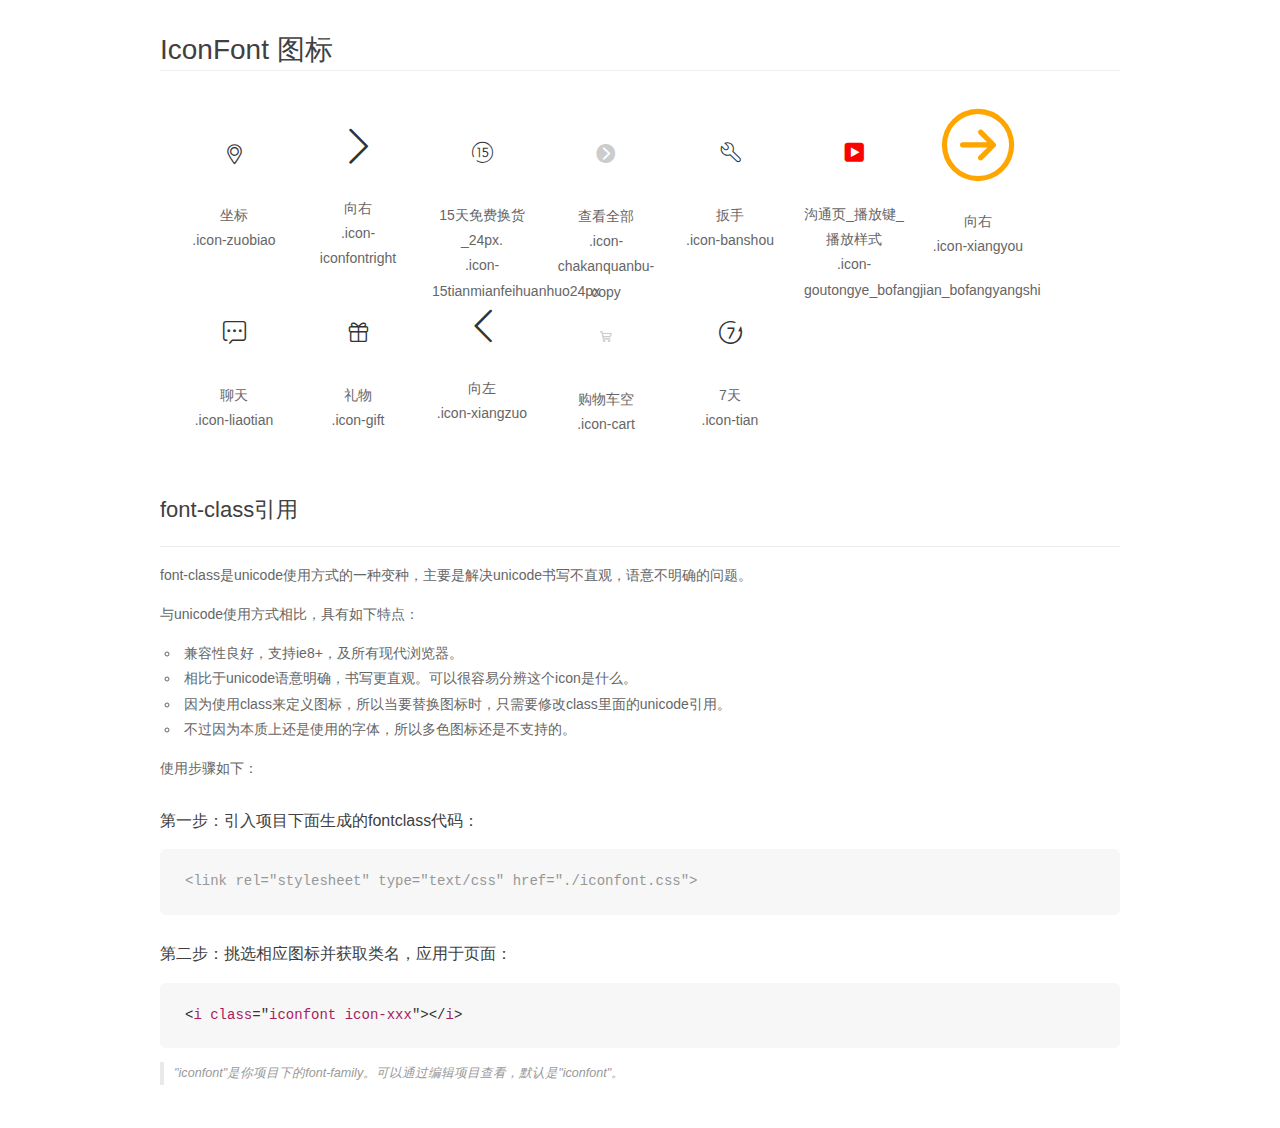
<file: 新建文件夹 (14)/xiaomi/iconfont/demo_fontclass.html>
<!DOCTYPE html>
<html>
<head>
    <meta charset="utf-8"/>
    <title>IconFont</title>
    <link rel="stylesheet" href="demo.css">
    <link rel="stylesheet" href="iconfont.css">
</head>
<body>
    <div class="main markdown">
        <h1>IconFont 图标</h1>
        <ul class="icon_lists clear">
            
                <li>
                <i class="icon iconfont icon-zuobiao"></i>
                    <div class="name">坐标</div>
                    <div class="fontclass">.icon-zuobiao</div>
                </li>
            
                <li>
                <i class="icon iconfont icon-iconfontright"></i>
                    <div class="name">向右</div>
                    <div class="fontclass">.icon-iconfontright</div>
                </li>
            
                <li>
                <i class="icon iconfont icon-15tianmianfeihuanhuo24px"></i>
                    <div class="name">15天免费换货_24px.</div>
                    <div class="fontclass">.icon-15tianmianfeihuanhuo24px</div>
                </li>
            
                <li>
                <i class="icon iconfont icon-chakanquanbu-copy"></i>
                    <div class="name">查看全部</div>
                    <div class="fontclass">.icon-chakanquanbu-copy</div>
                </li>
            
                <li>
                <i class="icon iconfont icon-banshou"></i>
                    <div class="name">扳手</div>
                    <div class="fontclass">.icon-banshou</div>
                </li>
            
                <li>
                <i class="icon iconfont icon-goutongye_bofangjian_bofangyangshi"></i>
                    <div class="name">沟通页_播放键_播放样式</div>
                    <div class="fontclass">.icon-goutongye_bofangjian_bofangyangshi</div>
                </li>
            
                <li>
                <i class="icon iconfont icon-xiangyou"></i>
                    <div class="name">向右</div>
                    <div class="fontclass">.icon-xiangyou</div>
                </li>
            
                <li>
                <i class="icon iconfont icon-liaotian"></i>
                    <div class="name">聊天</div>
                    <div class="fontclass">.icon-liaotian</div>
                </li>
            
                <li>
                <i class="icon iconfont icon-gift"></i>
                    <div class="name">礼物</div>
                    <div class="fontclass">.icon-gift</div>
                </li>
            
                <li>
                <i class="icon iconfont icon-xiangzuo"></i>
                    <div class="name">向左</div>
                    <div class="fontclass">.icon-xiangzuo</div>
                </li>
            
                <li>
                <i class="icon iconfont icon-cart"></i>
                    <div class="name">购物车空</div>
                    <div class="fontclass">.icon-cart</div>
                </li>
            
                <li>
                <i class="icon iconfont icon-tian"></i>
                    <div class="name">7天</div>
                    <div class="fontclass">.icon-tian</div>
                </li>
            
        </ul>

        <h2 id="font-class-">font-class引用</h2>
        <hr>

        <p>font-class是unicode使用方式的一种变种，主要是解决unicode书写不直观，语意不明确的问题。</p>
        <p>与unicode使用方式相比，具有如下特点：</p>
        <ul>
        <li>兼容性良好，支持ie8+，及所有现代浏览器。</li>
        <li>相比于unicode语意明确，书写更直观。可以很容易分辨这个icon是什么。</li>
        <li>因为使用class来定义图标，所以当要替换图标时，只需要修改class里面的unicode引用。</li>
        <li>不过因为本质上还是使用的字体，所以多色图标还是不支持的。</li>
        </ul>
        <p>使用步骤如下：</p>
        <h3 id="-fontclass-">第一步：引入项目下面生成的fontclass代码：</h3>


        <pre><code class="lang-js hljs javascript"><span class="hljs-comment">&lt;link rel="stylesheet" type="text/css" href="./iconfont.css"&gt;</span></code></pre>
        <h3 id="-">第二步：挑选相应图标并获取类名，应用于页面：</h3>
        <pre><code class="lang-css hljs">&lt;<span class="hljs-selector-tag">i</span> <span class="hljs-selector-tag">class</span>="<span class="hljs-selector-tag">iconfont</span> <span class="hljs-selector-tag">icon-xxx</span>"&gt;&lt;/<span class="hljs-selector-tag">i</span>&gt;</code></pre>
        <blockquote>
        <p>"iconfont"是你项目下的font-family。可以通过编辑项目查看，默认是"iconfont"。</p>
        </blockquote>
    </div>
</body>
</html>
</file>
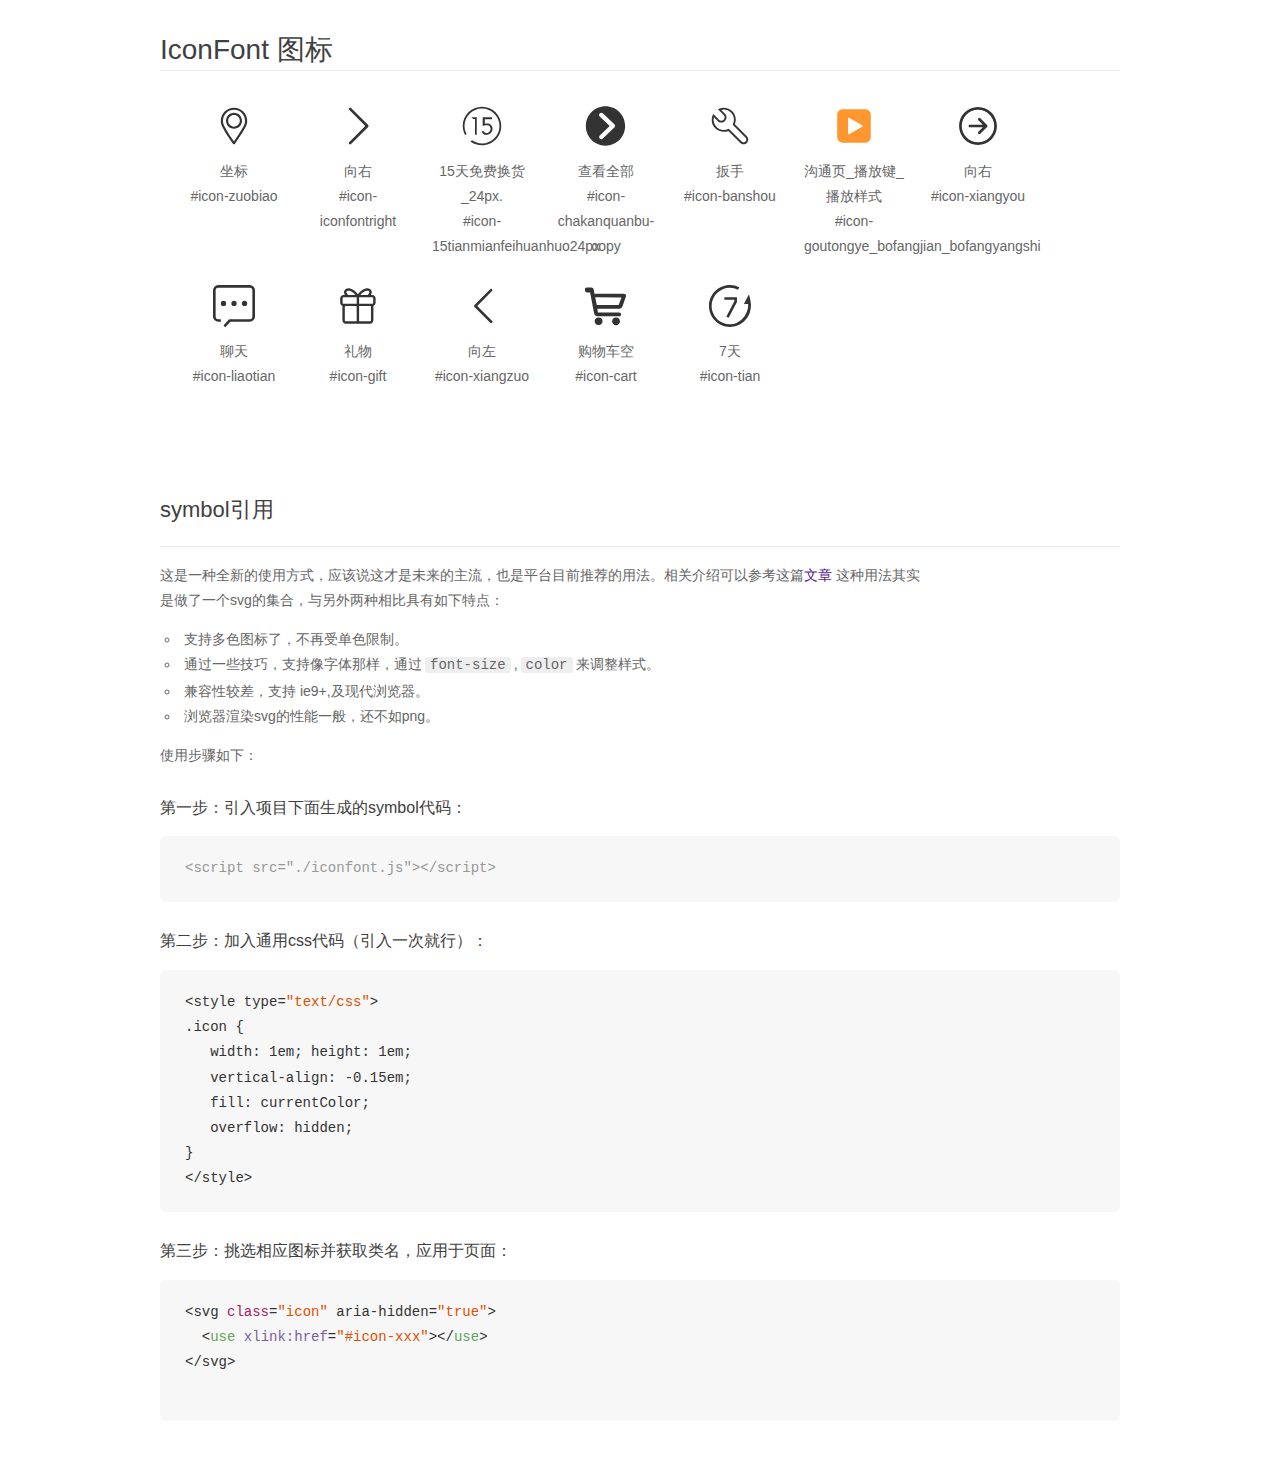
<file: 新建文件夹 (14)/xiaomi/iconfont/demo_symbol.html>
<!DOCTYPE html>
<html>
<head>
    <meta charset="utf-8"/>
    <title>IconFont</title>
    <link rel="stylesheet" href="demo.css">
    <script src="iconfont.js"></script>

    <style type="text/css">
        .icon {
          /* 通过设置 font-size 来改变图标大小 */
          width: 1em; height: 1em;
          /* 图标和文字相邻时，垂直对齐 */
          vertical-align: -0.15em;
          /* 通过设置 color 来改变 SVG 的颜色/fill */
          fill: currentColor;
          /* path 和 stroke 溢出 viewBox 部分在 IE 下会显示
             normalize.css 中也包含这行 */
          overflow: hidden;
        }

    </style>
</head>
<body>
    <div class="main markdown">
        <h1>IconFont 图标</h1>
        <ul class="icon_lists clear">
            
                <li>
                    <svg class="icon" aria-hidden="true">
                        <use xlink:href="#icon-zuobiao"></use>
                    </svg>
                    <div class="name">坐标</div>
                    <div class="fontclass">#icon-zuobiao</div>
                </li>
            
                <li>
                    <svg class="icon" aria-hidden="true">
                        <use xlink:href="#icon-iconfontright"></use>
                    </svg>
                    <div class="name">向右</div>
                    <div class="fontclass">#icon-iconfontright</div>
                </li>
            
                <li>
                    <svg class="icon" aria-hidden="true">
                        <use xlink:href="#icon-15tianmianfeihuanhuo24px"></use>
                    </svg>
                    <div class="name">15天免费换货_24px.</div>
                    <div class="fontclass">#icon-15tianmianfeihuanhuo24px</div>
                </li>
            
                <li>
                    <svg class="icon" aria-hidden="true">
                        <use xlink:href="#icon-chakanquanbu-copy"></use>
                    </svg>
                    <div class="name">查看全部</div>
                    <div class="fontclass">#icon-chakanquanbu-copy</div>
                </li>
            
                <li>
                    <svg class="icon" aria-hidden="true">
                        <use xlink:href="#icon-banshou"></use>
                    </svg>
                    <div class="name">扳手</div>
                    <div class="fontclass">#icon-banshou</div>
                </li>
            
                <li>
                    <svg class="icon" aria-hidden="true">
                        <use xlink:href="#icon-goutongye_bofangjian_bofangyangshi"></use>
                    </svg>
                    <div class="name">沟通页_播放键_播放样式</div>
                    <div class="fontclass">#icon-goutongye_bofangjian_bofangyangshi</div>
                </li>
            
                <li>
                    <svg class="icon" aria-hidden="true">
                        <use xlink:href="#icon-xiangyou"></use>
                    </svg>
                    <div class="name">向右</div>
                    <div class="fontclass">#icon-xiangyou</div>
                </li>
            
                <li>
                    <svg class="icon" aria-hidden="true">
                        <use xlink:href="#icon-liaotian"></use>
                    </svg>
                    <div class="name">聊天</div>
                    <div class="fontclass">#icon-liaotian</div>
                </li>
            
                <li>
                    <svg class="icon" aria-hidden="true">
                        <use xlink:href="#icon-gift"></use>
                    </svg>
                    <div class="name">礼物</div>
                    <div class="fontclass">#icon-gift</div>
                </li>
            
                <li>
                    <svg class="icon" aria-hidden="true">
                        <use xlink:href="#icon-xiangzuo"></use>
                    </svg>
                    <div class="name">向左</div>
                    <div class="fontclass">#icon-xiangzuo</div>
                </li>
            
                <li>
                    <svg class="icon" aria-hidden="true">
                        <use xlink:href="#icon-cart"></use>
                    </svg>
                    <div class="name">购物车空</div>
                    <div class="fontclass">#icon-cart</div>
                </li>
            
                <li>
                    <svg class="icon" aria-hidden="true">
                        <use xlink:href="#icon-tian"></use>
                    </svg>
                    <div class="name">7天</div>
                    <div class="fontclass">#icon-tian</div>
                </li>
            
        </ul>


        <h2 id="symbol-">symbol引用</h2>
        <hr>

        <p>这是一种全新的使用方式，应该说这才是未来的主流，也是平台目前推荐的用法。相关介绍可以参考这篇<a href="">文章</a>
        这种用法其实是做了一个svg的集合，与另外两种相比具有如下特点：</p>
        <ul>
          <li>支持多色图标了，不再受单色限制。</li>
          <li>通过一些技巧，支持像字体那样，通过<code>font-size</code>,<code>color</code>来调整样式。</li>
          <li>兼容性较差，支持 ie9+,及现代浏览器。</li>
          <li>浏览器渲染svg的性能一般，还不如png。</li>
        </ul>
        <p>使用步骤如下：</p>
        <h3 id="-symbol-">第一步：引入项目下面生成的symbol代码：</h3>
        <pre><code class="lang-js hljs javascript"><span class="hljs-comment">&lt;script src="./iconfont.js"&gt;&lt;/script&gt;</span></code></pre>
        <h3 id="-css-">第二步：加入通用css代码（引入一次就行）：</h3>
        <pre><code class="lang-js hljs javascript">&lt;style type=<span class="hljs-string">"text/css"</span>&gt;
.icon {
   width: <span class="hljs-number">1</span>em; height: <span class="hljs-number">1</span>em;
   vertical-align: <span class="hljs-number">-0.15</span>em;
   fill: currentColor;
   overflow: hidden;
}
&lt;<span class="hljs-regexp">/style&gt;</span></code></pre>
        <h3 id="-">第三步：挑选相应图标并获取类名，应用于页面：</h3>
        <pre><code class="lang-js hljs javascript">&lt;svg <span class="hljs-class"><span class="hljs-keyword">class</span></span>=<span class="hljs-string">"icon"</span> aria-hidden=<span class="hljs-string">"true"</span>&gt;<span class="xml"><span class="hljs-tag">
  &lt;<span class="hljs-name">use</span> <span class="hljs-attr">xlink:href</span>=<span class="hljs-string">"#icon-xxx"</span>&gt;</span><span class="hljs-tag">&lt;/<span class="hljs-name">use</span>&gt;</span>
</span>&lt;<span class="hljs-regexp">/svg&gt;
        </span></code></pre>
    </div>
</body>
</html>
</file>
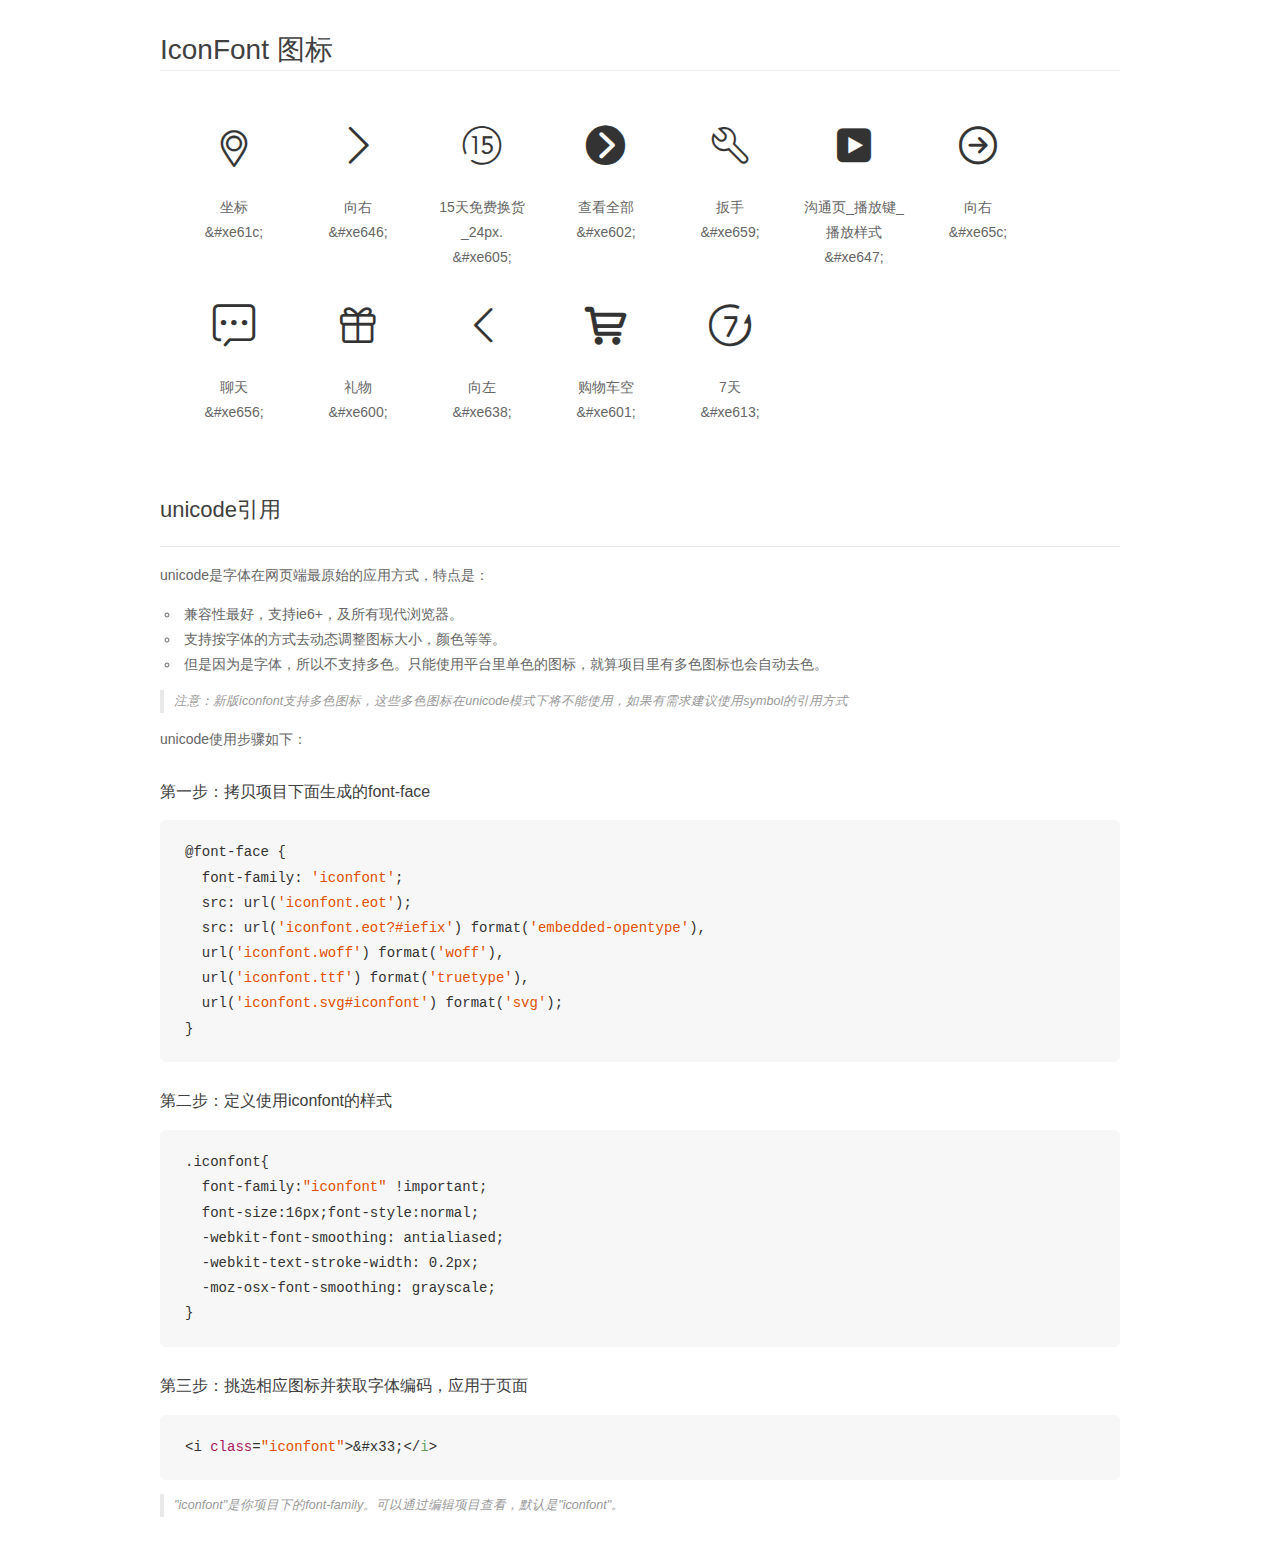
<file: 新建文件夹 (14)/xiaomi/iconfont/demo_unicode.html>
<!DOCTYPE html>
<html>
<head>
    <meta charset="utf-8"/>
    <title>IconFont</title>
    <link rel="stylesheet" href="demo.css">

    <style type="text/css">

        @font-face {font-family: "iconfont";
          src: url('iconfont.eot'); /* IE9*/
          src: url('iconfont.eot#iefix') format('embedded-opentype'), /* IE6-IE8 */
          url('iconfont.woff') format('woff'), /* chrome, firefox */
          url('iconfont.ttf') format('truetype'), /* chrome, firefox, opera, Safari, Android, iOS 4.2+*/
          url('iconfont.svg#iconfont') format('svg'); /* iOS 4.1- */
        }

        .iconfont {
          font-family:"iconfont" !important;
          font-size:16px;
          font-style:normal;
          -webkit-font-smoothing: antialiased;
          -webkit-text-stroke-width: 0.2px;
          -moz-osx-font-smoothing: grayscale;
        }

    </style>
</head>
<body>
    <div class="main markdown">
        <h1>IconFont 图标</h1>
        <ul class="icon_lists clear">
            
                <li>
                <i class="icon iconfont">&#xe61c;</i>
                    <div class="name">坐标</div>
                    <div class="code">&amp;#xe61c;</div>
                </li>
            
                <li>
                <i class="icon iconfont">&#xe646;</i>
                    <div class="name">向右</div>
                    <div class="code">&amp;#xe646;</div>
                </li>
            
                <li>
                <i class="icon iconfont">&#xe605;</i>
                    <div class="name">15天免费换货_24px.</div>
                    <div class="code">&amp;#xe605;</div>
                </li>
            
                <li>
                <i class="icon iconfont">&#xe602;</i>
                    <div class="name">查看全部</div>
                    <div class="code">&amp;#xe602;</div>
                </li>
            
                <li>
                <i class="icon iconfont">&#xe659;</i>
                    <div class="name">扳手</div>
                    <div class="code">&amp;#xe659;</div>
                </li>
            
                <li>
                <i class="icon iconfont">&#xe647;</i>
                    <div class="name">沟通页_播放键_播放样式</div>
                    <div class="code">&amp;#xe647;</div>
                </li>
            
                <li>
                <i class="icon iconfont">&#xe65c;</i>
                    <div class="name">向右</div>
                    <div class="code">&amp;#xe65c;</div>
                </li>
            
                <li>
                <i class="icon iconfont">&#xe656;</i>
                    <div class="name">聊天</div>
                    <div class="code">&amp;#xe656;</div>
                </li>
            
                <li>
                <i class="icon iconfont">&#xe600;</i>
                    <div class="name">礼物</div>
                    <div class="code">&amp;#xe600;</div>
                </li>
            
                <li>
                <i class="icon iconfont">&#xe638;</i>
                    <div class="name">向左</div>
                    <div class="code">&amp;#xe638;</div>
                </li>
            
                <li>
                <i class="icon iconfont">&#xe601;</i>
                    <div class="name">购物车空</div>
                    <div class="code">&amp;#xe601;</div>
                </li>
            
                <li>
                <i class="icon iconfont">&#xe613;</i>
                    <div class="name">7天</div>
                    <div class="code">&amp;#xe613;</div>
                </li>
            
        </ul>
        <h2 id="unicode-">unicode引用</h2>
        <hr>

        <p>unicode是字体在网页端最原始的应用方式，特点是：</p>
        <ul>
        <li>兼容性最好，支持ie6+，及所有现代浏览器。</li>
        <li>支持按字体的方式去动态调整图标大小，颜色等等。</li>
        <li>但是因为是字体，所以不支持多色。只能使用平台里单色的图标，就算项目里有多色图标也会自动去色。</li>
        </ul>
        <blockquote>
        <p>注意：新版iconfont支持多色图标，这些多色图标在unicode模式下将不能使用，如果有需求建议使用symbol的引用方式</p>
        </blockquote>
        <p>unicode使用步骤如下：</p>
        <h3 id="-font-face">第一步：拷贝项目下面生成的font-face</h3>
        <pre><code class="lang-js hljs javascript">@font-face {
  font-family: <span class="hljs-string">'iconfont'</span>;
  src: url(<span class="hljs-string">'iconfont.eot'</span>);
  src: url(<span class="hljs-string">'iconfont.eot?#iefix'</span>) format(<span class="hljs-string">'embedded-opentype'</span>),
  url(<span class="hljs-string">'iconfont.woff'</span>) format(<span class="hljs-string">'woff'</span>),
  url(<span class="hljs-string">'iconfont.ttf'</span>) format(<span class="hljs-string">'truetype'</span>),
  url(<span class="hljs-string">'iconfont.svg#iconfont'</span>) format(<span class="hljs-string">'svg'</span>);
}
</code></pre>
        <h3 id="-iconfont-">第二步：定义使用iconfont的样式</h3>
        <pre><code class="lang-js hljs javascript">.iconfont{
  font-family:<span class="hljs-string">"iconfont"</span> !important;
  font-size:<span class="hljs-number">16</span>px;font-style:normal;
  -webkit-font-smoothing: antialiased;
  -webkit-text-stroke-width: <span class="hljs-number">0.2</span>px;
  -moz-osx-font-smoothing: grayscale;
}
</code></pre>
        <h3 id="-">第三步：挑选相应图标并获取字体编码，应用于页面</h3>
        <pre><code class="lang-js hljs javascript">&lt;i <span class="hljs-class"><span class="hljs-keyword">class</span></span>=<span class="hljs-string">"iconfont"</span>&gt;&amp;#x33;<span class="xml"><span class="hljs-tag">&lt;/<span class="hljs-name">i</span>&gt;</span></span></code></pre>

        <blockquote>
        <p>"iconfont"是你项目下的font-family。可以通过编辑项目查看，默认是"iconfont"。</p>
        </blockquote>
    </div>


</body>
</html>
</file>
<file: 新建文件夹 (14)/tianmao/CSS/index.css>
/*导航 start*/
body{
	background-color:#f5f5f5
}
  .p{
    margin: 0;
  }
.topnav{
	height: 170px;
	width: 100%;
	margin:0 auto;
}
.gundong{
		height: 50px;
		width: 100%;
		background-color: #DD2727;
		position: fixed;
		left: 0;
		top: -50px;	
		opacity: 0.8;
		z-index: 100;
}
.tianmao{
	width: 160px;
margin-top: 12px;
position: absolute;
top: 0px;
left: 0px;
height: 30px;
line-height: 30px;
color: #FFF;
font-size: 28px;
line-height: 30px;
}
.tianmaosousuokuang{
		width:600px;
	height:30px;
	border:2px solid #c40000;
	float:left;
	margin-top: 9px;
}
.gundongbox{
	top: 0px;
width: 1230px;
padding-right: 30px;
position: relative;
height: 50px;
margin: 0px auto;
}
.tianmaosousuo{
	margin-left: 265px;
}
.tianmaosousuobtn a img{
	width: 100px;
	height: 100%;
	margin-top: 10px;
}


.navtopbox{
	width: 100%;
	height: 34px;
	background-color: #f2f2f2;
    margin: 0 auto;
}
.navtop{
	width: 1230px;
	height: 33px;
	background-color: #f2f2f2;
	border-bottom: 1px solid #e5e5e5;
	margin: 0 auto;
}
.navtopli1{
	/*margin-left:150px;*/
	margin-right:19px;
}
.navtopli2{
margin-right:21px;
}
.navtopli4{
	margin:2px 4px 0px 17px;
}
.navtopli5{
	margin:2px 2px 0px 9px;
}
.navtopli6{
	margin-left:21px;
	position: relative;
}
.shoucangjia{
	    width: 62px;
		line-height: 1.4;
padding: 8px 10px;
top: 33px;
display: none;
position: absolute;
left: 0;
z-index: 93110;
border: solid #eee;
border-width: 0 1px 1px;
background: #fff;
}
.shoucangjiajt{
	width: 10px;
}
.navtopli7{
	margin:2px 6px 0px 27px
}
.shoujibanbox{
	position: relative;
}
.shoujiban{
	position: absolute;
	width: 0;
	height: 0;
	border-left: 5px solid transparent;
	border-right: 5px solid transparent;
	border-bottom: 10px solid white;
	top: 17px;
	left: 9px;
	display: none;
}
.shoujibanimgbox p{
	overflow: hidden;
margin-left: 5px;
line-height: 35px;
background: url(../images/TB1sR93OFXXXXaAXXXXXXXXXXXX-145-30.png) no-repeat center;
width: 175px;
height: 30px;
}
.shoujibanimgbox{
	position: absolute;
width: 175px;
height: 227px;
background: #fff;
left: -48px;
top: 26px;
box-shadow: 0 0 5px #aaa;
top: 26px;
left: -74px;
display: none;
z-index: 999;
}
.shoujibanimg{
	width: 175px;
height: 175px;
margin: 5px 0 0px;
background: url(../images/TB1K4a8IpXXXXaRXFXXbNxvWXXX-175-215.png);
}
.navtopli8{
	margin-left:20px;
	margin-right:22px
}
.navtopli9{
	margin-right:22px
}
.navtopli10{
	/*margin-right:3px;*/
	position: relative;
}
.shangjiazhichi{
	position: absolute;
	width: 112px;
	right: -10px;
	padding: 8px 10px;
	z-index: 93110;
border: solid #eee;
border-width: 0 1px 1px;
background: #fff;
display: none;
}
.shangjiazhichi ul li p{
	font-size: 12px;
	font-weight: bold;
	width: 40px;
	height: 20px;
	line-height: 20px;
	width: 36px;
}
.shangjiazhichi ul li a{
	display: inline-block;
	float: left;
width: 48px;
	font-size: 12px;
margin-right: 5px;
line-height: 22px;
color:#666;
}
.shangjiazhichi ul li a:hover{
	color: red;
}
.shangjiazhichi ul li{
    border-bottom: 1px dotted #827777;

}
/*.doudou{*/
	    /*float: none;*/
/*    padding: 5px 0;
    height: auto;
    display: block;
    line-height: 1.4;
    border-bottom: 1px dotted #827777;
    border-top: 1px dotted #827777;
    margin-right: -20px;
	position: relative;*/
/*}*/

.navtopli11{
	margin-right:13px;
	width: 10px;
}

.navtopli12{
	/*margin-top:2px;*/
	/*margin-right:4px;*/
	width: 15px;
}

.navtop ul{
line-height: 34px;
}
.navtop>ul li{
	font-size: 12px;
	color: #baa5af;
	float: left;
	text-align: center;
}
.navtopli3{
	margin-left:348px; 
	position: relative;
}
.navtopli3:hover .mytmalljt img{
	transform:rotate(360deg);
}
.mytmalljt img{
transition:all 1s linear;
}
.mytmall{
	position: absolute;
	top: 34px;
	background-color: #fff;
	width: 74px;
	border: solid #eee;
border-width: 0 1px 1px;
line-height: 1.4;
padding: 8px 10px;
width: 74px;
display: none;
}
.navtopli13{
	/*margin-right:4px;*/
	position: relative;
}
.wangzhandaohang{
	width: 1000px;
    position: absolute;
    height: 250px;
    background: #fff;
    z-index: 99999;
border: 1px solid #eee;
right: -6px;
display: none;
}
.wangzhandaohangbox1{
	width: 275px;
	padding-left: 30px;
overflow: hidden;
height: 200px;
float: left;
}
.wangzhandaohangbox1 h2{
		color: #f56a00;
		font-size: 16px;
font-weight: 100;
float: left;
}
.wangzhandaohangbox1 ul{
	margin-right: -20px;
overflow: hidden;
width: 295px;
height: 194px;
}
.wangzhandaohangbox1>ul>li{
	width: 95px;
float: left;
padding: 6px 0;
overflow: hidden;
}
.wangzhandaohangbox1 ul li a{
	position: relative;
}
.iii{
	position: absolute;
width: 9px;
height: 11px;
line-height: 0;
font-size: 0;
overflow: hidden;
top: -7px;
right: -9px;
background: url(../images/TB1gyXLGFXXXXceXVXXCEcU6VXX-439-220.png) no-repeat -37px -11px;
}
.ii{
	position: absolute;
width: 9px;
height: 11px;
line-height: 0;
font-size: 0;
overflow: hidden;
top: -7px;
right: -9px;
background: url(../images/TB1gyXLGFXXXXceXVXXCEcU6VXX-439-220.png) no-repeat -37px 0px;
}
.wangzhandaohangjiantou{
	width: 5px;
}
.wangzhandaohangbox2{
	width: 375px;
	border-left: 1px solid #f5f5f5;
border-right: 1px solid #f5f5f5;
padding-left: 30px;
overflow: hidden;
height: 200px;
float: left;
}
.wangzhandaohangbox2 h2{
			color: #2263d4;
		font-size: 16px;
font-weight: 100;
float: left;
}
.wangzhandaohangbox2 ul{
	width: 400px;
	height: 200px;
	margin-right: -20px;
overflow: hidden;
}
.wangzhandaohangbox2 ul li{
	width: 95px;
float: left;
padding: 6px 0;
overflow: hidden;
}
.wangzhandaohangbox2 ul li a{
	position: relative;
}
.wangzhandaohangbox4{
	width: 258px;
	height: 200px;
	float: left;
padding-left: 30px;

}
.wangzhandaohangbox4 h2{
	color: #666;
		font-size: 16px;
font-weight: 100;
float: left;
}
.wangzhandaohangbox4 ul{
		width: 258px;
	height: 200px;
	margin-right: -20px;
overflow: hidden;
}
.wangzhandaohangbox4 ul li{
		width: 95px;
float: left;
padding: 6px 0;
overflow: hidden;
}
.wangzhandaohangbox4 ul li a{
	position: relative;
}
.mytmalljt{
	width: 15px;
}
.mytmall{
	cursor: pointer;
}
/*导航 end*/
/*logo导航*/
.logologo{
	width: 1230px;
	height: 100%;
	margin: 0 auto;
}
.logo1{
	height: 136px;
	width: 100%;
	background-color: white;
}
.logobox{
	height: 130px;
	width: 100%;
}
.logoleft{
	height: 130px;
	width: 253px;
}
.logoright{
	width:629px;
}
.logoright1{
	padding-top: 38px;
}
.logoright2{
	width:490px;
	height:36px;
	border:2px solid #c40000;
	float:left
}
.logoright3{
	padding-top: 38px;
}
.logoright4{
	margin-top: 6px
}

.logoright5{
	color:#c40000
}
.logoright6{
	vertical-align:middle
}
.logobox ul{
	float: left;
}
a:hover{
	color:red;
}

.logo{
	width:1230px;
	height: 136px;
	margin: 0 auto;
	background-color: #fff;
	float: left;
}
.logo_left{
	width:290px;
	height: 100%;
	float: left;
	margin-left: -50px;
}
.logo_right{
	width: 627px;
	height: 129px;
	margin:0 auto;
	float:left;
	margin-left: 70px;
}
.logo_right>ul li{
	color: #dfdfdf;
	font-size: 12px;
	float: left;


}
.logoright.logowenzi{
		margin-top: 7px;
}
.logo_right>ul li span{
	padding: 0 12px 0 0;
	color: #999999;

}

/*logo导航 end*/
/*banner部分 start*/
.bannerbox{
	height: 536px;
	width: 100%;
	margin: 0 auto;
}
#box{
	width: 1230px;
	height: 100%;	
	position: relative;
	margin: 0 auto;
}
.banner{
	width: 100%;
    height: 536px;
margin: 0 auto;

}
.banner1{
	margin-left:29px;
	margin-right:27px;
}
.banner2{
	margin-left:27px;
	margin-right:30px;
}
.banner3{
	margin-left:30px;
	margin-right:30px;
	width: 70px;
}
.banner4{
	margin-left:31px;
	margin-right:31px;
	width: 50px;
}
.banner5{
	margin-left:29px;margin-right:30px;
	width: 50px;
}
.banner7{
	width: 50px;
}
.banner8{
	width: 50px;
}
.banner9{
	width: 90px;
}
.banner-body{
	height: 500px;
	width: 100%;
	  
		background-color:#2aece8;
	    float: left;
	      background-repeat: no-repeat;
	      position: relative;

}
.bigbox{
	height: 464px;
	width: 1130px;
	margin: 0 auto;
	position: relative;

}
.bigbox a{
		opacity: 0;
}
.bigbox a img{
	position: absolute;
	left: 0;
	top: 0;

}
.banner-left{
	width: 202px;
	height: 500px;
	background-color:#efe2e2;
	/*margin-left:150px;*/
	position: absolute;
	top: 0px;
}

.banner-left>ul li{
height: 31.25px;
width: 202px;
font-size: 14px;
line-height: 31.25px;
}
.banner-left>ul>li img{
margin-left: 15px;
margin-right: 8px;
margin-top: 7px;
margin-bottom: -3px;
}
.banner-left>ul>li a{
color: #000000;
}
.banner-left>ul>li a:hover{
	color: red;
}
.banner-top{
	width: 100%;
	height: 36px;
	background-color: #dd2727; 
	position: relative;
    margin-top: 2px;

}
.banner-top ul{
    line-height: 40px;
	width: 1230px;

	background-color: #dd2727;
	margin: 0 auto;


}
.jianguan a{
	position: relative;
}
.bianli{
	position: absolute;
	left: 60px;
	top: -31px;
	opacity: 0;
 
}
.bianli1{
	/*left:530px;*/
	left: 32px;
}
.bianli2{
    left: 10px;
}
.bianli3{
	/*left:720px*/
	left: 0;
}	
.bianli4{
	/*left:798px*/
	left: 0;
}
.bianli5{
	/*left:875px*/
	left: 0;
}
.bianli6{
	left: 0;
	/*left:955px*/
}
.bianli7{
	left: 0;
    /*left:1032px*/
}
.bianli8{
	left: 0;
	/*left:1110px*/
}
.bianli9{
	left: 0;
	/*left:1195px*/
}
.banner-top li{
	height: 36px;
	float:left;
	text-align: center;
	font-size: 16px;
	color: #f8ffff;
	font-weight: bold;
}
/*.jianguan{
	width: 8px;
	padding:0 10px;
}*/
.banner6{
	text-align: center;
	width: 50px;
}
.banner6 a{
	text-align: center;
	margin: 0 auto;
	/*margin-left: 50px*/
}
.banner-topli1{
	width:202px ;
	height:36px;
	background-color:#c60a0a;
	/*margin-left:150px;*/
}
.banner-top>ul>li a{
color: #ffffff;
width: 48px;
height: 36px;
}
.banner-right{
height:482px;
width: 102px;
float: right;
/*margin-right: 140px;*/
margin-top: 9px;
position: absolute;
top: 0;
right: 0;
background:rgba(0,0,0,0.6);
/*background-color: black;*/
}
.banner-center{
	width: 220px;
	height: 235px;
	background-color: #fff;
	float: right;
	position: absolute;
	right: 165px;
	top: 0px;
	opacity: 0.8;
}
.banner-center:hover
{
	opacity: 1;
}
.bannerdajiangyou:hover{
	background:rgba(0,0,0,0.8);
}
.bannerdajiangyou{
	height: 100%;
}
.banner-right1{
	font-size:12px;
	color:#ffffff;
	margin-top:11px;
	margin-bottom:13px;
	margin-left:27px;
}
.banner-right2{
	color:#ffffff;
	margin-top:11px;
	margin-left:19px;
	font-size:12px;
}
.banner-right3{
	color:#ffffff;
	margin-bottom:12px;
	margin-left:15px;
	font-size:12px;
}
.banner-right4{
	font-size:12px;
	color:#ffffff;
	margin-bottom:5px;
	margin-left:15px;

}
.banner-right5{
vertical-align:middle;
}
.banner-right6{
	font-size:12px;
	color:#ffffff;
	margin-bottom:5px;
	margin-left:15px;
}
.banner-right7{
	vertical-align:middle;
}
.banner-right8{
	font-size:12px;
	color:#ffffff;
	margin-bottom:5px;
	margin-left:15px;
}
.banner-right10{
	font-size:12px;
	color:#ffffff;
	margin-top:18px;
	margin-left:19px;
	margin-bottom:25px;

}
.banner-right9{
	vertical-align:middle;
}
.banner-right11{
margin-top:17px;
margin-left:21px;
}
.banner-right12{
	font-size:12px;
	color:#ffffff;
	line-height:12px;
	text-align:center;
}
.banner-right13{
	font-size:12px;
	color:#ffffff;
	line-height:12px;
	text-align:center;
}
.banner-right14{
	color:#fff;
}

.denglu{
height: 25px;
width: 82px;
background-color:#dd2727;
border-radius: 12px;
line-height:25px;
margin: 0 auto;
color:#ffffff;
}
/*#kl a:hover {
	text-decoration:underline;
}*/
.huodong{
	height: 24px;
	width: 100px;
	line-height:25px;
	background:rgba(0,0,0,0.8);
/*	background-color:blue;*/
	opacity: 0.8;
	color:#ffffff;
	text-align: center;
	margin-top: 35px;
}
.dianbtn{
	width: 239px;
	height: 23px;
	position: absolute;
	left: 531px;
	bottom: 19px;
}
.dianbtn li{
	width: 23px;
	height: 23px;
	border-radius: 50%;
	background-color: black;
	margin-right: 15px;
	float: left;
	opacity: 0.5;
}
.btn:hover{
	background-color: #ffffff;
	cursor: pointer;
}
.dianbtn .active{
	background-color:  #ffffff;
}

/*banner部分 end*/
.xuanxiangkabox{
	height: 500px;
	width: 860px;
	background-color: #fff;
	position: absolute;
	top: 0;
	left: 202px;	
	z-index: 100000;
	display: none;
} 
.xuanxiangka{
	float: left;
width: 583px;
height: 462px;
margin: 19px 30px;
overflow: hidden;
background-color: #FFF;
}
.xuanxiangkatext{
	    width: 70px;
    color: #333;
    margin-right: 30px;
    position: relative;
    font-size: 14px;
    font-weight: 700;
    line-height: 22px;
    height: 44px;
    float: left;
}
.xuanxiangkadiyipai{
	width: 583px;
float: left;

}
.xiaozi{
height: 22px;
line-height: 22px;
font-size: 14px;
color: #666;
float: left;
margin-left: 13px;
margin-top: 1px;

}
.diwen{
	position: absolute;
	left: 130px;
	top: 60px;
	border-bottom: 1px dashed rgba(0, 0, 0, 0.1);
	margin-bottom: 100.5px;
    height: 10.5px;
    width: 480px;
}
.xuanxiangkatupian{
float: left;
background-color: #FAFAFA;
width: 197px;
padding: 10px;
height: 480px;
background-color: #fff;
}
.tupianhehe{
	float: left;
width: 73px;
margin-right: 1px;
margin-bottom: 1px;
height: 37px;
padding: 5px 10px;
overflow: hidden;
background-color: #FFF;
}
.tupianhehe img{
	width: 73px;
display: block;
margin: 0px auto;
}
/*热门品牌 start*/

   .box-img{
	width: 122px;
    height: 92px;
    line-height: 92px;
    text-align: center;
   }
   .box-img img{
   vertical-align: middle;
   }
   .box-guanzhu{
	width: 122px;
    height: 92px;
    position: absolute;
    left: 0;
    top: 0;
    background-color: black;
    background:rgba(0,0,0,0.8);
 
    display: none;

   }

   .box-guanzhu p{
   	    color: white;
   	     font-size: 12px;
   	     line-height: 72px;
   	     text-align: center;
   	     margin: 0 auto;
   }
   .box-guanzhu a{
   	 font-size: 12px;
   	 background-color: red;
   	 padding: 2px 4px 2px 4px;
   	 border-radius:10px;
   	 position: absolute;
   	 left: 33px;
   	 top: 60px;
   	 color: white;
   }
   .dian{
   	 width: 10px;
   	 height: 10px;
   	 /*background: #fff;*/
   	 position: absolute;
   	 right: 10px;
   	 top: 10px;
   	 background: url(../images/qwer.png) no-repeat;
   	 background-size: 105%;
   }
.hotbrands{
	background-color: #f9f8f3;
	width: 1230px;
	height: 451px;
	margin: 0 auto;
	/*margin-left: 150px;*/
	/*margin-top: 30px;*/
	/*margin-bottom: 60px;*/
	
}.hottop{
    width:1225px;
    height:20px;
    margin-top:30px;
    margin-bottom:10px;
    padding-left:5px;
    background-color:    #F9F8F3;
    float: left;

}
.hottop1{
	width:246px;
	height:371px;
	float:right;
	background-color:#f9f8f3;
}
.hottop1 img:hover{
	opacity: 0.5;
}
.hottop2{
	vertical-align:middle;
}
.hoptop3{
	width:75px;;
}
.hottop p{
	float: left;
    font-size:18px;
    padding-left:5px;
    line-height: 20px;
}
.hottop span{
    font-size:14px;
}
.shoucangijia{
	cursor: pointer;
}
.picture{
	width: 245px;
	height: 371px;
	background-color:#f9f8f3;
	float: left;
}
.picture:hover{
	opacity: 0.8
}
.zhezhao:hover{
	opacity: 0.8

}
.photo{
	width: 122px;
    height: 92px;
    background-color:#f9f8f3;
    float: left;
margin-left: 1px;
margin-bottom: 1px;
   /*	background-color: red;*/
   	position: relative;
   }
.dier{
	
   	margin-left: -860px;
   	margin-top: 90px;
}
.disan{

   	margin-left: -860px;
   	margin-top: 90px;
}
.circle{
	border-radius: 50%;
	background-color: white;
	width: 75px;
	height: 75px;
	text-align: center;
	margin-top: 15px;
	margin-left: 20px;
	line-height: 75px;
	overflow:hidden;
}
.wenzi{
	background-color: #f9f8f3;
	width: 139px;
	height: 371px;
	float: right;
	margin-top: -360px;
}
.wenzi>li span:hover{
	color: red;
}
/*热门品牌 end*/
.dingweibox
{
	z-index: 10;
	width: 35px;
	height: 732px;
	background-color: #000;
	right:0;
	top:0;
	position:fixed;
}
.dingweibox>div{
	width: 35px;
	margin: 8px 8px;
	position: relative;
}
.dingweibox>p{
	width: 35px;
	margin: 8px 8px;
	position: relative;
}
.dingweibox>div>.dingqian{
	background: #333;
	width: 100px;
	height: 30px;
	position: absolute;
	left:-150px;
	top:-5px;
	color: #fff;
	line-height: 30px;
	text-align: center;
	font-size: 12px;
	display: none;
}
.dingweibox>div>.dinghou{
	width: 0;
	height: 0;
	position: absolute;
	left:-50px;
	top:5px;
	display: none;
	border-top:5px solid rgba(0,0,0,0);
	border-right:0;
	border-left:5px solid #333;
	border-bottom:5px solid rgba(0,0,0,0);
}
.dingweibox>.dingweibox1{
	margin-top:100px;
}
.dingweibox>.dingweibox2{
	margin:100px 0 0 10px;
}	
.dingweibox>.dingweibox3{
	margin-left:10px;
}
.dingwei{
	width: 160px;
	position: fixed;
	right: 35px;
	top: 400px;
	left: 1050px;
	display: none;
	height: 207px;
	background: url(../images/TB1oO5xLVXXXXbnXXXXXXXXXXXX-154-207.png);
}
.dingwei1{
	margin-left:27px;
	margin-top:45px;
	height:100px;
}
.dingwei2{
	margin-left:15px;
}
/*产品展示 start*/
/*.zhanshi{
	background-color: black;
	width: 1230px;
	height: 577px;
	
	
}*/
.zhanshi1{
	vertical-align:middle;
}
.zhanshi2{
	width:140px;
}
.zhanshi3{
	margin-left: 10px;
}
.zhanshi4{
	border-bottom:1px solid #eeeeee;
}
.zhanshi5{
	margin-left: 10px;
}


.show{
	width: 1230px;
	height: 477px;
	background-color: #f5f5f5;
    margin: 30px auto;

}
.show1{
	height: 100%;
	width: 238px;
	background-color: white;
	float: left;
	margin-left: 8px;

}
.show2{
	width: 1230px;
	height: 100px;
	background-color: #f5f5f5;
/*	float: left;*/
margin: 0 auto;
background-image: url(../images/images/天猫截图.png);
	
}
.bgcolor{
	width: 100%;
	height: 36px;
	background-color: #dd2727;
	float: left;
	line-height: 36px;
	text-align: center;

}
.zi{
	margin-left: 7px;
	font-family: "黑体";
	font-size: 18px;
	color: white;
	font-weight: bold;
	vertical-align:middle;

}
.tupian{
	width: 200px;
	height: 220px;
	background-color: white;
	float: left;
	margin-left: 18px;
}

.bgcircle{
	border-radius: 50%;
	background-color: #f8f8f8;
	width: 140px;
	height: 140px;
	text-align: center;
	margin-top: 8px;
	margin-left: 30px;
	float: left;
	line-height: 140px;
}
.bgcircle img{
	vertical-align: middle;
	width: 120px;
	z-index: 999;
}
.biaoti{
	text-align: center;
	font-family: "黑体";
	font-size: 20px;
	font-weight: bold;
	vertical-align:middle;
	margin-top: 21px;
}
.biaoti1{
	text-align: center;
	font-size: 14px;
	vertical-align:middle;
	margin-top: 7px;
	color: #888888;
}
.biaoti1 a{
	color:#888888;
}
.biaoti1 a:hover{
	color:red;
}
.biaoti a{
	color:black;
}
.biaoti a:hover{
	color:red;
}
.biaoti:hover{
	color: red;
}
.biaoti1:hover{
	color: red;
}
/*产品展示 end*/
.center{
	width: 1230px;
	height: 100%;
	margin: 0 auto;
	
}
/*亲子时光 start*/
.babytop{
    width:1220px;
    height:20px;
    border-left:5px solid #f7a945;
    padding-left:5px;
    background-color: #f5f5f5;
    float: left;
    margin-top:15px;
    margin-bottom: 10px;
}
.babytop p{
	float: left;
    font-size:18px;
    padding-left:5px;
    line-height: 20px;
}
.babytop span{
    font-size:14px;
}
.babytime{
	background-color: #f5f5f5;
	width: 1230px;
	height: 470px;
	margin: 0 auto;
/*	float:left;
	margin-left: 150px;
	margin-top: 10px;
	margin-bottom: 30px;*/
}
.babytime1{
	width:247px;height:100%;margin-left:0
}
.babytime2{
	width:248px;height:100%;float:right;background-color:#f5f5f5;
}
.babytime3{
	margin-left:0
}
.babytime4{
height:440px;

}
.babytime5{

}
.baozha{
	width:145px;
	position:absolute;	
	right:0;
	bottom:0;

}
.baozha2{
height:100%

}
.baozha3{
	width:100px;
	position:absolute;
	right:0;
	bottom:0;
}
.baozha4{
	width:247px;
	height:100%;
	margin-left:0}
	.baozha5{
		margin-top: 1px;

	}
	.baozha6{
		margin-left:0;margin-bottom:0
	}
	.baozha7{
		width:248px;
		height:100%;
		float:right;
		background-color:#f5f5f5;}
.babyphoto{
	width: 244px;
    height: 220px;
    background-color:white;
    float: left;
    margin-left: 1px;
    margin-bottom: 1px;
    position: relative;
}
.babytimeright{
	width: 100%;
	height: 146.5px;
    background-color:white;
    position: relative;
    float: right;
}
.babymidword{
	position: absolute;
bottom: 110px;
height: 30px;
width: 100%;
background: rgba(255,255,255,.8);
overflow: hidden;
}
.babymidwordimg{
	height: 30px;
width: 100%;
line-height: 30px;
font-size: 14px;
text-align: center;
overflow: hidden;
}
.babybottomword{
	    height: 112px;
    width: 100%;
    overflow: hidden;
    color: #fff;
    position: relative;
	background-color: #F7A945;
	margin-top: -4px;
}
.babybottomwordword{
	width: 100%;
text-align: center;
margin-top: 20px;
font-weight: 700;
font-size: 22px;
}
.babybottomwordword2{
	width: 100%;
text-align: center;
font-size: 18px;
}
.babybottomwordword3{
	width: 100%;
height: 30px;
background: url(../images/index11.png)center 0 no-repeat;
position: absolute;
left: 0;
bottom: 0;
}
.fontsize{
	font-size: 16px;
	margin-top: 29px;
	margin-left: 25px;
}
.fontsize a{
color: black;
}
.fontsize a:hover{
color: red;
}.fontsize1 a{
color: #f7a945;
}
.fontsize1 a:hover{
color: red;
}


.fontsize1{
	font-size: 12px;
	margin-top: 10px;
	margin-left: 25px;
	color: #f7a945;
}
.fontsize:hover{
	color: red;
}
/*亲子时光 end*/
/*户外出行 start*/
.outtop{
    width:1220px;
    border-left:5px solid #19c8a9;
    padding-left:5px;
    background-color: #f5f5f5;
    float: left;
    margin-top: 15px;
    margin-bottom:10px;
}
.outtop p{
	float: left;
    font-size:18px;
    padding-left:5px;
    line-height: 20px;
}
.outtop span{
    font-size:14px;
}
.outdoor{
	background-color: #f5f5f5;
	width: 1230px;
	height: 541px;
	margin:  0 auto;
/*	float:left;
	margin-left: 150px;
	margin-top: 30px;*/
}
.fontsize2{
	font-size: 12px;
	margin-top: 10px;
	margin-left: 25px;
	color: #19c8a9;
}
.fontsize2 a{
color:#19c8a9;
}
.fontsize2 a:hover{
color: red;
}
/*户外出行 end*/
/*广告 start*/
.ad{
    background-color: #f5f5f5;
	width: 1230px;
	height: 90px;
	text-align: center;
    margin: 0 auto;
    margin-top: 90px;
    background-image: url(../images/images/鞋.png);
	/*margin-left: 150px;
	margin-top: 9px;*/	
}
.ad img{
	width: 1218px;

}

/*广告 end*/
/*打造爱巢 start*/
.dazaotop{
    width:1220px;
    height:20px;
    border-left:5px solid #f15453;
    padding-left:5px;
    background-color: #f5f5f5;
    float: left;
    margin-top:15px;
    margin-bottom:10px;
}
.dazaotop p{
	float: left;
    font-size:18px;
    padding-left:5px;
    line-height: 20px;
}
.dazaotop span{
    font-size:14px;
}
.home{
	background-color: #f5f5f5;
	width: 1230px;
	height: 541px;
	margin: 0 auto;
/*	float:left;
	margin-left: 150px;
	margin-top: 50px;
	margin-bottom: 30px;*/
}
.fontsize3{
	font-size: 12px;
	margin-top: 10px;
	margin-left: 25px;
	color: #f15453;
}
.fontsize3 a{
color:#f15453;
}
.fontsize3 a:hover{
color: red;
}
/*打造爱巢 end*/
/*居家生活 start*/
.jiajutop{
    width:1230px;
    height:20px;
    border-left:5px solid #64c333;
    padding-left:5px;
    background-color: #f5f5f5;
    float: left;
    margin-top:10px;
    margin-bottom:10px;
}
.jiajutop p{
	float: left;
    font-size:18px;
    padding-left:5px;
    line-height: 20px;
}
.jiajutop span{
    font-size:14px;
}
.life{
	background-color: #f5f5f5;
	width: 1230px;
	height: 541px;
	margin: 0 auto;
/*	float:left;
	margin-left: 150px;
	margin-top: 30px;*/
}
.fontsize4{
	font-size: 12px;
	margin-top: 10px;
	margin-left: 25px;
	color: #64c333;
}
.fontsize4 a{
color:#64c333;
}
.fontsize4 a:hover{
color: red;
}
/*居家生活 end*/

/*广告2 start*/
.ad2{
    background-color: #f5f5f5;
	width: 1230px;
	height: 90px;
	margin: 60px auto 30px;
	background-image: url(../images/images/天猫截图_08.png);
	z-index: 10;
	margin-top: 90px;
}

/*广告2 end*/
/*潮电酷玩 start*/
.chaodiantop{
    width:1220px;
    height:20px;
    border-left:5px solid #0aa6e8;
    padding-left:5px;
    background-color: #f5f5f5;
    float: left;
    margin-top:10px;
    margin-bottom:10px;
}
.chaodiantop p{
	float: left;
    font-size:18px;
    padding-left:5px;
    line-height: 20px;
}
.chaodiantop span{
    font-size:14px;
}
.play{
	background-color: #f5f5f5;
	width: 1230px;
	height: 541px;
	margin: 0 auto;
	/*float:left;
	margin-left: 150px;
	margin-top: 50px;
	margin-bottom: 30px;*/
}

/*潮电酷玩 end*/
/*美丽人生 start*/
.meitop{
    width:1220px;
    height:20px;
    border-left:5px solid #ea5f8d;
    padding-left:5px;
    background-color: #f5f5f5;
    float: left;
    margin-top:30px;
    margin-bottom:10px;
}
.meitop p{
	float: left;
    font-size:18px;
    padding-left:5px;
    line-height: 20px;
}
.meitop span{
    font-size:14px;
}
.beautifullife{
	background-color:#f5f5f5;
	width: 1230px;
	height: 541px;
	margin: 0 auto;

}
/*美丽人生 end*/

/*广告3 start*/
.ad3{
    background-color: #f5f5f5;
	width: 1230px;
	height: 90px;
	margin: 60px auto 30px;
    margin-top: 40px;
}

/*广告3 end*/

/*猜你喜欢 start*/
.caini{
	margin: 0 auto;
	width: 1230px;
	height: 316px;
	margin-top: -40px;
	background-color: #f5f5f5;	
}

.cainipic:hover{
	opacity: 0.8;
	border: 1px solid red;
}
.caini1{
	margin: 0 auto ;
	width: 1230px;
	height: 316px;
/*	margin-top: 27px;*/
	background-color: #f5f5f5;
    
	/*margin-left: 150px;*/
	
}
.cainipic{
	width: 238px;
	margin-right: 6px;
	height: 302px;
	background-color: white;
	float: left;
    border:1px solid #f5f5f5;
}
.caini img{
	width: 238px;
	height: 228px;
    text-align: center;
}
.caini1 img{
	width: 238px;
	height: 228px;
    text-align: center;
}
.cainitext1{
	color:#666666;
	font-size: 14px;
	margin-left: 15px;

}
.cainitop{
	width: 250px;
	height: 100px;
	font-size: 20px;
	margin: 60px auto 30px;
	line-height: 100px;
	text-align: center;
	margin-top: 10px;
}

/*猜你喜欢 end*/
/*底部列表 start*/
.bottomlist{
	width: 1230px;
	height: 362px;
	line-height: 151px;
	margin: 0 auto;
	/*color:#8b8b8b;*/

}
.bottomlist-top{
	width: 1230px;
	height: 152px;
	text-align: center;
	margin: 0 auto;
/*	float: left;
	margin-left: 150px;*/
}
.bottomlist-bottom{
	/*float: left;*/
	width: 1230px;
	height: 211px;
	margin:0 auto;
	/*margin-left: 150px;*/
}
.bottomlist-bottom ul{
	float: left;
	height: 221px;
	line-height: 13px;
	margin-right:126px;	


}
.bottomlist-bottom>ul li{
	font-size: 13px;
	color:#8b8b8b;
	margin-bottom: 9px;

}
/*底部列表 end*/

.navbottombox{
	width: 100%;
	height: 207px;
	margin: 0 auto;
	background-color: black;

}
/*底部导航 start*/
.navbottom{
overflow:hidden; 
	border-top:2px solid red;
	width: 1230px;
	height: 196px;
	background-color: black;
    margin: 0 auto;


}
.bottom-1{
	margin-left:20px;
	margin-top: 12px;  
	float: left;
height: 14px;
width: 1230px;

}
.bottom-2{
	margin-left:20px;
	margin-top: 24px;  
	float: left;
height: 14px;
width: 1230px;
}
.bottom-3{
	margin-left:20px;
	margin-top: 16px;  
	float: left;
height: 12px;
width: 1230px;
}
.bottom-4{
	margin-left:20px;
	margin-top: 8px;  
	float: left;
height: 12px;
width: 1230px;
}
.bottom-5{
	margin-left:20px;
	margin-top: 9px;  
	float: left;
height: 12px;
width: 1230px;
}
.bottom-6{
	margin-left:20px;
	margin-top: 14px;  
	float: left;
height: 30px;
width: 1230px;
}


.bottom-1 li{
	height: 14px;
	float: left;
	font-size: 14px;
	color:white;
	margin-right:7px;
}
.bottom-2 li{
	float: left;
	font-size: 12px;
	color:white;
}
.bottom-3 li{
	float: left;
	font-size: 12px;
	color:#a4a4a4;
	margin-right:66px; 
}
.bottom-4 li{
	float: left;
	font-size: 12px;
	color:#a4a4a4;
}

.bottom-5 li{
	float: left;
	font-size: 12px;
	color:#314d68;
}
/*底部列表 end*/
/*右侧浮动栏 start*/
.adright{
	height: 634px;
	width: 35px;
	background-color: #000000;
	position:fixed;
	z-index: 10;
	right: 0;
	top:0; 
}
.adright-1{
	margin-top: 108px;

}
.adright-2{
	margin-top: 8px;
}
.adright-7{
	margin-bottom: 65px;
	}
/*右侧浮动栏 end*/
.left1{
	}
	.daohang{
		background-color: #DD2727;
		position: relative;
width: 36px;
height: 36px;
line-height: 36px;
text-align: center;
color: #FFF;
margin-top: 1px;
font-size: 12px;
	}
	.leftbtn1{

	}
.leftbtn{
position: relative;
width: 36px;
height: 36px;
line-height: 36px;
text-align: center;
color: #FFF;
margin-top: 1px;
background-color: rgba(0, 0, 0, 0.6);
font-size: 12px;
cursor: pointer;
    
}
.leftwenzi{
   	line-height: 17px;
width: 24px;
height: 28px;
margin: 0px auto;
   }
.leftbox{
 position: fixed;
     /*display: none;*/
     bottom: 80px;
     left: -36px;
     height: 375px;
     width: 35px;
     text-align: center;
}
.dingbu{
	line-height: 36px;
background-color: rgba(0, 0, 0, 0.5);
position: relative;
width: 36px;
height: 36px;
text-align: center;
color: #FFF;
margin-top: 1px;
font-size: 12px;
}
a{
	cursor: pointer;
	/*color:red;*/
}
</file>
<file: 新建文件夹 (14)/tianmao/CSS/public.css>
body,p,h1,h2,h3,h4,h5,h6,ul,li,input{
	margin: 0px;
	padding: 0px;
	list-style: none;/*清除列表标签的小圆点*/
	font-family: Arial,"微软雅黑","黑体";
	font-size: 14px;/*10px最小*/
	font-weight: normal;
}
a{
	color:#baa5af;
	text-decoration: none;


}
</file>
<file: 新建文件夹 (14)/yidong/css/base.css>
.main{
	width:1200px;
	margin:0 auto; 
	list-style: none;
}

body,p,h1,h2,h3,h4,h5,h6,ul,ol,dl,li,dt,dd,input{
	margin:0;
	padding:0;
	/*list-style: none;*/
}
/*低版本中img属性里有1px的边框。*/
img{
border: 0px;
}

a{
	text-decoration: none;
}

body{
	font-family: "微软雅黑","楷体";
}
</file>
<file: 新建文件夹 (14)/yidong/css/main.css>
/*顶部开始*/
.tb{
	width: 100%;
	height: 24px;
	border-bottom:1px solid #ececec;
	background: #f6f6f6;
	min-width:1200px; 
}
.tb a{
	color: #888;
	display: inline-block;
}
.tb a:hover{
	color: #25b2fe;
}
.tb1 li{
	font-size: 14px;
	list-style-type:none; 
    float: left;
    color: #888888;
    line-height: 23px;
    text-align: center;

}


#tb1_2{
	margin-left:10px; 
}
.tb_line{
	margin-left: 10px;
	float: left;
	width: 1px;
	height: 25px;
	background: #ececec;
}
.tb_line1{
	margin-right: 5px;
	float: right;
	width: 1px;
	height: 25px;
	background: #ececec;
}
.tb2 li{
	font-size: 14px;
	margin-right: 5px;
	list-style-type:none; 
    float: right;
    color: #888888;
    line-height: 23px;
    text-align: center
}
#tb2_1{
	padding-right: 26px;
	/*background:blue;*/
	margin-right: 0px;
	width: 120px;
	background-image: url(../images/new.gif);
	/*background-image: url(../images/.gif);*/
	background-repeat: no-repeat;
	background-position: 109px 5px;
    position: relative;
}
#tb2_1 a{
	display: inline-block;
    margin-left: 0px;
    
}
#tb2_1:hover{
	background-color:#fff;
	box-shadow:0 6px 12px rgba(0,0,0,0.175)
}
.tb2_2{
	background-color: #333;
	background: url(../images/t1-1.png) 0px center no-repeat;
	width: 10px;
	height: 14px;
	position:absolute;
	top: 5px;
	left: 10px; 
	z-index: 1
}
#tb2_1:hover .tb2_1_display{
	display: block;
}
.tb2_1_display{
	width: 160px;
	height: 155px;
	background-color:#fff; 
	position: absolute;
	left: 0;
	bottom: -155px;
	box-shadow:0 6px 12px rgba(0,0,0,0.175);
	z-index: 100;
	display: none;
}
.tb2_1_display img{
	display: block;
	width: 100px;
	height: 100px;
	margin-top: 10px;
	margin-left: 23px;
}
.tb2_1_display p{
	text-align: center;
}


#tb2_3{
	 position: relative;
	padding:0px;
	width: 58px;
	text-align: right;
}
#tb2_3:hover{
	background: #fff;
	box-shadow: 0 0 12px rgba(0,0,0,0.175);;
}
#tb2_3 .tb2_3_display{
	width: 170px;
	height: 110px;
	padding-top: 10px;
	background-color: #fff;
	position: absolute;
	left: 0;
	bottom: -120px;
	display: none;
	box-shadow:0 6px 12px rgba(0,0,0,0.175);

}
#tb2_3:hover .tb2_3_display{
	display: block;

}
#tb2_3 .tb2_3_display a{
	font-size: 14px;
	font-weight: 100;
	width: 140px;
	height: 35px;
	text-align: center;
	line-height: 35px;
	border: 1px solid #e4e4e4;
	margin: 4px 15px;
	color: #25b2fe;

}
#tb2_3 .tb2_3_display a:hover{
	background-color: #25b2fe;
	border: 1px solid #25b2fe;
	color: #fff;
}
.tb2_4{
	position: absolute;
	top: 5px;
	left: 15px;
	width: 12px;
	height: 13px;
	background-image: url(../images/t3-1.png);
	background-repeat: no-repeat;
	background-position: 0px 0px;
}
#tb2_3 a{
	color: #e40077;
}
#tb2_3 a:hover{
	color: #25b2fe;
}
.log{
	margin-top: 5px;
	 height: 134px;
	 padding-top:1px; 
	 /*background: blue;*/
}
.log_tp_box{
	margin-top: 25px;
	width: 250px;
	height: 50px;
	/*border: 1px solid red;*/
	/*background:red; */
	background-image: url(../images/logo.png);
	background-repeat: no-repeat;
	float:left; 
}
.select_city_box{
	float: left;
	margin: 40px 0 0 20px;
	position: relative;
}
.select_city_box .topcity{
	cursor: pointer;
	font-size: 14px;
	height: 25px;
	padding: 0 15px 0 0;
	background: transparent url(../images/x.gif) no-repeat right 9px;
}
.hiddencity_menu{
	position: absolute;
	top: 100%;
	left: 0;
	min-width: 160px;
	font-size: 14px;
	background-color: #fff;
	box-shadow: 0 6px 12px rgba(0,0,0,0.175);
	z-index: 100;
}
#divdishi{
	width: 540px;
	padding: 10px 20px;
	list-style: none;
	display: none;
}
.hiddencity_menu li{
	text-align: left;
	padding: 7px 0;
	height: 21px;
	font-size: 12px;
}
.hiddencity_menu span{
	margin-right: 10px;
}
.hiddencity_menu .return_sf{
	color: #0085d0;
	cursor: pointer;
}
.hiddencity_menu dd{
	float: left;
	padding: 0 10px;
	
}
.hiddencity_menu dd a{
	color: #000;
}
.hiddencity_menu dd a:hover{
	text-decoration: underline;
	color: #0085d0;
}
#allCity{
	width: 540px;
	padding: 10px 20px;
	list-style: none;
	display: none;
}
#allCity dt{
	float: left;
	padding:  0 0 0 10px;
	width: 50px;
	height: 12px;
	border-left: 3px solid #e50075;
}
#allCity dt span{
	margin-top: -2px;
	display: block;
}
#allCity dd{
	float: left;
	width: 50px;
	padding: 0;
}
#log_btn{
	margin-right: 35px;
	margin-top: 20px;
	float: right;
	width: 568px;
	height: 38px;
	border: 1px solid #dfdfdf;
}
#log_btn input{
	width: 483px;
	height: 38px;
	/*margin-left: 2px;
	margin-top: 10px;*/
	border:none;
	font-size: 16px;
	color: #cccccc;
	display: inline;
}
.log_btn1{
	width:85px; 
	height:40px;
	background: #25b2fe;
	float: right;
	margin-top: -1px;
}
.log_btn1 button{
	  width: 85px;
	  height: 40px;
	  border: 0px none;
	  background:#25b2fe;
	  color: #ffffff;
	  font-size: 20px;
	  float: right;
}
#log_btn ul{
	margin-top: 5px;
	margin-right:264px; 
	width: 306px;
	height: 35px;
	float: right;
}
#log_btn li{
	 width: 56px;
	 list-style-type:none; 
	 float: right;
	 font-size: 14px;
}
#log_btn .log_btn1_1{
   margin-left:5px;
}
#log_btn .log_btn1_2{
    margin-left:5px;
    color: #e40077;
}

#log_btn .log_btn1_3{
     width: 28px;
     margin-left:5px;
}
#log_btn .log_btn1_4{
	width: 28px;
	margin-left:5px;
	color: #e40077;
}
#log_btn .log_btn1_5{
    margin-left:5px;
}
#log_btn .log_btn1_6{
	color: #e40077;
    
}
.nav_box{
	margin-top: 17px;
	width: 1200px;
    height:40px;
    position: relative;
    float: left;
}
.nav_box1{
	width: 160px;
	height: 38px;
	background:#e4e4e4;
	float: left;
	border-top:2px solid #0085d0; 
}
.nav_box .nav_box_text{
	color: #0085d0;
	font-size: 20px;
	text-align: center;
	line-height: 38px;
}
.nav_box2{
	padding:0px;
    width: 259px;
    height: 40px;
    background:#e4e4e4;
    float: left;
    border-left:1px solid #ffffff;
    font-size: 20px;
    color: #79668d;
    text-align: center;
    line-height: 40px;
}
.nav_box1:hover{
	background: #ffffff;
	cursor: pointer;
}
.nav_box2:hover{
	color:#0085d0;
	background: #ffffff; 
	cursor: pointer;
}
.dropdpwn_nav{
    width: 1200px;
    height: 40px;
    min-width: 1200px;
    position: absolute;
    bottom: -40;
    left: 0;
    z-index: 2;
    background-color: #ffffff;
    display: none;
}
.dropdpwn_nav li {
	width: 168px;
	height: 40px;
	float: left;
	font-size: 14px;
	color: #333;
	text-align: center;
	line-height: 36px;
	list-style: none;
}
.dropdpwn_nav li:hover{
	color: #0085d0;
}
/*顶部结束*/

/*banner，右边部分*/
.right_box{
	
	width: 278px;
	height:348px;
	border: 1px solid #dfdfdf;
	float: left;  
	margin-top:10px; 
	position: relative;
}
.right_box ul{
    height: 180px;
      /*background:blue;*/
    padding:0px;
	list-style:none;  
}
.right_box li{
    height: 90px;
    width: 92px;
    float: left;
    font-size: 16px;
    color: #4e4e4e;
}
.right_box p{
	padding-top:70px; 
	text-align: center;
    font-size: 16px;
    color: #4e4e4e;
}
.right_box .men_1{
	background-image: url(../images/20160323161008732O2n.gif);
	background-repeat: no-repeat;
	/*border: 1px solid red;*/
	background-position: 30px 25px;
}
.right_box .men_2{
	width: 93px;
    background-image: url(../images/20160323161051270xTE.gif);
	background-repeat: no-repeat;
	background-position: 30px 25px;
}
.right_box .men_3{
	width: 93px;
	background-image: url(../images/20160927112035566Pxd.png);
	background-repeat: no-repeat;
	background-position: 30px 25px;
}
.right_box .men_4{
	background-image: url(../images/20160323161119374xjY.gif);
	background-repeat: no-repeat;
	background-position: 30px 25px;
}
.right_box .men_5{
	width: 93px;
    background-image: url(../images/20160323161129527sVd.gif);
	background-repeat: no-repeat;
	background-position: 30px 25px;
}
.right_box .men_6{
	width: 93px;
    background-image: url(../images/20160630152740195Kbx.gif);
	background-repeat: no-repeat;
	background-position: 30px 25px;
}
.cz{
    margin-top:15px;
    height: 150px;
    
   /* background: red; */
}
.cz_text{
	margin-left: 15px;
    font-size:16px; 
}
.cz_text1{
	float: right;
	margin-right: 17px;
	color:#ff0000;
} 
.btn{
	width: 246px;
	height: 36px;
	border:1px solid #dadada;
	border-radius:5%;
	margin-left:15px;
	margin-top:10px;   
} 
.btn input{
	width: 246px;
	height: 36px;
    border: 0 none;
    font-size: 18px;
    color: #cccccc;
}
.btn1{
	border-radius:15%; 
	margin-top: 4px;
	text-align: center;
	line-height: 34px;
	font-size: 14px;
	display: inline-block;
	width: 44px;
	height: 34px;
	border: 1px solid #dadada;
}
.btn1_1{
	margin-left: 15px;
}
.btn1_2{
	background: #e40077;
	color:#ffffff; 
}
.btn2{
	border-radius:5%;
	margin-left:96px; 
	margin-top: 8px;
	width: 90px;
	height: 35px;
	background: #33acfb;
	text-align: center;
	line-height: 35px;
	color: #ffffff;
}
.btn3{
	border-radius:100%; 
	 width: 25px;
	 height: 25px;
	 background:#e40077; 
	 position:absolute;
	 right: 20px;
	 top: 100px;
	 font-size: 14px;
	 color:#ffffff;
	 text-align:center;
	 line-height: 22px;
}
/*banner右边部分结束*/


/*banner 左边开始*/
.b{
	height: 360px;
	/*border: 1px solid red;*/
}
#ul_1{
	padding:0px;
	list-style:none;
	height: 320px;
	/*border: 1px solid red;*/
}
.b ul .men{
   height: 63px;
  /* border: 1px solid red;*/
   text-align: center;
   line-height: 60px;
   font-size: 18px;
}
.men1{
	
	background-image:url(../images/28.gif); 
	background-repeat: no-repeat;
	background-position:25px 20px; 
}
.men2{
	background-image:url(../images/29.gif); 
	background-repeat: no-repeat;
	background-position:25px 20px;
}
.men3{
    background-image:url(../images/30.gif); 
	background-repeat: no-repeat;
	background-position:25px 20px;
}
.men4{
	background-image:url(../images/31.gif); 
	background-repeat: no-repeat;
	background-position:25px 20px;
}
.men5{
	background-image:url(../images/32.jpg); 
	background-repeat: no-repeat;
	background-position:25px 20px;
}
.left_box{
	height: 348px;
	width:158px;
	margin-top:10px;
	border: 1px solid #b8d9e9;
	float: left;
}
.h1_1{
	text-align: center;
	line-height: 30px;
	font-size:14px;
	height: 30px;

}
.line{

	width:110px;
    height:1px;
    background:#ddd;
    padding:0;
    margin-left:23px; 
}
/*banner 左边结束*/


/*轮播图开始 banner*/
.banner{
	/*background-image:url(../images/14.jpg); */
	width: 740px;
	height: 350px;
	margin-left: 10px;
	margin-right: 10px;
	float: left;
	/*background: blue;*/
	/*border: 1px solid #000;*/
	position: relative;
	margin-top: 10px;
	overflow: hidden;
}
.banner .banner_imgbox{
	position: absolute;
	top: 0;
	left:0;
	width: 100%;
	height: 100%;
	list-style: none;
}
.banner .banner_imgbox li{
	position: absolute;
	top: 0px;
	left: 100%;
	width: 100%;
	height: 100%;
}
.banner .banner_imgbox .first{
	left: 0;
}
.nav_1{
	width: 35px;
	height: 70px;
	/*background: blue;*/
	background-image: url(../images/15.png);
	background-repeat: no-repeat;
	background-position: 0px 0px;
	position: absolute;
	top: 145px;
	opacity: 0.5;
	cursor: pointer;
} 
.nav_1:hover{
	opacity: 0.9;
}
.nav_2{
	width: 35px;
	height: 70px;
	background-image: url(../images/15.png);
	background-position: -40px 0px;
	position: absolute;
	right: 0px;
	top: 145px;
	opacity: 0.5;
}
.nav_2:hover{
	opacity: 0.9;
}
.nav_3{
    width:180px;
    height: 30px;
    /*border: 1px solid red;*/
    position: absolute;
    bottom: -10px;
    left: 0px;
    margin-left: 280px;
	 
}
.nav_3 li{
	height: 15px;
	width: 15px;
	list-style: none;
	float: left;
	margin-left: 6px;
	background-color: #ccc;
	border-radius: 50%;
	cursor: pointer;
	
}
.nav_3 .nav_3_list{
	background-color: #e40077;
}
/*banner结束*/

/*小轮播图开始*/
.dt_box{
	margin: 0 auto;
	width: 1200px;
	height: 190px;
	position: relative;
	overflow: hidden;
}
.tag{
	/*margin:0 auto;*/
	width: 2400px;
	height: 160px;
	margin-top: 10px;
	padding:10px 0px 10px 0px;
    /*border: 1px solid blue;*/
    background: #dfdfdf;
    position:absolute; 
    top: 0;
    left: 0;
}
.tag_box{
	width: 285px;
	height: 159px;
	/*border: 1px solid blue;*/
	margin-left: 12px;
	padding-top: 1px;
	background: #ffffff;
	/*background-image:url(../); 
	background-repeat:no-repeat;
	background-position:50px 50px;*/ 
	float: left; 
}
.tag_box a{
	display: block;
	width: 235px;
	height: 110px;
	padding-left: 50px;
	padding-bottom: 0px;
}
.tag_text{
	font-size: 18px;
	color: #333;
	padding: 1px 0 0 20px;
	margin-top: 5px;
}
.tag_text1{
	font-size: 14px;
	color: #666666;
	padding: 0 0 0 20px;

}
.tag2{
	width: 285px;
	height: 159px;
	/*border: 1px solid blue;*/
	margin-left: 10px;
	padding-top: 1px;
	background: #ffffff;
	background-image:url(../images/24.jpg); 
	background-repeat:no-repeat;
	background-position:50px 50px;
	float: left;
}
.tag3{
	width: 285px;
	height: 159px;
	/*border: 1px solid blue;*/
	margin-left: 10px;
	padding-top: 1px;
	background: #ffffff;
	background-image:url(../images/25.jpg); 
	background-repeat:no-repeat;
	background-position:50px 50px;
	float: left;
}
.tag4{
	width: 285px;
	height: 159px;
	/*border: 1px solid blue;*/
	margin-left: 10px;
	padding-top: 1px;
	background: #ffffff;
	background-image:url(../images/26.jpg); 
	background-repeat:no-repeat;
	background-position:50px 50px;
	float: left;
}
.tag_btn{
	width: 30px;
	height: 35px;
	background-image: url(../images/27.gif);
    background-repeat: no-repeat;
    background-position: 0px 0px;
    position: absolute;
    left: 0px;
    top: 0px;
    bottom: 0px;
    margin-top: auto;
    margin-bottom:auto; 
    z-index: 1;	
}
.tag_btn1{
	width: 30px;
	height: 35px;
	background-image: url(../images/27.gif);
    background-repeat: no-repeat;
    background-position: -30px 0px;
    position: absolute;
    right: 0px;
    top: 0px;
    bottom: 0px;
    margin-top: auto;
    margin-bottom:auto;
    z-index: 1;

}
/*小轮播图结束*/



/*4G专区开始*/
.box{
	height: 428px;
	/*border: 1px solid red; */
	margin-top: 20px;
}
.top{
    height: 48px;
    border:1px solid #dfdfdf;
    /*background-image: url(../images/9.png);*/
    /*background-repeat: no-repeat;*/
    /*background-position: 1145px 12px;*/
}

.wenzi{
	display: inline-block;
	font-siaze:16px; 
	color: #0085d2;
	margin:15px;
	/*margin-left: ;*/
}

.wenzi2{

       float: right;
	/*display: inline-block;*/
	/*border: 1px solid blue;*/
	 margin-top:15px;
	 margin-right: 40px; 
	color: #666666;
	font-size: 14px;
	
	
}
.box1{
	height: 376px;
    /*border: 1px solid #000;*/
	
}
.tp{
	float: left;
	height: 376px;
	width: 298px;    
}
.tp img{
	width: 298px;
    height: 376px;
}
.box2{
	width: 902px;
	height: 376px;
	float: left;
	/*border: 1px solid blue;*/
}
.inner #text1{
	display: block;
	display: inline-block;
	margin-left: 20px;
	margin-top: 10px;
	font-size:20px;
	color: #333333;
}
.inner1 p{
	color: #666666;
	margin-left: 20px;
	margin-top: 5px;
}
.inner{
	width: 299px;
	height: 188px;
	float: left;
	position: relative;
}
.inner img{
	width: 220px;
	height: 127px;
	display: block;
	position: absolute;
	bottom: -0px;
	right: 0px;
	transition:all 0.5s;
}
.inner:hover img{
	right: 20px;
}
.inner1{
	width: 299px;
	height: 187px;
	/*/*padding-top: 20px;*/
	/*border: 1px solid red;*/
	/*background-image: url(../images/3.jpg);
	background-repeat: no-repeat;
	background-position: 80px 55px;
	float: left;*/
}
.inner2{
	/*background: red;*/
	background: #efefef;
	border-left:1px solid #dfdfdf; 
	

}
.inner2 .text2{
	margin-left: 20px;
	margin-top: 10px;
	font-size: 20px;
	color:#e40077;
}
.inner2 .text3{
	color: #666666;
	margin-left: 20px;
	margin-top: 5px;
}
.text{
	margin-left: 20px;
	margin-top: 10px;
	font-size:20px;
	color: #333333;

}
.inner3{
	float: left;
	background:#ffffff;
	width: 299px;
   
	border-left:1px solid #dfdfdf;
	border-right:1px solid #dfdfdf;

}
.inner3 .text4{
	margin-left: 20px;
	margin-top: 10px;
	font-size:20px;
	color: #333333;
}
.inner3 .text5{
	color: #666666;
	margin-left: 20px;
	margin-top: 5px;
}
.inner4{
	height: 186px;
	border-top: 1px solid #dfdfdf;
	border-bottom: 1px solid #dfdfdf;
	background: #efefef;
}
.inner4 .text6{
	margin-left: 20px;
	margin-top: 10px;
	font-size: 20px;
	color:#e40077;
}
.inner4 .text7{
	color: #666666;
	margin-left: 20px;
	margin-top: 5px;
}
.inner5{
	border-bottom:1px solid #dfdfdf;
	border-left:1px solid #dfdfdf;
	border-right:1px solid #dfdfdf;
	height: 187px;
	/*background-color: blue;*/

}
.inner5 .text8{
	margin-left: 20px;
	margin-top: 10px;
	font-size:20px;
	color: #333333;
}
.inner .text9{
	color: #666666;
	margin-left: 20px;
	margin-top: 5px;
}
.inner6{
	background-color: #efefef;
    width: 301px;
    height: 187px;
    border-right:1px solid #dfdfdf;
    border-bottom:1px solid #dfdfdf;
}
.inner6 .text10{
    margin-left: 20px;
	margin-top: 10px;
	font-size: 20px;
	color:#e40077;
}
.inner .text11{
	color: #666666;
	margin-left: 20px;
	margin-top: 5px;
}
/*4G手机结束*/







/*业务推荐开始*/

.tp1{
	background-image: url(../images/16.jpg);
	float: left;
	height: 375px;
	width: 297px; 
	border-left:1px solid #dfdfdf;  
	border-bottom:1px solid #dfdfdf; 
}
.inner1_1{
	width: 297px;
	border-left:1px solid #dfdfdf; 
	
}
.inner2_1{
	height: 188px;
	background: #ffffff;
	 
}



.inner3_1{
	width: 302px;

}


.inner4_1{
	width: 297px;
	border-left: 1px solid #dfdfdf; 
	background: #ffffff;
}


.inner5_1{
	border-top:1px solid #dfdfdf;
	height: 186px;
}

.inner6_1{
	width: 302px;
	height: 186px;
	border-top:1px solid #dfdfdf;
	background-color: #ffffff;
}
.inner6_1 .text10{
    color: #666666;
}
/*业务推荐结束*/




/*买手机开始*/

.box_1{
	width: 298px;
	height: 378px;
	/*background: blue;*/
	border-left:1px solid #dfdfdf; 
	border-right: 1px solid #dfdfdf;
	border-bottom: 1px solid #dfdfdf;
	float: left;
	position: relative;
}
.inner_box img{
	width: 220px;
	height: 265px;
	display: block;
	position: absolute;
	right: 0px;
	bottom: 0px;
	transition:all 0.5s;
}
.inner_box:hover img{
	right: 20px;
}
.box_1 .text12{
	color: #666666;
	font-size: 16px;
	margin-left: 20px;
	margin-top: 10px;
}
.box_1 .text13{
	color: #0085d0;
	margin-left: 20px;
	margin-top: 5px;

}
.box_1 .text14{
	color: #ef33a2;
	margin-left: 25px;
	margin-top: 5px;
	font-size: 25px;
}
.box_2{
	width: 299px;
	height: 378px;
	/*background: blue;*/
	float: left;
	border-right:1px solid #dfdfdf;
	border-bottom: 1px solid #dfdfdf;
	position: relative;
	
}
.box_2 .text15{
    color: #666666;
	font-size: 16px;
	margin-left: 20px;
	margin-top: 10px;
}
.box_2 .text16{
	color: #0085d0;
	margin-left: 20px;
	margin-top: 5px;
	
}
.box_2 .text17{
	color: #ef33a2;
	margin-left: 25px;
	margin-top: 5px;
	font-size: 25px;
	
}
.box_3{
	width: 299px;
	height: 378px;
	border-right:1px solid #dfdfdf;
	border-bottom: 1px solid #dfdfdf;
	float: left;
	position: relative;
}
.box_3 .text18{
	color: #666666;
	font-size: 16px;
	margin-left: 20px;
	margin-top: 10px;

}
.box_3 .text19{
	color: #0085d0;
	margin-left: 20px;
	margin-top: 5px;
	
}
.box_3 .text20{
	color: #ef33a2;
	margin-left: 25px;
	margin-top: 5px;
	font-size: 25px;
}
.box_4{
	width: 299px;
	height: 378px;
	border-right:1px solid #dfdfdf;
	border-bottom: 1px solid #dfdfdf;
	float: left;
	position: relative;
	
}
.box_4 .text21{
	color: #666666;
	font-size: 16px;
	margin-left: 20px;
	margin-top: 10px;

}
.box_4 .text22{
	color: #0085d0;
	margin-left: 20px;
	margin-top: 5px;
	
}
.box_4 .text23{
	color: #ef33a2;
	margin-left: 25px;
	margin-top: 5px;
	font-size: 25px;
	
}
/*买手机结束*/

/*动态广播开始*/
.container{
	border: 1px solid #dfdfdf;
	margin-top: 10px;
	height: 38px;
	/*background: red;*/
	line-height: 38px;
    font-size: 15px;
	text-align: center;
	line-height: 38px;
	overflow: hidden;
}
.container span{
	background: url(../images/indexgg.gif) no-repeat 20px center;
	padding: 0 0 0 50px;
	float: left;
}
.gg_banner_box{
	float: left;
	/*height: 100%;*/
	width: 80%;
	list-style: none;
	/*overflow: hidden;*/
}
.gg_banner_box li{
	text-align: left;
	float: left;
	background: url(../images/icons2014.gif) no-repeat scroll 5px -55px;
	padding: 0 10px 0 20px;
	width: 46%;
	height: 100%;
}
.gg_banner_box li a{
	display: block;
	float: left;
	color: #0085d0;
	width: 70%;
	overflow: hidden;
	text-overflow:ellipsis;
	white-space: nowrap;
}
.gg_banner_box li .gg_time{
	color: #ccc;
	float: left;
	padding: 0 0 0 5px;
	width: 28%;
	background: none;
}
.gg_btn{
	float: right;
	padding: 0 20px 0 0;
}
.gg_btn .gg_btnLeft,.gg_btn .gg_btnRight{
	float: left;
	color: rgb(53,128,186);
	width: 22px;
	height: 38px;
	font: bold 15px/38px "宋体";
	cursor: pointer;
}
/*动态广播结束*/

/*底部开始*/
.footer{
	margin:0px auto;
	width:1198px ;
	margin-top: 10px;
	height: 233px;
	border: 1px solid #dfdfdf;
	
}
.footer_box{
	margin-left: 35px;
	margin-top: 22px;
	margin-bottom: 22px;
	height: 189px;
	width: 1165px;
	/*background: red;*/
}
.footer_box1{
	height: 189px;
	width: 233px;
	list-style-type:none; 
	/*background: green;*/
	float: left;

}
h4{
	height: 27px;
	/*margin-top: 5px;*/
	font-size:16px;
}
.footer_box1 li{
	list-style-type:none;
	/*border: 1px solid red;*/
	height: 27px; 
	text-align: left;
	line-height: 27px;
	color: #666666;
}
.footer_box1 li:hover{
	text-decoration: underline;
	color: #0085d8;
	cursor: pointer;
}
/*底部结束*/

/*版权信息开始*/
.bq{
	text-align: center;
	margin-top: 20px;
}
.bq_box{
	
	height: 33px;
	/*background: blue;*/
}
.bq_box ul{
	height: 33px;
	text-align:center; 
	padding-left: 255px;
}
.bq_box li{
	list-style-type:none;
	float: left;
	font-size: 14px;
	line-height:33px;
	padding:0px 5px 0px 5px;
    color: #666666;

}
.bq_box li:hover{
	text-decoration: underline;
	color: #0085d8;
	cursor: pointer;
}
.bq_line{
	margin-top: 8px;
	width: 1px;
	height: 20px;
	float: left;
	background: #171717; 
}
.bq_box p{
	text-align: center;
	line-height: 33px;
	font-size: 14px;
	color: #666666;
}
.bq_box1{
	height: 47px;
	/*border: 1px solid red;*/
	position: relative;
}
.bq_box1 span{
	width: 230px;
	height: 35px;
	/*border: 1px solid blue;*/
	display: inline-block;
	font-size: 14px;
	color: #666666;
	margin-top: 10px;
	margin-left:275px; 
	background-image:url(../images/gov.gif); 
	background-repeat: no-repeat;
	background-position:20px -2px; 
}
.bq_box2{
	width: 128px;
	height: 47px;
	background-image: url(../images/knetSealLogo.png);
	background-repeat: no-repeat;
	position: absolute;
	left: 500px;
	bottom: 0px;

}
/*版权信息结束*/
</file>
<file: 新建文件夹 (14)/xiaomi/css/xiaomi.css>
@import url('base.css');
header{
	width: 100%;
	height: 40px;
	background: #333333;
}
main{
	width: 1226px;
	height: 40px;
	margin: 0 auto;
	position: relative;
}
.din-zuo{
	width: 605px;
	height: 12px;
    margin-top: 14px;
    float: left;
}
.din-zuo li a{
	color: #afafaf;  
}
.din-zuo li a:hover{
    color: #fff;
}
.din-zuo li{
	height: 12px;
	font-size: 11px;
	line-height: 12px;
	border-right: 1px solid #424242;
	float: left;
	padding-left: 8px;
	padding-right: 9px;
}
.din-zuo .first{
	padding-left: 0;
}
.din-zuo .last{
	padding-right: 0;
	border-right: 0;
}
.che{
	display: block;
	width: 100px;
	height: 40px;
	float: right;
	font-size: 12px;
	color: #ccc;
	background: #424242;
	line-height: 40px;
	
}
.che div{
	width: 14px;
	height: 14px;
	float: left;
	margin-left: 10px;	
}
.che p{
	float: left;
}
.che .gou{
	width: 250px;
	height: 100px;
	background: #fff;
	text-align: center;
	line-height: 100px;
	position: absolute;
	top: 40px;
	right: 0;
	z-index: 99;
	display: none;
}
.che:hover{
	background: #fff;
	
}
.che:hover p{
	color: orange;
}
.din-you{
	width: 133px;
	height: 20px;
	float: right;
	margin-top: 14px;
	margin-right: 35px;
}
.din-you li a{
	color: #afafaf;  
}
.din-you li a:hover{
    color: #fff;
}
.din-you li{
	height: 12px;
	font-size: 11px;
	line-height: 12px;
	border-right: 1px solid #424242;
	float: left;
	padding-left: 8px;
	padding-right: 9px;
}
.din-you .first{
	padding-left: 0;
}
.din-you .last{
	padding-right: 0;
	border-right: 0;
}
/* 顶结束 */
/* 搜索开始 */
.nav{
	width: 1226px;
	height: 100px;
	margin: 0 auto;
	position: relative;
}
.nav .xiaomi{
	width: 55px;
	height: 55px;
	float: left;
	margin-top: 22px;
}
.nav .zhong{
	width: 610px;
	height: 50px;
	float: left;
	margin-left: 189px;
	margin-top: 43px;
}
.nav .zhong li .aaa{
	height: 50px;
	font-size: 15px;
	color: #333333;
	padding-right: 20px;
	float: left;
}
.nav .zhong li .tan{
	width: 1349px;
	/* height: 230px; */
	background: #fff;
	border: 1px solid #ccc;
	position: absolute;
	z-index: 99;
	top: 100px;
	left: -63px;
	transition: 0.3s;
	display: none;
}
.nav .zhong li .tan ul{
	width: 1226px;
	height: 100%;
	margin: 0 auto;
}
.nav .zhong li .tan ul li{
	width: 203px;
	height: 100%;
	
	float: left;
}
.nav .zhong li .tan ul li .shangyi{
	width: 32px;
	height: 20px;
	font-size: 14px;
	color: red;
	padding: 0 20px;
	border: 1px solid red;
	line-height: 20px;
	margin: 0 auto;
}
.nav .zhong li .tan ul li .im{
	display: block;
	width: 100%;
	height: 110px;
	margin-top: 15px;
	border-right: 1px solid #ccc;
}
.nav .zhong li .tan ul li .im img{
	display: block;
	width: 160px;
	height: 110px;
	margin: 0 auto;
}
.tan ul li .zi{
	display: block;
	width: 100%;
	height: 20px;
	font-size: 14px;
	line-height: 14px;
	text-align: center;
	margin-top: 15px;
}
.nav .zhong li .tan ul li .xiayi{
	width: 100%;
	height: 20px;
	font-size: 16px;
	color: red;
	text-align: center;
}
.nav .zhong li .tan ul li:last-child .im{
	border-right: 0;
}




.nav .zhong li .img:hover{
	color: red;
}
.nav .sousuo{
	width: 50px;
	height: 48px;
	border: 1px solid #424242;
	border-left: 0;
	background: url('../img/小米商城_29.png') no-repeat;
	float: right;
	margin-top: 26px;
}
.nav .sousuo:hover{
	background: url('../img/fangdajin_03.png') no-repeat;
	background-size:50px 48px; 
}
.nav .sousuokuang{
	width:243px; 
	height:48px;
	border: 1px solid #424242;
	float: right;
	margin-top: 26px;
	font-size: 11px;
	color: #757575;
	line-height: 18px;
	text-align: center;
}
.nav .sousuokuang a:hover{
	color: #fff;
	background: red;
}
.nav .sousuokuang .yi{
	width: 82px;
	height: 18px;
	background: #ccc;
	float: right;
	margin-top: 15px;
	margin-right: 10px;
}
.nav .sousuokuang .er{
	width: 53px;
	height: 18px;
	background: #ccc;
	float: right;
	margin-top: 15px;
	margin-right: 5px;	
}
/* 搜索结束 */
/* 轮播开始 */
.banner{
	width: 1226px;
	height: 460px;
	margin: 0 auto;
	position: relative;
}
/* 侧导航开始 */
.banner aside{
	width: 234px;
	height: 460px;
	position: absolute;
	top: 0;
    bottom: 0;
    margin-top: auto;
    margin-bottom: auto;
    background: rgba(124,171,101,0.6);
}
aside .ce{
	width: 234px;
	height: 400px;
	margin-top: 30px;
	position: absolute;
}
aside .ce li{
	width: 234px;
	height: 40px;
}
aside .ce li .liebiao{
	display: block;
	width: 234px;
	height: 40px;
	font-size: 12px;
	line-height: 40px;
	float: left;
}
.ce li .liebiao:hover{
	background: orange;
}
aside .ce li .liebiao span{
	height: 12px;
	width: 140px;
	color: #fff;
	margin-left: 30px;
	float: left;
}
aside .ce li .liebiao .dayuhao{
    width: 7px;
    height: 12px;
    margin-right: 23px;
    float: right;
}
aside .ce li .item{
	width: 248px;
	height: 456px;
	background: #fff;
	padding: 2px 0;
	border: 1px solid #ccc;
	position: absolute;
	top: -30px;
	left: 234px;
	display: none;
	box-shadow: 0px 5px 4px 4px rgba(170, 168, 165, 0.2);
}
aside .ce li:first-child .item{
	width: 744px;
}
aside .ce li:nth-child(2) .item{
	width: 496px;
}
aside .ce li:nth-child(3) .item{
	width: 744px;
}
aside .ce li:nth-child(4) .item{
	width: 992px;
}
aside .ce li:nth-child(5) .item{
	width: 496px;
}
aside .ce li:nth-child(6) .item{
	width: 992px;
}
.item .yilie{
	width: 248px;
	height: 460px;
	float: left;
}
.item .yilie .yihang{
	display: block;
	width: 248px;
	height: 76px;
}
.item .yilie .yihang .yige:hover p{
	color: red;
}
.item .yilie .yihang .yige img{
	display: block;
	margin-left: 10px;
	margin-top: 20px;
	float: left;
}
.item .yilie .yihang .yige p{
	float: left;
	margin-left: 10px;
	line-height: 76px;
	font-size: 16px;
	color: #000;
}
.item .yilie .xuangou{
	display: block;
	float: right;
	width: 60px;
	height: 24px;
	border: 1px solid red;
	font-size: 16px;
	color: red;
	text-align: center;
	line-height: 24px;
	margin: 26px 5px;
}
.item .yilie .xuangou:hover{
	background: red;
	color: #fff;
	transition: .5s;
}
/* 图开始 */
.lunbo{
    width: 1226px;
    height: 460px;
    position: relative;
}
.img1{
	width: 1226px;
    height: 460px;
	position: relative;
	overflow: hidden;
}
.imgtu{
	width: 1226px;
    height: 460px;
    float: left;
    position: absolute;
    top: 0;
    left: 0;
}
.lunbo .img1 .imgtu a{
	display: block;
	width: 1226px;
    height: 460px;
    position: absolute;
}
.lunbo .img1 .imgtu:first-child a{
	background: url('../img/xmad_15054825399033_GnLbZ.jpg') no-repeat;
	background-size: 1226px 460px;
}
.lunbo .img1 .imgtu:nth-child(2) a{
	background: url('../img/xmad_14992333906394_OKPHW.jpg') no-repeat;
	background-size: 1226px 460px;
}
.lunbo .img1 .imgtu:nth-child(3) a{
	background: url('../img/xmad_15057324408672_CBMor.jpg') no-repeat;
	background-size: 1226px 460px;
}
.lunbo .img1 .imgtu:nth-child(4) a{
	background: url('../img/xmad_15054815521739_hywOZ.jpg') no-repeat;
	background-size: 1226px 460px;
}
.lunbo .img1 .imgtu:nth-child(5) a{
	background: url('../img/xmad_15022810393102_YVHMU.png') no-repeat;
	background-size: 1226px 460px;
}
.lunbo .img1 .imgtu:last-child a{
	background: url('../img/xmad_15057318637901_aIRQA.jpg') no-repeat;
	background-size: 1226px 460px;
}
.lunbo .img1 .imgtu:first-child{
	/* opacity: 1; */
	display: block;
}
.lunbo .img1 .imgtu{
	/* opacity: 0; */
	display: none;
}
.lunbo-zuo,.lunbo-you{
	width: 41px;
	height: 69px;
	top: 0;
    bottom: 0;
    margin-top: auto;
    margin-bottom: auto;
    position: absolute;
}
.lunbo-zuo{
	background: url('../img/icon-slides.png') no-repeat -84px 0;
    left: 234px;
}
.lunbo-zuo:hover{
    background: url('../img/icon-slides.png') no-repeat 0 0;
}
.lunbo-you{
	background: url('../img/icon-slides.png') no-repeat -126px 0;
    right: 0;
}
.lunbo-you:hover{
    background: url('../img/icon-slides.png') no-repeat -42px 0;
}
.lunbo-yuan{
	width: 110px;
	height: 10px;
    right: 35px;
	bottom: 25px;
	position: absolute;
}
.lunbo-yuan .yuan{
	width: 6px;
	height: 6px;
    float: left;
    border-radius: 50%;
	border: 2px solid #5c5c5f;
    margin-right: 10px;
}
.lunbo-yuan .yuan:first-child{
	background: #7c7c81;
}
.lunbo-yuan .yuan1{ 
	margin-right: 0px;
}
/* 图结束 */
.sige{
	width: 1226px;
	height: 170px;
	margin: 0 auto;
	margin-top: 14px;
}
.sige .yi{
	width: 234px;
	height: 100%;
	float: left;
	margin-right: 14px;
	background: #5f5750;
}
.yiyi{
	width: 216px;
	height: 121px;
	margin: 0 auto;
	margin-top: 9px;
}
.yiyi li a{
	display: block;
	font-size: 15px;
	color: #d6d3d2;
	text-align: center;
	padding: 5px 3px;
}
.yiyi li a .iconfont{
	font-size: 20px;
	line-height: 30px;
	text-align: center;
}
.yiyi li a:hover{
	color: #fff;
	transition: 0.5s;
}
.yiyi li .a,.yiyi li .d{
    width:65px; 
    height:65px;
    border-right: 1px solid #665e57; 
    float: left;
}
.yiyi li .b,.yiyi li .e{
    width:65px; 
    height:65px;
    border-right: 1px solid #665e57;
    float: left;
}
.yiyi li .c,.f{
    width:65px; 
    height:65px;
    border-right: 1px solid #665e57; 
    float: left;
}
.yiyi li .c,.f{
	border-right: 0;
}
.yiyi li .d,.yiyi li .e,.yiyi li .f{
     border-bottom: 0;
}
.yiyi li .heng{
	width:60px;
	height: 1px;
	float: left;
	background: #665e57;
	margin: 1px 6px;
}
.sige .er,.san,.si{
	width: 316px;
	height: 100%;
	float: left;
	margin-right: 15px;
}
.sige .er{
	background: url('../img/xmad_15028825797475_TyklJ (1).jpg') no-repeat;
	background-size: 316px 170px;
}
.sige .san{
    background: url('../img/xmad_15028828175055_EnJhe (1).jpg') no-repeat;
	background-size: 316px 170px;
}
.sige .si{
	background: url('../img/xmad_15029013841747_JGVkn (1).jpg') no-repeat;
	background-size: 316px 170px;
    margin-right: 0;
}
/* 小米明星单品开始 */
.danpinlan,.weinintuijianlan{
	width: 1226px;
	height: 30px;
	margin: 0 auto;
	margin-top: 44px;
}
h3{
	float: left;
}
.xuanze{
	width: 71px;
	height: 24px;
	float: right;
	margin-top: 6px;
}
.xuanze-zuo,.xuanze-you{
	width: 34px;
	height: 22px;
	float: left;
	text-align: center;
	line-height: 22px;
	border: 1px solid #e0e0e0;
	font-size: 12px;
	color: #e0e0e0;
	cursor:pointer;
}
.xuanze .xuanze-you{
	border-left: 0;
	color: #c2b4b0;
}
.xuanze .xuanze-you:hover{
	color: red;
}
.xuanze .xuanze-zuo:hover{
	color: red;
}
.danpinghua{
	width: 1226px;
	height: 340px;
	margin: 0 auto;
	margin-top: 10px;
	overflow: hidden;
	position: relative;
}
.neiron{
	/* width: 2466px; */
	height: 340px;
	margin: 0 auto;
	margin-top: 10px;
	transition: 1s;
	position: absolute;
	top: 0;
	left: 0;
}
.neiron li{
    width: 234px;
    height: 339px;
    float: left;
    margin-right: 14px;
    background: #fafafa;
    margin-bottom: 0;
}
.neiron .a{
    border-top:1px solid #ffac13;
}
.neiron .b{
    border-top:1px solid #83c44e;
}
.neiron .c{
    border-top:1px solid #2196f3;
}
.neiron .d{
    border-top:1px solid #e53935;
}
.neiron .e{
    border-top:1px solid #00c0a5;
    margin-right: 0;
}
.neiron .ee{
    border-top:1px solid #00c0a5;
    margin-left: 14px;
}
.neiron .eee{
    border-top:1px solid #00c0a5;
    margin-right: 0;
}
.neiron li a{
	display: block;
	width: 160px;
	height: 160px;
	margin: 0 auto;
	margin-top: 60px;
}
.neiron li a img{
	display: block;
	width: 160px;
	height: 160px;	
}
.neiron li .yi{
	display: block;
	height: 16px;
	font-size: 14px;
	text-align: center;
	line-height: 16px;
	margin-top: 22px;
}
.neiron li .er{
	height: 16px;
	font-size: 12px;
	text-align: center;
	line-height: 16px;
	color: #ccc;
	margin-top: 11px;
}
.neiron li .san-{
	height: 16px;
	font-size: 14px;
	color: red;
	text-align: center;
	line-height: 16px;
	margin-top: 20px;
}
/* 小米明星单品结束 */
.quanpin{
	width: 100%;
    height: 5514px;
    background: #f5f5f5;
}
/* 家电开始 */
.liebiao11{
	width: 1226px;
    height: 614px;
    margin: 0 auto;
    overflow: hidden;
}
.liebiao11 ul{
	display: none;
	width: 1226px;
    height: 614px;
}
.liebiao11 ul:first-child{
	display: block;
}
.jiadian{
     width: 1226px;
     height: 732px;
     margin: 0 auto;
}
.jiadian .jiadian-biao{
	width: 1226px;
	height:118px; 
}
.jiadian .jiadian-biao .zuo{
   	margin-top: 78px;
   	float: left;
}
.jiadian .jiadian-biao .you{
	width: 280px;
	height: 42px;
    float: right;
    margin-top: 78px;
}
.jiadian .jiadian-biao .you li{
	width: 32px;
	height: 26px;
	font-size: 16px;
	margin-left: 30px;
	float: left;
}
.jiadian .jiadian-biao .you .diannao{
	width: 64px;
}
.jiadian .jiadian-biao .you li:hover{
	color: #ff6700;
	border-bottom: 2px solid orange;
}
.jiadian .tu{
	width: 100%;
	height:614px; 
}
.jiadian .tu li{
	width: 234px;
	height: 300px;
	margin-left: 14px;
	margin-bottom: 14px;
	float: left;
	position:relative;
	background: #fff;
	transition: all 0.5s;
	overflow: hidden;
}
.jiadian .tu li .di-hua{
    width: 100%;
    height: 90px;
    background: orange;
    position: absolute;
    transition: all 0.5s;
    bottom: -90px;
}
.jiadian .tu .hua .di-hua p{
	color: #fff;
	font-size: 12px;
	text-align: center;
	margin-top: 20px;
}
.jiadian .tu .hua .di-hua .ming{
	color: #ccc;
	margin-top: 11px;
}
.jiadian .tu li:hover{
	transform:translateY(-5px);
	box-shadow: 0px 5px 5px 5px rgba(170, 168, 165, 0.2);
}
.jiadian .tu li:hover .di-hua{
    transform:translateY(-90px);
}
.jiadian .tu .da:hover{
	transform:translateY(-5px);
	box-shadow: 0px 5px 5px 5px rgba(170, 168, 165, 0);
}
.jiadian .tu .da{
	height: 614px;
	margin: 0;
}
.jiadian .tu .di{
	margin-bottom: 0;
}
.jiadian .tu .xiao{
	height: 143px;
}
.jiadian .tu .da a{
	display: block;
	width: 234px;
	height: 614px;
	margin-top: 0;
}
.jiadian .tu .da a img{
	display: block;
	width: 234px;
	height: 614px;
}
.jiadian .tu a{
	display: block;
	width: 150px;
	height: 150px;
	margin: 0 auto;
	font-size: 14px;
	color: #000;
	margin-top: 20px;
}
.jiadian .tu a img{
	display: block;
	width: 150px;
	height: 150px;
}
.jiadian .tu .xiao .tu1{
	display: block;
	width: 80px;
	height: 80px;
}
.jiadian .tu .xiao .tu1 img{
	display: block;
	width: 80px;
	height: 80px;
}
.jiadian .tu li .zi{
	width: 190px;
    height: 12px;
    text-align: center;
    line-height: 12px;
}
.jiadian .tu li p{
    text-align: center;
    line-height: 11px;
	margin-top: 10px;
    font-size: 11px;
	color: #ccc;
}
.jiadian .tu li span{
	height: 13px;
	display: block;
    text-align: center;
    line-height: 13px;
	margin:0 auto;
	margin-top: 18px;
    font-size: 13px;
	color: red;
}
.jiadian .tu li .qian1{
	float: left;
	margin-left: 70px;
}
.jiadian .tu li .qian{
	margin-right: 70px;
    float: right;
    color: #ccc;
	text-decoration:line-through;
}
.jiadian .tu li .biao{
	width: 64px;
	height: 20px;
	float: left;
	font-size: 12px;
	color: #fff;
	text-align: center;
    line-height: 20px;
    margin-left: 85px;
    background: red;
}
.jiadian .tu li .xinpin{
	background: green;
}
.jiadian .tu .shang .shexiangtou{
	width: 80px;
	height: 14px;
	margin-left: 32px;
	text-align: left;
	margin-top: 20px;
}
.jiadian .tu .shang .tu1{
	float: right;
	margin-right: 20px;
}
.jiadian .tu .xia .gen{
	width: 100%;
}
.jiadian .tu .xia .gen p{
	width: 80px;
	height: 18px;
}
.jiadian .tu .xia .gen .genduo2{
    margin-left: 25px;
	margin-top: 50px;
	font-size: 18px;
	color: #000;
}
.jiadian .tu .xia .gen .genduo{
	margin-top: 15px;
	font-size: 11px;
}
.jiadian .tu .zuotu{
	margin: 0;
}
.jiadian .tu .zuotu a{
	display: block;
	width: 234px;
	height: 300px;
	margin-top: 0;
}
.jiadian .tu .zuotu a img{
	display: block;
	width: 234px;
	height: 300px;
}
.jiadian .tu .xia .gen div{
	float: right;
	margin: 0 auto;
	margin-top: -20px;

}
/* 家电结束 */
.tuijian{
	width: 1226px;
	height: 390px;
	margin: 0 auto;
}
.tuijian .tui{
	width: 100%;
    height: 300px;
    margin-top: 20px;
    overflow: hidden;
    position: relative;

}
.tuijian .tui .tu{
    height: 300px;
    margin-top: 20px;
    position: absolute;
    transition: 1s;
    top: 0;
    left: 0;
}
.tuijian .tui .tu li{
	width: 234px;
	height: 300px;
	margin-right: 14px;
	float: left;
/* 	position:relative; */
	background: #fff;
	transition: all 0.5s;
}
.tuijian .tui .tu .firster{
	margin-left: 14px;
}
.tuijian .tui .tu .last{
    margin-right: 0;
}
.tuijian .tui .tu li:hover{
	transform:translateY(-5px);
	box-shadow: 0px 5px 20px 5px rgba(170, 168, 165, 0.2);
}
.tuijian .tui .tu li:hover .first{
	box-shadow: 20px 5px 20px 5px rgba(170, 168, 165, 0.2);
}
.tuijian .tui .tu li:hover .last{
	box-shadow: -20px 5px 20px 5px rgba(170, 168, 165, 0.2);
}
.tuijian .tui .tu li a{
	display: block;
	width: 140px;
	height: 140px;
	margin: 0 auto;
	font-size: 14px;
	color: #000;
	margin-top: 30px;
}
.tuijian .tui .tu li a img{
	display: block;
	width: 140px;
	height: 140px;
}
.tuijian .tui .tu li .zi{
	width: 190px;
    height: 12px;
    text-align: center;
    line-height: 12px;
}
.tuijian .tui .tu li p{
    text-align: center;
    line-height: 11px;
	margin-top: 10px;
    font-size: 11px;
	color: #ccc;
}
.tuijian .tui .tu li span{
	height: 13px;
	display: block;
    text-align: center;
    line-height: 13px;
	margin:0 auto;
	margin-top: 18px;
    font-size: 13px;
	color: orange;
}
.reping,.neiron-{
	width: 1226px;
	height: 495px;
	margin: 0 auto;
}
.reping .repinglan,.neiron- .neironlan,.shipin .shipinlan{
	width: 100%;
	height: 40px;
	margin-top: 25px;
}
.reping .tu,.neiron- ul{
	width: 100%;
	height: 415px;
}
.reping .tu li,.neiron- ul li{
	width: 296px;
	height: 415px;
	float: left;
	margin-right: 14px;
	background: #fff;
	transition: all 0.5s;
}
.reping .tu li:hover{
	transform:translateY(-5px);
	box-shadow: 0px 20px 20px 10px rgba(170, 168, 165, 0.2);
}
.reping .tu li:hover .first{
	box-shadow: 10px 20px 20px 10px rgba(170, 168, 165, 0.2);
}
.reping .tu li:hover .last{
	box-shadow: -10px 20px 20px 10px rgba(170, 168, 165, 0.2);
}
.reping .tu .last{
	margin-right: 0;
}
.reping .tu li .tu{
	display: block;
	width: 100%;
	height: 220px;
}
.reping .tu li .tu img{
	display: block;
	width: 100%;
	height: 220px;
}
.reping .tu li .pingjia{
	display: block;
    width: 238px;
	font-size: 14px;
	color: #000;
	margin-top: 34px;
	margin-left: 28px;

} 
.reping .tu li .laiyuan{
	height: 12px;
	font-size: 12px;
	color: #ccc;
	margin-top: 20px;  
    margin-left: 28px;
}
.reping .tu li .ming{
	height: 14px;
	color: #000;
	font-size: 14px;
	margin-top: 12px;
	float: left;
	margin-left: 30px;
}
.reping .tu li .fen{
	margin-top: 12px;
	float: left;
	margin-left: 2px;
	margin-right: 2px;
}
.reping .tu li .qian{
	margin-top: 12px;
	font-size: 14px;
	color: red;
	float: left;
}
.neiron-{
	height: 500px;
}
.neiron- ul{
	height: 419px;
}	
.neiron- ul li{
    height: 419px;
    background: #fff;
    transition: all 0.5s;
    position:relative;
    overflow: hidden;
}
/* .neiron- ul .first a{
	display: block;
} */
.neiron- ul .first:first-child{
	border-top: 1px solid orange;
}
.neiron- ul .first:nth-child(2){
	border-top: 1px solid green;
}
.neiron- ul .first:nth-child(3){
	border-top: 1px solid red;
}
.neiron- ul .first:last-child{
	border-top: 1px solid blue;
	margin-right: 0;
}
/* .neiron- ul .first .ha:first-child{
	display: block;
} */
.neiron- ul .first{
	position: relative;
}

.neiron- ul .first .hada{
	width: 888px;
	height: 420px;
	position: absolute;
	top: 0;
	left: 0;
	transition: 0.4s;
}
.neiron- ul .first .hada .ha{
	width: 296px;
	float: left;
}
.neiron- ul .first .hada .ha .yi{
	font-size: 14px;
	color: orange;
	text-align: center;
	margin-top: 40px;
	margin-bottom: 20px;
}
.neiron- ul .first .hada .ha .er{
	display: block;
	font-size: 20px;
	color: #000;
	text-align: center;	
}
.neiron- ul .first .hada .ha .san{
	width: 200px;
	height: 30px;
	font-size: 11px;
	color: #ccc;
	text-align: center;
	margin-top: 18px;
	margin-left: 48px;
}
.neiron- ul .first .hada .ha .si{
	height: 12px;
	width: 399pxWS;
	font-size: 12px;
	color: #000;
	text-align: center;
	margin-top: 20px;
	margin-bottom: 15px;
}
.neiron- ul .first .hada .ha .wu{
	display: block;
	width: 216px; 
	height: 174px;
	margin: 100px 40px 20px;
}
.neiron- ul .first .hada .ha .wu img{
	display: block;
	width: 216px; 
	height: 154px;
}
.neiron- ul .first .zuo{
	width: 20px;
	height: 50px;
	text-align: center;
	line-height: 50px;
	color: #fff;
	top: 179px;
	position: absolute;
    left: -20px;
    z-index: 99;
    background: #ccc;
}
.neiron- ul .first .zuo:hover{
	background: #333;
	transition: 0.3s;
}
.neiron- ul .first .you:hover{
	background: #333;
	transition: 0.3s;
}
.neiron- ul .first .you{
	width: 20px;
	height: 50px;
	top: 179px;
	text-align: center;
	line-height: 50px;
	color: #fff;
	position: absolute;
    right: -20px;
    z-index: 99;
    background: #ccc;
}
.neiron- ul .first:hover{
    transform:translateY(-5px);
	box-shadow: 0px 5px 5px 5px rgba(0, 0, 0, 0.2);
}
.neiron- ul .first:hover .zuo{
    transform:translateX(20px);
}
.neiron- ul .first:hover .you{
    transform:translateX(-20px);
}
.neiron- ul .first .di{
	width: 80px;
	height: 10px;
	margin: 0 auto;
	position: absolute;
	left: 108px;
	bottom: 25px;
}
/* .neiron- ul .first .di li:hover{
    background: red;
} */
.neiron- ul .first .di li{
	height: 6px;
	width: 6px;
	border-radius: 50%;
    border: 2px solid red;
    margin-right: 25px;
    margin-left: 0;
}
.neiron- ul .first .di li:nth-child(2){
	border: none;
	background: #ccc;
	border: 2px solid white;
}
.neiron- ul .first .di li:last-child{
	border: 0;
	margin-right: 0;
	background: #ccc;
	border: 2px solid white;
}
.shipin{
	width: 1226px;
	height: 365px;
	margin: 0 auto;
}
.shipin .shipinlan .you{
	font-size: 18px;
	float: right;
}
.shipin .shipinlan .you div{
	float: right;
	margin-top: 2px;
}
.shipin .shipinlan .you:hover{
	color: orange;
}
.shipin ul{
    width: 1226px;
    height: 285px;
}
.shipin .tu li{
	width: 296px;
	height: 285px;
	float: left;
	margin-right: 14px;
	background: #fff;
	transition: all 0.5s;
	position: relative;
}
.shipin ul li:hover{
    transform:translateY(-5px);
	box-shadow: 0px 5px 5px 5px rgba(0, 0, 0, 0.2);
}
.shipin ul li:hover .zuo{
    transform:translateX(20px);
}
.shipin ul li:hover .you{
    transform:translateX(-20px);
}
.shipin .tu .four{
	margin-right: 0;
}
.shipin .tu li a{
	display: block;
    width: 296px;
    height: 180px;
}
.shipin .tu li a img{
	display: block;
    width: 296px;
    height: 180px;
}
.shipin .tu li .ming{
	width: 100%;
	height: 12px;
	font-size: 12px;
	text-align: center;
	color: #000;
	margin-top: 32px;
}
.shipin .tu li p{
	width: 100%;
	height: 11px;
	font-size: 11px;
	text-align: center;
	color: #ccc;
	margin-top: 14px;
}
.shipin .tu li div{
	width: 24px;
	height: 24px;
	float: left;
    bottom: 115px;
	left:20px; 
	position: absolute; 
}
/* 全屏结束 */
/* 底部开始 */
.dibu1{
	width: 1226px;
	height: 52px;
	border-bottom: 1px solid #ccc;
	margin: 0 auto;
	padding-top: 27px;
}
.dibu1 .kuang{
	width: 100%;
    height: 25px;
}
.dibu1 .kuang li{
    width: 244px;
    height: 25px;
    border-right: 1px solid #ccc;
    float: left;
}
.dibu1 .kuang .list{
	border-right: 0;
}
.dibu1 .kuang li a{
	display: block;
	width: 150px;
	height: 24px;
	margin: 0 auto;
	margin-top: 2px;
}
.dibu1 .kuang li a:hover{
	color: red;
}
.dibu1 .kuang li a:hover p{
	color: red;
}
.dibu1 .kuang li a div{
    width: 23px;
    height: 23px;
    float: left;
}
.dibu1 .kuang li a p{
	color: #000;
	font-size: 15px;
	float: left;
	margin-left: 5px;
}
.dibu2{
	width: 1226px;
	height: 192px;
	margin: 0 auto;
}
.dibu2 .zuo{
	width:973px; 
	height:112px;
	float: left;
	margin-top: 40px;
	border-right: 1px solid #ccc; 
}
.dibu2 .you{
	width: 252px;
	height: 112px;
	margin-top: 40px;
	float: right;
}
.dibu2 .zuo .yi{
	height: 13px;
	width: 100%;
	margin-top: 2px;
}
.dibu2 .zuo .yi li{
	width: 162px;
	font-size: 12px;
	color: #000;
	float: left;
}
.dibu2 .zuo .er li{
	width: 162px;
	height: 11px;
	font-size: 11px;	
	margin-top:15px;
	float: left; 
}
.dibu2 .zuo .er li a{
	color: #ccc;
}
.dibu2 .zuo .er li a:hover{
    color: red;
}
.dibu2 .you .dianhua{
	width:133px; 
	height: 16px;
	margin-top: 2px;
	margin-left: 58px;
	font-size: 16px;
	color: #ff6700;
}
.dibu2 .you .shijian{
    width: 122px;
    height: 30px;
    font-size: 11px;
    color: #ccc;
    text-align: center;
    margin-top: 12px;
    margin-left: 63px;
}
.dibu2 .you .kefu{
	display: block;
	width: 118px;
	height: 28px;
	margin-top: 20px;
	border: 1px solid #ff6700;
	font-size: 11px;
	color: #ff6700;
	line-height: 28px;
	margin-left: 65px;
}
.dibu2 .you .kefu div{
	width: 12px;
	height: 13px;
    margin-left: 9px;
    float: left;
}
.dibu2 .you .kefu:hover{
	background:#ff6700;
	color: #fff;
}
.dibu3{
	width: 1226px;
	height: 57px;
	margin: 0 auto;
}
.dibu3 .xiaomi{
	width: 57px;
	height: 57px;
	float: left;
	margin-top: 1px;
}
.dibu3 .zuo{
	width: 740px;
	height: 13px;
	float: left;
    margin-left: 4px;
}
.dibu3 .zuo a{
	font-size: 11px;
	color: #000;
	padding: 0 4px 0 0;
	border-right: 1px solid #ccc;
}
.dibu3 ul a:hover{
	color: orange;
}
.dibu3 .zuo .list{
	padding-right: 0;
	border-right: 0;
}
.dibu3 .zuozhong{
	width: 590px;
	height: 13px;
	float: left;
	font-size: 11px;
	margin-top: 10px;
	margin-left: 4px;	
}
.dibu3 .zuozhong li{
	font-size: 11px;
	color: #ccc;
	float: left;
}
.dibu3 .zuozhong li a{
	float: left;
	color: #ccc;	
}
.dibu3 .zuozhong li a:hover{
	color: orange;
}
.dibu3 img{
	width: 82px;
	height: 32px;
	float: right;
	margin-left: 10px;
}
.dibu3 p{
	font-size: 11px;
	color: #ccc;
	float: left;
	margin-top: 7px;
	margin-left: 4px;
}
/* 底部结束 */
</file>
<file: 新建文件夹 (14)/xiaomi/iconfont/iconfont.css>
@font-face {font-family: "iconfont";
  src: url('iconfont.eot?t=1503224676019'); /* IE9*/
  src: url('iconfont.eot?t=1503224676019#iefix') format('embedded-opentype'), /* IE6-IE8 */
  url('iconfont.woff?t=1503224676019') format('woff'), /* chrome, firefox */
  url('iconfont.ttf?t=1503224676019') format('truetype'), /* chrome, firefox, opera, Safari, Android, iOS 4.2+*/
  url('iconfont.svg?t=1503224676019#iconfont') format('svg'); /* iOS 4.1- */
}

.iconfont {
  font-family:"iconfont" !important;
  font-size:16px;
  font-style:normal;
  -webkit-font-smoothing: antialiased;
  -moz-osx-font-smoothing: grayscale;
}

.icon-zuobiao:before { content: "\e61c"; 
    font-size: 23px;
}

.icon-iconfontright:before { content: "\e646"; 
    font-size: 40px;
    text-align: center;
}

.icon-15tianmianfeihuanhuo24px:before { content: "\e605";
    font-size: 23px;   
}

.icon-chakanquanbu-copy:before { content: "\e602";
     font-size: 20px;
     color: #ccc;
 }

.icon-banshou:before { content: "\e659"; 
    font-size: 23px;
}

.icon-goutongye_bofangjian_bofangyangshi:before { content: "\e647";
    font-size: 24px;
    color: red;
}

.icon-xiangyou:before { content: "\e65c"; 
    color: orange;
    font-size: 80px;
}

.icon-liaotian:before { content: "\e656";
    font-size: 23px;
 }
.icon-liaotian1:before { content: "\e656";
    font-size: 11px;
 }
.icon-gift:before { content: "\e600"; 
    font-size: 23px;
}

.icon-xiangzuo:before { content: "\e638"; 
    font-size: 40px;
    text-align: center;
}

.icon-cart:before { content: "\e601"; 
     font-size: 12px;
     color: #ccc;
}

.icon-tian:before { content: "\e613"; 
    font-size: 23px;

}
</file>
<file: 新建文件夹 (14)/xiaomi/iconfont/demo.css>
*{margin: 0;padding: 0;list-style: none;}
/*
KISSY CSS Reset
理念：1. reset 的目的不是清除浏览器的默认样式，这仅是部分工作。清除和重置是紧密不可分的。
2. reset 的目的不是让默认样式在所有浏览器下一致，而是减少默认样式有可能带来的问题。
3. reset 期望提供一套普适通用的基础样式。但没有银弹，推荐根据具体需求，裁剪和修改后再使用。
特色：1. 适应中文；2. 基于最新主流浏览器。
维护：玉伯<lifesinger@gmail.com>, 正淳<ragecarrier@gmail.com>
 */

/** 清除内外边距 **/
body, h1, h2, h3, h4, h5, h6, hr, p, blockquote, /* structural elements 结构元素 */
dl, dt, dd, ul, ol, li, /* list elements 列表元素 */
pre, /* text formatting elements 文本格式元素 */
form, fieldset, legend, button, input, textarea, /* form elements 表单元素 */
th, td /* table elements 表格元素 */ {
  margin: 0;
  padding: 0;
}

/** 设置默认字体 **/
body,
button, input, select, textarea /* for ie */ {
  font: 12px/1.5 tahoma, arial, \5b8b\4f53, sans-serif;
}
h1, h2, h3, h4, h5, h6 { font-size: 100%; }
address, cite, dfn, em, var { font-style: normal; } /* 将斜体扶正 */
code, kbd, pre, samp { font-family: courier new, courier, monospace; } /* 统一等宽字体 */
small { font-size: 12px; } /* 小于 12px 的中文很难阅读，让 small 正常化 */

/** 重置列表元素 **/
ul, ol { list-style: none; }

/** 重置文本格式元素 **/
a { text-decoration: none; }
a:hover { text-decoration: underline; }


/** 重置表单元素 **/
legend { color: #000; } /* for ie6 */
fieldset, img { border: 0; } /* img 搭车：让链接里的 img 无边框 */
button, input, select, textarea { font-size: 100%; } /* 使得表单元素在 ie 下能继承字体大小 */
/* 注：optgroup 无法扶正 */

/** 重置表格元素 **/
table { border-collapse: collapse; border-spacing: 0; }

/* 清除浮动 */
.ks-clear:after, .clear:after {
  content: '\20';
  display: block;
  height: 0;
  clear: both;
}
.ks-clear, .clear {
  *zoom: 1;
}

.main {
  padding: 30px 100px;
width: 960px;
margin: 0 auto;
}
.main h1{font-size:36px; color:#333; text-align:left;margin-bottom:30px; border-bottom: 1px solid #eee;}

.helps{margin-top:40px;}
.helps pre{
  padding:20px;
  margin:10px 0;
  border:solid 1px #e7e1cd;
  background-color: #fffdef;
  overflow: auto;
}

.icon_lists{
  width: 100% !important;

}

.icon_lists li{
  float:left;
  width: 100px;
  height:180px;
  text-align: center;
  list-style: none !important;
}
.icon_lists .icon{
  font-size: 42px;
  line-height: 100px;
  margin: 10px 0;
  color:#333;
  -webkit-transition: font-size 0.25s ease-out 0s;
  -moz-transition: font-size 0.25s ease-out 0s;
  transition: font-size 0.25s ease-out 0s;

}
.icon_lists .icon:hover{
  font-size: 100px;
}



.markdown {
  color: #666;
  font-size: 14px;
  line-height: 1.8;
}

.highlight {
  line-height: 1.5;
}

.markdown img {
  vertical-align: middle;
  max-width: 100%;
}

.markdown h1 {
  color: #404040;
  font-weight: 500;
  line-height: 40px;
  margin-bottom: 24px;
}

.markdown h2,
.markdown h3,
.markdown h4,
.markdown h5,
.markdown h6 {
  color: #404040;
  margin: 1.6em 0 0.6em 0;
  font-weight: 500;
  clear: both;
}

.markdown h1 {
  font-size: 28px;
}

.markdown h2 {
  font-size: 22px;
}

.markdown h3 {
  font-size: 16px;
}

.markdown h4 {
  font-size: 14px;
}

.markdown h5 {
  font-size: 12px;
}

.markdown h6 {
  font-size: 12px;
}

.markdown hr {
  height: 1px;
  border: 0;
  background: #e9e9e9;
  margin: 16px 0;
  clear: both;
}

.markdown p,
.markdown pre {
  margin: 1em 0;
}

.markdown > p,
.markdown > blockquote,
.markdown > .highlight,
.markdown > ol,
.markdown > ul {
  width: 80%;
}

.markdown ul > li {
  list-style: circle;
}

.markdown > ul li,
.markdown blockquote ul > li {
  margin-left: 20px;
  padding-left: 4px;
}

.markdown > ul li p,
.markdown > ol li p {
  margin: 0.6em 0;
}

.markdown ol > li {
  list-style: decimal;
}

.markdown > ol li,
.markdown blockquote ol > li {
  margin-left: 20px;
  padding-left: 4px;
}

.markdown code {
  margin: 0 3px;
  padding: 0 5px;
  background: #eee;
  border-radius: 3px;
}

.markdown pre {
  border-radius: 6px;
  background: #f7f7f7;
  padding: 20px;
}

.markdown pre code {
  border: none;
  background: #f7f7f7;
  margin: 0;
}

.markdown strong,
.markdown b {
  font-weight: 600;
}

.markdown > table {
  border-collapse: collapse;
  border-spacing: 0px;
  empty-cells: show;
  border: 1px solid #e9e9e9;
  width: 95%;
  margin-bottom: 24px;
}

.markdown > table th {
  white-space: nowrap;
  color: #333;
  font-weight: 600;

}

.markdown > table th,
.markdown > table td {
  border: 1px solid #e9e9e9;
  padding: 8px 16px;
  text-align: left;
}

.markdown > table th {
  background: #F7F7F7;
}

.markdown blockquote {
  font-size: 90%;
  color: #999;
  border-left: 4px solid #e9e9e9;
  padding-left: 0.8em;
  margin: 1em 0;
  font-style: italic;
}

.markdown blockquote p {
  margin: 0;
}

.markdown .anchor {
  opacity: 0;
  transition: opacity 0.3s ease;
  margin-left: 8px;
}

.markdown .waiting {
  color: #ccc;
}

.markdown h1:hover .anchor,
.markdown h2:hover .anchor,
.markdown h3:hover .anchor,
.markdown h4:hover .anchor,
.markdown h5:hover .anchor,
.markdown h6:hover .anchor {
  opacity: 1;
  display: inline-block;
}

.markdown > br,
.markdown > p > br {
  clear: both;
}


.hljs {
  display: block;
  background: white;
  padding: 0.5em;
  color: #333333;
  overflow-x: auto;
}

.hljs-comment,
.hljs-meta {
  color: #969896;
}

.hljs-string,
.hljs-variable,
.hljs-template-variable,
.hljs-strong,
.hljs-emphasis,
.hljs-quote {
  color: #df5000;
}

.hljs-keyword,
.hljs-selector-tag,
.hljs-type {
  color: #a71d5d;
}

.hljs-literal,
.hljs-symbol,
.hljs-bullet,
.hljs-attribute {
  color: #0086b3;
}

.hljs-section,
.hljs-name {
  color: #63a35c;
}

.hljs-tag {
  color: #333333;
}

.hljs-title,
.hljs-attr,
.hljs-selector-id,
.hljs-selector-class,
.hljs-selector-attr,
.hljs-selector-pseudo {
  color: #795da3;
}

.hljs-addition {
  color: #55a532;
  background-color: #eaffea;
}

.hljs-deletion {
  color: #bd2c00;
  background-color: #ffecec;
}

.hljs-link {
  text-decoration: underline;
}

pre{
  background: #fff;
}
</file>
